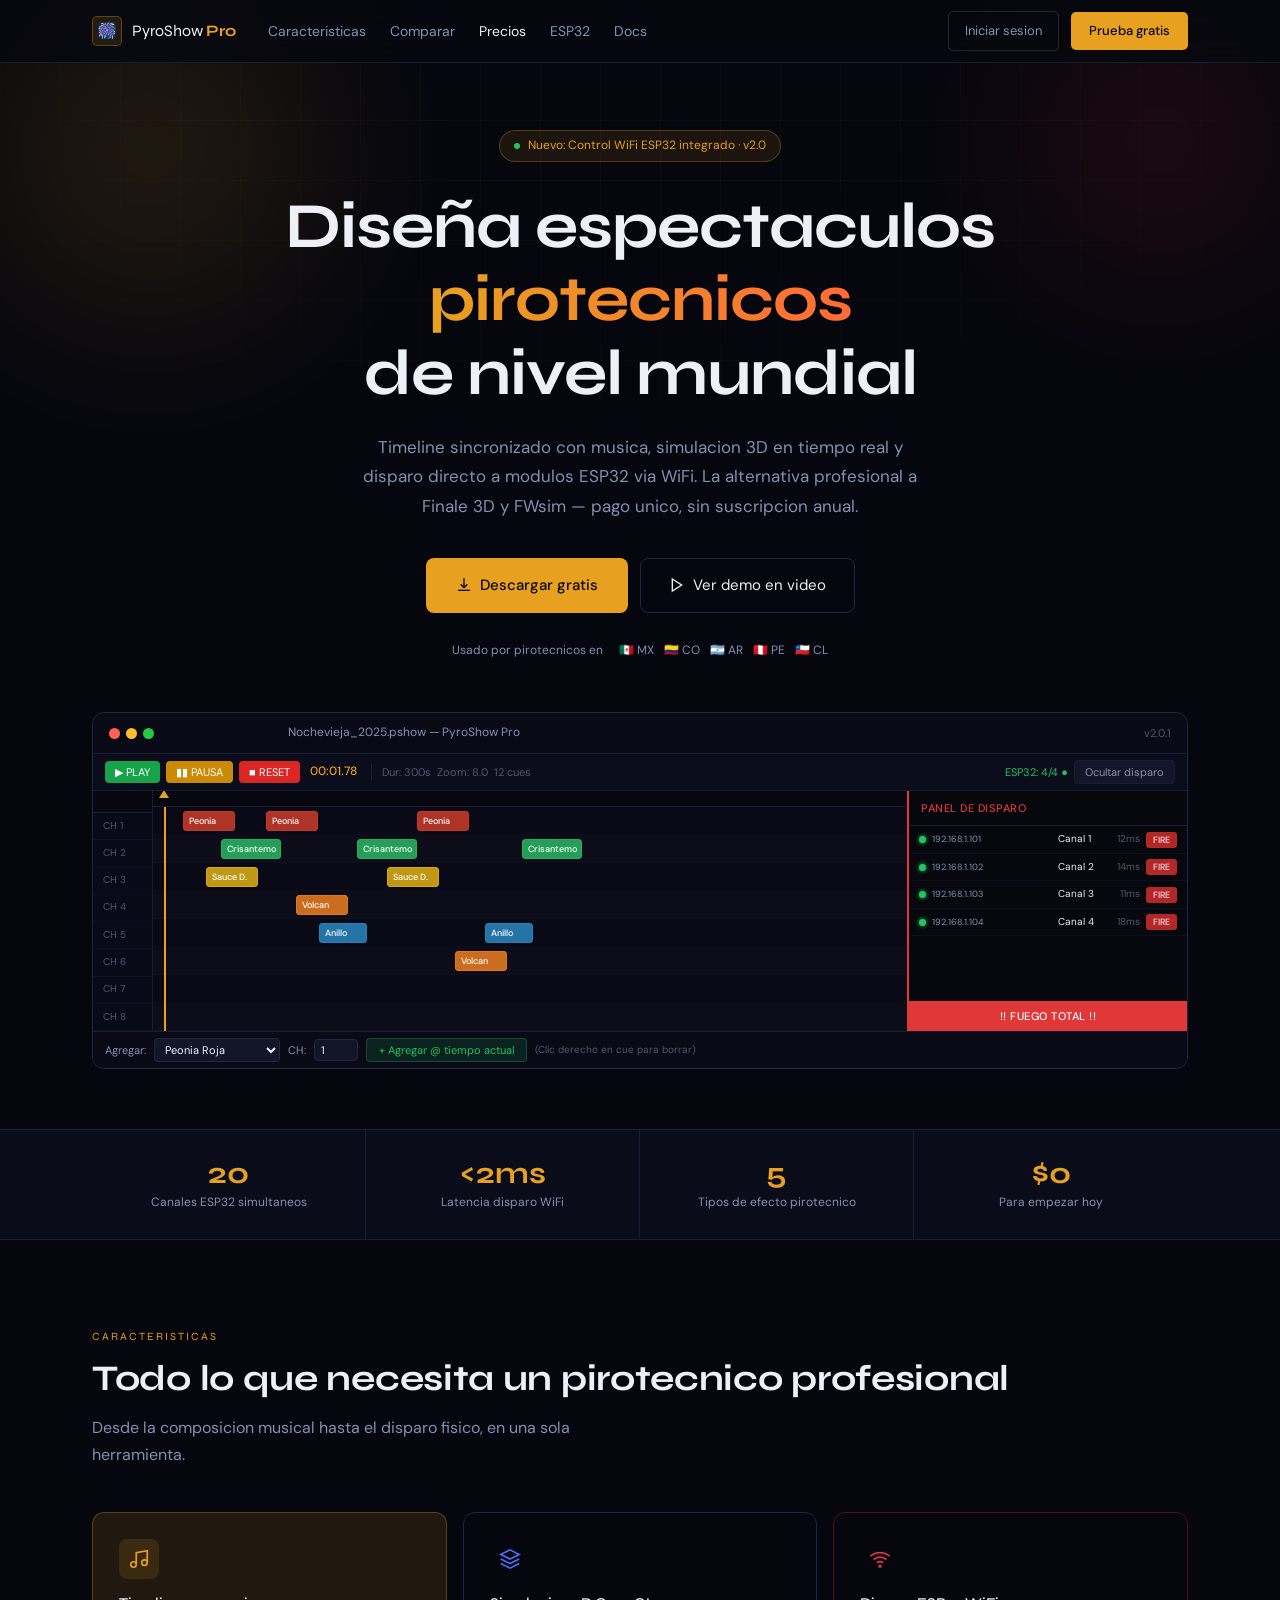
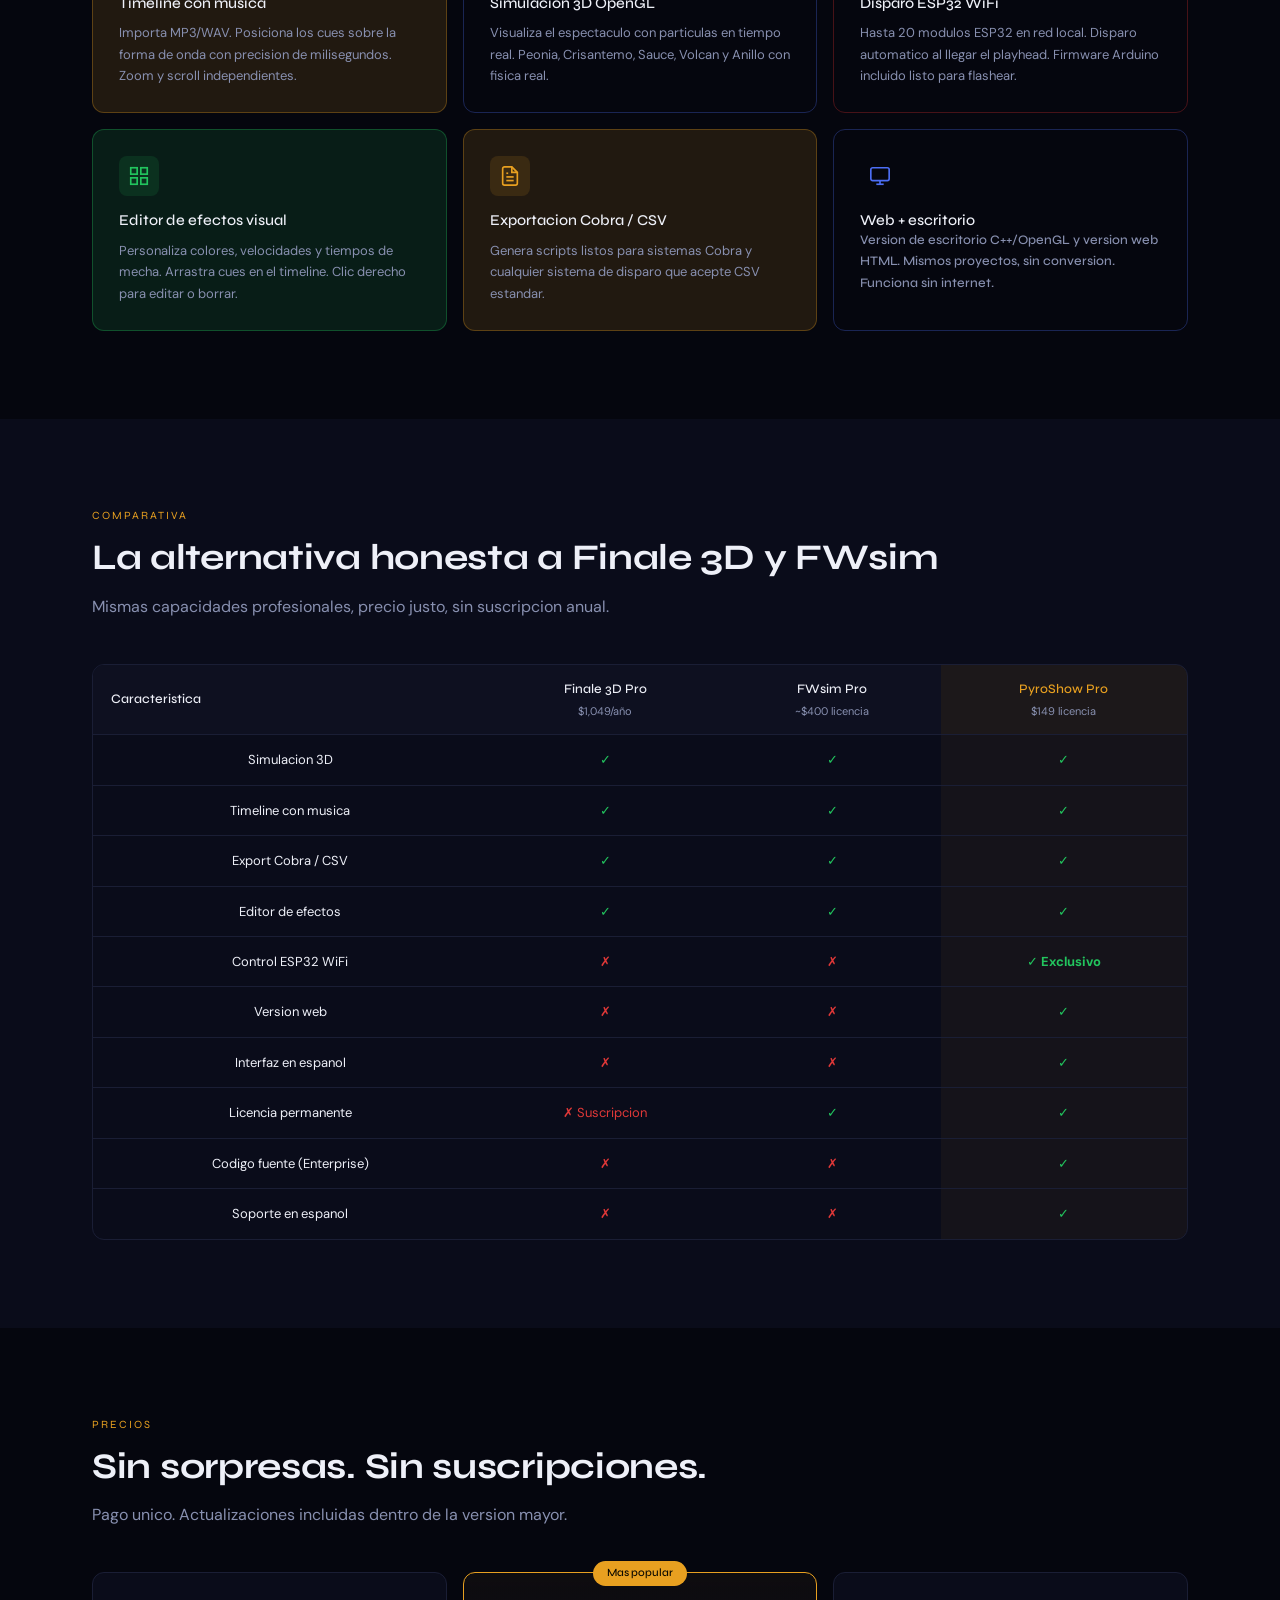
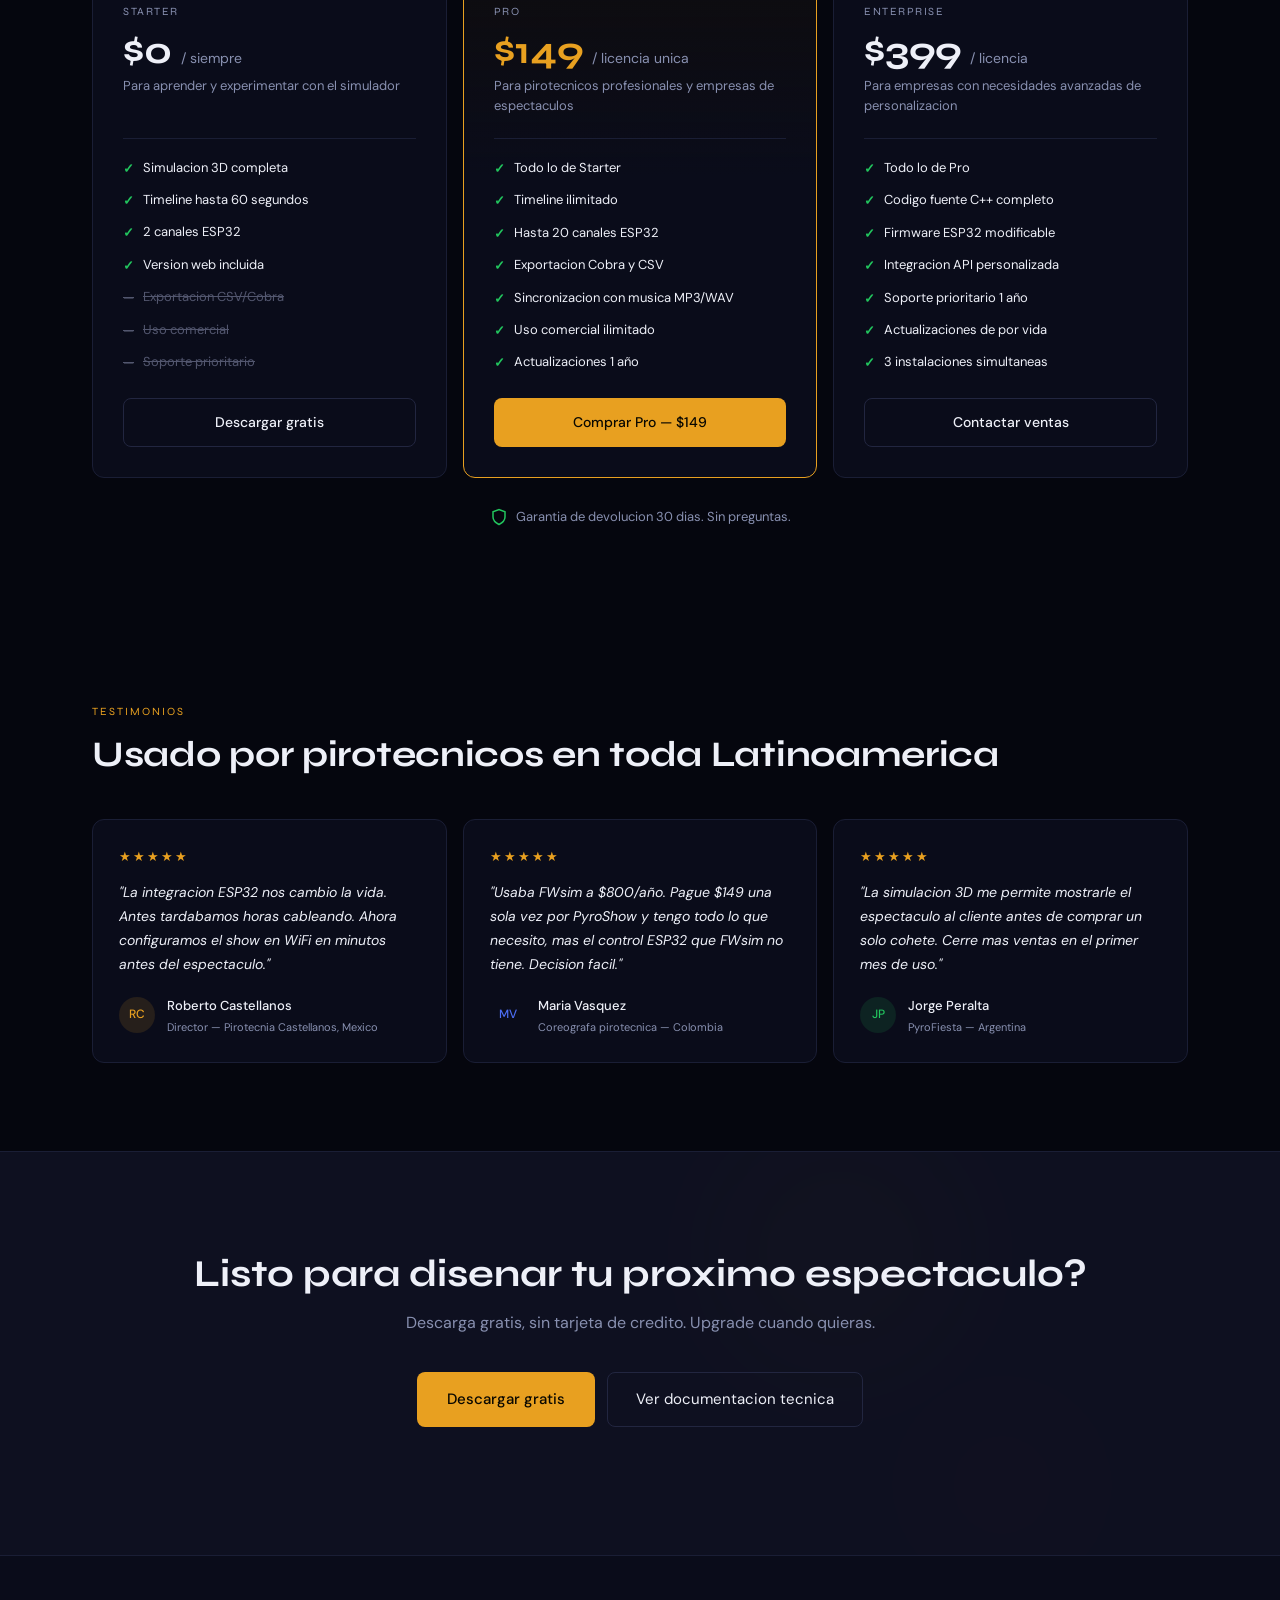
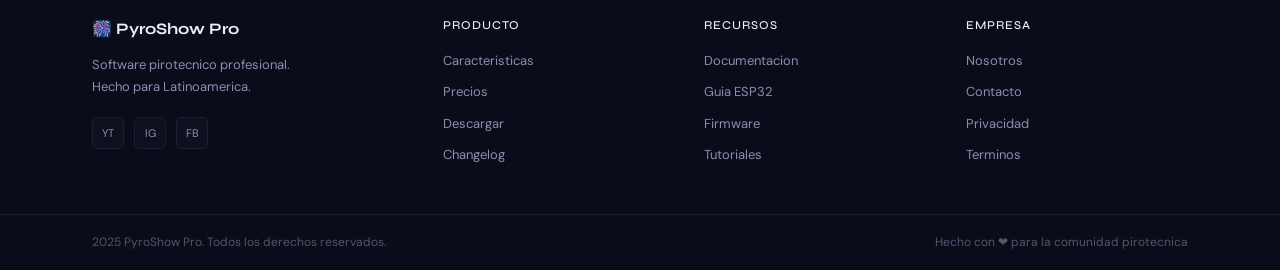
<file: index.html>
<!DOCTYPE html>
<html lang="es">
<head>
  <meta charset="UTF-8" />
  <meta name="viewport" content="width=device-width, initial-scale=1.0" />
  <title>PyroShow Pro — Software Pirotecnico Profesional</title>
  <meta name="description" content="Software para diseño y sincronizacion de espectaculos pirotecnicos. Timeline con musica, simulacion 3D y disparo ESP32 via WiFi." />
  <link rel="stylesheet" href="css/variables.css" />
  <link rel="stylesheet" href="css/base.css" />
  <link rel="stylesheet" href="css/nav.css" />
  <link rel="stylesheet" href="css/hero.css" />
  <link rel="stylesheet" href="css/sections.css" />
  <link rel="stylesheet" href="css/pricing.css" />
  <link rel="stylesheet" href="css/footer.css" />
  <link rel="stylesheet" href="css/animations.css" />
  <link rel="preconnect" href="https://fonts.googleapis.com" />
  <link href="https://fonts.googleapis.com/css2?family=Syne:wght@400;500;700&family=DM+Sans:wght@300;400;500&display=swap" rel="stylesheet" />
</head>
<body>

  <!-- ===================== NAV ===================== -->
  <nav class="nav" id="nav">
    <div class="nav-inner">
      <a href="index.html" class="nav-logo">
        <span class="nav-logo-icon">&#127878;</span>
        <span>PyroShow <strong>Pro</strong></span>
      </a>
      <ul class="nav-links" id="navLinks">
        <li><a href="#features">Caracteristicas</a></li>
        <li><a href="#compare">Comparar</a></li>
        <li><a href="#pricing">Precios</a></li>
        <li><a href="pages/esp32.html">ESP32</a></li>
        <li><a href="pages/download.html">Docs</a></li>
      </ul>
      <div class="nav-actions">
        <a href="pages/auth.html" class="btn-ghost">Iniciar sesion</a>
        <a href="#pricing" class="btn-cta">Prueba gratis</a>
      </div>
      <button class="nav-hamburger" id="hamburger" aria-label="Menu">
        <span></span><span></span><span></span>
      </button>
    </div>
  </nav>

  <!-- ===================== HERO ===================== -->
  <section class="hero">
    <div class="hero-bg">
      <div class="hero-orb hero-orb-1"></div>
      <div class="hero-orb hero-orb-2"></div>
      <div class="hero-grid"></div>
    </div>
    <div class="container">
      <div class="hero-badge fade-up">
        <span class="badge-dot"></span>
        Nuevo: Control WiFi ESP32 integrado · v2.0
      </div>
      <h1 class="hero-title fade-up">
        Diseña espectaculos<br>
        <span class="gradient-text">pirotecnicos</span><br>
        de nivel mundial
      </h1>
      <p class="hero-sub fade-up">
        Timeline sincronizado con musica, simulacion 3D en tiempo real y
        disparo directo a modulos ESP32 via WiFi. La alternativa profesional
        a Finale 3D y FWsim — pago unico, sin suscripcion anual.
      </p>
      <div class="hero-actions fade-up">
        <a href="#pricing" class="btn-primary btn-large">
          <svg width="16" height="16" viewBox="0 0 24 24" fill="none" stroke="currentColor" stroke-width="2"><path d="M12 2L12 16M12 16L7 11M12 16L17 11"/><path d="M3 20h18"/></svg>
          Descargar gratis
        </a>
        <a href="pages/app.html" class="btn-outline btn-large">
          <svg width="16" height="16" viewBox="0 0 24 24" fill="none" stroke="currentColor" stroke-width="2"><polygon points="5,3 19,12 5,21"/></svg>
          Ver demo en video
        </a>
      </div>
      <div class="hero-trust fade-up">
        <span>Usado por pirotecnicos en</span>
        <div class="trust-flags">
          <span>&#127474;&#127485; MX</span>
          <span>&#127464;&#127476; CO</span>
          <span>&#127462;&#127479; AR</span>
          <span>&#127477;&#127466; PE</span>
          <span>&#127464;&#127473; CL</span>
        </div>
      </div>
    </div>

    <!-- Preview del software -->
    <div class="hero-preview fade-up container">
      <div class="app-frame">
        <div class="app-titlebar">
          <div class="app-dots">
            <span class="dot red"></span>
            <span class="dot yellow"></span>
            <span class="dot green"></span>
          </div>
          <span class="app-filename">Nochevieja_2025.pshow — PyroShow Pro</span>
          <div style="flex:1"></div>
          <span class="app-ver">v2.0.1</span>
        </div>
        <div class="app-toolbar">
          <button class="tb-btn tb-play">&#9654; PLAY</button>
          <button class="tb-btn tb-pause">&#9646;&#9646; PAUSA</button>
          <button class="tb-btn tb-reset">&#9632; RESET</button>
          <span class="tb-time" id="demoTime">00:00.00</span>
          <span class="tb-sep"></span>
          <span class="tb-info">Dur: 300s</span>
          <span class="tb-info">Zoom: 8.0</span>
          <span class="tb-info">12 cues</span>
          <div style="flex:1"></div>
          <span class="tb-esp" id="espStatus">ESP32: 4/4 &#9679;</span>
          <button class="tb-btn tb-ocultar">Ocultar disparo</button>
        </div>
        <div class="app-timeline">
          <div class="tl-labels">
            <div class="tl-corner"></div>
            <div class="tl-label" data-ch="1">CH 1</div>
            <div class="tl-label" data-ch="2">CH 2</div>
            <div class="tl-label" data-ch="3">CH 3</div>
            <div class="tl-label" data-ch="4">CH 4</div>
            <div class="tl-label" data-ch="5">CH 5</div>
            <div class="tl-label" data-ch="6">CH 6</div>
            <div class="tl-label" data-ch="7">CH 7</div>
            <div class="tl-label" data-ch="8">CH 8</div>
          </div>
          <div class="tl-content" id="tlContent">
            <div class="tl-ruler" id="tlRuler"></div>
            <div class="tl-tracks" id="tlTracks">
              <!-- 8 tracks -->
              <div class="tl-track" data-ch="1"></div>
              <div class="tl-track" data-ch="2"></div>
              <div class="tl-track" data-ch="3"></div>
              <div class="tl-track" data-ch="4"></div>
              <div class="tl-track" data-ch="5"></div>
              <div class="tl-track" data-ch="6"></div>
              <div class="tl-track" data-ch="7"></div>
              <div class="tl-track" data-ch="8"></div>
              <!-- Cues -->
              <div class="cue cue-red"   style="left:4%;top:4px;width:52px">Peonia</div>
              <div class="cue cue-green" style="left:9%;top:32px;width:60px">Crisantemo</div>
              <div class="cue cue-gold"  style="left:7%;top:60px;width:52px">Sauce D.</div>
              <div class="cue cue-red"   style="left:15%;top:4px;width:52px">Peonia</div>
              <div class="cue cue-orange"style="left:19%;top:88px;width:52px">Volcan</div>
              <div class="cue cue-blue"  style="left:22%;top:116px;width:48px">Anillo</div>
              <div class="cue cue-green" style="left:27%;top:32px;width:60px">Crisantemo</div>
              <div class="cue cue-gold"  style="left:31%;top:60px;width:52px">Sauce D.</div>
              <div class="cue cue-red"   style="left:35%;top:4px;width:52px">Peonia</div>
              <div class="cue cue-orange"style="left:40%;top:144px;width:52px">Volcan</div>
              <div class="cue cue-blue"  style="left:44%;top:116px;width:48px">Anillo</div>
              <div class="cue cue-green" style="left:49%;top:32px;width:60px">Crisantemo</div>
              <!-- Playhead animado -->
              <div class="tl-playhead" id="demoPlayhead"></div>
            </div>
          </div>
          <div class="tl-esp-panel">
            <div class="esp-header">PANEL DE DISPARO</div>
            <div class="esp-list" id="espList">
              <div class="esp-row"><span class="esp-led esp-ok"></span><span class="esp-ip">192.168.1.101</span><span class="esp-name">Canal 1</span><span class="esp-ms">12ms</span><button class="esp-fire" data-ch="0">FIRE</button></div>
              <div class="esp-row"><span class="esp-led esp-ok"></span><span class="esp-ip">192.168.1.102</span><span class="esp-name">Canal 2</span><span class="esp-ms">14ms</span><button class="esp-fire" data-ch="1">FIRE</button></div>
              <div class="esp-row"><span class="esp-led esp-ok"></span><span class="esp-ip">192.168.1.103</span><span class="esp-name">Canal 3</span><span class="esp-ms">11ms</span><button class="esp-fire" data-ch="2">FIRE</button></div>
              <div class="esp-row"><span class="esp-led esp-ok"></span><span class="esp-ip">192.168.1.104</span><span class="esp-name">Canal 4</span><span class="esp-ms">18ms</span><button class="esp-fire" data-ch="3">FIRE</button></div>
            </div>
            <button class="esp-fire-all" id="fireAll">!! FUEGO TOTAL !!</button>
          </div>
        </div>
        <div class="app-addbar">
          <span class="addbar-lbl">Agregar:</span>
          <select class="addbar-select">
            <option>Peonia Roja</option>
            <option>Crisantemo Verde</option>
            <option>Sauce Dorado</option>
            <option>Volcan Dorado</option>
            <option>Anillo Azul</option>
          </select>
          <span class="addbar-lbl">CH:</span>
          <input type="number" class="addbar-ch" value="1" min="1" max="20" />
          <button class="addbar-btn">+ Agregar @ tiempo actual</button>
          <span class="addbar-hint">(Clic derecho en cue para borrar)</span>
        </div>
      </div>
    </div>
  </section>

  <!-- ===================== STATS ===================== -->
  <section class="stats-bar">
    <div class="container stats-grid">
      <div class="stat">
        <div class="stat-num">20</div>
        <div class="stat-lbl">Canales ESP32 simultaneos</div>
      </div>
      <div class="stat">
        <div class="stat-num">&lt;2ms</div>
        <div class="stat-lbl">Latencia disparo WiFi</div>
      </div>
      <div class="stat">
        <div class="stat-num">5</div>
        <div class="stat-lbl">Tipos de efecto pirotecnico</div>
      </div>
      <div class="stat">
        <div class="stat-num">$0</div>
        <div class="stat-lbl">Para empezar hoy</div>
      </div>
    </div>
  </section>

  <!-- ===================== FEATURES ===================== -->
  <section class="section features-section" id="features">
    <div class="container">
      <div class="section-label">Caracteristicas</div>
      <h2 class="section-title">Todo lo que necesita un pirotecnico profesional</h2>
      <p class="section-sub">Desde la composicion musical hasta el disparo fisico, en una sola herramienta.</p>
      <div class="features-grid">

        <div class="feat-card feat-gold">
          <div class="feat-icon">
            <svg width="22" height="22" viewBox="0 0 24 24" fill="none" stroke="currentColor" stroke-width="1.8"><path d="M9 18V5l12-2v13"/><circle cx="6" cy="18" r="3"/><circle cx="18" cy="16" r="3"/></svg>
          </div>
          <h3>Timeline con musica</h3>
          <p>Importa MP3/WAV. Posiciona los cues sobre la forma de onda con precision de milisegundos. Zoom y scroll independientes.</p>
        </div>

        <div class="feat-card feat-blue">
          <div class="feat-icon">
            <svg width="22" height="22" viewBox="0 0 24 24" fill="none" stroke="currentColor" stroke-width="1.8"><path d="M12 2L2 7l10 5 10-5-10-5zM2 17l10 5 10-5M2 12l10 5 10-5"/></svg>
          </div>
          <h3>Simulacion 3D OpenGL</h3>
          <p>Visualiza el espectaculo con particulas en tiempo real. Peonia, Crisantemo, Sauce, Volcan y Anillo con fisica real.</p>
        </div>

        <div class="feat-card feat-red">
          <div class="feat-icon">
            <svg width="22" height="22" viewBox="0 0 24 24" fill="none" stroke="currentColor" stroke-width="1.8"><path d="M5 12.55a11 11 0 0 1 14.08 0"/><path d="M1.42 9a16 16 0 0 1 21.16 0"/><path d="M8.53 16.11a6 6 0 0 1 6.95 0"/><circle cx="12" cy="20" r="1"/></svg>
          </div>
          <h3>Disparo ESP32 WiFi</h3>
          <p>Hasta 20 modulos ESP32 en red local. Disparo automatico al llegar el playhead. Firmware Arduino incluido listo para flashear.</p>
        </div>

        <div class="feat-card feat-green">
          <div class="feat-icon">
            <svg width="22" height="22" viewBox="0 0 24 24" fill="none" stroke="currentColor" stroke-width="1.8"><rect x="3" y="3" width="7" height="7"/><rect x="14" y="3" width="7" height="7"/><rect x="14" y="14" width="7" height="7"/><rect x="3" y="14" width="7" height="7"/></svg>
          </div>
          <h3>Editor de efectos visual</h3>
          <p>Personaliza colores, velocidades y tiempos de mecha. Arrastra cues en el timeline. Clic derecho para editar o borrar.</p>
        </div>

        <div class="feat-card feat-gold">
          <div class="feat-icon">
            <svg width="22" height="22" viewBox="0 0 24 24" fill="none" stroke="currentColor" stroke-width="1.8"><path d="M14 2H6a2 2 0 0 0-2 2v16a2 2 0 0 0 2 2h12a2 2 0 0 0 2-2V8z"/><polyline points="14 2 14 8 20 8"/><line x1="16" y1="13" x2="8" y2="13"/><line x1="16" y1="17" x2="8" y2="17"/><polyline points="10 9 9 9 8 9"/></svg>
          </div>
          <h3>Exportacion Cobra / CSV</h3>
          <p>Genera scripts listos para sistemas Cobra y cualquier sistema de disparo que acepte CSV estandar.</p>
        </div>

        <div class="feat-card feat-blue">
          <div class="feat-icon">
            <svg width="22" height="22" viewBox="0 0 24 24" fill="none" stroke="currentColor" stroke-width="1.8"><rect x="2" y="3" width="20" height="14" rx="2"/><line x1="8" y1="21" x2="16" y2="21"/><line x1="12" y1="17" x2="12" y2="21"/></svg>
          </div>
          <h3>Web + escritorio</html>
          <p>Version de escritorio C++/OpenGL y version web HTML. Mismos proyectos, sin conversion. Funciona sin internet.</p>
        </div>

      </div>
    </div>
  </section>

  <!-- ===================== COMPARE ===================== -->
  <section class="section compare-section" id="compare">
    <div class="container">
      <div class="section-label">Comparativa</div>
      <h2 class="section-title">La alternativa honesta a Finale 3D y FWsim</h2>
      <p class="section-sub">Mismas capacidades profesionales, precio justo, sin suscripcion anual.</p>

      <div class="compare-table-wrap">
        <table class="compare-table">
          <thead>
            <tr>
              <th class="compare-feature-col">Caracteristica</th>
              <th>Finale 3D Pro<br><span class="th-price">$1,049/año</span></th>
              <th>FWsim Pro<br><span class="th-price">~$400 licencia</span></th>
              <th class="th-highlight">PyroShow Pro<br><span class="th-price">$149 licencia</span></th>
            </tr>
          </thead>
          <tbody>
            <tr><td>Simulacion 3D</td><td class="chk">&#10003;</td><td class="chk">&#10003;</td><td class="chk hl">&#10003;</td></tr>
            <tr><td>Timeline con musica</td><td class="chk">&#10003;</td><td class="chk">&#10003;</td><td class="chk hl">&#10003;</td></tr>
            <tr><td>Export Cobra / CSV</td><td class="chk">&#10003;</td><td class="chk">&#10003;</td><td class="chk hl">&#10003;</td></tr>
            <tr><td>Editor de efectos</td><td class="chk">&#10003;</td><td class="chk">&#10003;</td><td class="chk hl">&#10003;</td></tr>
            <tr><td>Control ESP32 WiFi</td><td class="xmark">&#10007;</td><td class="xmark">&#10007;</td><td class="chk hl">&#10003; <strong>Exclusivo</strong></td></tr>
            <tr><td>Version web</td><td class="xmark">&#10007;</td><td class="xmark">&#10007;</td><td class="chk hl">&#10003;</td></tr>
            <tr><td>Interfaz en espanol</td><td class="xmark">&#10007;</td><td class="xmark">&#10007;</td><td class="chk hl">&#10003;</td></tr>
            <tr><td>Licencia permanente</td><td class="xmark">&#10007; Suscripcion</td><td class="chk">&#10003;</td><td class="chk hl">&#10003;</td></tr>
            <tr><td>Codigo fuente (Enterprise)</td><td class="xmark">&#10007;</td><td class="xmark">&#10007;</td><td class="chk hl">&#10003;</td></tr>
            <tr><td>Soporte en espanol</td><td class="xmark">&#10007;</td><td class="xmark">&#10007;</td><td class="chk hl">&#10003;</td></tr>
          </tbody>
        </table>
      </div>
    </div>
  </section>

  <!-- ===================== PRICING ===================== -->
  <section class="section pricing-section" id="pricing">
    <div class="container">
      <div class="section-label">Precios</div>
      <h2 class="section-title">Sin sorpresas. Sin suscripciones.</h2>
      <p class="section-sub">Pago unico. Actualizaciones incluidas dentro de la version mayor.</p>

      <div class="pricing-grid">

        <div class="price-card">
          <div class="price-tier">Starter</div>
          <div class="price-amount">$0 <span>/ siempre</span></div>
          <div class="price-desc">Para aprender y experimentar con el simulador</div>
          <ul class="price-features">
            <li class="chk-feat">Simulacion 3D completa</li>
            <li class="chk-feat">Timeline hasta 60 segundos</li>
            <li class="chk-feat">2 canales ESP32</li>
            <li class="chk-feat">Version web incluida</li>
            <li class="no-feat">Exportacion CSV/Cobra</li>
            <li class="no-feat">Uso comercial</li>
            <li class="no-feat">Soporte prioritario</li>
          </ul>
          <a href="pages/download.html" class="price-btn">Descargar gratis</a>
        </div>

        <div class="price-card popular">
          <div class="popular-badge">Mas popular</div>
          <div class="price-tier">Pro</div>
          <div class="price-amount gold">$149 <span>/ licencia unica</span></div>
          <div class="price-desc">Para pirotecnicos profesionales y empresas de espectaculos</div>
          <ul class="price-features">
            <li class="chk-feat">Todo lo de Starter</li>
            <li class="chk-feat">Timeline ilimitado</li>
            <li class="chk-feat">Hasta 20 canales ESP32</li>
            <li class="chk-feat">Exportacion Cobra y CSV</li>
            <li class="chk-feat">Sincronizacion con musica MP3/WAV</li>
            <li class="chk-feat">Uso comercial ilimitado</li>
            <li class="chk-feat">Actualizaciones 1 año</li>
          </ul>
          <a href="pages/checkout.html?plan=pro" class="price-btn gold-btn">Comprar Pro — $149</a>
        </div>

        <div class="price-card">
          <div class="price-tier">Enterprise</div>
          <div class="price-amount">$399 <span>/ licencia</span></div>
          <div class="price-desc">Para empresas con necesidades avanzadas de personalizacion</div>
          <ul class="price-features">
            <li class="chk-feat">Todo lo de Pro</li>
            <li class="chk-feat">Codigo fuente C++ completo</li>
            <li class="chk-feat">Firmware ESP32 modificable</li>
            <li class="chk-feat">Integracion API personalizada</li>
            <li class="chk-feat">Soporte prioritario 1 año</li>
            <li class="chk-feat">Actualizaciones de por vida</li>
            <li class="chk-feat">3 instalaciones simultaneas</li>
          </ul>
          <a href="pages/contact.html?plan=enterprise" class="price-btn">Contactar ventas</a>
        </div>

      </div>

      <div class="pricing-guarantee">
        <svg width="18" height="18" viewBox="0 0 24 24" fill="none" stroke="currentColor" stroke-width="2"><path d="M12 22s8-4 8-10V5l-8-3-8 3v7c0 6 8 10 8 10z"/></svg>
        Garantia de devolucion 30 dias. Sin preguntas.
      </div>
    </div>
  </section>

  <!-- ===================== TESTIMONIALS ===================== -->
  <section class="section testi-section">
    <div class="container">
      <div class="section-label">Testimonios</div>
      <h2 class="section-title">Usado por pirotecnicos en toda Latinoamerica</h2>
      <div class="testi-grid">
        <div class="testi-card">
          <div class="testi-stars">&#9733;&#9733;&#9733;&#9733;&#9733;</div>
          <blockquote>"La integracion ESP32 nos cambio la vida. Antes tardabamos horas cableando. Ahora configuramos el show en WiFi en minutos antes del espectaculo."</blockquote>
          <div class="testi-author">
            <div class="testi-avatar av-gold">RC</div>
            <div>
              <div class="testi-name">Roberto Castellanos</div>
              <div class="testi-role">Director — Pirotecnia Castellanos, Mexico</div>
            </div>
          </div>
        </div>
        <div class="testi-card">
          <div class="testi-stars">&#9733;&#9733;&#9733;&#9733;&#9733;</div>
          <blockquote>"Usaba FWsim a $800/año. Pague $149 una sola vez por PyroShow y tengo todo lo que necesito, mas el control ESP32 que FWsim no tiene. Decision facil."</blockquote>
          <div class="testi-author">
            <div class="testi-avatar av-blue">MV</div>
            <div>
              <div class="testi-name">Maria Vasquez</div>
              <div class="testi-role">Coreografa pirotecnica — Colombia</div>
            </div>
          </div>
        </div>
        <div class="testi-card">
          <div class="testi-stars">&#9733;&#9733;&#9733;&#9733;&#9733;</div>
          <blockquote>"La simulacion 3D me permite mostrarle el espectaculo al cliente antes de comprar un solo cohete. Cerre mas ventas en el primer mes de uso."</blockquote>
          <div class="testi-author">
            <div class="testi-avatar av-green">JP</div>
            <div>
              <div class="testi-name">Jorge Peralta</div>
              <div class="testi-role">PyroFiesta — Argentina</div>
            </div>
          </div>
        </div>
      </div>
    </div>
  </section>

  <!-- ===================== CTA FINAL ===================== -->
  <section class="cta-section">
    <div class="cta-bg">
      <div class="hero-orb cta-orb-1"></div>
      <div class="hero-orb cta-orb-2"></div>
    </div>
    <div class="container cta-inner">
      <h2>Listo para disenar tu proximo espectaculo?</h2>
      <p>Descarga gratis, sin tarjeta de credito. Upgrade cuando quieras.</p>
      <div class="hero-actions">
        <a href="pages/download.html" class="btn-primary btn-large">Descargar gratis</a>
        <a href="pages/download.html" class="btn-outline btn-large">Ver documentacion tecnica</a>
      </div>
    </div>
  </section>

  <!-- ===================== FOOTER ===================== -->
  <footer class="footer">
    <div class="container footer-inner">
      <div class="footer-brand">
        <div class="footer-logo">&#127878; PyroShow Pro</div>
        <p class="footer-tagline">Software pirotecnico profesional.<br>Hecho para Latinoamerica.</p>
        <div class="footer-social">
          <a href="#" aria-label="YouTube">YT</a>
          <a href="#" aria-label="Instagram">IG</a>
          <a href="#" aria-label="Facebook">FB</a>
        </div>
      </div>
      <div class="footer-col">
        <div class="footer-col-title">Producto</div>
        <a href="#features">Caracteristicas</a>
        <a href="#pricing">Precios</a>
        <a href="pages/download.html">Descargar</a>
        <a href="pages/changelog.html">Changelog</a>
      </div>
      <div class="footer-col">
        <div class="footer-col-title">Recursos</div>
        <a href="pages/download.html">Documentacion</a>
        <a href="pages/esp32.html">Guia ESP32</a>
        <a href="pages/firmware.html">Firmware</a>
        <a href="pages/tutorials.html">Tutoriales</a>
      </div>
      <div class="footer-col">
        <div class="footer-col-title">Empresa</div>
        <a href="pages/about.html">Nosotros</a>
        <a href="pages/contact.html">Contacto</a>
        <a href="pages/privacy.html">Privacidad</a>
        <a href="pages/terms.html">Terminos</a>
      </div>
    </div>
    <div class="footer-bottom">
      <div class="container">
        <span>2025 PyroShow Pro. Todos los derechos reservados.</span>
        <span>Hecho con &#10084; para la comunidad pirotecnica</span>
      </div>
    </div>
  </footer>

  <script src="js/nav.js"></script>
  <script src="js/demo.js"></script>
  <script src="js/animations.js"></script>
</body>
</html>
</file>
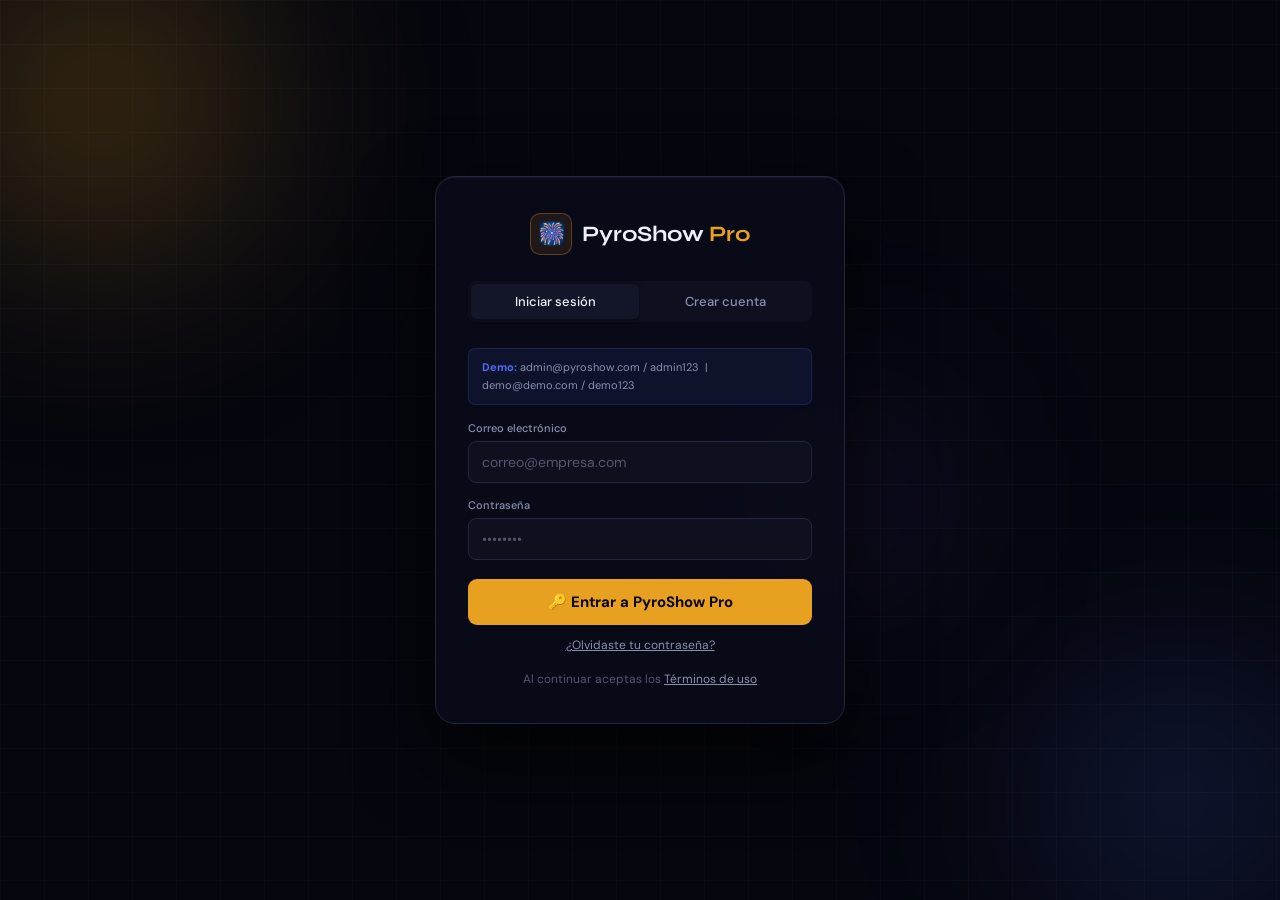
<file: pages/admin.html>
<!DOCTYPE html>
<html lang="es">
<head>
<meta charset="UTF-8"/>
<meta name="viewport" content="width=device-width,initial-scale=1.0"/>
<title>PyroShow Pro — Panel Admin</title>
<link rel="preconnect" href="https://fonts.googleapis.com"/>
<link href="https://fonts.googleapis.com/css2?family=Syne:wght@500;700&family=DM+Sans:wght@300;400;500&family=JetBrains+Mono:wght@400&display=swap" rel="stylesheet"/>
<style>
*,*::before,*::after{box-sizing:border-box;margin:0;padding:0}
:root{
  --bg:#05060e;--s1:#0a0c1a;--s2:#0e1020;--s3:#131628;
  --b1:#1a1e35;--b2:#222640;--b3:#2e3358;
  --gold:#e8a020;--gold2:#f5c842;--golddim:rgba(232,160,32,.10);
  --green:#22c55e;--greendim:rgba(34,197,94,.10);
  --red:#e03838;--reddim:rgba(224,56,56,.10);
  --blue:#4d6ef5;--bluedim:rgba(77,110,245,.10);
  --purple:#8b5cf6;--purpledim:rgba(139,92,246,.10);
  --text:#eef0f8;--m1:#8890b0;--m2:#52566e;
}
body{background:var(--bg);color:var(--text);font-family:'DM Sans',sans-serif;font-size:14px;-webkit-font-smoothing:antialiased}
a{color:inherit;text-decoration:none}
button{font-family:'DM Sans',sans-serif;cursor:pointer}
input,select{font-family:'DM Sans',sans-serif}

/* NAV */
nav{height:54px;background:rgba(5,6,14,.96);border-bottom:1px solid var(--b1);display:flex;align-items:center;padding:0 24px;gap:14px;position:sticky;top:0;z-index:100;backdrop-filter:blur(12px)}
.nl{display:flex;align-items:center;gap:8px;font-family:'Syne',sans-serif;font-size:15px}
.nl-icon{width:28px;height:28px;background:var(--golddim);border:1px solid rgba(232,160,32,.3);border-radius:6px;display:flex;align-items:center;justify-content:center}
.nl strong{color:var(--gold)}
.admin-badge{background:rgba(224,56,56,.15);border:1px solid rgba(224,56,56,.3);color:var(--red);font-size:10px;font-weight:700;padding:2px 8px;border-radius:4px;letter-spacing:.5px}
.nav-r{margin-left:auto;display:flex;align-items:center;gap:10px}
.nav-r span{font-size:12px;color:var(--m1);background:var(--s2);border:1px solid var(--b1);border-radius:5px;padding:4px 10px}
.nbtn{padding:5px 12px;border-radius:6px;font-size:12px;border:1px solid var(--b2);color:var(--m1);background:none;transition:all .14s}
.nbtn:hover{color:var(--text);border-color:var(--b3)}
.nbtn.app{border-color:rgba(232,160,32,.4);color:var(--gold)}
.nbtn.out{border-color:rgba(224,56,56,.3);color:var(--red)}

/* LAYOUT */
.wrap{display:flex;min-height:calc(100vh - 54px)}

/* SIDEBAR */
.sb{width:210px;flex-shrink:0;border-right:1px solid var(--b1);padding:16px 0;position:sticky;top:54px;height:calc(100vh - 54px);overflow-y:auto}
.sb-sect{font-size:9px;color:var(--m2);text-transform:uppercase;letter-spacing:1.2px;padding:12px 16px 5px;margin-top:4px}
.sb-item{display:flex;align-items:center;gap:9px;padding:9px 16px;font-size:13px;color:var(--m1);cursor:pointer;transition:all .14s;border-left:2px solid transparent}
.sb-item:hover{color:var(--text);background:rgba(255,255,255,.03)}
.sb-item.on{color:var(--text);border-left-color:var(--gold);background:rgba(232,160,32,.06)}
.sb-icon{width:15px;text-align:center;font-size:14px}

/* MAIN */
.main{flex:1;padding:26px 30px;min-width:0}

/* STATS */
.stats{display:grid;grid-template-columns:repeat(4,1fr);gap:12px;margin-bottom:26px}
.sc{background:var(--s1);border:1px solid var(--b1);border-radius:12px;padding:16px 18px}
.sc-lbl{font-size:10px;color:var(--m2);text-transform:uppercase;letter-spacing:.8px;margin-bottom:7px}
.sc-val{font-family:'Syne',sans-serif;font-size:26px;font-weight:700}
.sc-sub{font-size:11px;color:var(--m1);margin-top:3px}
.sc.gold .sc-val{color:var(--gold)}
.sc.green .sc-val{color:var(--green)}
.sc.blue .sc-val{color:var(--blue)}
.sc.purple .sc-val{color:var(--purple)}

/* SECTION */
.sec{display:none}.sec.on{display:block}
.sec-hdr{display:flex;align-items:center;justify-content:space-between;margin-bottom:16px;gap:12px;flex-wrap:wrap}
.sec-title{font-family:'Syne',sans-serif;font-size:17px;font-weight:600}
.sec-acts{display:flex;gap:8px}

/* SEARCH */
.search-row{display:flex;gap:8px;margin-bottom:14px;flex-wrap:wrap}
.si{flex:1;min-width:180px;background:var(--s2);border:1px solid var(--b2);color:var(--text);border-radius:7px;padding:8px 12px;font-size:13px;outline:none;transition:border-color .15s}
.si:focus{border-color:rgba(232,160,32,.45)}
.sf{background:var(--s2);border:1px solid var(--b2);color:var(--text);border-radius:7px;padding:8px 10px;font-size:12px;outline:none}

/* TABLA */
.tcard{background:var(--s1);border:1px solid var(--b1);border-radius:12px;overflow:hidden}
.utbl{width:100%;border-collapse:collapse;font-size:13px}
.utbl th{background:var(--s2);color:var(--m2);padding:10px 14px;text-align:left;border-bottom:1px solid var(--b1);font-size:10px;text-transform:uppercase;letter-spacing:.6px;font-weight:500;white-space:nowrap}
.utbl th.sort{cursor:pointer;user-select:none}
.utbl th.sort:hover{color:var(--m1)}
.utbl td{padding:11px 14px;border-bottom:1px solid rgba(26,30,53,.5);vertical-align:middle}
.utbl tr:last-child td{border-bottom:none}
.utbl tbody tr:hover td{background:rgba(255,255,255,.018)}
.uinfo{display:flex;align-items:center;gap:10px}
.uav{width:32px;height:32px;border-radius:50%;display:flex;align-items:center;justify-content:center;font-size:12px;font-weight:700;flex-shrink:0}
.uname{font-weight:500;font-size:13px}
.uemail{font-size:11px;color:var(--m2)}

/* BADGES */
.ptag{display:inline-flex;align-items:center;padding:3px 8px;border-radius:4px;font-size:10px;font-weight:600;letter-spacing:.4px;white-space:nowrap}
.p-free{background:rgba(82,86,110,.15);color:var(--m1);border:1px solid var(--b2)}
.p-hobby{background:var(--bluedim);color:var(--blue);border:1px solid rgba(77,110,245,.25)}
.p-pro{background:var(--golddim);color:var(--gold);border:1px solid rgba(232,160,32,.25)}
.p-enterprise{background:var(--purpledim);color:var(--purple);border:1px solid rgba(139,92,246,.25)}
.p-admin{background:var(--reddim);color:var(--red);border:1px solid rgba(224,56,56,.25)}
.stag{display:inline-flex;align-items:center;gap:5px;font-size:11px}
.sdot{width:7px;height:7px;border-radius:50%}
.s-on{background:var(--green);box-shadow:0 0 5px var(--green)}
.s-off{background:var(--m2)}
.chdot{font-family:'JetBrains Mono',monospace;font-size:11px;background:var(--s3);border:1px solid var(--b2);border-radius:4px;padding:2px 7px;color:var(--m1)}

/* ROW BTNS */
.rbts{display:flex;gap:4px;flex-wrap:nowrap}
.rb{padding:4px 8px;border-radius:4px;font-size:10px;border:1px solid var(--b2);color:var(--m1);background:none;transition:all .12s;white-space:nowrap}
.rb:hover{color:var(--text);border-color:var(--b3);background:var(--s2)}
.rb.edit{border-color:rgba(77,110,245,.3);color:var(--blue)}
.rb.plan{border-color:rgba(232,160,32,.3);color:var(--gold)}
.rb.pass{border-color:rgba(34,197,94,.3);color:var(--green)}
.rb.tog{border-color:rgba(139,92,246,.3);color:var(--purple)}
.rb.del{border-color:rgba(224,56,56,.3);color:var(--red)}
.rb.del:hover{background:var(--reddim)}

/* ACTION BTNS */
.abtn{padding:7px 14px;border-radius:7px;font-size:12px;font-weight:500;cursor:pointer;border:none;transition:all .14s}
.a-green{background:var(--greendim);color:var(--green);border:1px solid rgba(34,197,94,.3)}
.a-green:hover{background:rgba(34,197,94,.18)}
.a-gold{background:var(--golddim);color:var(--gold);border:1px solid rgba(232,160,32,.3)}
.a-gold:hover{background:rgba(232,160,32,.18)}
.a-blue{background:var(--bluedim);color:var(--blue);border:1px solid rgba(77,110,245,.3)}
.a-red{background:var(--reddim);color:var(--red);border:1px solid rgba(224,56,56,.3)}

/* MODAL */
.mov{position:fixed;inset:0;background:rgba(0,0,0,.78);z-index:1000;display:none;align-items:center;justify-content:center;padding:20px}
.mov.open{display:flex}
.mbox{background:var(--s1);border:1px solid var(--b2);border-radius:14px;padding:28px;width:100%;max-width:460px;max-height:90vh;overflow-y:auto}
.mbox::-webkit-scrollbar{width:4px}
.mbox::-webkit-scrollbar-thumb{background:var(--b2);border-radius:2px}
.mtitle{font-family:'Syne',sans-serif;font-size:17px;font-weight:600;margin-bottom:20px;display:flex;align-items:center;gap:10px}
.mfg{margin-bottom:14px}
.mfg label{display:block;font-size:11px;color:var(--m1);margin-bottom:5px}
.mfg input,.mfg select{width:100%;background:var(--s2);border:1px solid var(--b2);color:var(--text);border-radius:7px;padding:10px 12px;font-size:13px;outline:none;transition:border-color .15s}
.mfg input:focus,.mfg select:focus{border-color:rgba(232,160,32,.5)}
.mfg .hint{font-size:10px;color:var(--m2);margin-top:4px}
.mfoot{display:flex;gap:8px;justify-content:flex-end;margin-top:20px;padding-top:16px;border-top:1px solid var(--b1)}
.mcancel{padding:8px 16px;border-radius:7px;border:1px solid var(--b2);color:var(--m1);font-size:13px;background:none;cursor:pointer}
.mcancel:hover{color:var(--text)}
.msave{padding:8px 20px;border-radius:7px;background:var(--gold);color:#08060a;font-size:13px;font-weight:600;border:none;cursor:pointer}
.msave:hover{background:var(--gold2)}
.msave.danger{background:var(--red);color:#fff}
.msave.danger:hover{background:#ff3030}
.msave.green{background:var(--green)}

/* PLAN SELECTOR EN MODAL */
.plan-opts{display:grid;grid-template-columns:repeat(2,1fr);gap:8px;margin-top:6px}
.popt{background:var(--s2);border:1px solid var(--b2);border-radius:8px;padding:12px;cursor:pointer;transition:all .14s;position:relative}
.popt:hover{border-color:var(--b3)}
.popt.sel{border-color:rgba(232,160,32,.5);background:var(--golddim)}
.popt .pn{font-size:12px;font-weight:600;margin-bottom:3px}
.popt .pp{font-size:16px;font-weight:700;color:var(--gold);font-family:'Syne',sans-serif}
.popt .pc{font-size:10px;color:var(--m2);margin-top:2px}
.popt .pck{position:absolute;top:-5px;right:-5px;width:16px;height:16px;border-radius:50%;background:var(--gold);display:none;align-items:center;justify-content:center;font-size:9px;color:#08060a;font-weight:700}
.popt.sel .pck{display:flex}

/* LOGS */
.log-row{display:flex;align-items:center;gap:12px;padding:9px 16px;border-bottom:1px solid var(--b1);font-size:12px}
.log-row:last-child{border-bottom:none}
.log-time{font-family:'JetBrains Mono',monospace;font-size:10px;color:var(--m2);min-width:130px;flex-shrink:0}
.log-email{color:var(--m1);min-width:160px;flex-shrink:0;overflow:hidden;text-overflow:ellipsis}
.log-action{color:var(--text);flex:1}
.log-badge{flex-shrink:0}

/* INLINE ALERT */
.ialert{border-radius:7px;padding:10px 14px;font-size:12px;margin-bottom:14px;display:none;line-height:1.5}
.ialert.err{background:var(--reddim);border:1px solid rgba(224,56,56,.3);color:var(--red)}
.ialert.ok{background:var(--greendim);border:1px solid rgba(34,197,94,.3);color:var(--green)}
.ialert.show{display:block}

/* EMPTY */
.empty{padding:40px;text-align:center;color:var(--m2);font-size:13px}
.empty div{font-size:32px;margin-bottom:10px;opacity:.3}

@media(max-width:900px){.stats{grid-template-columns:1fr 1fr}.sb{display:none}}
@media(max-width:600px){.stats{grid-template-columns:1fr}}
</style>
</head>
<body>

<nav>
  <a href="app.html" class="nl"><div class="nl-icon">🎆</div>PyroShow <strong>Pro</strong></a>
  <span class="admin-badge">ADMIN</span>
  <div class="nav-r">
    <span id="nav-name">Admin</span>
    <button class="nbtn app" onclick="window.location.href='app.html'">🚀 Ir a la App</button>
    <button class="nbtn out" onclick="salir()">Salir</button>
  </div>
</nav>

<div class="wrap">
  <!-- SIDEBAR -->
  <div class="sb">
    <div class="sb-sect">Principal</div>
    <div class="sb-item on" id="si-users" onclick="ver('users')"><span class="sb-icon">👥</span>Usuarios</div>
    <div class="sb-item" id="si-plans" onclick="ver('plans')"><span class="sb-icon">💎</span>Planes y límites</div>
    <div class="sb-sect">Sistema</div>
    <div class="sb-item" id="si-logs" onclick="ver('logs')"><span class="sb-icon">📋</span>Registro accesos</div>
    <div class="sb-item" id="si-me" onclick="ver('me')"><span class="sb-icon">👤</span>Mi cuenta</div>
  </div>

  <div class="main">

    <!-- ESTADÍSTICAS -->
    <div class="stats" id="stats-row">
      <div class="sc gold"><div class="sc-lbl">Total usuarios</div><div class="sc-val" id="st-total">0</div><div class="sc-sub">registrados</div></div>
      <div class="sc green"><div class="sc-lbl">Pro / Enterprise</div><div class="sc-val" id="st-pro">0</div><div class="sc-sub">licencias activas</div></div>
      <div class="sc blue"><div class="sc-lbl">Hobbyist</div><div class="sc-val" id="st-hobby">0</div><div class="sc-sub">usuarios</div></div>
      <div class="sc purple"><div class="sc-lbl">Plan Gratis</div><div class="sc-val" id="st-free">0</div><div class="sc-sub">usuarios</div></div>
    </div>

    <!-- ── SECCIÓN USUARIOS ── -->
    <div class="sec on" id="sec-users">
      <div class="sec-hdr">
        <div class="sec-title">👥 Gestión de usuarios</div>
        <div class="sec-acts">
          <button class="abtn a-green" onclick="abrirNuevo()">+ Nuevo usuario</button>
          <button class="abtn a-gold" onclick="exportar()">⬇ CSV</button>
        </div>
      </div>
      <div class="search-row">
        <input class="si" id="q" placeholder="🔍 Buscar por nombre o correo..." oninput="renderTabla()"/>
        <select class="sf" id="fplan" onchange="renderTabla()">
          <option value="">Todos los planes</option>
          <option value="free">Gratis</option>
          <option value="hobby">Hobbyist</option>
          <option value="pro">Pro</option>
          <option value="enterprise">Enterprise</option>
        </select>
        <select class="sf" id="festado" onchange="renderTabla()">
          <option value="">Todos</option>
          <option value="1">Activos</option>
          <option value="0">Inactivos</option>
        </select>
      </div>
      <div class="tcard">
        <table class="utbl">
          <thead>
            <tr>
              <th class="sort" onclick="sortBy('nombre')">Usuario ↕</th>
              <th>Plan</th>
              <th>Canales</th>
              <th class="sort" onclick="sortBy('estado')">Estado ↕</th>
              <th class="sort" onclick="sortBy('creado')">Registro ↕</th>
              <th>Acciones</th>
            </tr>
          </thead>
          <tbody id="tbody"></tbody>
        </table>
      </div>
      <div id="tabla-info" style="font-size:11px;color:var(--m2);margin-top:8px"></div>
    </div>

    <!-- ── SECCIÓN PLANES ── -->
    <div class="sec" id="sec-plans">
      <div class="sec-title" style="margin-bottom:18px">💎 Configuración de planes y límites</div>
      <div style="display:grid;grid-template-columns:repeat(3,1fr);gap:14px;margin-bottom:24px">
        <div style="background:var(--s1);border:1px solid var(--b1);border-radius:12px;padding:20px">
          <div class="ptag p-free" style="margin-bottom:12px">Plan Gratis</div>
          <div style="font-family:'Syne',sans-serif;font-size:22px;font-weight:700;margin-bottom:14px">$0</div>
          <div style="font-size:12px;color:var(--m1);line-height:2">
            <div>✓ <strong style="color:var(--text)">1 canal</strong> de disparo</div>
            <div>✓ Simulación 3D completa</div>
            <div>✓ Timeline musical</div>
            <div style="color:var(--m2)">✗ Exportación CSV</div>
            <div style="color:var(--m2)">✗ Control ESP32</div>
            <div style="color:var(--m2)">✗ Grabación video</div>
          </div>
        </div>
        <div style="background:var(--s1);border:1px solid rgba(77,110,245,.3);border-radius:12px;padding:20px">
          <div class="ptag p-hobby" style="margin-bottom:12px">Hobbyist</div>
          <div style="font-family:'Syne',sans-serif;font-size:22px;font-weight:700;color:var(--blue);margin-bottom:14px">$49</div>
          <div style="font-size:12px;color:var(--m1);line-height:2">
            <div>✓ <strong style="color:var(--text)">10 canales</strong> de disparo</div>
            <div>✓ Todo lo del plan Gratis</div>
            <div>✓ Exportación CSV / Cobra</div>
            <div>✓ Control ESP32 WiFi</div>
            <div>✓ Grabación video .webm</div>
            <div style="color:var(--m2)">✗ Código fuente</div>
          </div>
        </div>
        <div style="background:var(--s1);border:1px solid rgba(232,160,32,.3);border-radius:12px;padding:20px">
          <div class="ptag p-pro" style="margin-bottom:12px">Pro</div>
          <div style="font-family:'Syne',sans-serif;font-size:22px;font-weight:700;color:var(--gold);margin-bottom:14px">$149</div>
          <div style="font-size:12px;color:var(--m1);line-height:2">
            <div>✓ <strong style="color:var(--text)">Canales ilimitados</strong></div>
            <div>✓ Todo lo del plan Hobbyist</div>
            <div>✓ Voice cues sincronizados</div>
            <div>✓ Código fuente completo</div>
            <div>✓ Firmware ESP32 C++</div>
            <div>✓ Soporte prioritario</div>
          </div>
        </div>
      </div>
      <div style="background:var(--s1);border:1px solid var(--b1);border-radius:10px;padding:16px 20px">
        <div style="font-size:13px;font-weight:500;margin-bottom:10px">Canales por plan (editable)</div>
        <div style="display:grid;grid-template-columns:repeat(4,1fr);gap:10px">
          <div>
            <label style="font-size:11px;color:var(--m2);display:block;margin-bottom:4px">Gratis (CH máx)</label>
            <input type="number" id="lim-free" value="1" min="1" style="width:100%;background:var(--s2);border:1px solid var(--b2);color:var(--text);border-radius:6px;padding:7px 10px;font-size:13px;outline:none"/>
          </div>
          <div>
            <label style="font-size:11px;color:var(--m2);display:block;margin-bottom:4px">Hobbyist (CH máx)</label>
            <input type="number" id="lim-hobby" value="10" min="1" style="width:100%;background:var(--s2);border:1px solid var(--b2);color:var(--text);border-radius:6px;padding:7px 10px;font-size:13px;outline:none"/>
          </div>
          <div>
            <label style="font-size:11px;color:var(--m2);display:block;margin-bottom:4px">Pro (CH máx)</label>
            <input type="number" id="lim-pro" value="9999" min="1" style="width:100%;background:var(--s2);border:1px solid var(--b2);color:var(--text);border-radius:6px;padding:7px 10px;font-size:13px;outline:none"/>
          </div>
          <div style="display:flex;align-items:flex-end">
            <button onclick="guardarLimites()" style="width:100%;background:var(--gold);color:#08060a;border:none;border-radius:6px;padding:8px;font-size:12px;font-weight:600;cursor:pointer">Guardar límites</button>
          </div>
        </div>
      </div>
    </div>

    <!-- ── SECCIÓN LOGS ── -->
    <div class="sec" id="sec-logs">
      <div class="sec-hdr">
        <div class="sec-title">📋 Registro de accesos</div>
        <button class="abtn a-red" onclick="limpiarLogs()">Limpiar registro</button>
      </div>
      <div class="tcard" id="logs-list" style="max-height:500px;overflow-y:auto"></div>
    </div>

    <!-- ── MI CUENTA ── -->
    <div class="sec" id="sec-me">
      <div class="sec-title" style="margin-bottom:18px">👤 Mi cuenta de administrador</div>
      <div style="background:var(--s1);border:1px solid var(--b1);border-radius:12px;padding:24px;max-width:440px">
        <div class="ialert" id="me-alert"></div>
        <div class="mfg"><label>Nombre</label><input type="text" id="me-nombre"/></div>
        <div class="mfg"><label>Correo (no se puede cambiar)</label><input type="text" id="me-email" disabled style="opacity:.5"/></div>
        <div class="mfg"><label>Nueva contraseña</label><input type="password" id="me-pass" placeholder="Dejar vacío para no cambiar"/></div>
        <div class="mfg"><label>Confirmar contraseña</label><input type="password" id="me-pass2" placeholder="Repetir nueva contraseña"/></div>
        <button onclick="guardarMiCuenta()" style="background:var(--gold);color:#08060a;border:none;border-radius:7px;padding:10px 22px;font-size:13px;font-weight:600;cursor:pointer;margin-top:6px">Guardar cambios</button>
      </div>
    </div>

  </div>
</div>

<!-- MODAL CREAR / EDITAR USUARIO -->
<div class="mov" id="m-user">
  <div class="mbox">
    <div class="mtitle" id="m-user-title">👤 Nuevo usuario</div>
    <div class="ialert" id="m-alert"></div>
    <div class="mfg">
      <label>Nombre completo *</label>
      <input type="text" id="m-nombre" placeholder="Nombre del usuario"/>
    </div>
    <div class="mfg">
      <label>Correo electrónico *</label>
      <input type="email" id="m-email" placeholder="correo@empresa.com"/>
      <div class="hint">Será el usuario para iniciar sesión</div>
    </div>
    <div class="mfg">
      <label id="m-pass-lbl">Contraseña *</label>
      <input type="text" id="m-pass" placeholder="Contraseña de acceso"/>
      <div class="hint" id="m-pass-hint"></div>
    </div>
    <div class="mfg">
      <label>Plan de licencia</label>
      <div class="plan-opts">
        <div class="popt sel" id="po-free" onclick="selPlan('free')">
          <div class="pck">✓</div><div class="pn">Gratis</div>
          <div class="pp">$0</div><div class="pc">1 canal</div>
        </div>
        <div class="popt" id="po-hobby" onclick="selPlan('hobby')">
          <div class="pck">✓</div><div class="pn">Hobbyist</div>
          <div class="pp">$49</div><div class="pc">10 canales</div>
        </div>
        <div class="popt" id="po-pro" onclick="selPlan('pro')">
          <div class="pck">✓</div><div class="pn">Pro</div>
          <div class="pp">$149</div><div class="pc">Ilimitado</div>
        </div>
        <div class="popt" id="po-enterprise" onclick="selPlan('enterprise')">
          <div class="pck">✓</div><div class="pn">Enterprise</div>
          <div class="pp">$349</div><div class="pc">Ilimitado + soporte</div>
        </div>
      </div>
    </div>
    <div class="mfg">
      <label>Rol</label>
      <select id="m-role">
        <option value="user">Usuario</option>
        <option value="admin">Administrador</option>
      </select>
    </div>
    <div class="mfg">
      <label>Estado</label>
      <select id="m-activo">
        <option value="1">Activo</option>
        <option value="0">Inactivo (no puede entrar)</option>
      </select>
    </div>
    <div class="mfoot">
      <button class="mcancel" onclick="cerrarModal()">Cancelar</button>
      <button class="msave" onclick="guardarUsuario()">Guardar</button>
    </div>
  </div>
</div>

<!-- MODAL CAMBIAR CONTRASEÑA RÁPIDO -->
<div class="mov" id="m-pass">
  <div class="mbox" style="max-width:380px">
    <div class="mtitle">🔑 Cambiar contraseña</div>
    <div class="ialert" id="mp-alert"></div>
    <div style="font-size:12px;color:var(--m1);margin-bottom:16px">Usuario: <strong id="mp-email-lbl"></strong></div>
    <div class="mfg"><label>Nueva contraseña (mín. 6 caracteres)</label><input type="text" id="mp-pass" placeholder="Nueva contraseña"/></div>
    <div class="mfoot">
      <button class="mcancel" onclick="cerrarModal()">Cancelar</button>
      <button class="msave green" onclick="guardarPass()">Cambiar contraseña</button>
    </div>
  </div>
</div>

<!-- MODAL CAMBIAR PLAN RÁPIDO -->
<div class="mov" id="m-plan">
  <div class="mbox" style="max-width:440px">
    <div class="mtitle">💎 Cambiar plan</div>
    <div style="font-size:12px;color:var(--m1);margin-bottom:16px">Usuario: <strong id="mpl-email-lbl"></strong></div>
    <div class="plan-opts" style="margin-bottom:16px">
      <div class="popt sel" id="mpl-free" onclick="selPlanModal('free')">
        <div class="pck">✓</div><div class="pn">Gratis</div><div class="pp">$0</div><div class="pc">1 canal</div>
      </div>
      <div class="popt" id="mpl-hobby" onclick="selPlanModal('hobby')">
        <div class="pck">✓</div><div class="pn">Hobbyist</div><div class="pp">$49</div><div class="pc">10 canales</div>
      </div>
      <div class="popt" id="mpl-pro" onclick="selPlanModal('pro')">
        <div class="pck">✓</div><div class="pn">Pro</div><div class="pp">$149</div><div class="pc">Ilimitado</div>
      </div>
      <div class="popt" id="mpl-enterprise" onclick="selPlanModal('enterprise')">
        <div class="pck">✓</div><div class="pn">Enterprise</div><div class="pp">$349</div><div class="pc">Ilimitado</div>
      </div>
    </div>
    <div class="mfoot">
      <button class="mcancel" onclick="cerrarModal()">Cancelar</button>
      <button class="msave" onclick="guardarPlan()">Aplicar plan</button>
    </div>
  </div>
</div>

<!-- MODAL CONFIRMAR BORRAR -->
<div class="mov" id="m-del">
  <div class="mbox" style="max-width:360px">
    <div class="mtitle" style="color:var(--red)">⚠️ Eliminar usuario</div>
    <p style="font-size:13px;color:var(--m1);margin-bottom:16px">¿Seguro que quieres eliminar este usuario? No se puede deshacer y perderá acceso inmediatamente.</p>
    <div style="background:var(--reddim);border:1px solid rgba(224,56,56,.25);border-radius:7px;padding:10px 14px;font-size:12px;color:var(--red);margin-bottom:16px" id="del-info"></div>
    <div class="mfoot">
      <button class="mcancel" onclick="cerrarModal()">Cancelar</button>
      <button class="msave danger" onclick="confirmarDel()">Eliminar definitivamente</button>
    </div>
  </div>
</div>

<script>
/* ─── SEGURIDAD: solo admin ─── */
var ME = null;
try{ ME=JSON.parse(sessionStorage.getItem('pyro_session')||'null'); }catch(e){}
if(!ME||!ME.email){ window.location.replace('auth.html'); throw 0; }
if(ME.role!=='admin'){ alert('Solo administradores.'); window.location.replace('app.html'); throw 0; }
document.getElementById('nav-name').textContent=ME.nombre||ME.email;

/* ─── DATOS ─── */
var PLAN_INFO={
  free:      {lbl:'Gratis',     ch:1,    cls:'p-free'},
  hobby:     {lbl:'Hobbyist',   ch:10,   cls:'p-hobby'},
  pro:       {lbl:'Pro',        ch:9999, cls:'p-pro'},
  enterprise:{lbl:'Enterprise', ch:9999, cls:'p-enterprise'},
};

function getU(){ try{return JSON.parse(localStorage.getItem('pyro_users')||'{}');}catch(e){return{};} }
function setU(u){ localStorage.setItem('pyro_users',JSON.stringify(u)); }
function getLogs(){ try{return JSON.parse(localStorage.getItem('pyro_logs')||'[]');}catch(e){return[];} }
function addLog(email,accion,plan){ var l=getLogs();l.push({ts:new Date().toISOString(),email,accion,plan});localStorage.setItem('pyro_logs',JSON.stringify(l.slice(-300))); }

/* ─── STATS ─── */
function actualizarStats(){
  var u=getU(),k=Object.keys(u);
  document.getElementById('st-total').textContent=k.length;
  document.getElementById('st-pro').textContent=k.filter(function(e){return u[e].plan==='pro'||u[e].plan==='enterprise';}).length;
  document.getElementById('st-hobby').textContent=k.filter(function(e){return u[e].plan==='hobby';}).length;
  document.getElementById('st-free').textContent=k.filter(function(e){return u[e].plan==='free';}).length;
}

/* ─── TABLA USUARIOS ─── */
var sortCol='creado', sortAsc=false;
function sortBy(col){ sortAsc=(col===sortCol)?!sortAsc:false; sortCol=col; renderTabla(); }

function renderTabla(){
  var q=document.getElementById('q').value.toLowerCase();
  var fp=document.getElementById('fplan').value;
  var fe=document.getElementById('festado').value;
  var u=getU();
  var rows=Object.entries(u).filter(function(e){
    var match=!q||(e[0].includes(q)||e[1].nombre.toLowerCase().includes(q));
    var pm=!fp||e[1].plan===fp;
    var activo=e[1].activo!==false;
    var em=fe===''||(fe==='1'&&activo)||(fe==='0'&&!activo);
    return match&&pm&&em;
  });
  // Sort
  rows.sort(function(a,b){
    var va=sortCol==='nombre'?a[1].nombre:sortCol==='estado'?(a[1].activo!==false?'1':'0'):a[1].creado||'';
    var vb=sortCol==='nombre'?b[1].nombre:sortCol==='estado'?(b[1].activo!==false?'1':'0'):b[1].creado||'';
    return sortAsc? va.localeCompare(vb) : vb.localeCompare(va);
  });
  var tb=document.getElementById('tbody'); tb.innerHTML='';
  if(!rows.length){ tb.innerHTML='<tr><td colspan="6" class="empty"><div>🔍</div>Sin usuarios que coincidan</td></tr>'; }
  rows.forEach(function(e){
    var email=e[0],ud=e[1];
    var pi=PLAN_INFO[ud.plan]||PLAN_INFO.free;
    var activo=ud.activo!==false;
    var isAdmin=ud.role==='admin';
    var ch=isAdmin?'∞':pi.ch>=9999?'∞':pi.ch;
    var ini=(ud.nombre||'?').split(' ').map(function(p){return p[0]||'';}).join('').substring(0,2).toUpperCase();
    var colors=['#e03838','#4d6ef5','#22c55e','#e8a020','#8b5cf6','#06b6d4','#ec4899'];
    var col=colors[email.split('').reduce(function(a,c){return a+c.charCodeAt(0);},0)%colors.length];
    var fecha=ud.creado?new Date(ud.creado).toLocaleDateString('es-MX',{day:'2-digit',month:'short',year:'numeric'}):'—';
    var tr=document.createElement('tr');
    tr.innerHTML=
      '<td><div class="uinfo">'+
        '<div class="uav" style="background:'+col+'22;color:'+col+';border:1px solid '+col+'44">'+ini+'</div>'+
        '<div><div class="uname">'+h(ud.nombre)+'</div><div class="uemail">'+h(email)+'</div></div>'+
      '</div></td>'+
      '<td><span class="ptag '+(isAdmin?'p-admin':pi.cls)+'">'+( isAdmin?'👑 Admin':pi.lbl)+'</span></td>'+
      '<td><span class="chdot">'+ch+' CH</span></td>'+
      '<td><div class="stag"><div class="sdot '+(activo?'s-on':'s-off')+'"></div><span style="font-size:12px;color:var(--m1)">'+(activo?'Activo':'Inactivo')+'</span></div></td>'+
      '<td style="font-size:11px;color:var(--m2)">'+fecha+'</td>'+
      '<td><div class="rbts">'+
        '<button class="rb edit" onclick="editarU(\''+h(email)+'\')">✏ Editar</button>'+
        '<button class="rb pass" onclick="cambiarPass(\''+h(email)+'\')">🔑 Pass</button>'+
        '<button class="rb plan" onclick="cambiarPlan(\''+h(email)+'\')">💎 Plan</button>'+
        '<button class="rb tog" onclick="toggleActivo(\''+h(email)+'\')">'+(activo?'⏸ Desactivar':'▶ Activar')+'</button>'+
        (email!==ME.email?'<button class="rb del" onclick="pedirDel(\''+h(email)+'\')">✕</button>':'')+
      '</div></td>';
    tb.appendChild(tr);
  });
  document.getElementById('tabla-info').textContent=rows.length+' usuario'+(rows.length===1?'':'s')+' mostrado'+(rows.length===1?'':'s');
}

function h(s){ return String(s).replace(/[<>&"]/g,function(c){return{'<':'&lt;','>':'&gt;','&':'&amp;','"':'&quot;'}[c];}); }

/* ─── CREAR / EDITAR ─── */
var editEmail=null, planSel='free';

function abrirNuevo(){
  editEmail=null; planSel='free';
  document.getElementById('m-user-title').textContent='👤 Nuevo usuario';
  document.getElementById('m-nombre').value='';
  document.getElementById('m-email').value='';
  document.getElementById('m-email').disabled=false;
  document.getElementById('m-pass').value='';
  document.getElementById('m-pass-lbl').textContent='Contraseña *';
  document.getElementById('m-pass-hint').textContent='';
  document.getElementById('m-role').value='user';
  document.getElementById('m-activo').value='1';
  selPlan('free');
  mostrarModal('m-user'); ocultarAlerta('m-alert');
}

function editarU(email){
  var u=getU(),ud=u[email]; if(!ud)return;
  editEmail=email; planSel=ud.plan||'free';
  document.getElementById('m-user-title').textContent='✏ Editar usuario';
  document.getElementById('m-nombre').value=ud.nombre||'';
  document.getElementById('m-email').value=email;
  document.getElementById('m-email').disabled=true;
  document.getElementById('m-pass').value='';
  document.getElementById('m-pass-lbl').textContent='Contraseña (dejar vacío = no cambiar)';
  document.getElementById('m-pass-hint').textContent='Solo escribe si quieres cambiarla';
  document.getElementById('m-role').value=ud.role||'user';
  document.getElementById('m-activo').value=ud.activo!==false?'1':'0';
  selPlan(planSel);
  mostrarModal('m-user'); ocultarAlerta('m-alert');
}

function selPlan(p){
  planSel=p;
  ['free','hobby','pro','enterprise'].forEach(function(id){
    document.getElementById('po-'+id).classList.toggle('sel',id===p);
  });
}

function guardarUsuario(){
  var nombre=document.getElementById('m-nombre').value.trim();
  var email=editEmail||document.getElementById('m-email').value.trim().toLowerCase();
  var pass=document.getElementById('m-pass').value;
  var role=document.getElementById('m-role').value;
  var activo=document.getElementById('m-activo').value==='1';
  ocultarAlerta('m-alert');
  if(!nombre||!email){ mostrarAlerta('m-alert','Nombre y correo son obligatorios.','err'); return; }
  if(!/^[^\s@]+@[^\s@]+\.[^\s@]+$/.test(email)){ mostrarAlerta('m-alert','Correo no válido.','err'); return; }
  var u=getU();
  if(!editEmail&&u[email]){ mostrarAlerta('m-alert','Ya existe un usuario con ese correo.','err'); return; }
  if(!editEmail&&!pass){ mostrarAlerta('m-alert','La contraseña es obligatoria para usuarios nuevos.','err'); return; }
  var prev=u[email]||{};
  u[email]={
    nombre:nombre,
    pass:pass||prev.pass,
    plan:planSel,
    role:role,
    activo:activo,
    creado:prev.creado||new Date().toISOString(),
  };
  setU(u);
  addLog(email,editEmail?'Editado por admin':'Creado por admin',planSel);
  cerrarModal(); renderTabla(); actualizarStats();
  mostrarToast(editEmail?'Usuario actualizado':'Usuario creado correctamente','ok');
}

/* ─── CAMBIAR CONTRASEÑA RÁPIDO ─── */
var passEmail=null;
function cambiarPass(email){
  passEmail=email;
  document.getElementById('mp-email-lbl').textContent=email;
  document.getElementById('mp-pass').value='';
  ocultarAlerta('mp-alert');
  mostrarModal('m-pass');
}
function guardarPass(){
  var np=document.getElementById('mp-pass').value;
  if(!np||np.length<6){ mostrarAlerta('mp-alert','Mínimo 6 caracteres.','err'); return; }
  var u=getU();
  if(!u[passEmail]){ mostrarAlerta('mp-alert','Usuario no encontrado.','err'); return; }
  u[passEmail].pass=np; setU(u);
  addLog(passEmail,'Contraseña cambiada por admin',u[passEmail].plan);
  cerrarModal(); mostrarToast('Contraseña actualizada');
}

/* ─── CAMBIAR PLAN RÁPIDO ─── */
var planEmail=null, planModalSel='free';
function cambiarPlan(email){
  planEmail=email;
  var u=getU();
  planModalSel=(u[email]||{}).plan||'free';
  document.getElementById('mpl-email-lbl').textContent=email;
  selPlanModal(planModalSel);
  mostrarModal('m-plan');
}
function selPlanModal(p){
  planModalSel=p;
  ['free','hobby','pro','enterprise'].forEach(function(id){
    document.getElementById('mpl-'+id).classList.toggle('sel',id===p);
  });
}
function guardarPlan(){
  var u=getU(); if(!u[planEmail])return;
  u[planEmail].plan=planModalSel; setU(u);
  addLog(planEmail,'Plan cambiado a '+planModalSel+' por admin',planModalSel);
  cerrarModal(); renderTabla(); actualizarStats();
  mostrarToast('Plan actualizado a '+PLAN_INFO[planModalSel].lbl);
}

/* ─── TOGGLE ACTIVO ─── */
function toggleActivo(email){
  var u=getU(); if(!u[email])return;
  u[email].activo=!(u[email].activo!==false); setU(u);
  addLog(email,(u[email].activo?'Activado':'Desactivado')+' por admin',u[email].plan);
  renderTabla(); actualizarStats();
  mostrarToast('Usuario '+(u[email].activo?'activado':'desactivado'));
}

/* ─── ELIMINAR ─── */
var delEmail=null;
function pedirDel(email){
  delEmail=email; var u=getU(),ud=u[email]||{};
  document.getElementById('del-info').textContent=ud.nombre+' — '+email+' — Plan: '+(PLAN_INFO[ud.plan]||PLAN_INFO.free).lbl;
  mostrarModal('m-del');
}
function confirmarDel(){
  var u=getU(); delete u[delEmail]; setU(u);
  addLog(delEmail,'Eliminado por admin','—');
  cerrarModal(); renderTabla(); actualizarStats();
  mostrarToast('Usuario eliminado','err');
}

/* ─── EXPORTAR ─── */
function exportar(){
  var u=getU();
  var rows=['Nombre,Email,Plan,Canales,Rol,Estado,Registrado'];
  Object.entries(u).forEach(function(e){
    var ud=e[1],pi=PLAN_INFO[ud.plan]||PLAN_INFO.free;
    rows.push([ud.nombre,e[0],pi.lbl,pi.ch>=9999?'Ilimitado':pi.ch,ud.role||'user',ud.activo!==false?'Activo':'Inactivo',ud.creado||''].join(','));
  });
  var a=document.createElement('a');
  a.href=URL.createObjectURL(new Blob([rows.join('\n')],{type:'text/csv'}));
  a.download='usuarios_pyroshow.csv'; a.click();
}

/* ─── LOGS ─── */
function renderLogs(){
  var l=getLogs(), cont=document.getElementById('logs-list');
  cont.innerHTML='';
  if(!l.length){ cont.innerHTML='<div class="empty"><div>📋</div>Sin registros</div>'; return; }
  l.slice().reverse().slice(0,100).forEach(function(e){
    var pi=PLAN_INFO[e.plan]||PLAN_INFO.free;
    var d=document.createElement('div'); d.className='log-row';
    d.innerHTML=
      '<span class="log-time">'+new Date(e.ts).toLocaleString('es-MX')+'</span>'+
      '<span class="log-email">'+h(e.email||'—')+'</span>'+
      '<span class="log-action">'+h(e.accion||'—')+'</span>'+
      '<span class="log-badge"><span class="ptag '+pi.cls+'">'+pi.lbl+'</span></span>';
    cont.appendChild(d);
  });
}
function limpiarLogs(){ if(confirm('¿Limpiar todo el registro?')){ localStorage.removeItem('pyro_logs'); renderLogs(); } }

/* ─── LÍMITES ─── */
function guardarLimites(){
  var limites={free:+document.getElementById('lim-free').value||1,hobby:+document.getElementById('lim-hobby').value||10,pro:+document.getElementById('lim-pro').value||9999};
  localStorage.setItem('pyro_limites',JSON.stringify(limites));
  PLAN_INFO.free.ch=limites.free; PLAN_INFO.hobby.ch=limites.hobby; PLAN_INFO.pro.ch=limites.pro;
  mostrarToast('Límites guardados');
}
(function(){
  var l=JSON.parse(localStorage.getItem('pyro_limites')||'{}');
  if(l.free){ document.getElementById('lim-free').value=l.free; PLAN_INFO.free.ch=l.free; }
  if(l.hobby){ document.getElementById('lim-hobby').value=l.hobby; PLAN_INFO.hobby.ch=l.hobby; }
  if(l.pro){ document.getElementById('lim-pro').value=l.pro; PLAN_INFO.pro.ch=l.pro; }
})();

/* ─── MI CUENTA ─── */
function cargarMiCuenta(){
  var u=getU(),ud=u[ME.email]||{};
  document.getElementById('me-nombre').value=ud.nombre||ME.nombre||'';
  document.getElementById('me-email').value=ME.email;
}
function guardarMiCuenta(){
  var nombre=document.getElementById('me-nombre').value.trim();
  var pass=document.getElementById('me-pass').value;
  var pass2=document.getElementById('me-pass2').value;
  ocultarAlerta('me-alert');
  if(!nombre){ mostrarAlerta('me-alert','El nombre no puede estar vacío.','err'); return; }
  if(pass&&pass.length<6){ mostrarAlerta('me-alert','La contraseña debe tener al menos 6 caracteres.','err'); return; }
  if(pass&&pass!==pass2){ mostrarAlerta('me-alert','Las contraseñas no coinciden.','err'); return; }
  var u=getU(); if(!u[ME.email])return;
  u[ME.email].nombre=nombre;
  if(pass) u[ME.email].pass=pass;
  setU(u);
  ME.nombre=nombre; sessionStorage.setItem('pyro_session',JSON.stringify(ME));
  document.getElementById('nav-name').textContent=nombre;
  document.getElementById('me-pass').value='';
  document.getElementById('me-pass2').value='';
  mostrarAlerta('me-alert','Cambios guardados correctamente.','ok');
}

/* ─── HELPERS UI ─── */
function mostrarModal(id){ document.getElementById(id).classList.add('open'); }
function cerrarModal(){ document.querySelectorAll('.mov').forEach(function(m){m.classList.remove('open');}); }
document.querySelectorAll('.mov').forEach(function(m){ m.addEventListener('click',function(e){if(e.target===m)cerrarModal();}); });
document.addEventListener('keydown',function(e){if(e.key==='Escape')cerrarModal();});

function mostrarAlerta(id,msg,tipo){
  var el=document.getElementById(id); if(!el)return;
  el.textContent=msg; el.className='ialert '+(tipo||'err')+' show';
}
function ocultarAlerta(id){ var el=document.getElementById(id);if(el){el.className='ialert';el.textContent='';} }

var _toastTimer=null;
function mostrarToast(msg,tipo){
  var t=document.getElementById('toast');
  if(!t){ t=document.createElement('div'); t.id='toast';
    t.style.cssText='position:fixed;bottom:20px;left:50%;transform:translateX(-50%);background:var(--s2);border:1px solid var(--b2);border-radius:7px;padding:10px 20px;font-size:13px;z-index:9999;box-shadow:0 4px 20px rgba(0,0,0,.5);transition:opacity .3s;color:var(--text)';
    document.body.appendChild(t);
  }
  t.textContent=msg;
  t.style.borderColor=tipo==='err'?'rgba(224,56,56,.4)':'rgba(34,197,94,.4)';
  t.style.color=tipo==='err'?'var(--red)':'var(--green)';
  t.style.opacity='1';
  clearTimeout(_toastTimer);
  _toastTimer=setTimeout(function(){t.style.opacity='0';},2800);
}

function ver(s){
  ['users','plans','logs','me'].forEach(function(id){
    document.getElementById('sec-'+id).classList.toggle('on',id===s);
    document.getElementById('si-'+id).classList.toggle('on',id===s);
  });
  if(s==='logs') renderLogs();
  if(s==='me') cargarMiCuenta();
}

function salir(){ sessionStorage.removeItem('pyro_session'); window.location.replace('auth.html'); }

/* ─── INIT ─── */
actualizarStats();
renderTabla();
addLog(ME.email,'Acceso al panel admin',ME.plan||'admin');
</script>
</body>
</html>
</file>
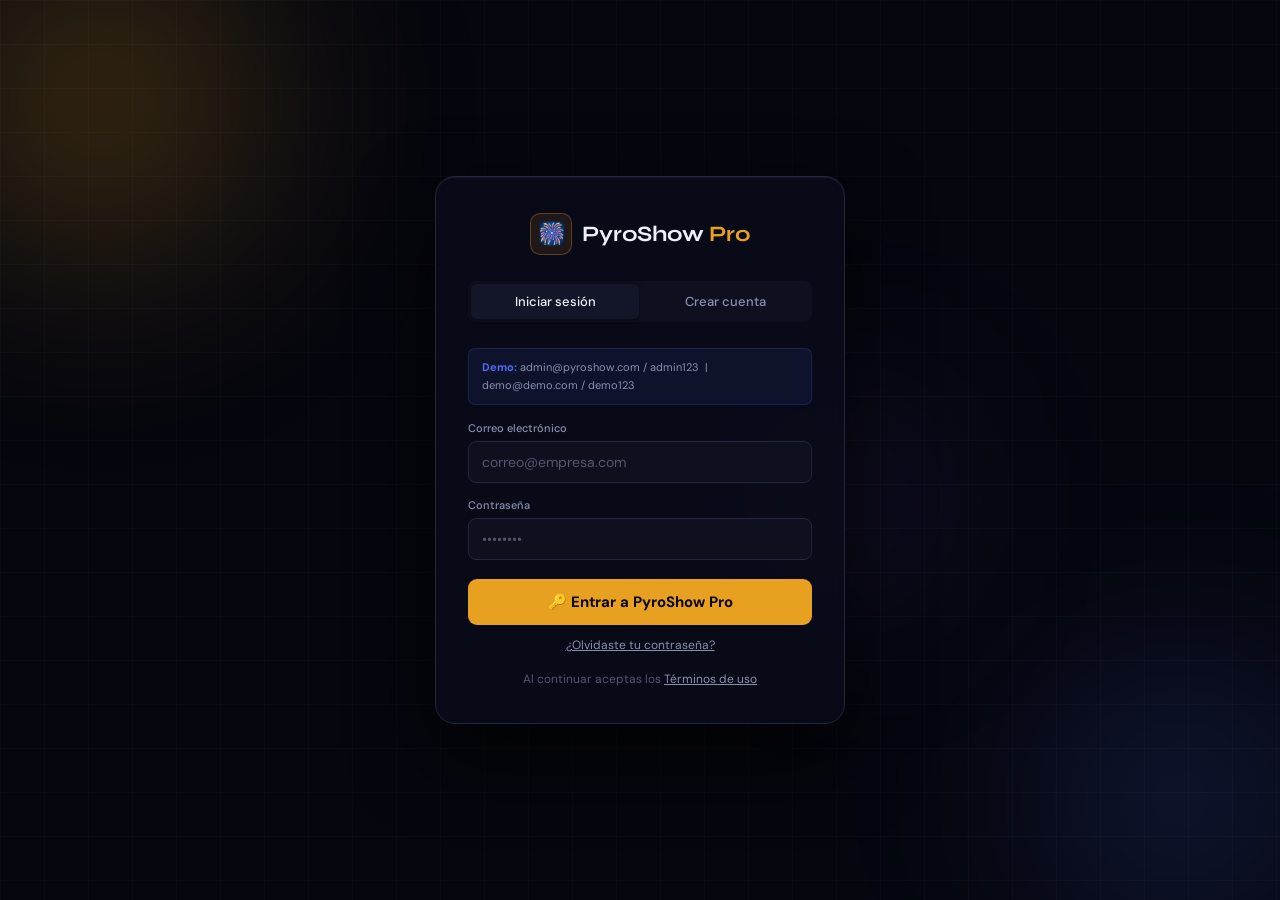
<file: pages/app.html>
<!DOCTYPE html>
<html lang="es">
<head>
<meta charset="UTF-8"/>
<meta name="viewport" content="width=device-width,initial-scale=1.0"/>
<title>PyroShow Pro — Editor</title>
<link href="https://fonts.googleapis.com/css2?family=Syne:wght@500;700&family=DM+Sans:wght@300;400;500&family=JetBrains+Mono:wght@400;500&display=swap" rel="stylesheet"/>
<style>
*,*::before,*::after{box-sizing:border-box;margin:0;padding:0}
html,body{height:100%;overflow:hidden;background:#06070e;color:#eef0f8;font-family:'DM Sans',sans-serif;font-size:13px;-webkit-font-smoothing:antialiased}
:root{
  --bg:#06070e;--s1:#0b0d1a;--s2:#0f1124;--s3:#141628;
  --b1:#191c30;--b2:#222540;--b3:#303560;
  --gold:#e8a020;--gold2:#f5c842;--golddim:rgba(232,160,32,0.13);
  --red:#e03030;--reddim:rgba(224,48,48,0.13);
  --blue:#4d6ef5;--bluedim:rgba(77,110,245,0.13);
  --green:#22c55e;--greendim:rgba(34,197,94,0.13);
  --purple:#8b5cf6;--purpledim:rgba(139,92,246,0.13);
  --text:#eef0f8;--m1:#8890a8;--m2:#555870;
  --tbar:40px;--ruler:26px;--track:28px;--label:68px;--addbar:34px;--sbw:10px;
}
button{font-family:'DM Sans',sans-serif;cursor:pointer;border:none;background:none}
input,select{font-family:'DM Sans',sans-serif;background:var(--s2);color:var(--text);border:1px solid var(--b2);border-radius:4px;padding:3px 7px;font-size:12px}
input:focus,select:focus{outline:none;border-color:var(--gold)}
canvas{display:block}
#app{display:flex;flex-direction:column;height:100vh}
/* TOPBAR */
#topbar{height:48px;background:#06070e;border-bottom:1px solid var(--b1);display:flex;align-items:center;gap:6px;padding:0 10px;flex-shrink:0;z-index:100;overflow-x:auto}
.tl{font-family:'Syne',sans-serif;font-size:14px;display:flex;align-items:center;gap:6px;color:var(--text);margin-right:12px;flex-shrink:0}
.tl-icon{width:20px;height:20px;background:var(--golddim);border:1px solid rgba(232,160,32,.3);border-radius:4px;display:flex;align-items:center;justify-content:center;font-size:11px}
.tl strong{color:var(--gold)}
.tsep{width:1px;height:18px;background:var(--b2);margin:0 6px;flex-shrink:0}
.tfile{font-size:12px;color:var(--m1);flex:1;white-space:nowrap;overflow:hidden;text-overflow:ellipsis;min-width:80px}
.tmenu-group{display:flex;flex-direction:column;gap:2px;flex-shrink:0}
.tmenu-lbl{font-size:8px;color:var(--m2);text-transform:uppercase;letter-spacing:1px;padding-left:1px;line-height:1}
.tmenu-items{display:flex;gap:2px;align-items:center}
.tbtn{padding:3px 9px;border-radius:4px;font-size:11px;border:1px solid var(--b2);color:var(--m1);transition:all .14s;flex-shrink:0;white-space:nowrap;background:none;cursor:pointer}
.tbtn:hover{color:var(--text);border-color:var(--b3);background:var(--s2)}
.tbtn.gold{background:var(--gold);color:#08060a;border-color:transparent;font-weight:500}
.tbtn.gold:hover{background:var(--gold2)}
.tbtn.active{color:var(--purple);border-color:rgba(139,92,246,.5);background:var(--purpledim)}
/* VIEWPORT */
#viewport{flex:1;min-height:0;position:relative;overflow:hidden}
#c3d{width:100%;height:100%;display:block}
#vp-overlay{position:absolute;inset:0;pointer-events:none}
.vp-hud{position:absolute;top:8px;right:10px;display:flex;flex-direction:column;gap:4px;align-items:flex-end}
.hud-pill{background:rgba(6,7,14,.8);border:1px solid var(--b2);border-radius:4px;padding:3px 8px;font-size:10px;color:var(--m1);font-family:'JetBrains Mono',monospace}
.hud-pill.live{color:var(--green)}
.hud-pill.rec{color:var(--red)}
#rec-bar{position:absolute;top:8px;left:10px;display:none;align-items:center;gap:6px;background:rgba(224,48,48,.9);padding:4px 10px;border-radius:4px;font-size:11px;font-weight:500;color:#fff}
#rec-bar span.dot{width:8px;height:8px;border-radius:50%;background:#fff;animation:blink .7s infinite}
/* PANEL */
#resize-handle{height:4px;background:var(--b2);cursor:ns-resize;flex-shrink:0;transition:background .15s}
#resize-handle:hover,#resize-handle.drag{background:var(--gold)}
#panel{display:flex;flex-direction:column;flex-shrink:0;background:var(--s1);border-top:2px solid var(--b2)}
/* TOOLBAR */
#toolbar{height:var(--tbar);display:flex;align-items:center;gap:4px;padding:0 10px;background:#080913;border-bottom:1px solid var(--b1);flex-shrink:0;overflow-x:auto}
.led{width:9px;height:9px;border-radius:50%;background:var(--m2);flex-shrink:0;transition:all .2s}
.led.play{background:var(--green);box-shadow:0 0 6px var(--green)}
.tp{background:#16a34a;color:#fff;padding:4px 11px;border-radius:4px;font-size:11px;font-weight:500;flex-shrink:0}
.tp:hover{background:#22c55e}
.tpa{background:#ca8a04;color:#fff;padding:4px 11px;border-radius:4px;font-size:11px;font-weight:500;flex-shrink:0}
.tpa:hover{background:#eab308}
.tr{background:#dc2626;color:#fff;padding:4px 11px;border-radius:4px;font-size:11px;font-weight:500;flex-shrink:0}
.tr:hover{background:#ef4444}
#ttime{font-family:'JetBrains Mono',monospace;font-size:12px;color:var(--gold);background:#04050b;padding:3px 9px;border-radius:4px;border:1px solid var(--b2);margin:0 4px;min-width:88px;text-align:center;flex-shrink:0}
.tsep2{width:1px;height:16px;background:var(--b2);margin:0 3px;flex-shrink:0}
.tlbl{font-size:10px;color:var(--m2);flex-shrink:0}
#inp-zoom{width:70px;accent-color:var(--gold)}
#zv{font-size:10px;color:var(--m1);min-width:24px;flex-shrink:0}
#cue-count{font-size:10px;color:var(--m2);flex-shrink:0}
.flex1{flex:1}
#esp-st{font-size:10px;color:var(--m2);flex-shrink:0}
#esp-st.on{color:var(--green)}
.btn-tesp{padding:3px 9px;border-radius:4px;font-size:11px;border:1px solid var(--b2);color:var(--m1);transition:all .14s;white-space:nowrap;flex-shrink:0}
.btn-tesp:hover{color:var(--text);border-color:var(--b3)}
.btn-tesp.on{border-color:rgba(224,48,48,.4);color:var(--red)}
/* AUDIO BAR */
#audio-bar{height:28px;display:flex;align-items:center;gap:6px;padding:0 10px;background:#07080f;border-bottom:1px solid var(--b1);flex-shrink:0}
.ab-lbl{font-size:10px;color:var(--m2);flex-shrink:0}
#audio-file-name{font-size:10px;color:var(--m1);flex:1;overflow:hidden;text-overflow:ellipsis;white-space:nowrap;min-width:60px}
#btn-load-audio{padding:2px 8px;border-radius:3px;font-size:10px;border:1px solid var(--b2);color:var(--m1);flex-shrink:0}
#btn-load-audio:hover{color:var(--text);border-color:var(--b3)}
#audio-canvas{flex:1;height:22px;border-radius:3px;background:rgba(77,110,245,.06);border:1px solid var(--b1);cursor:pointer;min-width:0}
#vol-input{width:60px;accent-color:var(--blue);flex-shrink:0}
#inp-audio{display:none}
/* MAIN ROW */
#main-row{display:flex;flex:1;min-height:0;overflow:hidden}
/* TIMELINE */
#tl{display:flex;flex-direction:column;flex:1;min-width:0;overflow:hidden}
#ruler-row{display:flex;height:var(--ruler);flex-shrink:0;border-bottom:1px solid var(--b1)}
#rc{width:var(--label);flex-shrink:0;background:#06070d;border-right:1px solid var(--b1);display:flex;align-items:center;padding-left:6px;font-size:9px;color:var(--m2)}
#ruler-c{flex:1}
#tracks-row{display:flex;flex:1;min-height:0;overflow:hidden}
#lbl-col{width:var(--label);flex-shrink:0;background:#08090f;border-right:1px solid var(--b1);overflow:hidden;position:relative}
#tracks-scroll{flex:1;overflow:hidden;position:relative}
#tracks-c{cursor:crosshair}
#sbv{width:var(--sbw);flex-shrink:0;background:#06070d;border-left:1px solid var(--b1);position:relative;cursor:pointer}
#sbthumb{position:absolute;left:1px;right:1px;background:var(--b2);border-radius:3px;min-height:18px;transition:background .14s}
#sbthumb:hover,#sbthumb.d{background:var(--b3)}
#addbar{height:var(--addbar);display:flex;align-items:center;gap:6px;padding:0 10px;background:#07080f;border-top:1px solid var(--b1);flex-shrink:0;flex-wrap:nowrap;overflow-x:auto}
.albl{font-size:10px;color:var(--m2);flex-shrink:0}
#sel-eff{width:140px;font-size:11px}
#inp-ch{width:40px;font-size:11px}
#btn-add{background:var(--greendim);color:var(--green);border:1px solid rgba(34,197,94,.3);border-radius:4px;padding:3px 10px;font-size:11px;transition:background .14s;white-space:nowrap;flex-shrink:0}
#btn-add:hover{background:rgba(34,197,94,.22)}
#btn-chain{background:var(--purpledim);color:var(--purple);border:1px solid rgba(139,92,246,.3);border-radius:4px;padding:3px 10px;font-size:11px;white-space:nowrap;flex-shrink:0}
#btn-chain:hover{background:rgba(139,92,246,.2)}
#btn-chain.on{background:rgba(139,92,246,.25);font-weight:500}
.ahint{font-size:10px;color:var(--m2);white-space:nowrap;flex-shrink:0}
/* ESP32 PANEL */
#ep{width:0;flex-shrink:0;display:flex;flex-direction:column;background:#060710;border-left:2px solid transparent;transition:width .2s ease,opacity .2s,border-color .2s;overflow:hidden;opacity:0}
#ep.open{width:310px;border-left-color:var(--red);opacity:1}
.ep-hdr{height:30px;display:flex;align-items:center;justify-content:space-between;padding:0 10px;border-bottom:1px solid var(--b1);flex-shrink:0}
.ep-title{font-size:11px;color:var(--red);font-weight:500;letter-spacing:.5px}
.ep-badge{font-size:9px;}
.ep-badge.all-ok{color:var(--green)}
.ep-badge.some-err{color:var(--red)}
.ep-badge.none{color:var(--m2)}
/* Barra de diagnóstico */
.ep-diag{padding:6px 8px;border-bottom:1px solid var(--b1);flex-shrink:0;display:flex;flex-direction:column;gap:4px}
.ep-diag-row{display:flex;align-items:center;gap:6px;font-size:10px}
.ep-net-indicator{display:flex;align-items:center;gap:5px;flex:1}
.ep-net-dot{width:8px;height:8px;border-radius:50%;flex-shrink:0}
.ep-net-dot.ok{background:var(--green);box-shadow:0 0 5px var(--green)}
.ep-net-dot.err{background:var(--red)}
.ep-net-dot.unknown{background:var(--m2)}
.ep-net-dot.checking{background:var(--gold);animation:blink .4s infinite}
.ep-net-label{font-size:10px}
.ep-net-label.ok{color:var(--green)}
.ep-net-label.err{color:var(--red)}
.ep-net-label.unknown{color:var(--m2)}
.btn-diag{padding:2px 8px;border-radius:3px;font-size:10px;border:1px solid var(--b2);color:var(--m1);white-space:nowrap}
.btn-diag:hover{color:var(--text);border-color:var(--b3)}
.btn-diag.checking{border-color:rgba(232,160,32,.4);color:var(--gold)}
/* Agregar módulo */
.ep-add{display:flex;gap:4px;padding:6px 8px;border-bottom:1px solid var(--b1);flex-shrink:0;flex-wrap:wrap}
.ep-add input{font-size:10px;padding:3px 5px}
.btn-eadd{background:var(--bluedim);color:var(--blue);border:1px solid rgba(77,110,245,.3);border-radius:3px;padding:3px 7px;font-size:10px;white-space:nowrap}
.btn-ping{background:var(--s2);color:var(--m1);border:1px solid var(--b2);border-radius:3px;padding:3px 7px;font-size:10px}
/* Lista módulos */
#ep-list{flex:1;overflow-y:auto;min-height:0}
.erow{display:flex;flex-direction:column;gap:0;border-bottom:1px solid #0c0d1c}
.erow-main{display:flex;align-items:center;gap:4px;padding:6px 8px;font-size:10px}
.erow-detail{padding:3px 8px 5px 22px;font-size:9px;color:var(--m2);display:none}
.erow-detail.show{display:block}
.eled{width:8px;height:8px;border-radius:50%;flex-shrink:0;background:var(--m2);transition:all .2s}
.eled.ok{background:var(--green);box-shadow:0 0 5px var(--green)}
.eled.err{background:var(--red);box-shadow:0 0 4px var(--red)}
.eled.ld{background:var(--gold);animation:blink .4s infinite}
.eled.warn{background:#f59e0b}
@keyframes blink{0%,100%{opacity:1}50%{opacity:.3}}
.eip{color:var(--m1);min-width:86px;font-size:9px;font-family:'JetBrains Mono',monospace}
.ename{flex:1;color:var(--text);overflow:hidden;text-overflow:ellipsis;font-size:10px}
.ems{min-width:32px;text-align:right;font-size:9px;font-family:'JetBrains Mono',monospace}
.ems.fast{color:var(--green)}
.ems.slow{color:var(--gold)}
.ems.err{color:var(--red)}
.btn-ef{background:rgba(224,48,48,.7);color:#fff;border:none;border-radius:3px;padding:2px 7px;font-size:9px;white-space:nowrap;flex-shrink:0}
.btn-ef:hover{background:var(--red)}
.btn-ef.ok{background:var(--green)!important}
.btn-ef.err{background:rgba(100,30,30,.8)!important;cursor:not-allowed}
.btn-reping{background:var(--s2);color:var(--m2);border:1px solid var(--b2);border-radius:3px;padding:2px 5px;font-size:9px;flex-shrink:0}
.btn-reping:hover{color:var(--text)}
.ep-ft{background:var(--red);color:#fff;font-size:11px;font-weight:600;padding:9px;border:none;width:100%;flex-shrink:0;transition:background .14s;letter-spacing:.5px}
.ep-ft:hover{background:#ff2020}
.ep-ft:disabled{background:#441010;cursor:not-allowed;color:#888}
/* Barra de estado de la red WiFi propia */
.ep-wifi-warn{padding:5px 10px;background:rgba(224,48,48,.1);border-bottom:1px solid rgba(224,48,48,.2);font-size:9px;color:var(--red);display:none;align-items:center;gap:5px;flex-shrink:0}
.ep-wifi-warn.show{display:flex}
/* EDITOR DRAWER */
#editor-drawer{position:fixed;top:36px;right:0;bottom:0;z-index:500;width:0;overflow:hidden;background:var(--s1);border-left:2px solid var(--purple);display:flex;flex-direction:column;transition:width .2s ease;box-shadow:-6px 0 24px rgba(0,0,0,.6)}
#editor-drawer.open{width:420px}
.ed-hdr{height:36px;display:flex;align-items:center;justify-content:space-between;padding:0 14px;border-bottom:1px solid var(--b1);flex-shrink:0;background:#070918}
.ed-title{font-size:12px;color:var(--purple);font-weight:500;letter-spacing:.8px}
.btn-ed-close{font-size:15px;color:var(--m2);padding:3px 8px;border-radius:3px;line-height:1}
.btn-ed-close:hover{color:var(--text);background:var(--s2)}
.ed-body{display:flex;flex:1;min-height:0;overflow:hidden}
.ed-lib{width:120px;flex-shrink:0;border-right:1px solid var(--b1);overflow-y:auto;background:#07080e;display:flex;flex-direction:column}
.ed-lib-title{font-size:9px;color:var(--m2);text-transform:uppercase;letter-spacing:1.2px;padding:8px 8px 4px}
.ed-lib-item{display:flex;align-items:center;gap:6px;padding:7px 8px;font-size:11px;color:var(--m1);cursor:pointer;border-bottom:1px solid #0d0e1e;transition:all .14s;white-space:nowrap;overflow:hidden;text-overflow:ellipsis}
.ed-lib-item:hover{background:var(--s2);color:var(--text)}
.ed-lib-item.sel{background:rgba(139,92,246,.18);color:#c4b5fd;border-left:2px solid var(--purple)}
.ed-lib-dot{width:8px;height:8px;border-radius:50%;flex-shrink:0}
.btn-ed-new{display:block;width:100%;padding:7px 8px;font-size:10px;font-weight:500;color:var(--green);background:var(--greendim);border:none;border-bottom:1px solid var(--b1);text-align:left;cursor:pointer}
.btn-ed-new:hover{background:rgba(34,197,94,.22)}
.ed-props{flex:1;overflow-y:auto;padding:12px 14px;min-width:0}
.ed-props::-webkit-scrollbar{width:4px}
.ed-props::-webkit-scrollbar-thumb{background:var(--b2);border-radius:2px}
.ed-section{font-size:10px;color:var(--purple);text-transform:uppercase;letter-spacing:1.2px;margin:14px 0 8px;font-weight:600;border-bottom:1px solid var(--b1);padding-bottom:4px}
.ed-section:first-child{margin-top:0}
.ed-row{display:grid;grid-template-columns:102px 1fr 38px;align-items:center;gap:8px;margin-bottom:8px}
.ed-row label{font-size:10px;color:var(--m2);text-align:right;line-height:1.3}
.ed-row input[type=text],.ed-row input[type=number]{font-size:11px;padding:4px 7px;grid-column:2/-1;width:100%}
.ed-row select{font-size:11px;padding:4px 7px;grid-column:2/-1;width:100%}
.ed-row input[type=range]{accent-color:var(--purple);width:100%}
.ed-row .rv{font-size:10px;color:var(--gold);text-align:right;font-family:'JetBrains Mono',monospace;white-space:nowrap}
.ed-color-row{display:grid;grid-template-columns:102px 32px 1fr;align-items:center;gap:8px;margin-bottom:8px}
.ed-color-row label{font-size:10px;color:var(--m2);text-align:right}
.ed-color-picker{width:32px;height:24px;padding:0 1px;border:1px solid var(--b2);border-radius:4px;cursor:pointer;background:none}
.ed-color-hex{font-size:10px;font-family:'JetBrains Mono',monospace;color:var(--m1)}
.ed-actions{padding:10px 14px;border-top:1px solid var(--b1);display:flex;gap:8px;flex-shrink:0;background:#070918}
.btn-ed-save{flex:1;padding:8px;border-radius:6px;background:var(--purple);color:#fff;font-size:12px;font-weight:500;border:none;transition:background .14s}
.btn-ed-save:hover{background:#a78bfa}
.btn-ed-del{padding:8px 12px;border-radius:6px;border:1px solid rgba(224,48,48,.35);color:var(--red);font-size:12px;background:var(--reddim)}
.btn-ed-del:hover{background:rgba(224,48,48,.22)}
.btn-ed-preview{padding:8px 12px;border-radius:6px;border:1px solid rgba(232,160,32,.35);color:var(--gold);font-size:12px;background:var(--golddim)}
.btn-ed-preview:hover{background:rgba(232,160,32,.22)}
/* BEAT MODAL */
#beat-modal{position:fixed;inset:0;background:rgba(0,0,0,.75);z-index:8000;display:none;align-items:center;justify-content:center}
#beat-modal.open{display:flex}
.beat-box{background:var(--s2);border:1px solid var(--b2);border-radius:12px;padding:26px;width:420px;max-width:95vw}
.beat-title{font-family:'Syne',sans-serif;font-size:16px;margin-bottom:6px}
.beat-sub{font-size:12px;color:var(--m1);margin-bottom:18px;line-height:1.5}
.beat-progress{height:6px;background:var(--b1);border-radius:3px;margin-bottom:16px;overflow:hidden}
#beat-bar{height:100%;background:var(--gold);border-radius:3px;width:0;transition:width .15s}
#beat-result{font-size:12px;color:var(--m1);margin-bottom:16px}
.beat-opts{display:grid;grid-template-columns:1fr 1fr;gap:10px;margin-bottom:16px}
.beat-opt{background:var(--s1);border:1px solid var(--b2);border-radius:7px;padding:10px 12px}
.beat-opt label{font-size:11px;color:var(--m2);display:block;margin-bottom:4px}
.beat-opt input,.beat-opt select{width:100%;font-size:12px}
.beat-acts{display:flex;gap:8px;justify-content:flex-end}
.btn-beat-cancel{padding:7px 14px;border-radius:6px;border:1px solid var(--b2);color:var(--m1);font-size:12px;background:none}
.btn-beat-apply{padding:7px 18px;border-radius:6px;background:var(--gold);color:#08060a;font-size:12px;font-weight:500;border:none}
/* CONTEXT MENU */
#ctx{position:fixed;z-index:9999;background:var(--s2);border:1px solid var(--b2);border-radius:6px;padding:4px 0;min-width:160px;box-shadow:0 8px 24px rgba(0,0,0,.65);display:none}
.ci{padding:6px 13px;font-size:12px;color:var(--text);cursor:pointer;display:flex;align-items:center;gap:7px}
.ci:hover{background:rgba(255,255,255,.055)}
.ci.d{color:var(--red)}
.csep{height:1px;background:var(--b1);margin:3px 0}
.clbl{padding:3px 13px;font-size:9px;color:var(--m2);font-weight:500}
/* MODAL CUE EDIT */
#ov{position:fixed;inset:0;background:rgba(0,0,0,.72);z-index:8888;display:none;align-items:center;justify-content:center}
#ov.open{display:flex}
.mbox{background:var(--s2);border:1px solid var(--b2);border-radius:10px;padding:24px;min-width:300px;max-width:400px;width:90%}
.mtitle{font-family:'Syne',sans-serif;font-size:16px;margin-bottom:16px}
.mrow{display:flex;flex-direction:column;gap:4px;margin-bottom:12px}
.mrow label{font-size:11px;color:var(--m1)}
.mrow input,.mrow select{font-size:13px;padding:7px 9px;border-radius:5px;width:100%}
.mact{display:flex;gap:7px;justify-content:flex-end;margin-top:16px}
.btn-mc{padding:7px 14px;border-radius:5px;border:1px solid var(--b2);color:var(--m1);font-size:12px;background:none}
.btn-mc:hover{border-color:var(--b3);color:var(--text)}
.btn-mo{padding:7px 18px;border-radius:5px;background:var(--gold);color:#08060a;font-size:12px;font-weight:500;border:none}
/* NOTIFICATIONS */
#notif{position:fixed;bottom:16px;right:16px;z-index:9999;display:flex;flex-direction:column;gap:6px;pointer-events:none}
.notif-pill{background:var(--s2);border:1px solid var(--b2);border-radius:6px;padding:8px 14px;font-size:12px;color:var(--text);opacity:0;transform:translateY(10px);transition:all .3s;pointer-events:none}
.notif-pill.show{opacity:1;transform:translateY(0)}
.notif-pill.success{border-color:rgba(34,197,94,.4);color:var(--green)}
.notif-pill.error{border-color:rgba(224,48,48,.4);color:var(--red)}
.notif-pill.info{border-color:rgba(77,110,245,.4);color:var(--blue)}
/* SCROLLBAR */
#ep-list::-webkit-scrollbar{width:4px}
#ep-list::-webkit-scrollbar-thumb{background:var(--b2);border-radius:2px}
/* EDITOR DE POSICIONES */
#pos-overlay{position:absolute;inset:0;z-index:200;display:none;cursor:crosshair}
#pos-overlay.active{display:block}
#pos-canvas{position:absolute;inset:0;width:100%;height:100%;pointer-events:none}
#pos-toolbar{position:absolute;top:10px;left:50%;transform:translateX(-50%);display:flex;align-items:center;gap:8px;background:rgba(6,7,14,.88);border:1px solid var(--b2);border-radius:8px;padding:7px 14px;backdrop-filter:blur(8px);white-space:nowrap;z-index:10}
#pos-toolbar span{font-size:11px;color:var(--m1)}
#pos-toolbar strong{color:#38bdf8;font-size:11px}
.btn-pos{padding:4px 10px;border-radius:5px;font-size:11px;border:1px solid var(--b2);color:var(--m1);cursor:pointer;background:none;transition:all .14s}
.btn-pos:hover{color:var(--text);border-color:var(--b3);background:var(--s2)}
.btn-pos.active{color:#38bdf8;border-color:rgba(56,189,248,.5);background:rgba(56,189,248,.1)}
.btn-pos.danger{color:var(--red);border-color:rgba(224,48,48,.4)}
.btn-pos.danger:hover{background:var(--reddim)}
.pos-sel-info{position:absolute;bottom:10px;left:50%;transform:translateX(-50%);background:rgba(6,7,14,.88);border:1px solid var(--b2);border-radius:6px;padding:6px 14px;font-size:11px;color:var(--m1);backdrop-filter:blur(8px);display:none}
.pos-sel-info.show{display:block}
/* PATRONES / INVENTARIO / VOICE / CAMERA / UNDO */
.modal-gen{position:fixed;inset:0;background:rgba(0,0,0,.78);z-index:8500;display:none;align-items:center;justify-content:center;padding:20px}
.modal-gen.open{display:flex}
.mgen-box{background:var(--s1);border:1px solid var(--b2);border-radius:12px;width:100%;max-width:620px;display:flex;flex-direction:column;overflow:hidden;max-height:90vh}
.mgen-hdr{display:flex;align-items:center;justify-content:space-between;padding:13px 18px;background:#07080f;border-bottom:1px solid var(--b2);flex-shrink:0}
.mgen-hdr h3{font-family:'Syne',sans-serif;font-size:15px;font-weight:500;color:var(--text)}
.btn-mgen-close{padding:3px 9px;border-radius:5px;border:1px solid var(--b2);color:var(--m1);font-size:12px;background:none;cursor:pointer}
.btn-mgen-close:hover{color:var(--text);background:var(--s2)}
.mgen-body{padding:20px;overflow-y:auto;flex:1}
.mgen-body::-webkit-scrollbar{width:4px}
.mgen-body::-webkit-scrollbar-thumb{background:var(--b2);border-radius:2px}
.mgen-row{display:grid;grid-template-columns:repeat(3,1fr);gap:10px;margin-bottom:16px}
.pat-card{background:var(--s2);border:1px solid var(--b2);border-radius:8px;padding:14px;cursor:pointer;transition:all .14s;text-align:center}
.pat-card:hover{border-color:var(--b3);background:var(--s3)}
.pat-card.sel{border-color:#e879f9;background:rgba(232,121,249,.1)}
.pat-icon{font-size:26px;margin-bottom:6px}
.pat-name{font-size:12px;font-weight:500;color:var(--text)}
.pat-desc{font-size:10px;color:var(--m2);margin-top:3px;line-height:1.4}
.mgen-opt{display:grid;grid-template-columns:1fr 1fr;gap:10px;margin-bottom:16px}
.mgen-field{display:flex;flex-direction:column;gap:4px}
.mgen-field label{font-size:10px;color:var(--m2)}
.mgen-field input,.mgen-field select{font-size:12px;padding:6px 8px}
.mgen-footer{display:flex;gap:8px;justify-content:flex-end;padding:12px 20px;border-top:1px solid var(--b2);flex-shrink:0;background:#07080f}
.btn-mgen-ok{padding:8px 20px;border-radius:6px;background:#e879f9;color:#0a0812;font-size:13px;font-weight:500;border:none;cursor:pointer}
.btn-mgen-ok:hover{background:#f0a0ff}
.btn-mgen-cancel{padding:8px 14px;border-radius:6px;border:1px solid var(--b2);color:var(--m1);font-size:13px;background:none;cursor:pointer}
.inv-table{width:100%;border-collapse:collapse;font-size:12px}
.inv-table th{background:var(--s3);color:var(--m1);padding:7px 10px;text-align:left;border-bottom:1px solid var(--b2);font-size:10px;text-transform:uppercase;letter-spacing:.5px}
.inv-table td{padding:7px 10px;border-bottom:1px solid var(--b1);color:var(--text)}
.inv-table tr:last-child td{border-bottom:none}
.inv-table tr:hover td{background:rgba(255,255,255,.03)}
.inv-btn{background:none;border:1px solid var(--b2);color:var(--m1);border-radius:3px;padding:2px 7px;font-size:10px;cursor:pointer}
.inv-btn:hover{color:var(--text);border-color:var(--b3)}
.inv-low{color:var(--red)!important;font-weight:500}
.inv-add-row{display:flex;gap:6px;margin-bottom:12px;flex-wrap:wrap;align-items:center}
.inv-add-row input,.inv-add-row select{font-size:11px;padding:4px 7px}
#undo-bar{position:fixed;bottom:52px;left:50%;transform:translateX(-50%);background:var(--s2);border:1px solid var(--b2);border-radius:6px;padding:6px 14px;font-size:11px;color:var(--m1);display:none;gap:10px;align-items:center;z-index:8000;box-shadow:0 4px 16px rgba(0,0,0,.5);white-space:nowrap}
#undo-bar.show{display:flex}
.btn-undo{padding:3px 10px;border-radius:4px;border:1px solid var(--b2);color:var(--text);font-size:11px;background:none;cursor:pointer;transition:all .14s}
.btn-undo:hover{background:var(--s3)}
#cam-selector{position:absolute;bottom:10px;left:10px;display:flex;gap:5px;z-index:100}
.cam-btn{background:rgba(6,7,14,.8);border:1px solid var(--b2);border-radius:5px;padding:4px 9px;font-size:10px;color:var(--m1);cursor:pointer;backdrop-filter:blur(4px);transition:all .14s}
.cam-btn:hover,.cam-btn.active{border-color:rgba(56,189,248,.5);color:#38bdf8;background:rgba(56,189,248,.08)}
/* VIDEO DEMO MODAL */
#video-overlay.open{display:flex}
#video-box{width:min(92vw,960px);background:var(--s1);border:1px solid var(--b2);border-radius:14px;overflow:hidden}
.video-hdr{display:flex;align-items:center;justify-content:space-between;padding:12px 18px;background:#07080f;border-bottom:1px solid var(--b2)}
.video-hdr-title{display:flex;align-items:center;gap:8px;font-family:'Syne',sans-serif;font-size:14px;color:var(--text)}
.video-hdr-title span{font-size:16px}
.btn-video-close{padding:4px 10px;border-radius:5px;border:1px solid var(--b2);color:var(--m1);font-size:13px;background:none;cursor:pointer}
.btn-video-close:hover{color:var(--text);background:var(--s2)}
#video-player-wrap{position:relative;width:100%;background:#000;aspect-ratio:16/9;display:flex;align-items:center;justify-content:center}
#video-player{width:100%;height:100%;display:block;outline:none}
#video-no-file{display:none;flex-direction:column;align-items:center;justify-content:center;gap:14px;padding:40px 20px;text-align:center;width:100%;height:100%;position:absolute;inset:0;background:#07080f}
#video-no-file .icon{font-size:40px;opacity:.4}
#video-no-file p{font-size:13px;color:var(--m1);line-height:1.7;max-width:480px}
#video-no-file code{font-family:'JetBrains Mono',monospace;background:var(--s2);border:1px solid var(--b2);border-radius:5px;padding:6px 12px;font-size:12px;color:var(--text);display:block;margin:4px auto;width:fit-content}
#video-no-file .btn-pick{background:var(--gold);color:#08060a;border:none;border-radius:6px;padding:9px 20px;font-size:13px;font-weight:500;cursor:pointer;margin-top:6px}
#video-no-file .btn-pick:hover{background:var(--gold2)}
#inp-video-file{display:none}
.video-footer{display:flex;align-items:center;justify-content:space-between;padding:10px 18px;border-top:1px solid var(--b2);font-size:11px;color:var(--m2)}
.video-footer a{color:var(--gold);text-decoration:none;font-size:11px}
.video-footer a:hover{color:var(--gold2)}
#manual-overlay{position:fixed;inset:0;background:rgba(0,0,0,.80);z-index:9000;display:none;align-items:flex-start;justify-content:center;padding:20px;overflow-y:auto}
#manual-overlay.open{display:flex}
#manual-box{background:var(--s1);border:1px solid var(--b2);border-radius:14px;width:100%;max-width:860px;display:flex;flex-direction:column;overflow:hidden;margin:auto}
.manual-hdr{display:flex;align-items:center;justify-content:space-between;padding:16px 22px;background:#08090f;border-bottom:1px solid var(--b2);flex-shrink:0}
.manual-hdr-left{display:flex;align-items:center;gap:10px}
.manual-logo{width:28px;height:28px;background:var(--golddim);border:1px solid rgba(232,160,32,.3);border-radius:6px;display:flex;align-items:center;justify-content:center;font-size:14px;flex-shrink:0}
.manual-hdr h2{font-family:'Syne',sans-serif;font-size:16px;font-weight:500;color:var(--text)}
.manual-hdr p{font-size:11px;color:var(--m2);margin-top:1px}
.btn-manual-close{padding:4px 10px;border-radius:5px;border:1px solid var(--b2);color:var(--m1);font-size:13px;background:none}
.btn-manual-close:hover{color:var(--text);background:var(--s2)}
.manual-tabs{display:flex;gap:0;border-bottom:1px solid var(--b2);background:#07080f;overflow-x:auto;flex-shrink:0}
.manual-tab{padding:9px 18px;font-size:12px;color:var(--m2);cursor:pointer;border-bottom:2px solid transparent;transition:all .14s;white-space:nowrap;flex-shrink:0}
.manual-tab:hover{color:var(--text)}
.manual-tab.active{color:var(--text);border-bottom-color:var(--gold)}
.manual-body{padding:24px 28px;overflow-y:auto;max-height:72vh;line-height:1.7}
.manual-body::-webkit-scrollbar{width:5px}
.manual-body::-webkit-scrollbar-thumb{background:var(--b2);border-radius:3px}
.manual-section{display:none}
.manual-section.active{display:block}
.msec-title{font-family:'Syne',sans-serif;font-size:18px;font-weight:500;color:var(--text);margin-bottom:6px}
.msec-sub{font-size:13px;color:var(--m1);margin-bottom:22px;line-height:1.6}
.mcard{background:var(--s2);border:1px solid var(--b2);border-radius:10px;padding:18px 20px;margin-bottom:14px}
.mcard-title{font-size:13px;font-weight:500;color:var(--text);margin-bottom:8px;display:flex;align-items:center;gap:8px}
.mcard-num{width:22px;height:22px;border-radius:50%;background:var(--golddim);border:1px solid rgba(232,160,32,.3);display:flex;align-items:center;justify-content:center;font-size:11px;font-weight:500;color:var(--gold);flex-shrink:0}
.mcard p{font-size:12px;color:var(--m1);line-height:1.7;margin-bottom:8px}
.mcard p:last-child{margin-bottom:0}
.mcard code{font-family:'JetBrains Mono',monospace;background:rgba(255,255,255,.07);padding:1px 6px;border-radius:3px;font-size:11px;color:var(--text)}
.mcard ul{margin:6px 0 0 16px;display:flex;flex-direction:column;gap:4px}
.mcard ul li{font-size:12px;color:var(--m1);line-height:1.6}
.mcard ul li strong{color:var(--text)}
.mtag{display:inline-block;padding:2px 8px;border-radius:4px;font-size:10px;font-weight:500;margin-right:4px;margin-bottom:2px}
.mtag-green{background:var(--greendim);color:var(--green);border:1px solid rgba(34,197,94,.3)}
.mtag-gold{background:var(--golddim);color:var(--gold);border:1px solid rgba(232,160,32,.3)}
.mtag-blue{background:var(--bluedim);color:var(--blue);border:1px solid rgba(77,110,245,.3)}
.mtag-red{background:var(--reddim);color:var(--red);border:1px solid rgba(224,48,48,.3)}
.mtag-purple{background:var(--purpledim);color:var(--purple);border:1px solid rgba(139,92,246,.3)}
.mkb{display:inline-block;background:var(--s3);border:1px solid var(--b3);border-radius:4px;padding:1px 6px;font-size:10px;font-family:'JetBrains Mono',monospace;color:var(--text)}
.mwarn{background:rgba(232,160,32,.08);border:1px solid rgba(232,160,32,.25);border-radius:8px;padding:12px 14px;margin:14px 0;font-size:12px;color:var(--gold);display:flex;gap:8px;line-height:1.6}
.mdanger{background:var(--reddim);border:1px solid rgba(224,48,48,.25);border-radius:8px;padding:12px 14px;margin:14px 0;font-size:12px;color:var(--red);display:flex;gap:8px;line-height:1.6}
.mtable{width:100%;border-collapse:collapse;margin:10px 0;font-size:12px}
.mtable th{background:var(--s3);color:var(--m1);padding:7px 10px;text-align:left;border-bottom:1px solid var(--b2);font-weight:500}
.mtable td{padding:7px 10px;border-bottom:1px solid var(--b1);color:var(--m1);vertical-align:top}
.mtable td:first-child{color:var(--text);white-space:nowrap}
.mtable tr:last-child td{border-bottom:none}
.mcolumns{display:grid;grid-template-columns:1fr 1fr;gap:12px;margin-bottom:14px}
@media(max-width:600px){.mcolumns{grid-template-columns:1fr}}
</style>
</head>
<body>
<!-- Info si se abre como file:// -->
<div id="file-warning" style="display:none;position:fixed;top:0;left:0;right:0;z-index:9999;background:#92400e;color:#fef3c7;font-size:11px;padding:5px 14px;display:flex;align-items:center;gap:10px;flex-wrap:wrap">
  <span>ℹ️ Abierto como archivo local — conectando al ESP32 via método alternativo (img tag). Si no conecta, usa <code style="background:rgba(0,0,0,.3);padding:1px 6px;border-radius:3px">python servidor.py</code></span>
  <button onclick="this.parentElement.style.display='none'" style="margin-left:auto;background:rgba(0,0,0,.25);color:#fef3c7;border:none;border-radius:3px;padding:2px 8px;cursor:pointer;font-size:11px">✕</button>
</div>

<div id="app">

<!-- TOPBAR PROFESIONAL -->
<div id="topbar">
  <!-- Logo -->
  <div class="tl">
    <div class="tl-icon">&#127878;</div>
    PyroShow <strong>Pro</strong>
  </div>
  <div class="tsep"></div>

  <!-- Grupo: Archivo -->
  <div class="tmenu-group">
    <span class="tmenu-lbl">Archivo</span>
    <div class="tmenu-items">
      <button class="tbtn" onclick="nuevoProyecto()">&#128196; Nuevo</button>
      <button class="tbtn" onclick="guardarProyecto()">&#128190; Guardar</button>
      <button class="tbtn" onclick="cargarProyecto()">&#128193; Abrir</button>
    </div>
  </div>
  <div class="tsep"></div>

  <!-- Nombre proyecto -->
  <span class="tfile" id="proj-name">Sin titulo.pshow</span>
  <div class="tsep"></div>

  <!-- Grupo: Herramientas creativas -->
  <div class="tmenu-group">
    <span class="tmenu-lbl">Diseño</span>
    <div class="tmenu-items">
      <button class="tbtn" id="btn-editor" onclick="toggleEditor()" title="Editor de efectos">&#9881; Efectos</button>
      <button class="tbtn" id="btn-beat" onclick="abrirBeatDetect()" title="Beat detection automático" style="color:var(--gold);border-color:rgba(232,160,32,.35)">&#9836; Beats</button>
      <button class="tbtn" id="btn-patrones" onclick="abrirPatrones()" title="Patrones de disparo" style="color:#e879f9;border-color:rgba(232,121,249,.35)">&#9889; Patrones</button>
      <button class="tbtn" id="btn-posiciones" onclick="togglePosiciones()" title="Editor de posiciones de lanzamiento" style="color:#38bdf8;border-color:rgba(56,189,248,.35)">&#127757; Posiciones</button>
    </div>
  </div>
  <div class="tsep"></div>

  <!-- Grupo: Show / Disparo -->
  <div class="tmenu-group">
    <span class="tmenu-lbl">Show</span>
    <div class="tmenu-items">
      <button class="tbtn" onclick="abrirVoiceCues()" title="Voice cues sincronizados" style="color:#a78bfa;border-color:rgba(167,139,250,.35)">&#127908; Voice</button>
      <button class="tbtn" id="btn-video" onclick="toggleVideo()" title="Grabar video del show" style="color:var(--blue);border-color:rgba(77,110,245,.35)">&#9711; Video</button>
      <button class="tbtn" onclick="abrirInventario()" title="Inventario de productos" style="color:#fb923c;border-color:rgba(251,146,60,.35)">&#128230; Stock</button>
    </div>
  </div>
  <div class="tsep"></div>

  <!-- Grupo: Exportar -->
  <div class="tmenu-group">
    <span class="tmenu-lbl">Exportar</span>
    <div class="tmenu-items">
      <button class="tbtn" onclick="exportCSV()" title="Exportar lista de cues como CSV">CSV</button>
      <button class="tbtn" onclick="exportarCobra()" title="Exportar para Cobra Firing Systems">Cobra</button>
      <button class="tbtn" onclick="generarInformePDF()" title="Informe del show en texto" style="color:#fb923c;border-color:rgba(251,146,60,.3)">&#128196; Informe</button>
    </div>
  </div>

  <div class="flex1"></div>

  <!-- Derecha: ayuda y licencia -->
  <button class="tbtn" onclick="abrirVideoDemo()" title="Video demostración" style="color:var(--m2)">&#9654; Demo</button>
  <button class="tbtn" onclick="abrirManual()" title="Manual de instrucciones" style="color:var(--green);border-color:rgba(34,197,94,.35)">&#63; Ayuda</button>
  <button class="tbtn gold" onclick="open('checkout.html?plan=pro','_blank')" title="Comprar licencia completa">&#11088; Pro $149</button>
  <div class="tsep"></div>
  <!-- Usuario y sesión -->
  <div class="tmenu-group" style="flex-shrink:0">
    <span class="tmenu-lbl">Cuenta</span>
    <div class="tmenu-items">
      <span id="user-plan-badge" style="display:none;font-size:10px;padding:3px 8px;border-radius:4px;border:1px solid;color:var(--m2)"></span>
      <button class="tbtn" id="btn-admin-panel" onclick="window.open('admin.html','_blank')" style="display:none;color:var(--red);border-color:rgba(224,56,56,.3)" title="Panel de administración">&#9881; Admin</button>
      <button class="tbtn" onclick="cerrarSesionApp()" title="Cerrar sesión" style="color:var(--m2)">&#10148; Salir</button>
    </div>
  </div>
</div>

<!-- MODAL UPGRADE DE PLAN -->
<div id="upgrade-overlay" style="position:fixed;inset:0;background:rgba(0,0,0,.82);z-index:9500;display:none;align-items:center;justify-content:center">
  <div style="background:var(--s1);border:1px solid var(--b2);border-radius:16px;padding:32px;max-width:440px;width:90%;text-align:center">
    <div style="font-size:36px;margin-bottom:12px">🔒</div>
    <div style="font-family:'Syne',sans-serif;font-size:18px;font-weight:700;margin-bottom:10px">Límite de plan alcanzado</div>
    <div id="upgrade-msg" style="font-size:13px;color:var(--m1);line-height:1.65;margin-bottom:20px"></div>
    <div style="background:var(--s2);border:1px solid var(--b2);border-radius:10px;padding:16px;margin-bottom:20px;text-align:left">
      <div style="font-size:11px;color:var(--m2);margin-bottom:10px;text-transform:uppercase;letter-spacing:.8px">Planes disponibles</div>
      <div style="font-size:12px;color:var(--m1);line-height:2">
        <span style="color:var(--blue)">◆ Hobbyist $49</span> — hasta 10 canales<br>
        <span style="color:var(--gold)">◆ Pro $149</span> — canales ilimitados + código fuente<br>
        <span style="color:var(--purple)">◆ Enterprise $349</span> — todo incluido + soporte
      </div>
    </div>
    <div style="display:flex;gap:10px;justify-content:center">
      <button onclick="cerrarUpgradeModal()" style="padding:9px 18px;border-radius:7px;border:1px solid var(--b2);color:var(--m1);background:none;cursor:pointer;font-size:13px">Cancelar</button>
      <button onclick="window.open('checkout.html?plan=pro','_blank')" style="padding:9px 20px;border-radius:7px;background:var(--gold);color:#08060a;border:none;cursor:pointer;font-size:13px;font-weight:700">&#11088; Actualizar plan</button>
    </div>
  </div>
</div>

<!-- VIEWPORT 3D -->
<div id="viewport">
  <canvas id="c3d"></canvas>
  <!-- Editor de posiciones de lanzamiento -->
  <div id="pos-overlay">
    <canvas id="pos-canvas"></canvas>
    <div id="pos-toolbar">
      <strong>&#127757; Editor de posiciones</strong>
      <div class="btn-pos active" id="btn-pos-add" onclick="setPosMode('add')">&#10011; Agregar punto</div>
      <div class="btn-pos" id="btn-pos-move" onclick="setPosMode('move')">&#8689; Mover</div>
      <div class="btn-pos danger" id="btn-pos-del" onclick="setPosMode('del')">&#10005; Eliminar</div>
      <div style="width:1px;height:16px;background:var(--b2)"></div>
      <div class="btn-pos" onclick="limpiarPosiciones()">&#128465; Limpiar todo</div>
      <div class="btn-pos" onclick="distribuirPosiciones()">&#8801; Distribuir equidistante</div>
      <div style="width:1px;height:16px;background:var(--b2)"></div>
      <div class="btn-pos" style="color:var(--green);border-color:rgba(34,197,94,.4)" onclick="togglePosiciones()">&#10003; Cerrar</div>
    </div>
    <div class="pos-sel-info" id="pos-sel-info"></div>
  </div>
  <div id="cam-selector">
    <div class="cam-btn active" id="cam-0" onclick="setCamera(0)">&#128065; Frontal</div>
    <div class="cam-btn" id="cam-1" onclick="setCamera(1)">&#128249; Público</div>
    <div class="cam-btn" id="cam-2" onclick="setCamera(2)">&#9992; Aérea</div>
    <div class="cam-btn" id="cam-3" onclick="setCamera(3)">&#8596; Lateral</div>
    <div class="cam-btn" id="cam-longexp" onclick="toggleLongExposure()" title="Modo larga exposición — como foto de fuegos reales">&#9760; Exposición</div>
  <div class="cam-btn" onclick="document.getElementById('inp-bg-img').click()" title="Cargar imagen de fondo (Google Maps, foto, etc.)">&#127968; Fondo</div>
    <div class="cam-btn" id="cam-reset-bg" onclick="resetFondo()" style="display:none;color:var(--red)" title="Quitar imagen de fondo">&#10005; Fondo</div>
    <input type="file" id="inp-bg-img" accept="image/*" style="display:none" onchange="cargarFondo(this)"/>
  </div>
  <div class="vp-hud">
    <div class="hud-pill live" id="hud-parts">0 part.</div>
    <div class="hud-pill" id="hud-fps">-- fps</div>
    <div class="hud-pill" id="hud-zoom">zoom 8.0x</div>
    <div class="hud-pill" id="hud-plan" style="display:none;color:var(--gold)"></div>
    <div class="hud-pill" id="hud-pos" style="display:none;color:#38bdf8">0 posiciones</div>
    <div class="hud-pill rec" id="hud-rec" style="display:none">&#9679; REC <span id="rec-time">0:00</span> <button onclick="pararVideo()" style="margin-left:6px;background:rgba(255,255,255,.2);border:none;color:#fff;padding:1px 5px;border-radius:3px;font-size:9px;cursor:pointer">Detener</button></div>
  </div>
</div>

<!-- PANEL -->
<div id="resize-handle" title="Arrastra para redimensionar"></div>
<div id="panel">
  <!-- TOOLBAR -->
  <div id="toolbar">
    <div class="led" id="led"></div>
    <button class="tp" onclick="tlPlay()">&#9654; PLAY</button>
    <button class="tpa" onclick="tlPause()">&#9646;&#9646; PAUSA</button>
    <button class="tr" onclick="tlReset()">&#9632; RESET</button>
    <span id="ttime">00:00.00</span>
    <div class="tsep2"></div>
    <span class="tlbl">Dur:</span>
    <input type="number" id="inp-dur" value="120" min="10" max="600" step="5" style="width:50px"/>
    <span class="tlbl">s</span>
    <div class="tsep2"></div>
    <span class="tlbl">Zoom:</span>
    <input type="range" id="inp-zoom" min="1" max="80" value="8" step="0.5" style="width:70px"/>
    <span id="zv">8.0</span>
    <div class="tsep2"></div>
    <span class="tlbl">H:</span>
    <input type="range" id="inp-scrollx" min="0" max="100" value="0" step="0.5" style="width:70px;accent-color:var(--m1)"/>
    <div class="tsep2"></div>
    <span id="cue-count">0 cues</span>
    <div class="flex1"></div>
    <span id="esp-st">ESP32: 0/0</span>
    <button class="btn-tesp" id="btn-tesp" onclick="toggleEsp()">&#128268; Disparo</button>
  </div>
  <!-- AUDIO BAR -->
  <div id="audio-bar">
    <span class="ab-lbl">&#9834;</span>
    <button id="btn-load-audio" onclick="document.getElementById('inp-audio').click()">Cargar Audio</button>
    <input type="file" id="inp-audio" accept=".mp3,.wav,.ogg,.aac,.flac" onchange="cargarAudio(this)"/>
    <span id="audio-file-name">Sin audio — arrastra MP3/WAV/FLAC aqui</span>
    <canvas id="audio-canvas" title="Clic para scrubbing / Waveform"></canvas>
    <span class="ab-lbl">Vol:</span>
    <input type="range" id="vol-input" min="0" max="1" value="0.8" step="0.05" onchange="setVolumen(this.value)"/>
  </div>
  <!-- MAIN ROW -->
  <div id="main-row">
    <div id="tl">
      <div id="ruler-row">
        <div id="rc"><span>POS</span></div>
        <canvas id="ruler-c"></canvas>
      </div>
      <div id="tracks-row">
        <div id="lbl-col"></div>
        <div id="tracks-scroll"><canvas id="tracks-c"></canvas></div>
        <div id="sbv"><div id="sbthumb"></div></div>
      </div>
      <div id="addbar">
        <span class="albl">Agregar:</span>
        <select id="sel-eff"></select>
        <span class="albl">CH:</span>
        <input type="number" id="inp-ch" value="1" min="1" max="32"/>
        <button id="btn-add" onclick="addCue()">+ Agregar @ t</button>
        <button id="btn-chain" onclick="toggleModoChain()">&#128279; Cadena</button>
        <span class="ahint">Clic der=opciones | Drag=mover | DblClic=agregar | Shift+Rueda=scroll V</span>
      </div>
    </div>
    <!-- ESP32 -->
    <div id="ep">
      <div class="ep-hdr">
        <span class="ep-title">DISPARO ESP32</span>
        <span class="ep-badge none" id="ep-badge">0/0 online</span>
      </div>
      <!-- Advertencia si no está en la red correcta -->
      <div class="ep-wifi-warn" id="ep-wifi-warn">
        &#9888; No conectado a PyroShow_Master — conecta tu PC a esa red WiFi
      </div>
      <!-- Diagnóstico de red -->
      <div class="ep-diag">
        <div class="ep-diag-row">
          <div class="ep-net-indicator">
            <div class="ep-net-dot unknown" id="diag-dot"></div>
            <span class="ep-net-label unknown" id="diag-label">Sin verificar</span>
          </div>
          <button class="btn-diag" id="btn-full-diag" onclick="diagnosticoCompleto()">&#128270; Diagnóstico</button>
        </div>
        <div id="diag-detail" style="font-size:9px;color:var(--m2);display:none;line-height:1.6;padding-top:2px"></div>
      </div>
      <!-- Agregar módulo -->
      <div class="ep-add">
        <input type="text" id="en" placeholder="Nombre" style="width:68px"/>
        <input type="text" id="eip" placeholder="192.168.4.1" style="width:100px"/>
        <button class="btn-eadd" onclick="espAdd()">+Add</button>
        <button class="btn-ping" onclick="espPingAll()">Ping All</button>
      </div>
      <div id="ep-list"></div>
      <button class="ep-ft" id="btn-fuego-total" onclick="espFireAll()">!! FUEGO TOTAL !!</button>
    </div>
  </div>
</div>
</div>

<!-- EDITOR DRAWER -->
<div id="editor-drawer">
  <div class="ed-hdr">
    <span class="ed-title">&#9881; EDITOR DE FUEGOS</span>
    <button class="btn-ed-close" onclick="toggleEditor()">&#10005;</button>
  </div>
  <div class="ed-body">
    <div class="ed-lib">
      <button class="btn-ed-new" onclick="edNuevoEfecto()">+ Nuevo tipo</button>
      <div class="ed-lib-title">Biblioteca</div>
      <div id="ed-lib-list"></div>
    </div>
    <div class="ed-props" id="ed-props">
      <div style="font-size:12px;color:var(--m2);padding:20px 0;text-align:center">Selecciona un efecto</div>
    </div>
  </div>
  <div class="ed-actions">
    <button class="btn-ed-preview" onclick="edPreview()">&#9654; Preview</button>
    <button class="btn-ed-save" onclick="edGuardar()">Guardar</button>
    <button class="btn-ed-del" onclick="edEliminar()">&#10007;</button>
  </div>
</div>

<!-- BEAT DETECTION MODAL -->
<div id="beat-modal">
  <div class="beat-box">
    <div class="beat-title">&#9836; Deteccion de beats automatica</div>
    <div class="beat-sub" id="beat-sub">Analizara el audio cargado y generara cues en cada beat de la musica. Ajusta la sensibilidad y el efecto a usar.</div>
    <div class="beat-progress"><div id="beat-bar"></div></div>
    <div id="beat-result" style="display:none"></div>
    <div class="beat-opts">
      <div class="beat-opt">
        <label>Efecto a colocar</label>
        <select id="beat-eff-sel"></select>
      </div>
      <div class="beat-opt">
        <label>Canal CH</label>
        <input type="number" id="beat-ch" value="1" min="1" max="32"/>
      </div>
      <div class="beat-opt">
        <label>Sensibilidad (1-3)</label>
        <input type="range" id="beat-sens" min="1" max="3" value="1.5" step="0.1" style="width:100%;accent-color:var(--gold)"/>
      </div>
      <div class="beat-opt">
        <label>Espaciado min (s)</label>
        <input type="number" id="beat-gap" value="0.3" min="0.1" max="2" step="0.05"/>
      </div>
    </div>
    <div class="beat-acts">
      <button class="btn-beat-cancel" onclick="cerrarBeatModal()">Cancelar</button>
      <button class="btn-beat-apply" id="btn-beat-run" onclick="ejecutarBeatDetect()">Analizar y generar cues</button>
    </div>
  </div>
</div>

<!-- CONTEXT MENU -->
<div id="ctx">
  <div class="clbl" id="ctx-lbl">Cue</div>
  <div class="csep"></div>
  <div class="ci" onclick="ctxEdit()">&#9998; Editar</div>
  <div class="ci" onclick="ctxDup()">&#10063; Duplicar</div>
  <div class="ci" onclick="ctxChain()">&#128279; Encadenar con siguiente</div>
  <div class="ci" onclick="ctxMoveLeft()">&#8592; -0.5s</div>
  <div class="ci" onclick="ctxMoveRight()">&#8594; +0.5s</div>
  <div class="csep"></div>
  <div class="ci d" onclick="ctxDel()">&#10007; Borrar</div>
</div>

<!-- MODAL EDITAR CUE -->
<div id="ov">
  <div class="mbox">
    <div class="mtitle">Editar cue</div>
    <div class="mrow"><label>Tipo de efecto</label><select id="m-eff"></select></div>
    <div class="mrow"><label>Tiempo (s)</label><input type="number" id="m-t" step="0.01" min="0"/></div>
    <div class="mrow"><label>Canal CH</label><input type="number" id="m-ch" min="1" max="32"/></div>
    <div class="mact">
      <button class="btn-mc" onclick="closeModal()">Cancelar</button>
      <button class="btn-mo" onclick="saveModal()">Guardar</button>
    </div>
  </div>
</div>

<div id="notif"></div>
<input type="file" id="inp-load-proj" accept=".pshow,.json" style="display:none" onchange="leerProyecto(this)"/>

<!-- ===== BARRA UNDO ===== -->
<div id="undo-bar">
  <span id="undo-msg">Accion deshecha</span>
  <button class="btn-undo" onclick="undo()">&#8630; Deshacer</button>
  <button class="btn-undo" onclick="redo()">&#8631; Rehacer</button>
  <button onclick="document.getElementById('undo-bar').classList.remove('show')" style="background:none;border:none;color:var(--m2);font-size:14px;cursor:pointer;padding:0 2px">&#10005;</button>
</div>

<!-- ===== PATRONES DE DISPARO ===== -->
<div class="modal-gen" id="pat-modal">
  <div class="mgen-box">
    <div class="mgen-hdr">
      <h3>&#9889; Patrones de disparo automático</h3>
      <button class="btn-mgen-close" onclick="cerrarPatrones()">&#10005;</button>
    </div>
    <div class="mgen-body">
      <div style="font-size:12px;color:var(--m1);margin-bottom:14px">Selecciona un patrón y PyroShow genera los cues automáticamente sobre los canales y el tiempo configurados.</div>
      <div class="mgen-row">
        <div class="pat-card sel" id="pc-0" onclick="selPat(0)"><div class="pat-icon">&#8594;</div><div class="pat-name">Cascada</div><div class="pat-desc">Izq → Der secuencial</div></div>
        <div class="pat-card" id="pc-1" onclick="selPat(1)"><div class="pat-icon">&#8596;</div><div class="pat-name">Abanico</div><div class="pat-desc">Centro → afuera</div></div>
        <div class="pat-card" id="pc-2" onclick="selPat(2)"><div class="pat-icon">&#9651;</div><div class="pat-name">Ola sinusoidal</div><div class="pat-desc">Patrón ondulado</div></div>
        <div class="pat-card" id="pc-3" onclick="selPat(3)"><div class="pat-icon">&#128165;</div><div class="pat-name">Final explosivo</div><div class="pat-desc">Todos simultáneos</div></div>
        <div class="pat-card" id="pc-4" onclick="selPat(4)"><div class="pat-icon">&#9711;</div><div class="pat-name">Círculo</div><div class="pat-desc">Rotación continua</div></div>
        <div class="pat-card" id="pc-5" onclick="selPat(5)"><div class="pat-icon">&#8679;</div><div class="pat-name">Alternado</div><div class="pat-desc">Par/impar intercalado</div></div>
      </div>
      <div class="mgen-opt">
        <div class="mgen-field"><label>Efecto</label><select id="pat-eff"></select></div>
        <div class="mgen-field"><label>Inicio en tiempo (s)</label><input type="number" id="pat-t0" value="0" min="0" step="0.5"/></div>
        <div class="mgen-field"><label>Canales (ej: 1-8)</label><input type="text" id="pat-ch" value="1-8" placeholder="1-8 o 1,3,5"/></div>
        <div class="mgen-field"><label>Intervalo entre cues (s)</label><input type="number" id="pat-int" value="0.3" min="0.05" step="0.05"/></div>
        <div class="mgen-field"><label>Repetir N veces</label><input type="number" id="pat-rep" value="1" min="1" max="10"/></div>
        <div class="mgen-field"><label>Vista previa</label><div id="pat-preview" style="font-size:10px;color:var(--m1);padding:6px 0;line-height:1.6"></div></div>
      </div>
    </div>
    <div class="mgen-footer">
      <button class="btn-mgen-cancel" onclick="cerrarPatrones()">Cancelar</button>
      <button class="btn-mgen-ok" onclick="aplicarPatron()">&#9889; Generar cues</button>
    </div>
  </div>
</div>

<!-- ===== INVENTARIO ===== -->
<div class="modal-gen" id="inv-modal">
  <div class="mgen-box" style="max-width:700px">
    <div class="mgen-hdr">
      <h3>&#128230; Inventario de productos</h3>
      <button class="btn-mgen-close" onclick="cerrarInventario()">&#10005;</button>
    </div>
    <div class="mgen-body">
      <div class="inv-add-row">
        <input type="text"   id="inv-nombre" placeholder="Nombre producto" style="width:150px"/>
        <select id="inv-calibre" style="width:80px">
          <option>1.5"</option><option>2"</option><option>3"</option>
          <option>4"</option><option>6"</option><option>Cake</option><option>Otro</option>
        </select>
        <input type="number" id="inv-qty"    placeholder="Qty" style="width:60px" min="0"/>
        <input type="number" id="inv-precio" placeholder="Precio $" style="width:80px" min="0" step="0.5"/>
        <button class="btn-mgen-ok" style="padding:5px 12px;font-size:11px" onclick="invAgregar()">+ Agregar</button>
      </div>
      <table class="inv-table">
        <thead><tr><th>Producto</th><th>Calibre</th><th>Stock</th><th>En show</th><th>Precio</th><th>Total</th><th></th></tr></thead>
        <tbody id="inv-tbody"></tbody>
      </table>
      <div id="inv-resumen" style="margin-top:12px;font-size:11px;color:var(--m1)"></div>
    </div>
    <div class="mgen-footer">
      <button class="btn-mgen-cancel" onclick="cerrarInventario()">Cerrar</button>
      <button class="btn-mgen-ok" onclick="exportarInventario()">&#128229; Exportar CSV</button>
    </div>
  </div>
</div>

<!-- ===== VOICE CUES ===== -->
<div class="modal-gen" id="voice-modal">
  <div class="mgen-box" style="max-width:480px">
    <div class="mgen-hdr">
      <h3>&#127908; Voice Cues — pista de disparo</h3>
      <button class="btn-mgen-close" onclick="cerrarVoiceCues()">&#10005;</button>
    </div>
    <div class="mgen-body">
      <div style="font-size:12px;color:var(--m1);margin-bottom:16px;line-height:1.7">
        Genera una pista de audio donde una voz anuncia cada disparo con anticipación. El operador escucha el audio por auricular y dispara manualmente en sincronía con la música.
      </div>
      <div class="mgen-opt">
        <div class="mgen-field"><label>Anticipación (s antes del cue)</label><input type="number" id="vc-anticip" value="1.5" min="0.5" max="5" step="0.5"/></div>
        <div class="mgen-field"><label>Voz</label><select id="vc-voz"><option value="es-ES-Standard-A">Español mujer</option><option value="es-ES-Standard-B">Español hombre</option><option value="es-MX-Standard-A">Mexicano mujer</option></select></div>
        <div class="mgen-field"><label>Texto de anuncio</label><input type="text" id="vc-texto" value="FUEGO" placeholder="FUEGO"/></div>
        <div class="mgen-field"><label>Incluir número de canal</label><select id="vc-ch"><option value="1">Sí — "Canal 3, FUEGO"</option><option value="0">No — solo "FUEGO"</option></select></div>
      </div>
      <div id="vc-preview" style="background:var(--s2);border:1px solid var(--b2);border-radius:6px;padding:12px;font-size:11px;color:var(--m1);max-height:120px;overflow-y:auto;margin-bottom:4px"></div>
      <div style="font-size:10px;color:var(--m2);margin-top:6px">Vista previa de los primeros 5 anuncios. Se generan todos al exportar.</div>
    </div>
    <div class="mgen-footer">
      <button class="btn-mgen-cancel" onclick="cerrarVoiceCues()">Cancelar</button>
      <button class="btn-mgen-ok" style="background:var(--s2);color:var(--m1);border:1px solid var(--b2)" onclick="probarVozAhora()">&#128266; Probar voz</button>
      <button class="btn-mgen-ok" style="background:var(--purple)" onclick="generarVoiceCues()">&#127908; Activar y descargar</button>
    </div>
  </div>
</div>

<!-- ===== FIN MODALES NUEVOS ===== -->
<!-- ===================== VIDEO DEMO MODAL ===================== -->
<div id="video-overlay">
  <div id="video-box">
    <div class="video-hdr">
      <div class="video-hdr-title">
        <span>&#127909;</span>
        PyroShow Pro — Video de demostración
      </div>
      <button class="btn-video-close" onclick="cerrarVideoDemo()">&#10005; Cerrar</button>
    </div>
    <div id="video-player-wrap">
      <video id="video-player" controls preload="metadata">
        Tu navegador no soporta el elemento video.
      </video>
      <!-- Pantalla si no hay archivo cargado -->
      <div id="video-no-file">
        <div class="icon">&#127916;</div>
        <p>El video de demostración está en tu disco.<br>
        Haz clic en <strong>Seleccionar video</strong> y busca el archivo:</p>
        <code>D:\Externos\Noe\Imagen\PyroShow Pro.mp4</code>
        <p style="font-size:11px;color:var(--m2)">Solo se carga localmente — no se sube a ningún servidor.</p>
        <button class="btn-pick" onclick="document.getElementById('inp-video-file').click()">
          &#128193; Seleccionar video
        </button>
        <input type="file" id="inp-video-file" accept="video/*,.mp4,.webm,.avi,.mov" onchange="cargarVideoDemo(this)"/>
      </div>
    </div>
    <div class="video-footer">
      <span>PyroShow Pro v2.0 — Software pirotécnico profesional</span>
      <button onclick="document.getElementById('inp-video-file').click()" style="background:none;border:1px solid var(--b2);color:var(--m1);border-radius:4px;padding:3px 10px;font-size:11px;cursor:pointer">&#128196; Cambiar video</button>
    </div>
  </div>
</div>
<!-- ===================== FIN VIDEO MODAL ===================== -->

<!-- ===================== MANUAL DE INSTRUCCIONES ===================== -->
<div id="manual-overlay">
<div id="manual-box">
  <div class="manual-hdr">
    <div class="manual-hdr-left">
      <div class="manual-logo">&#127878;</div>
      <div>
        <h2>Manual de instrucciones — PyroShow Pro</h2>
        <p>Version 2.0 &nbsp;|&nbsp; Software pirotecnico profesional</p>
      </div>
    </div>
    <button class="btn-manual-close" onclick="cerrarManual()">&#10005; Cerrar</button>
  </div>
  <div class="manual-tabs">
    <div class="manual-tab active" onclick="manualTab(0)">&#128640; Inicio rapido</div>
    <div class="manual-tab" onclick="manualTab(1)">&#127926; Timeline</div>
    <div class="manual-tab" onclick="manualTab(2)">&#9836; Audio y Beats</div>
    <div class="manual-tab" onclick="manualTab(3)">&#127744; Simulacion 3D</div>
    <div class="manual-tab" onclick="manualTab(4)">&#9881; Editor efectos</div>
    <div class="manual-tab" onclick="manualTab(5)">&#128268; ESP32 WiFi</div>
    <div class="manual-tab" onclick="manualTab(6)">&#128190; Proyectos</div>
    <div class="manual-tab" onclick="manualTab(7)">&#9889; Atajos</div>
  </div>
  <div class="manual-body">

    <!-- ── TAB 0: INICIO RAPIDO ── -->
    <div class="manual-section active" id="mtab-0">
      <div class="msec-title">Inicio rapido</div>
      <div class="msec-sub">Crea tu primer espectaculo pirotecnico en 5 pasos.</div>

      <div class="mcard">
        <div class="mcard-title"><div class="mcard-num">1</div>Cargar musica</div>
        <p>Haz clic en <strong>Cargar Audio</strong> en la barra de audio, o <strong>arrastra un archivo MP3/WAV</strong> directamente sobre el viewport 3D. La forma de onda aparecera en la barra superior y tambien dentro de la timeline.</p>
      </div>

      <div class="mcard">
        <div class="mcard-title"><div class="mcard-num">2</div>Detectar beats automaticamente</div>
        <p>Haz clic en <span class="mtag mtag-gold">♬ Beats</span> en la barra superior. Ajusta la sensibilidad y presiona <strong>Analizar y generar cues</strong>. PyroShow detectara los beats del audio y colocara cues automaticamente sobre ellos.</p>
      </div>

      <div class="mcard">
        <div class="mcard-title"><div class="mcard-num">3</div>Agregar cues manualmente</div>
        <p>Selecciona el tipo de efecto y el canal en la barra inferior, luego presiona <strong>+ Agregar @ t actual</strong>. O simplemente <strong>haz doble clic</strong> en cualquier carril de la timeline para agregar un cue en ese punto.</p>
      </div>

      <div class="mcard">
        <div class="mcard-title"><div class="mcard-num">4</div>Previsualizar el show</div>
        <p>Presiona <span class="mtag mtag-green">PLAY</span> para reproducir el show. Los cohetes subiran y explotaran sincronizados con la musica. El audio y la simulacion 3D van en perfecta sincronizacion.</p>
      </div>

      <div class="mcard">
        <div class="mcard-title"><div class="mcard-num">5</div>Conectar ESP32 y disparar</div>
        <p>Abre el <strong>Panel Disparo</strong>, agrega la IP del maestro ESP32 (default: <code>192.168.4.1</code>), haz clic en <strong>Ping All</strong> para verificar conexion, y presiona <span class="mtag mtag-red">PLAY</span> — los modulos fisicos dispararan en sincronizacion.</p>
      </div>

      <div class="mwarn">
        <span>&#128276;</span>
        <span>El auto-guardado funciona cada 30 segundos. Si cierras la ventana accidentalmente, al reabrir la app se ofrecera recuperar el ultimo estado.</span>
      </div>
    </div>

    <!-- ── TAB 1: TIMELINE ── -->
    <div class="manual-section" id="mtab-1">
      <div class="msec-title">Timeline — Editor de cues</div>
      <div class="msec-sub">La timeline es el corazon del software. Aqui posicionas y gestionas todos los efectos del show.</div>

      <div class="mcolumns">
        <div class="mcard">
          <div class="mcard-title">Agregar cues</div>
          <ul>
            <li><strong>Doble clic</strong> en carril vacio → agrega cue en ese tiempo y canal</li>
            <li><strong>Boton + Agregar</strong> → agrega en el tiempo actual del playhead</li>
            <li><strong>Beats automaticos</strong> → desde el boton ♬ Beats</li>
          </ul>
        </div>
        <div class="mcard">
          <div class="mcard-title">Mover y editar</div>
          <ul>
            <li><strong>Arrastrar</strong> un cue → cambia su tiempo de disparo</li>
            <li><strong>Clic derecho</strong> → menu: editar, duplicar, mover, borrar</li>
            <li><strong>Editar</strong> → cambia efecto, tiempo exacto y canal</li>
          </ul>
        </div>
      </div>

      <div class="mcard">
        <div class="mcard-title">Cadenas de cues <span class="mtag mtag-purple">FWsim style</span></div>
        <p>Una cadena conecta dos cues para que disparen con un solo canal ESP32. Util para <strong>cascadas</strong>, <strong>finales multiples</strong> y para ahorrar canales de disparo.</p>
        <ul>
          <li>Haz clic en <span class="mtag mtag-purple">🔗 Cadena</span> → activa el modo cadena</li>
          <li>Haz clic en el primer cue, luego en el segundo → quedan encadenados</li>
          <li>O usa clic derecho → "Encadenar con siguiente"</li>
          <li>Los cues encadenados se muestran con una <strong>flecha morada</strong> entre ellos</li>
        </ul>
      </div>

      <div class="mcard">
        <div class="mcard-title">Navegacion en la timeline</div>
        <table class="mtable">
          <tr><th>Accion</th><th>Como hacerlo</th></tr>
          <tr><td>Zoom horizontal</td><td>Rueda del mouse sobre la timeline</td></tr>
          <tr><td>Scroll horizontal</td><td><span class="mkb">Ctrl</span> + rueda &nbsp; o &nbsp; Slider H en toolbar</td></tr>
          <tr><td>Scroll vertical</td><td><span class="mkb">Shift</span> + rueda &nbsp; o &nbsp; Scrollbar lateral</td></tr>
          <tr><td>Scrubbing</td><td>Clic en el ruler (regla de tiempo)</td></tr>
          <tr><td>Pan horizontal</td><td>Boton medio del mouse &nbsp; o &nbsp; <span class="mkb">Alt</span> + arrastrar</td></tr>
        </table>
      </div>

      <div class="mcard">
        <div class="mcard-title">Canales (CH)</div>
        <p>Cada carril horizontal corresponde a un canal de disparo. <strong>CH 1-8</strong> son del maestro ESP32. <strong>CH 9-16</strong> del esclavo 1, <strong>CH 17-24</strong> del esclavo 2, y asi sucesivamente hasta 72 canales con 8 esclavos.</p>
        <p>Un punto verde en la etiqueta del carril indica que hay al menos un cue en ese canal.</p>
      </div>
    </div>

    <!-- ── TAB 2: AUDIO Y BEATS ── -->
    <div class="manual-section" id="mtab-2">
      <div class="msec-title">Audio y deteccion de beats</div>
      <div class="msec-sub">PyroShow Pro sincroniza perfectamente el show con la musica usando analisis de audio en tiempo real.</div>

      <div class="mcard">
        <div class="mcard-title">Cargar audio</div>
        <ul>
          <li>Clic en <strong>Cargar Audio</strong> → seleccionar MP3, WAV, OGG, AAC o FLAC</li>
          <li>Arrastrar el archivo directamente sobre el <strong>viewport 3D</strong></li>
          <li>La forma de onda aparece en la barra de audio y como overlay en la timeline</li>
          <li>Clic en la forma de onda → <strong>scrubbing</strong> directo al tiempo</li>
        </ul>
      </div>

      <div class="mcard">
        <div class="mcard-title">Deteccion de beats automatica <span class="mtag mtag-gold">FWsim style</span></div>
        <p>Algoritmo de deteccion de energia: analiza ventanas de 50ms y detecta picos de energia respecto al promedio local, exactamente como FWsim Pro.</p>
        <ul>
          <li><strong>Sensibilidad 1-3:</strong> valor bajo = detecta mas beats, valor alto = solo beats fuertes</li>
          <li><strong>Espaciado minimo:</strong> tiempo minimo entre dos beats detectados (evita duplicados)</li>
          <li><strong>Efecto a colocar:</strong> tipo de efecto que se asigna a todos los cues generados</li>
          <li><strong>Canal CH:</strong> canal de disparo para todos los cues generados</li>
        </ul>
        <p>Los beats detectados se marcan como <strong>lineas doradas</strong> en la forma de onda y en la regla de tiempo.</p>
      </div>

      <div class="mcard">
        <div class="mcard-title">Sincronizacion durante PLAY</div>
        <p>Cuando hay audio cargado, el playhead se sincroniza con el <strong>AudioContext del navegador</strong> para maxima precision. Sin audio, usa un contador de tiempo interno a 60fps.</p>
        <p>El volumen se controla con el slider <strong>Vol:</strong> en la barra de audio.</p>
      </div>
    </div>

    <!-- ── TAB 3: SIMULACION 3D ── -->
    <div class="manual-section" id="mtab-3">
      <div class="msec-title">Simulacion 3D</div>
      <div class="msec-sub">Motor de particulas portado directamente del codigo C++ del FireShow original. Fisica real, no decoracion.</div>

      <div class="mcard">
        <div class="mcard-title">Tipos de efecto y su fisica</div>
        <table class="mtable">
          <tr><th>Familia</th><th>Comportamiento fisico</th></tr>
          <tr><td>Peonia</td><td>Distribucion gaussiana esfera completa, velocidades aleatorias naturales</td></tr>
          <tr><td>Crisantemo</td><td>Igual que Peonia + sub-emisores de chispas doradas cada 0.02s</td></tr>
          <tr><td>Sauce</td><td>Solo hemisferio superior, gravedad 2.2x, colas largas (subLife 2.0s)</td></tr>
          <tr><td>Volcan</td><td>Abanico de 8 estrellas en 180 grados, desde el suelo hacia arriba</td></tr>
          <tr><td>Anillo</td><td>Distribucion perfectamente circular, particulas equidistantes en 360°</td></tr>
        </table>
      </div>

      <div class="mcard">
        <div class="mcard-title">Cohete ascendente</div>
        <p>Cada disparo genera primero un <strong>cohete que sube</strong> desde el suelo con scia de particulas doradas, y al llegar a la altura configurada <strong>explota</strong> en el efecto correspondiente.</p>
        <ul>
          <li><strong>Tiempo de mecha:</strong> controla cuanto sube (configurable en Editor de Efectos)</li>
          <li><strong>Posicion X:</strong> desde donde sube (-50=izquierda, 0=centro, 50=derecha)</li>
          <li><strong>Velocidad Y:</strong> altura de la explosion (5=bajo, 50=muy alto)</li>
        </ul>
      </div>

      <div class="mcard">
        <div class="mcard-title">Calidad visual y bloom</div>
        <p>Las particulas usan <strong>globalCompositeOperation = lighter</strong> (equivalente al shader OpenGL GL_SRC_ALPHA, GL_ONE del original). Las particulas cercanas se suman y crean <strong>bloom natural</strong> sin filtros adicionales.</p>
        <p>Cada particula tiene: nucleo blanco brillante + cuerpo de color + halo suave de 2.2x el radio.</p>
      </div>

      <div class="mcard">
        <div class="mcard-title">Grabacion de video</div>
        <p>Clic en <span class="mtag mtag-blue">⬤ Video</span> → inicia grabacion del viewport en tiempo real. Al detener, se descarga automaticamente el archivo <code>.webm</code> de alta calidad (6 Mbps, 30fps). Muestra el tiempo de grabacion en el HUD.</p>
      </div>

      <div class="mcard">
        <div class="mcard-title">Sonidos de explosion</div>
        <p>Cada disparo genera audio sintetizado con Web Audio API — sin archivos externos. Cada familia tiene su propio perfil de sonido:</p>
        <ul>
          <li><strong>Todas:</strong> BOOM (ruido de bajo) + CRACK (impulso de alta frecuencia)</li>
          <li><strong>Crisantemo/Sauce:</strong> + crepitar de chispas (decay 1.2s)</li>
          <li><strong>Anillo:</strong> + tono metalico descendente 800→200 Hz</li>
          <li><strong>Volcan:</strong> + 6 disparos individuales con delay entre ellos</li>
        </ul>
      </div>
    </div>

    <!-- ── TAB 4: EDITOR DE EFECTOS ── -->
    <div class="manual-section" id="mtab-4">
      <div class="msec-title">Editor de efectos</div>
      <div class="msec-sub">Crea y personaliza tipos de fuegos artificiales con control total sobre la fisica de particulas.</div>

      <div class="mcard">
        <div class="mcard-title">Abrir el editor</div>
        <p>Clic en <span class="mtag mtag-purple">⚙ Efectos</span> en la barra superior. Se abre un panel lateral derecho con la biblioteca de efectos a la izquierda y las propiedades a la derecha.</p>
      </div>

      <div class="mcolumns">
        <div class="mcard">
          <div class="mcard-title">Propiedades de particulas</div>
          <ul>
            <li><strong>Familia:</strong> Peonia, Crisantemo, Sauce, Volcan o Anillo</li>
            <li><strong>Cantidad:</strong> numero de particulas (5-500)</li>
            <li><strong>Vida min/max:</strong> duracion en segundos</li>
            <li><strong>Vel. min/max:</strong> velocidad de dispersion</li>
            <li><strong>Gravedad:</strong> 0=sin caida, 5=cae muy rapido</li>
          </ul>
        </div>
        <div class="mcard">
          <div class="mcard-title">Propiedades de lanzamiento</div>
          <ul>
            <li><strong>Color inicial:</strong> color al explotar</li>
            <li><strong>Color final:</strong> color al apagarse</li>
            <li><strong>Posicion X:</strong> -50 a 50 (izq → der)</li>
            <li><strong>Vel. Y:</strong> altura de explosion</li>
            <li><strong>Tiempo mecha:</strong> duracion del cohete (s)</li>
          </ul>
        </div>
      </div>

      <div class="mcard">
        <div class="mcard-title">Botones del editor</div>
        <ul>
          <li><span class="mtag mtag-gold">▶ Preview</span> Guarda y dispara el efecto inmediatamente para verlo</li>
          <li><span class="mtag mtag-purple">Guardar</span> Aplica todos los cambios a la biblioteca</li>
          <li><span class="mtag mtag-red">✕</span> Elimina el efecto de la biblioteca (minimo 1 debe quedar)</li>
          <li><strong>+ Nuevo tipo</strong> Crea un efecto en blanco para personalizar</li>
        </ul>
        <p>Los efectos personalizados se guardan en el archivo <code>.pshow</code> del proyecto.</p>
      </div>
    </div>

    <!-- ── TAB 5: ESP32 WIFI ── -->
    <div class="manual-section" id="mtab-5">
      <div class="msec-title">Sistema de disparo ESP32 WiFi</div>
      <div class="msec-sub">Control inalambrico de hasta 72 canales de disparo fisico con latencia menor a 100ms.</div>

      <div class="mcard">
        <div class="mcard-title">Arquitectura maestro / esclavo</div>
        <p>El <strong>ESP32 Maestro</strong> crea su propia red WiFi (<code>PyroShow_Master</code>). Tu PC se conecta a esa red. Los <strong>ESP32 Esclavos</strong> tambien se conectan a esa red automaticamente al encenderse.</p>
        <ul>
          <li>Maestro: <code>192.168.4.1</code> — CH 1-8 locales</li>
          <li>Esclavo 1: <code>192.168.4.2</code> — CH 9-16</li>
          <li>Esclavo 2: <code>192.168.4.3</code> — CH 17-24</li>
          <li>Hasta 8 esclavos = 72 canales totales</li>
        </ul>
      </div>

      <div class="mcard">
        <div class="mcard-title">Conectar modulos en la app</div>
        <ul>
          <li>Abre el <strong>Panel Disparo</strong> con el boton en la toolbar</li>
          <li>Escribe el nombre y la IP del modulo (default: <code>192.168.4.1</code>)</li>
          <li>Clic <strong>+Add</strong> → el modulo aparece en la lista</li>
          <li>Clic <strong>Ping All</strong> → verifica todos los modulos a la vez</li>
          <li>LED verde = online / LED rojo = sin respuesta</li>
        </ul>
      </div>

      <div class="mcard">
        <div class="mcard-title">Diagnostico de conexion</div>
        <p>Si un modulo no responde, clic en <strong>Diagnostico</strong> para ver el detalle:</p>
        <ul>
          <li>Intenta XHR y si falla usa img tag (bypass CORS)</li>
          <li>Timeout 3s = IP incorrecta o ESP32 apagado</li>
          <li>Error CORS = firma de respuesta invalida</li>
        </ul>
      </div>

      <div class="mdanger">
        <span>&#9888;</span>
        <div><strong>Seguridad en campo:</strong> conecta los iniciadores electricos SOLO despues de verificar todos los modulos con Ping All. El boton STOP fisico (GPIO 0 del ESP32) pone todos los canales en LOW inmediatamente.</div>
      </div>

      <div class="mcard">
        <div class="mcard-title">Protocolo de seguridad</div>
        <ol style="margin-left:16px;display:flex;flex-direction:column;gap:5px;font-size:12px;color:var(--m1)">
          <li>Encender maestro → esperar LED parpadeo (5 veces)</li>
          <li>Encender esclavos → esperar LED fijo (conectado)</li>
          <li>Conectar PC a red <code>PyroShow_Master</code></li>
          <li>Abrir Panel Disparo → Ping All → todos en verde</li>
          <li>Conectar iniciadores SOLO despues de confirmar</li>
          <li>Presionar PLAY para iniciar el show</li>
          <li>Emergencia: boton fisico GPIO 0 o llamar <code>/stop</code></li>
        </ol>
      </div>
    </div>

    <!-- ── TAB 6: PROYECTOS ── -->
    <div class="manual-section" id="mtab-6">
      <div class="msec-title">Gestion de proyectos</div>
      <div class="msec-sub">Guarda, carga y exporta tus espectaculos pirotecnicos.</div>

      <div class="mcard">
        <div class="mcard-title">Guardar y abrir proyectos</div>
        <p>Los proyectos se guardan como archivos <code>.pshow</code> (formato JSON). Incluyen: todos los cues con tiempos y canales, configuracion de zoom, duracion del show, modulos ESP32 registrados y efectos personalizados.</p>
        <ul>
          <li><strong>Guardar:</strong> descarga el archivo <code>NombreProyecto.pshow</code></li>
          <li><strong>Abrir:</strong> carga un archivo <code>.pshow</code> existente</li>
          <li><strong>Auto-guardado:</strong> cada 30 segundos en localStorage del navegador</li>
          <li><strong>Recuperacion:</strong> al reabrir la app se ofrece restaurar el auto-guardado</li>
        </ul>
      </div>

      <div class="mcard">
        <div class="mcard-title">Exportacion</div>
        <table class="mtable">
          <tr><th>Formato</th><th>Uso</th></tr>
          <tr><td><code>CSV</code></td><td>Tiempo, canal, ID y descripcion de cada cue — compatible con cualquier sistema</td></tr>
          <tr><td><code>Cobra .csv</code></td><td>Formato especifico para sistemas de disparo Cobra Firing Systems</td></tr>
          <tr><td><code>.webm</code></td><td>Video de la simulacion 3D para mostrar al cliente antes del evento</td></tr>
        </table>
      </div>

      <div class="mcard">
        <div class="mcard-title">Nuevo proyecto</div>
        <p>Clic en <strong>Nuevo</strong> limpia todos los cues, resetea la posicion y el tiempo. Se pide confirmacion si hay cues sin guardar. El audio no se elimina — debes cargarlo de nuevo si es necesario.</p>
      </div>
    </div>

    <!-- ── TAB 7: ATAJOS ── -->
    <div class="manual-section" id="mtab-7">
      <div class="msec-title">Atajos de teclado y ratón</div>
      <div class="msec-sub">Domina PyroShow Pro con estos atajos para flujo de trabajo rapido.</div>

      <div class="mcolumns">
        <div class="mcard">
          <div class="mcard-title">Timeline — Navegacion</div>
          <table class="mtable">
            <tr><td><span class="mkb">Rueda</span></td><td>Zoom horizontal</td></tr>
            <tr><td><span class="mkb">Shift</span>+<span class="mkb">Rueda</span></td><td>Scroll vertical carriles</td></tr>
            <tr><td><span class="mkb">Ctrl</span>+<span class="mkb">Rueda</span></td><td>Scroll horizontal (pan)</td></tr>
            <tr><td><span class="mkb">Alt</span>+Arrastrar</td><td>Pan horizontal libre</td></tr>
            <tr><td>Clic en Ruler</td><td>Mover playhead (scrub)</td></tr>
          </table>
        </div>
        <div class="mcard">
          <div class="mcard-title">Timeline — Cues</div>
          <table class="mtable">
            <tr><td>Doble clic</td><td>Agregar cue en ese punto</td></tr>
            <tr><td>Arrastrar cue</td><td>Mover en el tiempo</td></tr>
            <tr><td>Clic derecho</td><td>Menu contextual</td></tr>
            <tr><td>Menu → Duplicar</td><td>Copiar cue +0.5s</td></tr>
            <tr><td>Menu → ±0.5s</td><td>Mover con precision</td></tr>
          </table>
        </div>
      </div>

      <div class="mcard">
        <div class="mcard-title">Controles de reproduccion</div>
        <table class="mtable">
          <tr><td><span class="mtag mtag-green">PLAY</span></td><td>Iniciar reproduccion + audio + disparo ESP32</td></tr>
          <tr><td><span class="mtag mtag-gold">PAUSA</span></td><td>Pausar manteniendo la posicion</td></tr>
          <tr><td><span class="mtag mtag-red">RESET</span></td><td>Volver al inicio, resetear cues disparados</td></tr>
        </table>
      </div>

      <div class="mcard">
        <div class="mcard-title">Interfaz general</div>
        <table class="mtable">
          <tr><td>Arrastrar borde del panel</td><td>Redimensionar panel inferior / viewport 3D</td></tr>
          <tr><td>Clic en waveform</td><td>Scrubbing directo en el audio</td></tr>
          <tr><td>Boton ↺ en ESP32</td><td>Re-ping individual del modulo</td></tr>
          <tr><td>Clic en <code>⚙ Efectos</code></td><td>Abrir/cerrar editor de efectos</td></tr>
          <tr><td>Boton ▶ Preview</td><td>Probar efecto inmediatamente</td></tr>
        </table>
      </div>

      <div class="mcard">
        <div class="mcard-title">Modo cadena de cues</div>
        <table class="mtable">
          <tr><td>Clic en <span class="mkb">🔗 Cadena</span></td><td>Activar modo encadenado</td></tr>
          <tr><td>Clic en cue 1 → cue 2</td><td>Encadenar dos cues</td></tr>
          <tr><td>Clic derecho → Encadenar</td><td>Encadenar desde el menu</td></tr>
          <tr><td>Clic en <span class="mkb">🔗 Cadena</span> de nuevo</td><td>Desactivar modo cadena</td></tr>
        </table>
      </div>
    </div>

  </div><!-- end manual-body -->
</div>
</div>
<!-- ===================== FIN MANUAL ===================== -->

<script>
/* ─── GUARDIA DE AUTENTICACIÓN — se ejecuta ANTES que todo ─── */
(function(){
  var s=null;
  try{ s=JSON.parse(sessionStorage.getItem('pyro_session')||'null'); }catch(e){}
  if(!s||!s.email){
    window.location.replace('auth.html');
    document.addEventListener('DOMContentLoaded',function(){ document.body.innerHTML=''; });
    throw new Error('AUTH_REQUIRED'); // detiene el resto del script
  }
})();

var PLANES = {
  free:       { canales:1,    nombre:'Gratis',     label:'1 canal' },
  hobby:      { canales:10,   nombre:'Hobbyist',   label:'10 canales' },
  pro:        { canales:9999, nombre:'Pro',         label:'Ilimitado' },
  enterprise: { canales:9999, nombre:'Enterprise',  label:'Ilimitado' },
};

/* =================================================================
   ESTADO GLOBAL
   ================================================================= */
var S = {
  playing:false, t:0, dur:120, zoom:8, scrollX:0, scrollY:0,
  cues:[], nextId:0,
  effects:[
    {id:0,n:'Peonia Roja',      fam:'Peonia',     c:'#c0392b',ci:[192,57,43],  cf:[80,0,0],    pCount:50,minLife:1.0,maxLife:1.5,minSpd:18,maxSpd:28,gravMod:1.0,fuseSeg:2.0,posX:0,  velY:20,angulo:90},
    {id:1,n:'Crisantemo Verde', fam:'Crisantemo', c:'#27ae60',ci:[39,174,96],  cf:[0,60,20],   pCount:50,minLife:1.0,maxLife:1.5,minSpd:18,maxSpd:28,gravMod:1.0,fuseSeg:2.0,posX:10, velY:22,angulo:90},
    {id:2,n:'Sauce Dorado',     fam:'Sauce',      c:'#d4a017',ci:[212,160,23], cf:[100,70,0],  pCount:80,minLife:2.0,maxLife:2.0,minSpd:10,maxSpd:12,gravMod:2.2,fuseSeg:2.0,posX:-30,velY:20,angulo:90},
    {id:3,n:'Volcan Dorado',    fam:'Volcan',     c:'#e07820',ci:[224,120,32], cf:[100,40,0],  pCount:6, minLife:2.0,maxLife:2.0,minSpd:20,maxSpd:20,gravMod:1.0,fuseSeg:0,  posX:0,  velY:0, angulo:90},
    {id:4,n:'Anillo Azul',      fam:'Anillo',     c:'#2980b9',ci:[41,128,185], cf:[0,40,100],  pCount:55,minLife:2.0,maxLife:2.0,minSpd:20,maxSpd:20,gravMod:1.0,fuseSeg:2.0,posX:-30,velY:20,angulo:90},
    {id:5,n:'Peonia Azul',      fam:'Peonia',     c:'#3b5bdb',ci:[59,91,219],  cf:[0,20,100],  pCount:50,minLife:1.0,maxLife:1.5,minSpd:18,maxSpd:28,gravMod:1.0,fuseSeg:2.0,posX:5,  velY:20,angulo:90},
    {id:6,n:'Crisantemo Blanco',fam:'Crisantemo', c:'#b0b8d0',ci:[176,184,208],cf:[80,80,100], pCount:55,minLife:1.2,maxLife:1.8,minSpd:16,maxSpd:26,gravMod:1.0,fuseSeg:2.0,posX:0,  velY:22,angulo:90},
    {id:7,n:'Sauce Plateado',   fam:'Sauce',      c:'#8899aa',ci:[136,153,170],cf:[40,50,60],  pCount:70,minLife:2.0,maxLife:2.0,minSpd:10,maxSpd:12,gravMod:2.0,fuseSeg:2.0,posX:20, velY:20,angulo:90},
    {id:8,n:'Volcan Rojo',      fam:'Volcan',     c:'#c92a2a',ci:[201,42,42],  cf:[80,0,0],    pCount:8, minLife:2.0,maxLife:2.0,minSpd:20,maxSpd:20,gravMod:1.0,fuseSeg:0,  posX:0,  velY:0, angulo:90},
    {id:9,n:'Anillo Dorado',    fam:'Anillo',     c:'#ca8a04',ci:[202,138,4],  cf:[100,60,0],  pCount:55,minLife:2.0,maxLife:2.0,minSpd:20,maxSpd:20,gravMod:1.0,fuseSeg:2.0,posX:15, velY:20,angulo:90},
    {id:10,n:'Peonia Magenta',  fam:'Peonia',     c:'#d4538e',ci:[212,83,142], cf:[80,0,50],   pCount:55,minLife:1.1,maxLife:1.6,minSpd:18,maxSpd:30,gravMod:1.0,fuseSeg:2.0,posX:-10,velY:24,angulo:90},
    {id:11,n:'Crisantemo Rojo', fam:'Crisantemo', c:'#c0392b',ci:[192,57,43],  cf:[80,0,0],    pCount:50,minLife:1.0,maxLife:1.5,minSpd:18,maxSpd:28,gravMod:1.0,fuseSeg:2.0,posX:20, velY:20,angulo:90},
    {id:12,n:'Sauce Azul',      fam:'Sauce',      c:'#2471a3',ci:[36,113,163], cf:[0,30,80],   pCount:75,minLife:2.0,maxLife:2.0,minSpd:10,maxSpd:12,gravMod:2.2,fuseSeg:2.0,posX:30, velY:22,angulo:90},
    {id:13,n:'Anillo Verde',    fam:'Anillo',    c:'#1a9e4a',ci:[26,158,74],  cf:[0,60,20],   pCount:55,minLife:2.0,maxLife:2.0,minSpd:20,maxSpd:20,gravMod:1.0,fuseSeg:2.0,posX:-20,velY:20,angulo:90},
    {id:14,n:'Cometa Dorada',   fam:'Cometa',    c:'#f0c030',ci:[240,192,48], cf:[100,60,0],  pCount:30,minLife:1.8,maxLife:2.0,minSpd:15,maxSpd:22,gravMod:1.8,fuseSeg:2.5,posX:0,  velY:28,angulo:75},
    {id:15,n:'Mina Plateada',   fam:'Mina',      c:'#c0c8e0',ci:[192,200,224],cf:[60,60,80],  pCount:40,minLife:1.2,maxLife:1.8,minSpd:18,maxSpd:32,gravMod:1.2,fuseSeg:0,  posX:0,  velY:0, angulo:90},
    {id:16,n:'Crossette Roja',  fam:'Crossette', c:'#e03030',ci:[224,48,48],  cf:[80,0,0],    pCount:60,minLife:1.0,maxLife:1.4,minSpd:16,maxSpd:24,gravMod:1.0,fuseSeg:2.2,posX:5,  velY:22,angulo:90},
    {id:17,n:'Palmera Dorada',  fam:'Palmera',   c:'#d4a820',ci:[212,168,32], cf:[90,60,0],   pCount:56,minLife:2.2,maxLife:2.2,minSpd:12,maxSpd:14,gravMod:2.4,fuseSeg:2.5,posX:-15,velY:24,angulo:90},
    {id:18,n:'Sparkler Blanco', fam:'Sparkler',  c:'#e8e8f8',ci:[232,232,248],cf:[80,80,100], pCount:60,minLife:0.5,maxLife:0.8,minSpd:10,maxSpd:20,gravMod:0.8,fuseSeg:0,  posX:0,  velY:0, angulo:90},
  ],
  nextEffId:19,
  esp32:[], nextEspId:1,
  espOpen:false,
  particles:[], rockets:[],
  dragging:null, ctxId:null, editId:null,
  chainMode:false, chainFirst:null,
  sbDrag:false, sbDragY:0,
  rDrag:false, rDragY:0, panelH:300,
  audioCtx:null, audioBuffer:null, audioNode:null, audioGain:null,
  audioStarted:0, waveform:null,
  lastTs:null, fps:0, fpsF:0, fpsLast:0,
  stars:null,
  projName:'Sin titulo',
  editorOpen:false, edSelId:0,
  recMediaRec:null, recChunks:[], recActive:false, recStart:0,
  beatBeats:[], beatApplied:false,
  camera:{mode:0},
  bgCanvases:{},
  smokeParticles:[],
};

/* =================================================================
   CANVASES
   ================================================================= */
var RC=document.getElementById('ruler-c'), TC=document.getElementById('tracks-c');
var C3=document.getElementById('c3d'), AC=document.getElementById('audio-canvas');
var rX=RC.getContext('2d'), tX=TC.getContext('2d'), x3=C3.getContext('2d'), aX=AC.getContext('2d');
var TH=28, RULER=26, LABELW=68;

/* =================================================================
   INIT
   ================================================================= */
function init(){
  // Verificar sesión — redirigir a login si no hay
  if(!initAuth()) return;

  // Info: si está en file:// mostrar aviso
  if(window.location.protocol==='file:'){
    document.getElementById('file-warning').style.display='flex';
  }
  poblarEfectos(); poblarModalEfectos(); poblarBeatEffSel();
  resizeAll();
  window.addEventListener('resize', resizeAll);

  document.getElementById('inp-zoom').addEventListener('input',function(){
    S.zoom=+this.value;
    document.getElementById('zv').textContent=S.zoom.toFixed(1);
    document.getElementById('hud-zoom').textContent='zoom '+S.zoom.toFixed(1)+'x';
    renderRuler(); renderTracks();
  });
  document.getElementById('inp-dur').addEventListener('change',function(){S.dur=+this.value;renderRuler();});
  document.getElementById('inp-scrollx').addEventListener('input',function(){S.scrollX=+this.value;renderRuler();renderTracks();});

  // Scrollbar V
  var th=document.getElementById('sbthumb');
  th.addEventListener('mousedown',function(e){S.sbDrag=true;S.sbDragY=e.clientY-th.getBoundingClientRect().top;e.preventDefault();});
  window.addEventListener('mousemove',function(e){
    if(!S.sbDrag)return;
    var sb=document.getElementById('sbv'),r=sb.getBoundingClientRect(),tH=th.offsetHeight,trk=r.height-tH;
    var top=Math.max(0,Math.min(e.clientY-r.top-S.sbDragY,trk));
    S.scrollY=(trk>0?top/trk:0)*maxScrollY(); updateSB(); renderTracks();
  });
  window.addEventListener('mouseup',function(){S.sbDrag=false;});

  // Resize handle
  var rh=document.getElementById('resize-handle');
  rh.addEventListener('mousedown',function(e){S.rDrag=true;S.rDragY=e.clientY;rh.classList.add('drag');e.preventDefault();});
  window.addEventListener('mousemove',function(e){
    if(!S.rDrag)return;
    var avail=document.getElementById('app').offsetHeight-36-4;
    var vpH=e.clientY-36-4;
    vpH=Math.max(100,Math.min(vpH,avail-140));
    S.panelH=avail-vpH;
    document.getElementById('panel').style.height=S.panelH+'px';
    resizeAll();
  });
  window.addEventListener('mouseup',function(){S.rDrag=false;document.getElementById('resize-handle').classList.remove('drag');});

  // Tracks wheel
  TC.addEventListener('wheel',function(e){
    e.preventDefault();
    if(e.shiftKey){S.scrollY=Math.max(0,Math.min(S.scrollY+e.deltaY*.5,maxScrollY()));updateSB();renderTracks();}
    else if(e.ctrlKey){S.scrollX=Math.max(0,S.scrollX-e.deltaY*2/S.zoom);syncScrollSlider();renderRuler();renderTracks();}
    else{S.zoom=Math.max(1,Math.min(80,S.zoom+(e.deltaY<0?1.5:-1.5)));document.getElementById('inp-zoom').value=S.zoom;document.getElementById('zv').textContent=S.zoom.toFixed(1);document.getElementById('hud-zoom').textContent='zoom '+S.zoom.toFixed(1)+'x';renderRuler();renderTracks();}
  },{passive:false});

  TC.addEventListener('mousedown',function(e){
    hideCtx();
    var c=cueAt(e.offsetX,e.offsetY);
    if(c&&e.button===0){
      if(S.chainMode){
        if(!S.chainFirst){S.chainFirst=c.id;notify('Clic en el segundo cue para encadenar','info');}
        else{encadenar(S.chainFirst,c.id);S.chainFirst=null;}
      } else {
        S.dragging={id:c.id,x0:e.offsetX,t0:c.t};
      }
    }
  });
  TC.addEventListener('mousemove',function(e){
    if(!S.dragging)return;
    var dt=(e.offsetX-S.dragging.x0)/S.zoom;
    var c=S.cues.find(function(x){return x.id===S.dragging.id;});
    if(c){c.t=Math.max(0,Math.min(S.dragging.t0+dt,S.dur));renderTracks();}
  });
  TC.addEventListener('mouseup',function(){S.dragging=null;});
  TC.addEventListener('contextmenu',function(e){
    e.preventDefault();
    var c=cueAt(e.offsetX,e.offsetY);
    if(c)showCtx(c,e.clientX,e.clientY);
  });
  TC.addEventListener('dblclick',function(e){
    if(!cueAt(e.offsetX,e.offsetY)){
      var t=px2t(e.offsetX),ch=Math.max(1,Math.floor((e.offsetY+S.scrollY)/TH)+1);
      if(!puedeAgregarCanal(ch)) return;
      var eid=+document.getElementById('sel-eff').value;
      guardarEstado('Agregar cue doble clic');
      S.cues.push({id:S.nextId++,eid:eid,t:Math.max(0,Math.min(t,S.dur)),ch:ch,fired:false,chain:null});
      updateCueCount();renderTracks();updateSB();
      notify('Cue @ '+t.toFixed(2)+'s CH'+ch,'success');
    }
  });

  // Ruler scrub
  RC.addEventListener('mousedown',function(e){
    S.t=Math.max(0,Math.min(px2t(e.offsetX),S.dur));
    scrubAudio();renderRuler();renderTracks();
  });

  // Audio canvas scrub + waveform click
  AC.addEventListener('click',function(e){
    if(!S.audioBuffer)return;
    S.t=(e.offsetX/AC.offsetWidth)*S.dur;
    scrubAudio();renderRuler();renderTracks();
  });

  // Drag & drop audio en viewport
  document.getElementById('viewport').addEventListener('dragover',function(e){e.preventDefault();});
  document.getElementById('viewport').addEventListener('drop',function(e){
    e.preventDefault();
    var f=e.dataTransfer.files[0];
    if(f&&/audio/.test(f.type))procesarArchivoAudio(f);
  });

  document.addEventListener('click',function(){hideCtx();});

  setInterval(function(){if(S.cues.length>0)autoSave();},30000);
  cargarAutoSave();

  requestAnimationFrame(loop);
}

/* =================================================================
   HELPERS
   ================================================================= */
function eff(id){return S.effects.find(function(e){return e.id===id;})||S.effects[0];}
function t2px(t){return(t-S.scrollX)*S.zoom;}
function px2t(px){return S.scrollX+px/S.zoom;}
function numTracks(){var n=8;S.cues.forEach(function(c){n=Math.max(n,c.ch);});return Math.max(n,8);}
function maxScrollY(){return Math.max(0,numTracks()*TH-TC.height);}
function cueAt(px,py){
  var ch=Math.floor((py+S.scrollY)/TH);
  for(var i=S.cues.length-1;i>=0;i--){
    var c=S.cues[i],cx=t2px(c.t),bw=Math.max(S.zoom*1.2,20);
    if(c.ch-1===ch&&px>=cx-3&&px<=cx-3+bw)return c;
  }
  return null;
}
function fmtT(t){var m=Math.floor(t/60),s=t%60;return(m<10?'0':'')+m+':'+(s<10?'0':'')+s.toFixed(2);}
function syncScrollSlider(){var el=document.getElementById('inp-scrollx');el.max=Math.max(0,S.dur-TC.width/S.zoom).toFixed(1);el.value=S.scrollX.toFixed(2);}
function poblarEfectos(){var sel=document.getElementById('sel-eff');sel.innerHTML='';S.effects.forEach(function(e){var o=document.createElement('option');o.value=e.id;o.textContent=e.n;sel.appendChild(o);});}
function poblarModalEfectos(){var sel=document.getElementById('m-eff');sel.innerHTML='';S.effects.forEach(function(e){var o=document.createElement('option');o.value=e.id;o.textContent=e.n;sel.appendChild(o);});}
function poblarBeatEffSel(){var sel=document.getElementById('beat-eff-sel');sel.innerHTML='';S.effects.forEach(function(e){var o=document.createElement('option');o.value=e.id;o.textContent=e.n;sel.appendChild(o);});}
function updateCueCount(){document.getElementById('cue-count').textContent=S.cues.length+' cue'+(S.cues.length===1?'':'s');}
function led(on){document.getElementById('led').className='led'+(on?' play':'');}
function notify(msg,type){
  var c=document.getElementById('notif'),p=document.createElement('div');
  p.className='notif-pill'+(type?' '+type:'');p.textContent=msg;c.appendChild(p);
  requestAnimationFrame(function(){p.classList.add('show');});
  setTimeout(function(){p.classList.remove('show');setTimeout(function(){if(p.parentNode)c.removeChild(p);},400);},2800);
}

/* =================================================================
   TIMELINE CONTROLS
   ================================================================= */
function tlPlay(){ensureAudio();S.playing=true;led(true);if(S.audioBuffer)iniciarAudio();iniciarVoiceCuesConShow();}
function tlPause(){S.playing=false;led(false);pararAudio(true);detenerVoiceCues();}
function tlReset(){
  S.playing=false;led(false);S.t=0;
  S.cues.forEach(function(c){c.fired=false;});
  pararAudio(false);detenerVoiceCues();
  // Volver la vista al inicio
  S.scrollX=0; syncScrollSlider();
  renderRuler();renderTracks();
}
function addCue(){
  var eid=+document.getElementById('sel-eff').value;
  var ch=Math.max(1,Math.min(32,+document.getElementById('inp-ch').value||1));
  if(!puedeAgregarCanal(ch)) return;
  guardarEstado('Agregar cue');
  S.cues.push({id:S.nextId++,eid:eid,t:S.t,ch:ch,fired:false,chain:null});
  updateCueCount();renderTracks();updateSB();
  notify(eff(eid).n+' @ '+S.t.toFixed(2)+'s CH'+ch,'success');
}

/* =================================================================
   CADENAS DE CUES (Chain — igual que FWsim CTRL+D)
   ================================================================= */
function toggleModoChain(){
  S.chainMode=!S.chainMode;S.chainFirst=null;
  document.getElementById('btn-chain').classList.toggle('on',S.chainMode);
  notify(S.chainMode?'Modo cadena: clic en primer cue, luego en segundo':'Modo cadena desactivado',S.chainMode?'info':'');
}
function encadenar(id1,id2){
  var c1=S.cues.find(function(c){return c.id===id1;}),c2=S.cues.find(function(c){return c.id===id2;});
  if(!c1||!c2||id1===id2){notify('Selecciona dos cues diferentes','error');return;}
  c1.chain=id2;
  notify('Cues encadenados — disparan con un canal','success');
  renderTracks();
}
function ctxChain(){
  S.chainFirst=S.ctxId;S.chainMode=true;
  document.getElementById('btn-chain').classList.add('on');
  notify('Clic en el cue destino para encadenar','info');
  hideCtx();
}

/* =================================================================
   AUDIO
   ================================================================= */
function ensureAudio(){
  if(!S.audioCtx){
    S.audioCtx=new(window.AudioContext||window.webkitAudioContext)();
    S.masterComp=S.audioCtx.createDynamicsCompressor();
    S.masterComp.threshold.value=-18;S.masterComp.ratio.value=6;
    S.masterComp.connect(S.audioCtx.destination);
  }
  if(S.audioCtx.state==='suspended')S.audioCtx.resume();
}
function cargarAudio(inp){if(inp.files[0])procesarArchivoAudio(inp.files[0]);}
function procesarArchivoAudio(file){
  document.getElementById('audio-file-name').textContent='Cargando '+file.name+'...';
  var reader=new FileReader();
  reader.onload=function(e){
    ensureAudio();
    S.audioCtx.decodeAudioData(e.target.result.slice(0),function(buf){
      S.audioBuffer=buf;S.dur=Math.ceil(buf.duration);
      document.getElementById('inp-dur').value=S.dur;
      document.getElementById('audio-file-name').textContent=file.name+' ('+fmtT(buf.duration)+')';
      generarWaveform(buf);renderWaveform();
      notify('Audio: '+file.name,'success');
    },function(){notify('Error al decodificar audio','error');});
  };
  reader.readAsArrayBuffer(file);
}
function generarWaveform(buf){
  var data=buf.getChannelData(0),W=1200,pts=[];
  for(var i=0;i<W;i++){
    var s=Math.floor(i/W*data.length),e2=Math.floor((i+1)/W*data.length),max=0;
    for(var j=s;j<e2;j++)max=Math.max(max,Math.abs(data[j]));
    pts.push(max);
  }
  S.waveform=pts;
}
function renderWaveform(){
  if(!S.waveform)return;
  var W=AC.width||400,H=AC.height||22;
  aX.clearRect(0,0,W,H);
  aX.fillStyle='rgba(77,110,245,0.07)';aX.fillRect(0,0,W,H);
  aX.fillStyle='rgba(77,110,245,0.55)';
  var pts=S.waveform;
  for(var i=0;i<W;i++){var idx=Math.floor(i/W*pts.length),h=pts[idx]*(H-2);aX.fillRect(i,(H-h)/2,1,h);}
  if(S.dur>0){var xp=(S.t/S.dur)*W;aX.fillStyle='rgba(232,160,32,.85)';aX.fillRect(xp-1,0,2,H);}
  // Marcar beats detectados
  if(S.beatBeats&&S.beatBeats.length>0){
    aX.fillStyle='rgba(232,160,32,0.4)';
    S.beatBeats.forEach(function(b){var xb=(b/S.dur)*W;aX.fillRect(xb,0,1,H);});
  }
}
function iniciarAudio(){
  if(!S.audioBuffer||!S.audioCtx)return;
  pararAudio(false);
  var node=S.audioCtx.createBufferSource();
  node.buffer=S.audioBuffer;
  var gain=S.audioCtx.createGain();
  gain.gain.value=+document.getElementById('vol-input').value;
  node.connect(gain);gain.connect(S.masterComp||S.audioCtx.destination);
  node.start(0,S.t);
  S.audioNode=node;S.audioGain=gain;
  S.audioStarted=S.audioCtx.currentTime-S.t;
}
function pararAudio(save){
  if(S.audioNode){try{S.audioNode.stop();}catch(e){}S.audioNode=null;}
  if(save&&S.audioCtx)S.t=S.audioCtx.currentTime-S.audioStarted;
}
function scrubAudio(){if(!S.audioBuffer)return;if(S.playing)iniciarAudio();}
function setVolumen(v){if(S.audioGain)S.audioGain.gain.value=+v;}

/* =================================================================
   BEAT DETECTION (energy-based onset — como FWsim)
   ================================================================= */
function abrirBeatDetect(){
  if(!S.audioBuffer){notify('Carga un archivo de audio primero','error');return;}
  document.getElementById('beat-modal').classList.add('open');
  document.getElementById('beat-bar').style.width='0%';
  document.getElementById('beat-result').style.display='none';
  document.getElementById('beat-sub').style.display='block';
  document.getElementById('btn-beat-run').textContent='Analizar y generar cues';
  document.getElementById('btn-beat-run').disabled=false;
  poblarBeatEffSel();
}
function cerrarBeatModal(){document.getElementById('beat-modal').classList.remove('open');}

function ejecutarBeatDetect(){
  var btn=document.getElementById('btn-beat-run');
  btn.disabled=true;btn.textContent='Analizando...';
  document.getElementById('beat-sub').style.display='none';

  setTimeout(function(){
    try{
      var buf=S.audioBuffer;
      var sr=buf.sampleRate;
      var data=buf.getChannelData(0);
      var ventana=Math.floor(sr*0.05); // 50ms
      var sens=+document.getElementById('beat-sens').value;
      var gapMin=+document.getElementById('beat-gap').value;

      // Calcular energia en ventanas
      var energias=[];
      for(var i=0;i<data.length-ventana;i+=ventana){
        var e2=0;
        for(var j=0;j<ventana;j++)e2+=data[i+j]*data[i+j];
        energias.push(e2/ventana);
      }

      // Progreso animado
      var step=0;
      var interval=setInterval(function(){
        step=Math.min(step+5,90);
        document.getElementById('beat-bar').style.width=step+'%';
      },30);

      setTimeout(function(){
        clearInterval(interval);
        document.getElementById('beat-bar').style.width='100%';

        // Historial local para promedio local (como FWsim)
        var histSize=43; // ~2 segundos a 50ms
        var beats=[];
        var ultimoBeat=-999;

        for(var k=histSize;k<energias.length;k++){
          var suma=0;
          for(var h=k-histSize;h<k;h++)suma+=energias[h];
          var prom=suma/histSize;
          var t=k*(ventana/sr);

          if(energias[k]>prom*sens*1.5&&(t-ultimoBeat)>=gapMin){
            beats.push(t);
            ultimoBeat=t;
          }
        }

        S.beatBeats=beats;
        var res=document.getElementById('beat-result');
        res.style.display='block';
        res.textContent=beats.length+' beats detectados. Se crearan '+beats.length+' cues.';
        btn.textContent='Aplicar '+beats.length+' cues';
        btn.disabled=false;
        btn.onclick=function(){aplicarBeats();};
        renderWaveform();
      },600);

    }catch(err){
      notify('Error en beat detection','error');
      btn.disabled=false;btn.textContent='Analizar y generar cues';
    }
  },50);
}

function aplicarBeats(){
  var eid=+document.getElementById('beat-eff-sel').value;
  var ch=Math.max(1,+document.getElementById('beat-ch').value||1);
  var added=0;
  S.beatBeats.forEach(function(t){
    if(t>=0&&t<=S.dur){
      S.cues.push({id:S.nextId++,eid:eid,t:t,ch:ch,fired:false,chain:null});
      added++;
    }
  });
  updateCueCount();renderTracks();updateSB();renderWaveform();
  cerrarBeatModal();
  notify(added+' cues generados desde beats','success');
}

/* =================================================================
   SONIDO COHETE
   ================================================================= */
function sonarCohete(dur){
  ensureAudio();
  try{
    var ac=S.audioCtx,dest=S.masterComp||ac.destination,t=ac.currentTime;
    var osc=ac.createOscillator(),gain=ac.createGain(),flt=ac.createBiquadFilter();
    osc.type='sawtooth';osc.frequency.setValueAtTime(280,t);osc.frequency.exponentialRampToValueAtTime(2200,t+dur*.9);
    gain.gain.setValueAtTime(0,t);gain.gain.linearRampToValueAtTime(0.07,t+.05);gain.gain.linearRampToValueAtTime(0.05,t+dur*.8);gain.gain.exponentialRampToValueAtTime(0.0001,t+dur);
    flt.type='highpass';flt.frequency.value=800;
    osc.connect(flt);flt.connect(gain);gain.connect(dest);
    osc.start(t);osc.stop(t+dur+.05);
  }catch(e){}
}

function sintetizarExplosion(fam){
  ensureAudio();
  try{
    var ac=S.audioCtx,dest=S.masterComp||ac.destination,t=ac.currentTime,sr=ac.sampleRate;
    // BOOM
    var bBoom=ac.createBuffer(1,sr*.5,sr),dBoom=bBoom.getChannelData(0);
    for(var i=0;i<dBoom.length;i++)dBoom[i]=(Math.random()*2-1)*Math.exp(-i/sr*8);
    var boom=ac.createBufferSource();boom.buffer=bBoom;
    var gBoom=ac.createGain(),fBoom=ac.createBiquadFilter();
    fBoom.type='lowpass';fBoom.frequency.value=fam==='Volcan'?300:fam==='Anillo'?600:400;fBoom.Q.value=2;
    gBoom.gain.setValueAtTime(fam==='Volcan'?.6:.8,t);gBoom.gain.exponentialRampToValueAtTime(.001,t+.45);
    boom.connect(fBoom);fBoom.connect(gBoom);gBoom.connect(dest);boom.start(t);boom.stop(t+.5);
    // CRACK
    var bCrack=ac.createBuffer(1,sr*.08,sr),dCrack=bCrack.getChannelData(0);
    for(var j=0;j<dCrack.length;j++)dCrack[j]=(Math.random()*2-1)*Math.exp(-j/sr*40);
    var crack=ac.createBufferSource();crack.buffer=bCrack;
    var gCrack=ac.createGain();gCrack.gain.value=.5;
    var fCrack=ac.createBiquadFilter();fCrack.type='bandpass';fCrack.frequency.value=fam==='Anillo'?3000:2000;fCrack.Q.value=.5;
    crack.connect(fCrack);fCrack.connect(gCrack);gCrack.connect(dest);crack.start(t);crack.stop(t+.1);
    // CHISPAS (Crisantemo/Sauce)
    if(fam==='Crisantemo'||fam==='Sauce'){
      var bCh=ac.createBuffer(1,sr*1.2,sr),dCh=bCh.getChannelData(0);
      for(var k=0;k<dCh.length;k++)dCh[k]=(Math.random()*2-1)*Math.exp(-k/sr*2.5);
      var ch2=ac.createBufferSource();ch2.buffer=bCh;
      var gCh=ac.createGain();gCh.gain.value=.18;
      var fCh=ac.createBiquadFilter();fCh.type='highpass';fCh.frequency.value=4000;
      ch2.connect(fCh);fCh.connect(gCh);gCh.connect(dest);ch2.start(t+.05);ch2.stop(t+1.3);
    }
    // ANILLO metalico
    if(fam==='Anillo'){
      var oR=ac.createOscillator(),gR=ac.createGain();
      oR.type='sine';oR.frequency.setValueAtTime(800,t);oR.frequency.exponentialRampToValueAtTime(200,t+.6);
      gR.gain.setValueAtTime(.15,t);gR.gain.exponentialRampToValueAtTime(.001,t+.6);
      oR.connect(gR);gR.connect(dest);oR.start(t);oR.stop(t+.65);
    }
    // VOLCAN traqueteo
    if(fam==='Volcan'){
      for(var v=0;v<6;v++){
        var d2=v*.12+Math.random()*.06,bV=ac.createBuffer(1,sr*.06,sr),dV=bV.getChannelData(0);
        for(var vi=0;vi<dV.length;vi++)dV[vi]=(Math.random()*2-1)*Math.exp(-vi/sr*25);
        var sV=ac.createBufferSource();sV.buffer=bV;var gV=ac.createGain();gV.gain.value=.3;
        sV.connect(gV);gV.connect(dest);sV.start(t+d2);sV.stop(t+d2+.08);
      }
    }
  }catch(e){}
}

/* =================================================================
   FISICA DE PARTICULAS (FireShow exact port)
   ================================================================= */
function sampleGaussian(m,s){if(s<=0)return m;var u=0,v=0;while(!u)u=Math.random();while(!v)v=Math.random();return m+s*Math.sqrt(-2*Math.log(u))*Math.cos(2*Math.PI*v);}
function ballRand(r){var th=Math.random()*Math.PI*2,ph=Math.acos(2*Math.random()-1),s=Math.sin(ph);return[r*s*Math.cos(th),r*s*Math.sin(th),r*Math.cos(ph)];}
function sceneScale(W,H){return Math.min(W,H)/55;}
function mkP(x,y,vx,vy,life,size,ci,cf,grav,emit,eInt,sLife){
  return{x,y,vx,vy,life,initialLife:life,decay:1/life/60,size,grav,ci,cf,isEmitter:!!emit,emitInterval:eInt||0,emitTimer:0,subLife:sLife||0};
}
function spawnPeonia(ef,cx,cy,sc){
  var n=50+Math.floor(Math.random()*20);
  for(var i=0;i<n;i++){
    var spd=sampleGaussian(3.8,.6)*sc*.06,dir=ballRand(1);
    S.particles.push(mkP(cx,cy,dir[0]*spd,dir[1]*spd-Math.abs(dir[1])*.3,sampleGaussian(1.2,.15),2+Math.random()*2.5,ef.ci.slice(),ef.cf.slice(),1,false,0,0));
  }
}
function spawnCrisantemo(ef,cx,cy,sc){
  var n=50+Math.floor(Math.random()*20);
  for(var i=0;i<n;i++){
    var spd=sampleGaussian(3.5,.5)*sc*.06,dir=ballRand(1);
    S.particles.push(mkP(cx,cy,dir[0]*spd,dir[1]*spd-Math.abs(dir[1])*.2,sampleGaussian(1.3,.18),1.8+Math.random()*2,ef.ci.slice(),ef.cf.slice(),1,true,.02,.4));
  }
}
function spawnSauce(ef,cx,cy,sc){
  var n=0,intentos=0;
  while(n<80&&intentos<400){
    intentos++;var dir=ballRand(1);if(dir[1]>-0.1)continue;
    var spd=sampleGaussian(2.8,.4)*sc*.06;
    S.particles.push(mkP(cx,cy,dir[0]*spd,dir[1]*spd,sampleGaussian(2,.1),1.5+Math.random()*1.5,ef.ci.slice(),ef.cf.slice(),2.2,true,.02,2.0));
    n++;
  }
}
function spawnVolcan(ef,cx,cy,sc){
  var ns=8;
  for(var i=0;i<ns;i++){
    var ang=i/(ns-1)*Math.PI,spd=2.8*sc*.06;
    S.particles.push(mkP(cx,cy,Math.cos(ang)*spd,-Math.abs(Math.sin(ang))*spd,sampleGaussian(2,.1),2.5+Math.random()*1.5,ef.ci.slice(),ef.cf.slice(),.8,true,.02,.8));
  }
}
function spawnAnillo(ef,cx,cy,sc){
  var ns=55,radio=18*sc*.06;
  for(var i=0;i<ns;i++){
    var theta=2*Math.PI*i/ns,px2=cx+radio*Math.cos(theta),py2=cy+radio*Math.sin(theta),spd=2*sc*.06;
    S.particles.push(mkP(px2,py2,Math.cos(theta)*spd,Math.sin(theta)*spd,2,2+Math.random()*1.5,ef.ci.slice(),ef.cf.slice(),.6,false,0,0));
  }
}
function spawnBurst(ef,W,H,ch){
  var ang  = ef.angulo||90;                        // grados: 90=vertical, 45=izq, 135=der
  var rad  = ang * Math.PI / 180;                  // en radianes para canvas (Y invertido)
  var dur  = Math.max(.4,(ef.fuseSeg||2)*.38+Math.random()*.12);

  // ── Punto de explosión (destino)
  var cx, cy;
  if(ch && POS.puntos.length>0){
    var pos=POS.puntos.find(function(p){return p.ch===ch;});
    if(pos){
      cx=pos.x*(W/(posCanvas?posCanvas.width:W));
      cy=pos.y*(H/(posCanvas?posCanvas.height:H));
      cx=Math.max(W*.04,Math.min(W*.96,cx));
      cy=Math.max(H*.04,Math.min(H*.72,cy));
    }
  }
  if(cx===undefined){
    cx=W*.5+(ef.posX||0)/50*W*.42;
    cx=Math.max(W*.05,Math.min(W*.95,cx));
    var vn=((ef.velY||20)-5)/45;
    cy=H*(.55-vn*.45);
    cy=Math.max(H*.04,Math.min(H*.65,cy));
  }

  // ── Punto de salida en el suelo según el ángulo
  // El cohete sale desde el suelo (H*.82) y llega a (cx,cy)
  // La trayectoria es una LÍNEA RECTA en la dirección del ángulo
  // 90° = vertical → sale justo debajo de cx
  // 45° = inclinado izq → sale más a la derecha del suelo
  // 135° = inclinado der → sale más a la izquierda
  var groundY = H * .82;
  var alturaVuelo = groundY - cy;                  // distancia vertical recorrida
  // desplazamiento horizontal = altura / tan(ángulo_desde_horizontal)
  // ángulo desde horizontal = (180-ang) para <90, ang para >90
  var angDesdeHoriz = ang <= 90 ? ang : (180 - ang);
  var tanAng = Math.tan(angDesdeHoriz * Math.PI / 180);
  var despX  = tanAng > 0.1 ? alturaVuelo / tanAng : 0;
  // <90 = cohete va hacia la izquierda → sale a la derecha del destino
  var groundX = ang < 90  ? cx + despX :
                ang > 90  ? cx - despX : cx;

  groundX = Math.max(W*.02, Math.min(W*.98, groundX));

  S.rockets.push({
    x:  groundX + (Math.random()-.5)*4,
    y:  groundY,
    tx: cx, ty: cy,
    t:0, dur:dur, ef:ef, trailTimer:0,
    angulo: ang,
  });
}
function explodeBurst(ef,cx,cy,W,H){
  var sc=sceneScale(W,H);
  switch(ef.fam){
    case'Peonia':     spawnPeonia(ef,cx,cy,sc);     break;
    case'Crisantemo': spawnCrisantemo(ef,cx,cy,sc); break;
    case'Sauce':      spawnSauce(ef,cx,cy,sc);      break;
    case'Volcan':     spawnVolcan(ef,cx,cy,sc);     break;
    case'Anillo':     spawnAnillo(ef,cx,cy,sc);     break;
    case'Cometa':     spawnCometaVertical(ef,cx,cy,sc); break;
    case'Mina':       spawnMina(ef,cx,cy,sc);       break;
    case'Crossette':  spawnCrossette(ef,cx,cy,sc);  break;
    case'Palmera':    spawnPalm(ef,cx,cy,sc);       break;
    case'Sparkler':   spawnSparkler(ef,cx,cy,sc);   break;
    default:          spawnPeonia(ef,cx,cy,sc);
  }
  // Humo residual — como PyroDirector environment simulation
  agregarHumo(cx,cy);
  sintetizarExplosion(ef.fam||'Peonia');
}

/* =================================================================
   RENDER 3D — motor mejorado con smoke, viento, reflejo, minas
   Inspirado en: Pyro Simulator (58 efectos), PyroDirector (HDR/viento),
   Pyromaniax (efectos reales), Finale 3D (simulacion HD)
   ================================================================= */

// ── VIENTO global (cambia lentamente — como PyroDirector Environment)
var VIENTO = { x: 0, y: 0, timer: 0 };
function actualizarViento(dt){
  VIENTO.timer += dt;
  // Viento sinusoidal suave que cambia con el tiempo
  VIENTO.x = Math.sin(VIENTO.timer * 0.3) * 0.04;
  VIENTO.y = Math.cos(VIENTO.timer * 0.2) * 0.008;
}

// ── EFECTOS EXTRA (nuevos tipos)
function spawnCometaVertical(ef,cx,cy,sc){
  // Cometa: linea de particulas en caida diagonal
  for(var i=0;i<30;i++){
    var ang=-Math.PI/2+sampleGaussian(0,.15);
    var spd=sampleGaussian(3.5,.4)*sc*.06;
    S.particles.push(mkP(cx,cy,Math.cos(ang)*spd,Math.sin(ang)*spd,
      sampleGaussian(1.8,.2),1.5+Math.random()*2,ef.ci.slice(),ef.cf.slice(),1.8,true,.015,1.2));
  }
}
function spawnMina(ef,cx,cy,sc){
  // Mine (candelabro): particulas hacia arriba en cono con destellos
  var n=ef.pCount||40;
  for(var i=0;i<n;i++){
    var ang=-Math.PI/2+sampleGaussian(0,.45);
    var spd=sampleGaussian(3,.5)*sc*.06;
    S.particles.push(mkP(cx,cy,Math.cos(ang)*spd,Math.sin(ang)*spd,
      sampleGaussian(1.4,.2),2+Math.random()*2,ef.ci.slice(),ef.cf.slice(),1.2,
      Math.random()>.5,Math.random()>.5?.03:0,.35));
  }
}
function spawnCrossette(ef,cx,cy,sc){
  // Crossette: 4 grupos que se separan en X
  var dirs=[[-1,-1],[1,-1],[-1,1],[1,1]];
  dirs.forEach(function(d){
    var bx=cx+d[0]*12*sc*.06, by=cy+d[1]*8*sc*.06;
    for(var i=0;i<15;i++){
      var spd=sampleGaussian(2.5,.4)*sc*.06;
      var ang=Math.random()*Math.PI*2;
      S.particles.push(mkP(bx,by,Math.cos(ang)*spd,Math.sin(ang)*spd,
        sampleGaussian(1,.15),1.8+Math.random()*1.5,ef.ci.slice(),ef.cf.slice(),1.1,false,0,0));
    }
  });
}
function spawnPalm(ef,cx,cy,sc){
  // Palm: como sauce pero con brazos separados (palmera)
  var nBrazos=7;
  for(var b=0;b<nBrazos;b++){
    var ang=-Math.PI/2+((b/(nBrazos-1))-.5)*Math.PI*.9;
    var spd=sampleGaussian(3.2,.3)*sc*.06;
    var vx=Math.cos(ang)*spd, vy=Math.sin(ang)*spd;
    for(var i=0;i<8;i++){
      S.particles.push(mkP(cx,cy,
        vx+sampleGaussian(0,.05)*sc*.06,
        vy+sampleGaussian(0,.05)*sc*.06,
        sampleGaussian(2,.1),2+Math.random(),
        ef.ci.slice(),ef.cf.slice(),2.5,true,.025,1.8));
    }
  }
}
function spawnSparkler(ef,cx,cy,sc){
  // Chispas aleatorias en tierra (ground sparkler)
  for(var i=0;i<60;i++){
    var ang=Math.random()*Math.PI*2;
    var spd=(.5+Math.random()*2)*sc*.06;
    S.particles.push(mkP(cx+(Math.random()-.5)*30*sc*.06,cy,
      Math.cos(ang)*spd,Math.sin(ang)*spd-Math.random()*spd,
      .4+Math.random()*.8,.8+Math.random(),
      [255,240,100],[255,80,0],.8,false,0,0));
  }
}

// ── REGISTRO de explotion para reflejo en suelo
var REFLEJOS = [];

// ── FONDO CIUDAD mejorado con reflejo en suelo y profundidad
function dibujarFondoCiudad(W,H){
  if(!S.cityCanvas||S.cityCanvas.width!==W||S.cityCanvas.height!==H){
    var cv=document.createElement('canvas'); cv.width=W; cv.height=H;
    var cx=cv.getContext('2d');
    // Cielo — degradado más profundo y azul
    var grd=cx.createLinearGradient(0,0,0,H);
    grd.addColorStop(0,'#010207');
    grd.addColorStop(.4,'#020510');
    grd.addColorStop(.75,'#040a18');
    grd.addColorStop(1,'#060d1f');
    cx.fillStyle=grd; cx.fillRect(0,0,W,H);

    // Nube de Vía Láctea sutil
    var gVL=cx.createRadialGradient(W*.45,H*.25,0,W*.45,H*.25,W*.4);
    gVL.addColorStop(0,'rgba(80,100,180,.06)');
    gVL.addColorStop(1,'transparent');
    cx.fillStyle=gVL; cx.fillRect(0,0,W,H);

    // Luna crescent
    cx.save();
    cx.beginPath(); cx.arc(W*.84,H*.11,H*.042,0,Math.PI*2);
    cx.fillStyle='rgba(255,252,220,.90)'; cx.fill();
    cx.beginPath(); cx.arc(W*.855,H*.10,H*.038,0,Math.PI*2);
    cx.fillStyle='#020408'; cx.fill();
    cx.restore();

    // Estrellas con parpadeo (tamaños variados)
    for(var s=0;s<280;s++){
      var sx=Math.random()*W, sy=Math.random()*H*.65;
      var sr2=Math.random()<.08 ? Math.random()*1.8+.8 : Math.random()*1.0+.2;
      var sa=Math.random()*.7+.15;
      cx.beginPath(); cx.arc(sx,sy,sr2,0,Math.PI*2);
      cx.fillStyle='rgba(210,225,255,'+sa+')'; cx.fill();
      // Halo en estrellas grandes
      if(sr2>1.2){
        cx.beginPath(); cx.arc(sx,sy,sr2*3,0,Math.PI*2);
        cx.fillStyle='rgba(180,200,255,.04)'; cx.fill();
      }
    }

    // Montañas / horizonte lejano
    cx.fillStyle='rgba(6,10,22,.85)';
    cx.beginPath(); cx.moveTo(0,H*.72);
    for(var mx=0;mx<=W;mx+=W/12){
      cx.lineTo(mx, H*.72-Math.sin(mx/W*Math.PI*3+1)*H*.06-Math.random()*H*.03);
    }
    cx.lineTo(W,H); cx.lineTo(0,H); cx.closePath(); cx.fill();

    // Edificios — 3 capas de profundidad
    var capas=[
      {n:Math.floor(W/22)+2, wMin:12, wMax:20, hMin:.12, hMax:.28, color:'rgba(8,14,28,.98)', wSize:5, wGap:6},
      {n:Math.floor(W/32)+2, wMin:18, wMax:32, hMin:.18, hMax:.38, color:'rgba(6,10,20,.98)', wSize:4, wGap:7},
      {n:Math.floor(W/50)+1, wMin:28, wMax:55, hMin:.22, hMax:.45, color:'rgba(4,7,15,.98)', wSize:6, wGap:9},
    ];
    capas.forEach(function(capa,ci){
      for(var b=0;b<capa.n;b++){
        var bx=b*W/capa.n+(Math.random()-.5)*W/capa.n*.6;
        var bw=capa.wMin+Math.random()*(capa.wMax-capa.wMin);
        var bh=(capa.hMin+Math.random()*(capa.hMax-capa.hMin))*H;
        var by=H-bh;
        cx.fillStyle=capa.color; cx.fillRect(bx,by,bw,bh);
        // Antena en algunos
        if(Math.random()>.7){
          cx.fillStyle='rgba(6,9,18,.99)';
          cx.fillRect(bx+bw/2-1,by-H*.02,2,H*.02);
          // Luz roja de antena
          if(Math.random()>.5){
            cx.beginPath(); cx.arc(bx+bw/2,by-H*.02,1.5,0,Math.PI*2);
            cx.fillStyle='rgba(255,60,60,.7)'; cx.fill();
          }
        }
        // Ventanas
        var cols=Math.max(1,Math.floor(bw/capa.wGap));
        var rows=Math.max(1,Math.floor(bh/10));
        for(var row=0;row<rows;row++){
          for(var col=0;col<cols;col++){
            if(Math.random()>.42){
              var wx=bx+col*capa.wGap+2, wy=by+row*10+3;
              var warmth=Math.random();
              var wa=.35+Math.random()*.6;
              if(warmth>.6) cx.fillStyle='rgba(255,240,170,'+wa+')';
              else if(warmth>.3) cx.fillStyle='rgba(200,220,255,'+wa*.7+')';
              else cx.fillStyle='rgba(15,25,50,.5)';
              cx.fillRect(wx,wy,capa.wSize-1,Math.floor(8-ci));
            }
          }
        }
      }
    });

    // Suelo y agua con reflejo
    var grd3=cx.createLinearGradient(0,H*.80,0,H);
    grd3.addColorStop(0,'rgba(4,8,18,0)');
    grd3.addColorStop(.3,'rgba(4,8,20,.9)');
    grd3.addColorStop(1,'rgba(2,5,12,1)');
    cx.fillStyle=grd3; cx.fillRect(0,H*.78,W,H*.22);

    // Línea de suelo / horizonte urbano
    cx.strokeStyle='rgba(20,35,70,.4)'; cx.lineWidth=1;
    cx.beginPath(); cx.moveTo(0,H*.80); cx.lineTo(W,H*.80); cx.stroke();

    S.cityCanvas=cv;
  }
  x3.drawImage(S.cityCanvas,0,0);
}

// ── REFLEJO de explosión en suelo (efecto agua/suelo húmedo)
function agregarReflejo(cx,cy,r,color,W,H){
  var groundY=H*.80;
  if(cy>groundY) return;
  var dist=groundY-cy;
  var ry=groundY+dist*.15; // reflejo más comprimido
  REFLEJOS.push({x:cx,y:ry,r:r,color:color,life:1,W:W,H:H});
}

/* ─── CÁMARA: parámetros por modo ─────────────────────────────── */
var CAMS = [
  // Frontal: visión clásica pirotécnica
  { ox:0, oy:0, scaleX:1,   scaleY:1,    pivotX:.5, pivotY:.85,
    groundRatio:.80, skyTint:'#010207', fogAlpha:.18 },
  // Público: punto de fuga bajo, perspectiva de espectador
  { ox:0, oy:.08, scaleX:.88, scaleY:.70, pivotX:.5, pivotY:1.0,
    groundRatio:.88, skyTint:'#010409', fogAlpha:.22 },
  // Aérea: vista desde arriba — todo aplastado y más ancho
  { ox:0, oy:-.18, scaleX:1.20, scaleY:.40, pivotX:.5, pivotY:.5,
    groundRatio:.65, skyTint:'#000306', fogAlpha:.28 },
  // Lateral: desplazada, ángulo oblicuo
  { ox:.15, oy:0, scaleX:.75, scaleY:.90, pivotX:.2, pivotY:.85,
    groundRatio:.82, skyTint:'#010309', fogAlpha:.20 },
];

/* ─── Fondos por cámara (se regeneran al cambiar modo) ─────────── */
function getBgCanvas(W, H, camMode){
  var key = camMode+'_'+W+'_'+H+(S.bgImagen?'_custom':'');
  if(S.bgCanvases[key]) return S.bgCanvases[key];

  var cv = document.createElement('canvas'); cv.width=W; cv.height=H;
  var cx = cv.getContext('2d');

  // ── IMAGEN PERSONALIZADA (Google Maps, foto, etc.)
  if(S.bgImagen){
    // Dibujar la imagen cubriendo todo el fondo
    cx.drawImage(S.bgImagen, 0, 0, W, H);
    // Oscurecer levemente para que las explosiones resalten
    cx.fillStyle='rgba(0,0,8,0.45)'; cx.fillRect(0,0,W,H);
    // Indicador de la ubicación
    cx.fillStyle='rgba(255,255,255,.12)';
    cx.font='10px DM Sans,sans-serif';
    cx.textBaseline='bottom';
    cx.fillText('📍 Ubicación personalizada',8,H-4);
    S.bgCanvases[key]=cv;
    return cv;
  }

  var cv = document.createElement('canvas'); cv.width=W; cv.height=H;
  var cx = cv.getContext('2d');
  var cam = CAMS[camMode];
  var gH  = H * cam.groundRatio; // Y del suelo para esta cámara

  // ── Cielo
  var grd = cx.createLinearGradient(0,0,0,H);
  if(camMode===2){ // Aérea: más oscuro, casi negro
    grd.addColorStop(0,'#000204'); grd.addColorStop(.6,'#010510'); grd.addColorStop(1,'#020816');
  } else if(camMode===1){ // Público: más cálido abajo (brillo de la ciudad)
    grd.addColorStop(0,'#010206'); grd.addColorStop(.5,'#02060f'); grd.addColorStop(1,'#0a1530');
  } else {
    grd.addColorStop(0,'#010207'); grd.addColorStop(.4,'#020510'); grd.addColorStop(.75,'#040a18'); grd.addColorStop(1,'#060d1f');
  }
  cx.fillStyle=grd; cx.fillRect(0,0,W,H);

  // ── Vía Láctea
  var vl=cx.createRadialGradient(W*.45,H*.2,0,W*.45,H*.2,W*.45);
  vl.addColorStop(0,'rgba(70,90,180,.07)'); vl.addColorStop(1,'transparent');
  cx.fillStyle=vl; cx.fillRect(0,0,W,H);

  // ── Estrellas (más en vista aérea, menos en público)
  var nStars = camMode===2 ? 400 : camMode===1 ? 150 : 280;
  var maxY   = camMode===2 ? H*.5 : H*.68;
  for(var s=0;s<nStars;s++){
    var sx=Math.random()*W, sy=Math.random()*maxY;
    var sr=Math.random()<.07 ? Math.random()*1.8+.8 : Math.random()*.9+.2;
    var sa=Math.random()*.65+.15;
    cx.beginPath(); cx.arc(sx,sy,sr,0,Math.PI*2);
    cx.fillStyle='rgba(210,225,255,'+sa+')'; cx.fill();
    if(sr>1.2){ cx.beginPath(); cx.arc(sx,sy,sr*3,0,Math.PI*2); cx.fillStyle='rgba(180,200,255,.04)'; cx.fill(); }
  }

  // ── Luna (posición diferente por cámara)
  var lx = [.84,.78,.60,.30][camMode], ly=[.11,.09,.18,.13][camMode], lr=[.042,.038,.035,.040][camMode];
  cx.beginPath(); cx.arc(W*lx,H*ly,H*lr,0,Math.PI*2);
  cx.fillStyle='rgba(255,252,215,.88)'; cx.fill();
  cx.beginPath(); cx.arc(W*(lx+.02),H*(ly-.015),H*(lr-.004),0,Math.PI*2);
  cx.fillStyle=cam.skyTint; cx.fill();

  // ── Montañas / horizonte lejano
  if(camMode!==2){
    cx.fillStyle='rgba(5,9,22,.82)';
    cx.beginPath(); cx.moveTo(0,gH*.9);
    for(var mx=0;mx<=W;mx+=W*.08){
      cx.lineTo(mx, gH*.9-Math.sin(mx/W*Math.PI*2.5+1.2)*gH*.07-Math.random()*gH*.03);
    }
    cx.lineTo(W,H); cx.lineTo(0,H); cx.closePath(); cx.fill();
  }

  // ── Edificios (3 capas — distinto densidad/escala por cámara)
  var escala = [1, 1.1, 0.5, 0.85][camMode];
  var capas=[
    {n:Math.floor(W/22*escala)+2, wMin:10, wMax:18, hMin:.10, hMax:.25, col:'rgba(8,14,30,.98)', wS:5, wG:6},
    {n:Math.floor(W/32*escala)+2, wMin:16, wMax:30, hMin:.16, hMax:.35, col:'rgba(5,9,19,.98)', wS:4, wG:7},
    {n:Math.floor(W/50*escala)+1, wMin:24, wMax:50, hMin:.20, hMax:.42, col:'rgba(3,6,14,.98)', wS:5, wG:8},
  ];
  // Vista aérea: solo tejados pequeños
  if(camMode===2){
    capas=[{n:Math.floor(W/12)+3, wMin:20, wMax:60, hMin:.06, hMax:.12, col:'rgba(6,10,22,.98)', wS:4, wG:6}];
  }
  capas.forEach(function(capa,ci){
    for(var b=0;b<capa.n;b++){
      var bx=b*W/capa.n+(Math.random()-.5)*W/capa.n*.5;
      var bw=capa.wMin+Math.random()*(capa.wMax-capa.wMin);
      var bh=(capa.hMin+Math.random()*(capa.hMax-capa.hMin))*H;
      var by=gH-bh;
      cx.fillStyle=capa.col; cx.fillRect(bx,by,bw,bh);
      if(camMode!==2&&Math.random()>.65){ // antena
        cx.fillStyle='rgba(5,8,17,.99)'; cx.fillRect(bx+bw*.5-1,by-H*.018,2,H*.018);
        if(Math.random()>.5){ cx.beginPath(); cx.arc(bx+bw*.5,by-H*.018,1.5,0,Math.PI*2); cx.fillStyle='rgba(255,50,50,.7)'; cx.fill(); }
      }
      var cols=Math.max(1,Math.floor(bw/capa.wG));
      var rows=Math.max(1,Math.floor(bh/10));
      for(var row=0;row<rows;row++){
        for(var col=0;col<cols;col++){
          if(Math.random()>.44){
            var wx=bx+col*capa.wG+2, wy=by+row*10+3;
            var warm=Math.random(), wa=.3+Math.random()*.55;
            cx.fillStyle=warm>.6?'rgba(255,238,165,'+wa+')':warm>.3?'rgba(190,215,255,'+(wa*.7)+')':'rgba(12,22,48,.55)';
            cx.fillRect(wx,wy,capa.wS-1,Math.floor(8-ci*.5));
          }
        }
      }
    }
  });

  // ── Suelo / plataforma de lanzamiento
  var grd2=cx.createLinearGradient(0,gH*.78,0,H);
  grd2.addColorStop(0,'rgba(3,6,16,0)');
  grd2.addColorStop(.25,'rgba(3,7,18,.88)');
  grd2.addColorStop(1,'rgba(1,4,10,1)');
  cx.fillStyle=grd2; cx.fillRect(0,gH*.78,W,H-gH*.78);

  // Línea de horizonte
  cx.strokeStyle='rgba(18,32,68,.5)'; cx.lineWidth=1;
  cx.beginPath(); cx.moveTo(0,gH); cx.lineTo(W,gH); cx.stroke();

  // Reflejo del suelo — agua / pavimento húmedo (solo frontal y público)
  if(camMode===0||camMode===1){
    var wr=cx.createLinearGradient(0,gH,0,gH+H*.08);
    wr.addColorStop(0,'rgba(8,18,45,.35)'); wr.addColorStop(1,'rgba(3,8,18,0)');
    cx.fillStyle=wr; cx.fillRect(0,gH,W,H*.08);
    // Ondas de agua
    cx.strokeStyle='rgba(30,60,120,.15)'; cx.lineWidth=.5;
    for(var wi=0;wi<6;wi++){
      cx.beginPath(); cx.moveTo(0,gH+wi*6+3); cx.lineTo(W,gH+wi*6+3); cx.stroke();
    }
  }

  // Vista aérea: cuadrícula de calles
  if(camMode===2){
    cx.strokeStyle='rgba(10,18,40,.4)'; cx.lineWidth=1;
    for(var gi=0;gi<8;gi++){
      cx.beginPath(); cx.moveTo(gi*W/7,0); cx.lineTo(gi*W/7,H); cx.stroke();
      cx.beginPath(); cx.moveTo(0,gi*H/7); cx.lineTo(W,gi*H/7); cx.stroke();
    }
  }

  // Vista lateral: perspectiva con vanishing point izquierda
  if(camMode===3){
    cx.strokeStyle='rgba(15,28,65,.25)'; cx.lineWidth=.8;
    for(var li=0;li<12;li++){
      var yy=gH*.3+li*(H-gH*.3)/12;
      cx.beginPath(); cx.moveTo(0,yy); cx.lineTo(W,gH+li*3); cx.stroke();
    }
  }

  // Niebla de distancia (gradiente horizontal)
  if(camMode===3){
    var fog=cx.createLinearGradient(W*.6,0,W,0);
    fog.addColorStop(0,'rgba(2,6,18,0)'); fog.addColorStop(1,'rgba(2,6,18,.45)');
    cx.fillStyle=fog; cx.fillRect(W*.6,0,W*.4,H);
  }

  S.bgCanvases[key]=cv;
  return cv;
}

function draw3D(dt){
  var W=C3.width, H=C3.height;
  var cm=Math.min(S.camera.mode||0, CAMS.length-1);
  var cam=CAMS[cm];
  actualizarViento(dt);
  initBloomCanvases(W,H);
  initPartCanvas(W,H);

  // PASO 1: Fondo
  var bg=getBgCanvas(W,H,cm);
  x3.drawImage(bg,0,0);

  // PASO 2: Transformación cámara
  x3.save();
  var px=W*cam.pivotX, py=H*cam.pivotY;
  x3.translate(px+cam.ox*W, py+cam.oy*H);
  x3.scale(cam.scaleX, cam.scaleY);
  x3.translate(-px,-py);

  // PASO 3: Trail fade
  x3.globalCompositeOperation='source-over';
  x3.fillStyle='rgba(1,2,6,'+(S.longExposure?0.04:cam.fogAlpha)+')';
  x3.fillRect(0,0,W,H);

  var groundY=H*cam.groundRatio;

  // PASO 4: Iluminación del suelo (FWsim ground lighting)
  x3.globalCompositeOperation='lighter';
  for(var li=GROUND_LIGHTS.length-1;li>=0;li--){
    var gl=GROUND_LIGHTS[li];
    gl.life-=dt*0.9; gl.r+=dt*80;
    if(gl.life<=0){GROUND_LIGHTS.splice(li,1);continue;}
    x3.save(); x3.scale(1,0.08);
    x3.beginPath(); x3.arc(gl.x,groundY/0.08,gl.r*2.5,0,Math.PI*2);
    var grd2=x3.createRadialGradient(gl.x,groundY/0.08,0,gl.x,groundY/0.08,gl.r*2.5);
    grd2.addColorStop(0,'rgba('+gl.color+','+(gl.intensity*gl.life*0.4)+')');
    grd2.addColorStop(1,'rgba('+gl.color+',0)');
    x3.fillStyle=grd2; x3.fill(); x3.restore();
  }
  x3.globalCompositeOperation='source-over';

  // PASO 5: Reflejos en agua/suelo
  x3.globalCompositeOperation='lighter';
  for(var ri2=REFLEJOS.length-1;ri2>=0;ri2--){
    var ref=REFLEJOS[ri2]; ref.life-=dt*1.6;
    if(ref.life<=0){REFLEJOS.splice(ri2,1);continue;}
    x3.save(); x3.scale(1,.18);
    var refY=groundY/0.18+(groundY-ref.y)*0.1/0.18;
    x3.beginPath(); x3.arc(ref.x,refY,ref.r*(2-ref.life*.5),0,Math.PI*2);
    var rg=x3.createRadialGradient(ref.x,refY,0,ref.x,refY,ref.r*(2-ref.life*.5));
    rg.addColorStop(0,'rgba('+ref.color+','+ref.life*.25+')');
    rg.addColorStop(1,'rgba('+ref.color+',0)');
    x3.fillStyle=rg; x3.fill(); x3.restore();
  }
  x3.globalCompositeOperation='source-over';

  // PASO 6: Cohetes
  var aliveR=[];
  for(var ri=0;ri<S.rockets.length;ri++){
    var rk=S.rockets[ri]; rk.t+=dt;
    var prog=Math.min(rk.t/rk.dur,1);
    if(prog>=1){
      explodeBurst(rk.ef,rk.tx,rk.ty,W,H);
      agregarReflejo(rk.tx,rk.ty,45,rk.ef.ci[0]+','+rk.ef.ci[1]+','+rk.ef.ci[2],W,H);
      agregarGroundLight(rk.tx,rk.ty,rk.ef.ci[0]+','+rk.ef.ci[1]+','+rk.ef.ci[2],0.9);
      continue;
    }
    aliveR.push(rk);
    var rx2=rk.x+(rk.tx-rk.x)*prog+VIENTO.x*rk.t*20;
    var ry2=rk.y+(rk.ty-rk.y)*prog;
    rk.trailTimer+=dt;
    if(rk.trailTimer>.012){
      rk.trailTimer=0;
      var dvx=-(rk.tx-rk.x)/rk.dur*.012;
      var dvy=-(rk.ty-rk.y)/rk.dur*.012;
      S.particles.push(mkP(rx2+(Math.random()-.5)*2,ry2+(Math.random()-.5)*2,
        dvx+VIENTO.x*12+(Math.random()-.5)*.4,dvy+Math.random()*.5+.2,
        .22+Math.random()*.12,1.5+Math.random()*1.8,[255,210,90],[60,30,5],.28,false,0,0));
      if(Math.random()>.5) S.particles.push(mkP(rx2+(Math.random()-.5)*3,ry2+(Math.random()-.5)*3,
        dvx+(Math.random()-.5)*1.2,dvy+(Math.random()-.5)*.8,
        .15+Math.random()*.1,.8+Math.random()*.8,[255,180,60],[40,20,5],.15,false,0,0));
    }
    if(prog<.08){
      x3.globalCompositeOperation='lighter';
      x3.beginPath(); x3.arc(rx2,ry2,10*(1-prog/.08),0,Math.PI*2);
      x3.fillStyle='rgba(255,200,50,.15)'; x3.fill();
      x3.globalCompositeOperation='source-over';
    }
    x3.beginPath(); x3.arc(rx2,ry2,2.5,0,Math.PI*2);
    x3.fillStyle='rgba(255,245,120,.97)'; x3.fill();
    x3.globalCompositeOperation='lighter';
    x3.beginPath(); x3.arc(rx2,ry2,6,0,Math.PI*2);
    var grd3=x3.createRadialGradient(rx2,ry2,0,rx2,ry2,6);
    grd3.addColorStop(0,'rgba(255,220,80,.22)'); grd3.addColorStop(1,'rgba(255,120,20,0)');
    x3.fillStyle=grd3; x3.fill();
    x3.globalCompositeOperation='source-over';
  }
  S.rockets=aliveR;

  // PASO 7: Partículas en canvas offscreen
  PART_CTX.clearRect(0,0,W,H);
  PART_CTX.globalCompositeOperation='lighter';
  var toAdd=[]; var alive=0;
  for(var i=S.particles.length-1;i>=0;i--){
    var p=S.particles[i];
    p.vx+=VIENTO.x*dt*60*.4; p.vy+=VIENTO.y*dt*60*.4;
    p.x+=p.vx*dt*60; p.y+=p.vy*dt*60;
    p.vy+=.09*p.grav*dt*60;
    p.life-=p.decay*dt*60;
    if(p.life<=0){S.particles.splice(i,1);continue;}
    alive++;
    var lp=p.life/p.initialLife;
    var alpha=Math.min(p.life*2.2,1);
    var pr=1-lp;
    var r2=Math.round(p.ci[0]+(p.cf[0]-p.ci[0])*pr);
    var g2=Math.round(p.ci[1]+(p.cf[1]-p.ci[1])*pr);
    var b2=Math.round(p.ci[2]+(p.cf[2]-p.ci[2])*pr);
    var sz=p.size*Math.max(.10,lp);
    var ctx=PART_CTX;
    ctx.beginPath(); ctx.arc(p.x,p.y,sz*.28,0,Math.PI*2);
    ctx.fillStyle='rgba(255,255,255,'+alpha*.75+')'; ctx.fill();
    var grad=ctx.createRadialGradient(p.x,p.y,0,p.x,p.y,sz);
    grad.addColorStop(0,'rgba('+Math.min(255,r2+60)+','+Math.min(255,g2+40)+','+Math.min(255,b2+20)+','+alpha+')');
    grad.addColorStop(0.5,'rgba('+r2+','+g2+','+b2+','+alpha*.85+')');
    grad.addColorStop(1,'rgba('+r2+','+g2+','+b2+',0)');
    ctx.beginPath(); ctx.arc(p.x,p.y,sz,0,Math.PI*2);
    ctx.fillStyle=grad; ctx.fill();
    if(sz>1.0&&lp>.15){
      ctx.beginPath(); ctx.arc(p.x,p.y,sz*3.2,0,Math.PI*2);
      ctx.fillStyle='rgba('+r2+','+g2+','+b2+','+(alpha*.035)+')'; ctx.fill();
    }
    if(lp<.28&&p.grav>.4){
      PART_CTX.globalCompositeOperation='source-over';
      ctx.beginPath(); ctx.arc(p.x,p.y,sz*3,0,Math.PI*2);
      ctx.fillStyle='rgba(30,32,42,'+(lp*.055)+')'; ctx.fill();
      PART_CTX.globalCompositeOperation='lighter';
    }
    if(p.isEmitter&&p.emitInterval>0){
      p.emitTimer+=dt;
      if(p.emitTimer>=p.emitInterval){
        p.emitTimer=0;
        toAdd.push(mkP(p.x+(Math.random()-.5)*2,p.y+(Math.random()-.5)*2,
          p.vx*.07+(Math.random()-.5)*.22,p.vy*.07+(Math.random()-.5)*.22,
          p.subLife,.7+Math.random()*.7,[255,248,200],[55,50,45],.16,false,0,0));
      }
    }
  }
  PART_CTX.globalCompositeOperation='source-over';
  for(var ai=0;ai<toAdd.length;ai++) S.particles.push(toAdd[ai]);

  // PASO 8: Bloom multi-pass (HDR additive glow — Finale 3D/FWsim technique)
  x3.drawImage(PART_CV,0,0);
  var bW=BLOOM.cv1.width, bH=BLOOM.cv1.height;
  BLOOM.ctx1.clearRect(0,0,bW,bH);
  BLOOM.ctx1.drawImage(PART_CV,0,0,bW,bH);
  BLOOM.ctx2.clearRect(0,0,bW,bH);
  BLOOM.ctx2.globalAlpha=0.22;
  var offsets=[[-3,0],[3,0],[0,-3],[0,3],[-2,-2],[2,-2],[-2,2],[2,2],[-4,0],[4,0],[0,-4],[0,4]];
  for(var oi=0;oi<offsets.length;oi++) BLOOM.ctx2.drawImage(BLOOM.cv1,offsets[oi][0],offsets[oi][1]);
  BLOOM.ctx2.globalAlpha=1;
  x3.globalCompositeOperation='lighter';
  x3.globalAlpha=0.45;
  x3.drawImage(BLOOM.cv2,0,0,W,H);
  x3.globalAlpha=1;
  x3.globalCompositeOperation='source-over';

  // PASO 9: Humo volumétrico
  if(S.smokeParticles){
    for(var si2=S.smokeParticles.length-1;si2>=0;si2--){
      var sm=S.smokeParticles[si2];
      sm.x+=sm.vx*dt*60+VIENTO.x*dt*25; sm.y+=sm.vy*dt*60;
      sm.r+=dt*16; sm.life-=dt*.35;
      if(sm.life<=0){S.smokeParticles.splice(si2,1);continue;}
      var sg=x3.createRadialGradient(sm.x,sm.y,0,sm.x,sm.y,sm.r);
      sg.addColorStop(0,'rgba(18,20,28,'+sm.life*.09+')');
      sg.addColorStop(0.5,'rgba(22,24,36,'+sm.life*.05+')');
      sg.addColorStop(1,'rgba(18,20,28,0)');
      x3.beginPath(); x3.arc(sm.x,sm.y,sm.r,0,Math.PI*2);
      x3.fillStyle=sg; x3.fill();
    }
  }

  x3.restore();

  // HUD
  if(cm>0){
    var camNames=['','PERSPECTIVA PÚBLICO','VISTA AÉREA','VISTA LATERAL'];
    x3.fillStyle='rgba(180,200,255,.25)';
    x3.font='10px JetBrains Mono,monospace';
    x3.textBaseline='top'; x3.textAlign='left';
    x3.fillText(camNames[cm],8,8);
  }
  if(S.longExposure){
    x3.fillStyle='rgba(232,160,32,.5)';
    x3.font='10px JetBrains Mono,monospace';
    x3.textBaseline='top'; x3.textAlign='right';
    x3.fillText('LARGA EXPOSICIÓN',W-8,8); x3.textAlign='left';
  }
  document.getElementById('hud-parts').textContent=alive+' part.';
}

var BLOOM={cv1:null,cv2:null,ctx1:null,ctx2:null};
var PART_CV=null, PART_CTX=null;
var GROUND_LIGHTS=[];

function initBloomCanvases(W,H){
  if(BLOOM.cv1&&BLOOM.cv1.width===Math.floor(W/2))return;
  var bW=Math.floor(W/2),bH=Math.floor(H/2);
  BLOOM.cv1=document.createElement('canvas');BLOOM.cv1.width=bW;BLOOM.cv1.height=bH;
  BLOOM.ctx1=BLOOM.cv1.getContext('2d');
  BLOOM.cv2=document.createElement('canvas');BLOOM.cv2.width=bW;BLOOM.cv2.height=bH;
  BLOOM.ctx2=BLOOM.cv2.getContext('2d');
}
function initPartCanvas(W,H){
  if(PART_CV&&PART_CV.width===W)return;
  PART_CV=document.createElement('canvas');PART_CV.width=W;PART_CV.height=H;
  PART_CTX=PART_CV.getContext('2d');
}
function agregarGroundLight(cx2,cy2,color,intensity){
  GROUND_LIGHTS.push({x:cx2,r:0,color:color,intensity:intensity,life:1.5});
}

// Agregar humo volumétrico al explotar
function agregarHumo(cx2,cy2){
  if(!S.smokeParticles)S.smokeParticles=[];
  for(var i=0;i<12;i++){
    S.smokeParticles.push({
      x:cx2+(Math.random()-.5)*28,y:cy2+(Math.random()-.5)*15,
      vx:(Math.random()-.5)*1.2+VIENTO.x*18,
      vy:-Math.random()*.7-.15,
      r:6+Math.random()*14,life:1+Math.random()*.4
    });
  }
}
/* =================================================================
   RENDER RULER
   ================================================================= */
function renderRuler(){
  var W=RC.width,H=RULER;
  rX.clearRect(0,0,W,H);rX.fillStyle='#06070d';rX.fillRect(0,0,W,H);
  var paso=10;
  if(S.zoom>=15)paso=5;if(S.zoom>=40)paso=1;if(S.zoom<=3)paso=30;if(S.zoom<=1.5)paso=60;
  rX.font='9px JetBrains Mono,monospace';rX.textBaseline='top';
  for(var t=0;t<=S.dur+paso;t+=paso/5){
    var x=t2px(t);if(x<0||x>W)continue;
    var big=(t%paso)<.02;
    rX.strokeStyle=big?'#3a3f5c':'#1c1e35';rX.lineWidth=1;
    rX.beginPath();rX.moveTo(x,big?2:H-5);rX.lineTo(x,H);rX.stroke();
    if(big){
      rX.fillStyle='#8090b0';
      rX.fillText(t>=60?Math.floor(t/60)+'m'+(t%60?(t%60)+'s':''):t+'s',x+2,3);
    }
  }
  // Beats en ruler
  if(S.beatBeats){
    rX.fillStyle='rgba(232,160,32,.5)';
    S.beatBeats.forEach(function(bt){var xb=t2px(bt);if(xb>=0&&xb<=W)rX.fillRect(xb,H-4,1,4);});
  }
  var xph=t2px(S.t);
  if(xph>=0&&xph<=W){
    rX.fillStyle='#e8a020';rX.beginPath();rX.moveTo(xph-5,0);rX.lineTo(xph+5,0);rX.lineTo(xph,10);rX.fill();
    rX.strokeStyle='rgba(232,160,32,.45)';rX.beginPath();rX.moveTo(xph,0);rX.lineTo(xph,H);rX.stroke();
  }
}

/* =================================================================
   RENDER TRACKS — con waveform overlay y cadenas
   ================================================================= */
function renderTracks(){
  var W=TC.width,H=TC.height,n=numTracks();
  tX.clearRect(0,0,W,H);
  // Tracks
  for(var c=0;c<n;c++){
    var y=c*TH-S.scrollY;if(y+TH<0||y>H)continue;
    tX.fillStyle=c%2===0?'#0a0b18':'#08091400';tX.fillRect(0,y,W,TH);
    tX.strokeStyle='#0f1022';tX.lineWidth=1;tX.beginPath();tX.moveTo(0,y+TH);tX.lineTo(W,y+TH);tX.stroke();
  }
  // WAVEFORM OVERLAY — forma de onda visible en la zona de carriles (como FWsim/PMFC)
  if(S.waveform&&S.dur>0){
    var pts=S.waveform;
    tX.globalAlpha=0.18;
    tX.fillStyle='rgba(77,110,245,1)';
    for(var wi=0;wi<W;wi++){
      var wt=px2t(wi);if(wt<0||wt>S.dur)continue;
      var widx=Math.floor(wt/S.dur*pts.length);
      var wh=pts[widx]*(H*.9);
      tX.fillRect(wi,(H-wh)/2,1,wh);
    }
    tX.globalAlpha=1;
  }
  // Grid vertical (beats)
  if(S.beatBeats&&S.beatBeats.length>0){
    tX.strokeStyle='rgba(232,160,32,.2)';tX.lineWidth=1;
    S.beatBeats.forEach(function(bt){
      var xb=t2px(bt);if(xb<0||xb>W)return;
      tX.beginPath();tX.moveTo(xb,0);tX.lineTo(xb,H);tX.stroke();
    });
  }
  // Labels
  var lc=document.getElementById('lbl-col');lc.innerHTML='';lc.style.position='relative';
  for(var ci=0;ci<n;ci++){
    var yd=ci*TH-S.scrollY;if(yd+TH<0||yd>lc.offsetHeight)continue;
    var dd=document.createElement('div');
    var hasCue=S.cues.some(function(x){return x.ch-1===ci;});
    dd.style.cssText='position:absolute;top:'+yd+'px;height:'+TH+'px;display:flex;align-items:center;padding:0 6px;font-size:10px;color:var(--m2);width:100%;border-bottom:1px solid #0e0f20;gap:4px;';
    if(hasCue){var dot=document.createElement('span');dot.style.cssText='width:5px;height:5px;border-radius:50%;background:var(--green);flex-shrink:0';dd.appendChild(dot);}
    var lbl=document.createElement('span');lbl.textContent='CH '+(ci+1);dd.appendChild(lbl);
    lc.appendChild(dd);
  }
  // CUES
  tX.save();tX.beginPath();tX.rect(0,0,W,H);tX.clip();
  // Primero dibujar flechas de cadena
  tX.strokeStyle='rgba(139,92,246,.7)';tX.lineWidth=1.5;tX.setLineDash([4,3]);
  S.cues.forEach(function(cue){
    if(!cue.chain)return;
    var c2=S.cues.find(function(x){return x.id===cue.chain;});if(!c2)return;
    var x1=t2px(cue.t),y1=(cue.ch-.5)*TH-S.scrollY;
    var x2=t2px(c2.t),y2=(c2.ch-.5)*TH-S.scrollY;
    tX.beginPath();tX.moveTo(x1,y1);tX.lineTo(x2,y2);tX.stroke();
    // Punta de flecha
    var ang=Math.atan2(y2-y1,x2-x1);
    tX.setLineDash([]);
    tX.beginPath();tX.moveTo(x2,y2);
    tX.lineTo(x2-8*Math.cos(ang-.4),y2-8*Math.sin(ang-.4));
    tX.lineTo(x2-8*Math.cos(ang+.4),y2-8*Math.sin(ang+.4));
    tX.closePath();tX.fillStyle='rgba(139,92,246,.8)';tX.fill();
    tX.setLineDash([4,3]);
  });
  tX.setLineDash([]);
  // Dibujar cues
  S.cues.forEach(function(cue){
    var e=eff(cue.eid),cx2=t2px(cue.t),cy2=(cue.ch-1)*TH-S.scrollY;
    if(cy2+TH<0||cy2>H||cx2+60<0||cx2>W)return;
    var bw=Math.max(S.zoom*1.2,20),bh=TH-5,x0=cx2-3,y0=cy2+2;
    // Sombra
    tX.fillStyle='rgba(0,0,0,.3)';tX.fillRect(x0+2,y0+2,bw,bh);
    // Cuerpo
    var g=tX.createLinearGradient(x0,y0,x0,y0+bh);
    g.addColorStop(0,e.c+'ee');g.addColorStop(1,e.c+'77');
    tX.fillStyle=g;
    if(tX.roundRect){tX.beginPath();tX.roundRect(x0,y0,bw,bh,3);tX.fill();}
    else tX.fillRect(x0,y0,bw,bh);
    // Borde
    tX.strokeStyle=e.c;tX.lineWidth=1.5;
    if(tX.roundRect){tX.beginPath();tX.roundRect(x0,y0,bw,bh,3);tX.stroke();}
    else tX.strokeRect(x0,y0,bw,bh);tX.lineWidth=1;
    // Linea vertical (posicion de disparo)
    tX.strokeStyle=e.c+'33';tX.setLineDash([2,4]);
    tX.beginPath();tX.moveTo(cx2,0);tX.lineTo(cx2,H);tX.stroke();
    tX.setLineDash([]);
    // Texto
    if(bw>=22){tX.fillStyle='rgba(255,255,255,.9)';tX.font='bold 9px DM Sans,sans-serif';tX.textBaseline='middle';tX.fillText(e.n.substring(0,10),x0+4,y0+bh/2);}
    // Indicador de cadena
    if(cue.chain){tX.fillStyle='rgba(139,92,246,.8)';tX.fillRect(x0+bw-6,y0,6,6);}
    // Highlight fired
    if(cue.fired){tX.fillStyle='rgba(34,197,94,.2)';if(tX.roundRect){tX.beginPath();tX.roundRect(x0,y0,bw,bh,3);tX.fill();}else tX.fillRect(x0,y0,bw,bh);}
  });
  tX.restore();
  // Playhead
  var xph=t2px(S.t);
  if(xph>=0&&xph<=W){
    tX.strokeStyle='rgba(0,0,0,.35)';tX.lineWidth=3;tX.beginPath();tX.moveTo(xph+1,0);tX.lineTo(xph+1,H);tX.stroke();
    tX.strokeStyle='#e8a020';tX.lineWidth=2;tX.beginPath();tX.moveTo(xph,0);tX.lineTo(xph,H);tX.stroke();
    tX.lineWidth=1;
  }
}

/* =================================================================
   MAIN LOOP
   ================================================================= */
function loop(ts){
  var dt=S.lastTs?(ts-S.lastTs)/1000:.016;
  S.lastTs=ts;dt=Math.min(dt,.1);
  S.fpsF++;
  if(ts-S.fpsLast>1000){S.fps=S.fpsF;S.fpsF=0;S.fpsLast=ts;document.getElementById('hud-fps').textContent=S.fps+' fps';}
  if(S.playing){
    var prev=S.t;
    if(S.audioNode&&S.audioCtx){S.t=S.audioCtx.currentTime-S.audioStarted;}
    else{S.t=Math.min(S.t+dt,S.dur);}

    // ── AUTO-SCROLL: mantener el playhead visible en el centro de la timeline
    if(!S.dragging){
      var W_tl = TC.width;
      var xph  = t2px(S.t);
      var margenD = W_tl * 0.75; // activar scroll cuando el playhead pasa el 75% de la pantalla
      var margenI = W_tl * 0.15; // margen izquierdo mínimo
      if(xph > margenD){
        // Adelantar el scroll para que el playhead quede al 25% desde la izquierda
        S.scrollX = S.t - W_tl * 0.25 / S.zoom;
        S.scrollX = Math.max(0, S.scrollX);
        syncScrollSlider();
      } else if(xph < margenI && S.scrollX > 0){
        // Retroceder si el usuario fue para atrás
        S.scrollX = Math.max(0, S.t - W_tl * 0.25 / S.zoom);
        syncScrollSlider();
      }
    }

    S.cues.forEach(function(c){
      if(!c.fired&&c.t>prev&&c.t<=S.t){
        c.fired=true;ensureAudio();
        var ef=eff(c.eid);
        sonarCohete(Math.max(.3,(ef.fuseSeg||2)*.35));
        spawnBurst(ef,C3.width,C3.height,c.ch);
        var idx=c.ch-1;
        if(idx>=0&&idx<S.esp32.length&&S.esp32[idx].enabled)espFireIdx(idx,false);
        if(c.chain){
          var c2=S.cues.find(function(x){return x.id===c.chain;});
          if(c2&&!c2.fired){c2.fired=true;spawnBurst(eff(c2.eid),C3.width,C3.height,c2.ch);}
        }
      }
    });
    document.getElementById('ttime').textContent=fmtT(S.t);
    renderRuler();renderTracks();renderWaveform();
    if(S.t>=S.dur){S.playing=false;led(false);pararAudio(false);detenerVoiceCues();}
  }
  draw3D(dt);
  requestAnimationFrame(loop);
}

/* =================================================================
   SCROLLBAR
   ================================================================= */
function updateSB(){
  var n=numTracks(),tot=n*TH,vis=TC.height,max=Math.max(0,tot-vis);
  var th=document.getElementById('sbthumb'),sb=document.getElementById('sbv');
  if(max<=0){th.style.display='none';return;}
  th.style.display='block';
  var ratio=vis/tot,tH=Math.max(18,sb.offsetHeight*ratio),trk=sb.offsetHeight-tH;
  th.style.height=tH+'px';th.style.top=(trk>0?S.scrollY/max*trk:0)+'px';
}

/* =================================================================
   RESIZE
   ================================================================= */
function resizeAll(){
  var panel=document.getElementById('panel');
  panel.style.height=S.panelH+'px';
  var rw=document.getElementById('ruler-row'),rc2=document.getElementById('rc');
  var ts=document.getElementById('tracks-scroll'),vp=document.getElementById('viewport');
  RC.width=Math.max(1,(rw.offsetWidth||400)-rc2.offsetWidth);RC.height=RULER;
  TC.width=Math.max(1,ts.offsetWidth||400);TC.height=Math.max(1,ts.offsetHeight||200);
  C3.width=Math.max(1,vp.offsetWidth||800);C3.height=Math.max(1,vp.offsetHeight||200);
  AC.width=Math.max(1,document.getElementById('audio-bar').offsetWidth-220);AC.height=22;
  S.cityCanvas=null;S.stars=null;S.bgCanvases={};
  BLOOM.cv1=null; PART_CV=null; // forzar reinit de canvases de bloom
  GROUND_LIGHTS.length=0;
  if(posCanvas){posCanvas.width=C3.width;posCanvas.height=C3.height;dibujarPosiciones();}
  renderRuler();renderTracks();updateSB();
  if(S.waveform)renderWaveform();syncScrollSlider();
}

/* =================================================================
   CONTEXT MENU
   ================================================================= */
function showCtx(c,mx,my){
  S.ctxId=c.id;
  var e=eff(c.eid);
  document.getElementById('ctx-lbl').textContent=e.n+' @ '+c.t.toFixed(2)+'s  CH'+c.ch;
  var m=document.getElementById('ctx');m.style.display='block';m.style.left=mx+'px';m.style.top=my+'px';
  setTimeout(function(){var r=m.getBoundingClientRect();if(r.right>window.innerWidth)m.style.left=(mx-r.width)+'px';if(r.bottom>window.innerHeight)m.style.top=(my-r.height)+'px';},0);
}
function hideCtx(){document.getElementById('ctx').style.display='none';}
function ctxCue(){return S.cues.find(function(c){return c.id===S.ctxId;});}
function ctxDel(){S.cues=S.cues.filter(function(c){return c.id!==S.ctxId;});updateCueCount();renderTracks();updateSB();hideCtx();notify('Cue eliminado');}
function ctxDup(){var c=ctxCue();if(!c)return;S.cues.push({id:S.nextId++,eid:c.eid,t:Math.min(c.t+.5,S.dur),ch:c.ch,fired:false,chain:null});updateCueCount();renderTracks();updateSB();hideCtx();notify('Cue duplicado','success');}
function ctxMoveLeft(){var c=ctxCue();if(!c)return;c.t=Math.max(0,c.t-.5);renderTracks();hideCtx();}
function ctxMoveRight(){var c=ctxCue();if(!c)return;c.t=Math.min(S.dur,c.t+.5);renderTracks();hideCtx();}
function ctxEdit(){
  var c=ctxCue();if(!c)return;S.editId=c.id;
  document.getElementById('m-eff').value=c.eid;document.getElementById('m-t').value=c.t.toFixed(2);document.getElementById('m-ch').value=c.ch;
  document.getElementById('ov').classList.add('open');hideCtx();
}
function closeModal(){document.getElementById('ov').classList.remove('open');}
function saveModal(){
  var c=S.cues.find(function(x){return x.id===S.editId;});if(!c)return;
  c.eid=+document.getElementById('m-eff').value;c.t=Math.max(0,Math.min(+document.getElementById('m-t').value,S.dur));c.ch=Math.max(1,Math.min(32,+document.getElementById('m-ch').value));
  renderTracks();closeModal();notify('Cue actualizado','success');
}

/* =================================================================
   ESP32
   ================================================================= */
/* =================================================================
   ESP32 — HTTP REAL + DIAGNÓSTICO COMPLETO
   ================================================================= */
function toggleEsp(){
  S.espOpen=!S.espOpen;
  var ep=document.getElementById('ep'),btn=document.getElementById('btn-tesp');
  ep.classList.toggle('open',S.espOpen);
  btn.classList.toggle('on',S.espOpen);
  if(S.espOpen){ espPingAll(); verificarRedWifi(); }
  setTimeout(resizeAll,220);
}

// Verificar si el PC está en la red correcta
function verificarRedWifi(){
  if(S.esp32.length===0){
    setDiagState('unknown','Agrega una IP de ESP32 para verificar');
    return;
  }
  var maestroIP=S.esp32[0].ip;
  setDiagState('checking','Verificando '+maestroIP+'...');
  var xhr=new XMLHttpRequest();
  xhr.timeout=2000;
  xhr.open('GET','http://'+maestroIP+'/ping',true);
  xhr.onload=function(){
    if(xhr.status===200&&xhr.responseText.indexOf('OK')>=0){
      setDiagState('ok','Red OK — '+maestroIP+' responde');
      document.getElementById('ep-wifi-warn').classList.remove('show');
    } else {
      setDiagState('err','Respuesta inesperada de '+maestroIP);
    }
  };
  xhr.onerror=function(){
    setDiagState('err','Sin respuesta — ¿PC conectado a PyroShow_Master?');
    document.getElementById('ep-wifi-warn').classList.add('show');
  };
  xhr.ontimeout=function(){
    setDiagState('err','Timeout — ESP32 no responde en 2s');
    document.getElementById('ep-wifi-warn').classList.add('show');
  };
  try{ xhr.send(); }
  catch(e){ setDiagState('err','Error: '+e.message); }
}

function updateDiagBadge(){
  var on=S.esp32.filter(function(m){return m.st==='ok';}).length;
  var tot=S.esp32.length;
  if(tot===0) return;
  if(on===tot) setDiagState('ok','Todos online — '+on+'/'+tot);
  else if(on>0) setDiagState('warn',on+'/'+tot+' online');
  else setDiagState('err','Ninguno responde — verifica WiFi');
  if(on===0) document.getElementById('ep-wifi-warn').classList.add('show');
  else document.getElementById('ep-wifi-warn').classList.remove('show');
}

// Diagnóstico completo con XHR
function diagnosticoCompleto(){
  var btn=document.getElementById('btn-full-diag');
  btn.classList.add('checking'); btn.textContent='Verificando...'; btn.disabled=true;
  var detail=document.getElementById('diag-detail');
  detail.style.display='block'; detail.innerHTML='';

  var log=function(msg,color){
    var div=document.createElement('div');
    div.textContent=msg; div.style.color=color||'var(--m1)';
    detail.appendChild(div);
  };

  log('── Diagnóstico '+new Date().toLocaleTimeString()+' ──','var(--m2)');

  // Verificar IPs: primero las registradas, si no hay usar default
  var ips=S.esp32.length>0 ? S.esp32.map(function(m){return m.ip;}) : ['192.168.4.1'];
  var pendiente=ips.length;

  ips.forEach(function(ip,i){
    var t0=performance.now();
    var xhr=new XMLHttpRequest();
    xhr.timeout=2500;
    xhr.open('GET','http://'+ip+'/ping',true);
    xhr.onload=function(){
      var lat=Math.round(performance.now()-t0);
      if(xhr.status===200&&xhr.responseText.indexOf('OK')>=0){
        log('✓ '+ip+' → '+xhr.responseText.trim().substring(0,25)+' ('+lat+'ms)','var(--green)');
        var idx=S.esp32.findIndex(function(m){return m.ip===ip;});
        if(idx>=0){S.esp32[idx].st='ok';S.esp32[idx].ms=lat;S.esp32[idx].lastErr='';}
      } else {
        log('✗ '+ip+' → HTTP '+xhr.status,'var(--red)');
        var idx=S.esp32.findIndex(function(m){return m.ip===ip;});
        if(idx>=0){S.esp32[idx].st='err';S.esp32[idx].lastErr='HTTP '+xhr.status;}
      }
      if(--pendiente===0) finalizarDiag();
    };
    xhr.onerror=function(){
      log('✗ '+ip+' → Sin respuesta (red no alcanzable)','var(--red)');
      var idx=S.esp32.findIndex(function(m){return m.ip===ip;});
      if(idx>=0){S.esp32[idx].st='err';S.esp32[idx].ms=0;S.esp32[idx].lastErr='Sin conexión';}
      if(--pendiente===0) finalizarDiag();
    };
    xhr.ontimeout=function(){
      log('✗ '+ip+' → Timeout (2.5s)','var(--red)');
      var idx=S.esp32.findIndex(function(m){return m.ip===ip;});
      if(idx>=0){S.esp32[idx].st='err';S.esp32[idx].ms=0;S.esp32[idx].lastErr='Timeout';}
      if(--pendiente===0) finalizarDiag();
    };
    try{ xhr.send(); }
    catch(e){
      log('✗ '+ip+' → Error: '+e.message,'var(--red)');
      if(--pendiente===0) finalizarDiag();
    }
  });

  function finalizarDiag(){
    renderEspList(); updateEspSt(); updateDiagBadge();
    var on=S.esp32.filter(function(m){return m.st==='ok';}).length;
    if(on===0){
      log('',''); 
      log('¿Qué verificar?','var(--m2)');
      log('1. PC conectado a WiFi "PyroShow_Master"','var(--m1)');
      log('2. ESP32 encendido (LED parpadea)','var(--m1)');
      log('3. IP correcta — abre en navegador:','var(--m1)');
      log('   http://'+ips[0]+'/ping','var(--gold)');
    }
    btn.classList.remove('checking'); btn.textContent='🔍 Diagnóstico'; btn.disabled=false;
  }
}

function espAdd(){
  var n2=document.getElementById('en').value.trim()||'Módulo '+(S.esp32.length+1);
  var ip=document.getElementById('eip').value.trim()||'192.168.4.1';
  // Evitar duplicados
  if(S.esp32.find(function(m){return m.ip===ip;})){
    notify('Ya existe un módulo con esa IP','error'); return;
  }
  S.esp32.push({id:S.nextEspId++,n:n2,ip:ip,st:'off',ms:0,enabled:true,lastErr:'',failCount:0});
  // Auto-incrementar IP sugerida
  var parts=ip.split('.');
  parts[3]=(+parts[3]+1)+'';
  document.getElementById('eip').value=parts.join('.');
  document.getElementById('en').value='Módulo '+(S.esp32.length+1);
  renderEspList(); updateEspSt();
  // Hacer ping inmediato al nuevo módulo
  espPingIdx(S.esp32.length-1);
}

function renderEspList(){
  var list=document.getElementById('ep-list'); list.innerHTML='';
  if(S.esp32.length===0){
    var empty=document.createElement('div');
    empty.style.cssText='padding:14px 10px;font-size:10px;color:var(--m2);text-align:center;line-height:1.7';
    empty.innerHTML='Sin módulos.<br>Agrega la IP del maestro ESP32.<br><span style="color:var(--m2);font-size:9px">Default: 192.168.4.1</span>';
    list.appendChild(empty); return;
  }
  S.esp32.forEach(function(m,i){
    var row=document.createElement('div'); row.className='erow';

    var lc=m.st==='ok'?'ok':m.st==='err'?'err':m.st==='ld'?'ld':'';
    var msColor=m.ms>0?(m.ms<100?'fast':m.ms<400?'slow':'err'):'err';
    var msText=m.ms>0?m.ms+'ms':'--';
    var fireDisabled=m.st!=='ok'?' err':'';
    var fireTitle=m.st!=='ok'?'Sin conexión':'Disparar canal';

    var main=document.createElement('div'); main.className='erow-main';
    main.innerHTML=
      '<span class="eled '+lc+'"></span>'+
      '<span class="eip">'+m.ip+'</span>'+
      '<span class="ename">'+m.n+'</span>'+
      '<span class="ems '+msColor+'">'+msText+'</span>'+
      '<button class="btn-reping" title="Re-ping" onclick="espPingIdx('+i+')" style="margin-right:2px">↺</button>'+
      '<button class="btn-ef'+fireDisabled+'" title="'+fireTitle+'" onclick="espFireIdx('+i+',true)" '+(m.st!=='ok'?'disabled':'')+'>FIRE</button>';
    row.appendChild(main);

    // Detalle expandible con info de diagnóstico
    var detail=document.createElement('div');
    detail.className='erow-detail'+(m.lastErr?' show':'');
    if(m.st==='err'||m.lastErr){
      detail.innerHTML='<span style="color:var(--red)">Error: '+escapeHtml(m.lastErr||'Sin respuesta HTTP')+'</span>';
    } else if(m.st==='ok'){
      detail.innerHTML='<span style="color:var(--green)">Online — '+msText+' latencia</span>';
    }
    row.appendChild(detail);
    list.appendChild(row);
  });
}

function escapeHtml(s){ return String(s).replace(/[<>&"]/g,function(c){return{'<':'&lt;','>':'&gt;','&':'&amp;','"':'&quot;'}[c];}); }

function updateEspSt(){
  var on=S.esp32.filter(function(m){return m.st==='ok';}).length, tot=S.esp32.length;
  var badge=document.getElementById('ep-badge');
  badge.textContent=on+'/'+tot+' online';
  badge.className='ep-badge '+(tot===0?'none':on===tot&&tot>0?'all-ok':'some-err');
  var el=document.getElementById('esp-st');
  el.textContent='ESP32: '+on+'/'+tot;
  el.className=on>0&&on===tot?'on':on>0?'warn':'';
  // Deshabilitar FUEGO TOTAL si no hay módulos online
  var ft=document.getElementById('btn-fuego-total');
  if(ft) ft.disabled=(on===0);
}

function espPingAll(){
  S.esp32.forEach(function(m,i){ espPingIdx(i); });
}

// PING REAL — intenta XHR, acepta cualquier respuesta HTTP como "online"
function espPingIdx(i){
  var m=S.esp32[i]; if(!m) return;
  m.st='ld'; m.ms=0; renderEspList();
  var t0=performance.now();
  var xhr=new XMLHttpRequest();
  xhr.timeout=3000;
  xhr.open('GET','http://'+m.ip+'/ping',true);
  xhr.onload=function(){
    // Acepta cualquier respuesta HTTP — el ESP32 respondió = está online
    m.st='ok';
    m.ms=Math.round(performance.now()-t0);
    m.lastErr='';
    m.failCount=0;
    // Guardar lo que respondió el ESP32
    m.respuesta=xhr.responseText.trim().substring(0,40)||'HTTP '+xhr.status;
    renderEspList(); updateEspSt(); updateDiagBadge();
  };
  xhr.onerror=function(){
    // XHR puede fallar por CORS aunque el ESP32 responda
    // Intentar método alternativo con img tag (bypass CORS total)
    pingConImg(i, t0);
  };
  xhr.ontimeout=function(){
    m.st='err'; m.ms=0; m.failCount=(m.failCount||0)+1;
    m.lastErr='Sin respuesta en 3s — verifica IP: '+m.ip;
    renderEspList(); updateEspSt(); updateDiagBadge();
  };
  try{ xhr.send(); }
  catch(e){ pingConImg(i, t0); }
}

// Método alternativo: usa <img> que ignora CORS completamente
// Si el ESP32 responde (aunque sea con error), el onerror del img se activa
// Si no hay ESP32, no hay respuesta en el timeout
function pingConImg(i, t0){
  var m=S.esp32[i]; if(!m) return;
  var t=t0||performance.now();
  var timedOut=false;
  var timer=setTimeout(function(){
    timedOut=true;
    m.st='err'; m.ms=0; m.failCount=(m.failCount||0)+1;
    m.lastErr='No alcanzable — verifica WiFi y IP '+m.ip;
    renderEspList(); updateEspSt(); updateDiagBadge();
  }, 3000);

  var img=new Image();
  // El ESP32 no sirve imágenes, pero si responde CUALQUIER cosa
  // (incluso error 404) el onerror se llama = está ONLINE
  img.onload=function(){
    if(timedOut) return;
    clearTimeout(timer);
    m.st='ok'; m.ms=Math.round(performance.now()-t);
    m.lastErr=''; m.failCount=0; m.respuesta='online (img)';
    renderEspList(); updateEspSt(); updateDiagBadge();
  };
  img.onerror=function(){
    if(timedOut) return;
    clearTimeout(timer);
    // onerror = el servidor respondió (aunque sea con error HTTP)
    // Distinguir: si tardó poco = ESP32 respondió; si tardó mucho = timeout de red
    var lat=Math.round(performance.now()-t);
    if(lat < 2800){
      m.st='ok'; m.ms=lat; m.lastErr=''; m.failCount=0;
      m.respuesta='online ('+lat+'ms)';
    } else {
      m.st='err'; m.ms=0; m.failCount=(m.failCount||0)+1;
      m.lastErr='Timeout de red';
    }
    renderEspList(); updateEspSt(); updateDiagBadge();
  };
  // Añadir timestamp para evitar caché del navegador
  img.src='http://'+m.ip+'/ping?_t='+Date.now();
}

// FIRE REAL — usa img tag como fallback también para CORS
function espFireIdx(i, fromUI){
  var m=S.esp32[i];
  if(!m){ if(fromUI) notify('Módulo no encontrado','error'); return; }
  if(m.st!=='ok'&&fromUI){
    notify('Módulo '+m.ip+' sin conexión — haz ping primero','error'); return;
  }
  m.st='ld'; renderEspList();
  var t0=performance.now();

  // Intentar XHR primero
  var xhr=new XMLHttpRequest();
  xhr.timeout=2000;
  xhr.open('GET','http://'+m.ip+'/fire',true);
  xhr.onload=function(){
    m.st='ok'; m.ms=Math.round(performance.now()-t0); m.lastErr='';
    renderEspList();
    flashFireBtn(i);
    sintetizarExplosion('Peonia'); // feedback auditivo
  };
  xhr.onerror=function(){
    // Intentar con img tag (el fire igual se ejecuta en el ESP32)
    fireConImg(i, t0);
  };
  xhr.ontimeout=function(){
    m.st='err'; m.lastErr='Fire timeout';
    renderEspList(); updateEspSt();
    notify('Sin respuesta al disparar '+m.ip,'error');
  };
  try{ xhr.send(); }
  catch(e){ fireConImg(i, t0); }
}

function fireConImg(i, t0){
  var m=S.esp32[i]; if(!m) return;
  var timer=setTimeout(function(){
    m.st='err'; m.lastErr='Fire timeout';
    renderEspList(); updateEspSt();
  },2500);
  var img=new Image();
  img.onload=img.onerror=function(){
    clearTimeout(timer);
    var lat=Math.round(performance.now()-t0);
    if(lat<2400){
      m.st='ok'; m.ms=lat; m.lastErr='';
      renderEspList(); flashFireBtn(i);
      sintetizarExplosion('Peonia');
    } else {
      m.st='err'; m.lastErr='Timeout';
      renderEspList(); updateEspSt();
    }
  };
  img.src='http://'+m.ip+'/fire?_t='+Date.now();
}

function flashFireBtn(i){
  var btns=document.querySelectorAll('.btn-ef');
  if(btns[i]){
    btns[i].textContent='FIRED!'; btns[i].classList.add('ok');
    setTimeout(function(){if(btns[i]){btns[i].textContent='FIRE';btns[i].classList.remove('ok');}},700);
  }
}

function espFireAll(){
  var online=S.esp32.filter(function(m){return m.st==='ok';});
  if(online.length===0){notify('Sin módulos online','error');return;}
  var btn=document.getElementById('btn-fuego-total');
  btn.textContent='*** DISPARANDO ***'; btn.style.background='#ff3030';
  online.forEach(function(m,i){
    var idx=S.esp32.indexOf(m);
    espFireIdx(idx,false);
  });
  S.cues.forEach(function(c,i){
    setTimeout(function(){c.fired=true;spawnBurst(eff(c.eid),C3.width,C3.height);renderTracks();},i*50);
  });
  setTimeout(function(){btn.textContent='!! FUEGO TOTAL !!';btn.style.background='';},1500);
}

// Auto-ping cada 15 segundos cuando el panel está abierto
setInterval(function(){
  if(S.espOpen&&S.esp32.length>0){
    S.esp32.forEach(function(m,i){
      if(m.st==='ok'||m.st==='off') espPingIdx(i);
    });
  }
},15000);

/* =================================================================
   VIDEO EXPORT (MediaRecorder)
   ================================================================= */
function toggleVideo(){
  if(S.recActive){pararVideo();}
  else{grabarVideo();}
}
function grabarVideo(){
  if(!window.MediaRecorder){notify('Tu navegador no soporta grabacion de video','error');return;}
  try{
    S.recChunks=[];
    var stream=C3.captureStream(30);
    S.recMediaRec=new MediaRecorder(stream,{mimeType:'video/webm;codecs=vp9',videoBitsPerSecond:6000000});
    S.recMediaRec.ondataavailable=function(e){if(e.data.size>0)S.recChunks.push(e.data);};
    S.recMediaRec.onstop=function(){
      var blob=new Blob(S.recChunks,{type:'video/webm'});
      var a=document.createElement('a');a.href=URL.createObjectURL(blob);a.download='pyroshow_'+S.projName+'.webm';a.click();
      notify('Video exportado!','success');
    };
    S.recMediaRec.start(100);
    S.recActive=true;S.recStart=Date.now();
    document.getElementById('hud-rec').style.display='flex';
    document.getElementById('btn-video').style.color='var(--red)';
    document.getElementById('btn-video').textContent='&#9632; Detener';
    // Actualizar contador
    S.recInterval=setInterval(function(){
      var secs=Math.floor((Date.now()-S.recStart)/1000);
      var mm=Math.floor(secs/60),ss=secs%60;
      document.getElementById('rec-time').textContent=(mm<10?'0':'')+mm+':'+(ss<10?'0':'')+ss;
    },500);
    if(!S.playing)tlPlay();
    notify('Grabando video — presiona Detener cuando termine','info');
  }catch(e){notify('Error al iniciar grabacion','error');}
}
function pararVideo(){
  if(S.recMediaRec&&S.recMediaRec.state!=='inactive')S.recMediaRec.stop();
  S.recActive=false;clearInterval(S.recInterval);
  document.getElementById('hud-rec').style.display='none';
  document.getElementById('btn-video').style.color='var(--blue)';
  document.getElementById('btn-video').textContent='&#9711; Video';
  tlPause();
}

/* =================================================================
   GUARDAR / CARGAR PROYECTO
   ================================================================= */
function proyectoJSON(){
  return JSON.stringify({
    version:3,name:S.projName,dur:S.dur,zoom:S.zoom,
    cues:S.cues.map(function(c){return{id:c.id,eid:c.eid,t:c.t,ch:c.ch,chain:c.chain||null};}),
    nextId:S.nextId,
    esp32:S.esp32.map(function(m){return{n:m.n,ip:m.ip};}),
    nextEspId:S.nextEspId,
    effects:S.effects,nextEffId:S.nextEffId,
  });
}
function guardarProyecto(){
  var blob=new Blob([proyectoJSON()],{type:'application/json'});
  var a=document.createElement('a');a.href=URL.createObjectURL(blob);a.download=(S.projName||'show')+'.pshow';a.click();
  notify('Proyecto guardado','success');
}
function cargarProyecto(){document.getElementById('inp-load-proj').click();}
function leerProyecto(inp){
  var f=inp.files[0];if(!f)return;
  var r=new FileReader();
  r.onload=function(e){
    try{
      var d=JSON.parse(e.target.result);
      S.projName=d.name||'Proyecto';S.dur=d.dur||120;S.zoom=d.zoom||8;
      document.getElementById('inp-dur').value=S.dur;document.getElementById('inp-zoom').value=S.zoom;document.getElementById('zv').textContent=S.zoom.toFixed(1);
      S.cues=(d.cues||[]).map(function(c){return Object.assign({fired:false,chain:c.chain||null},c);});
      S.nextId=d.nextId||S.cues.length;
      S.esp32=(d.esp32||[]).map(function(m,i){return{id:i+1,n:m.n,ip:m.ip,st:'off',ms:0,enabled:true};});
      S.nextEspId=d.nextEspId||S.esp32.length+1;
      if(d.effects&&d.effects.length>0){S.effects=d.effects;S.nextEffId=d.nextEffId||S.effects.length;}
      document.getElementById('proj-name').textContent=S.projName+'.pshow';
      poblarEfectos();poblarModalEfectos();poblarBeatEffSel();
      updateCueCount();renderEspList();updateEspSt();renderRuler();renderTracks();updateSB();
      notify('Proyecto cargado: '+S.projName,'success');
    }catch(err){notify('Error al cargar proyecto','error');}
  };r.readAsText(f);
}
function autoSave(){try{localStorage.setItem('pyroshow_autosave',proyectoJSON());}catch(e){}}
function cargarAutoSave(){
  try{
    var s=localStorage.getItem('pyroshow_autosave');if(!s)return;
    var d=JSON.parse(s);if(!d.cues||d.cues.length===0)return;
    if(!confirm('Auto-guardado: '+d.cues.length+' cues. Recuperar?'))return;
    S.dur=d.dur||120;S.zoom=d.zoom||8;
    S.cues=(d.cues||[]).map(function(c){return Object.assign({fired:false,chain:c.chain||null},c);});
    S.nextId=d.nextId||S.cues.length;S.projName=d.name||'Recuperado';
    if(d.effects&&d.effects.length>0){S.effects=d.effects;S.nextEffId=d.nextEffId||S.effects.length;}
    document.getElementById('proj-name').textContent=S.projName+'.pshow';
    document.getElementById('inp-dur').value=S.dur;document.getElementById('inp-zoom').value=S.zoom;
    poblarEfectos();poblarModalEfectos();poblarBeatEffSel();
    updateCueCount();renderRuler();renderTracks();updateSB();
    notify('Auto-guardado recuperado','success');
  }catch(e){}
}
function nuevoProyecto(){
  if(S.cues.length>0&&!confirm('Descartar cambios y crear proyecto nuevo?'))return;
  S.cues=[];S.t=0;S.playing=false;S.projName='Sin titulo';S.particles=[];S.rockets=[];S.scrollX=0;S.scrollY=0;S.beatBeats=[];
  document.getElementById('proj-name').textContent='Sin titulo.pshow';
  led(false);updateCueCount();renderRuler();renderTracks();updateSB();
}
function exportCSV(){
  var rows=['#Event Time,#Channel,#Cue,#Description,#Family'];
  S.cues.slice().sort(function(a,b){return a.t-b.t;}).forEach(function(c){var e=eff(c.eid);rows.push(c.t.toFixed(3)+','+c.ch+','+c.id+','+e.n+','+e.fam);});
  download(rows.join('\n'),'show_'+S.projName+'.csv','text/csv');notify('CSV exportado','success');
}
function exportarCobra(){
  var rows=['#Trigger Channel,#Trigger Button,#Confirmation Button,#Return Channel','1,1,,1','#Event Time,#Channel,#Cue,#Description'];
  S.cues.slice().sort(function(a,b){return a.t-b.t;}).forEach(function(c){rows.push(c.t.toFixed(2)+','+c.ch+','+c.id+','+eff(c.eid).n);});
  download(rows.join('\n'),'cobra_'+S.projName+'.csv','text/csv');notify('Cobra CSV exportado','success');
}
function download(content,filename,type){var blob=new Blob([content],{type:type});var a=document.createElement('a');a.href=URL.createObjectURL(blob);a.download=filename;a.click();}

/* =================================================================
   EDITOR DE EFECTOS
   ================================================================= */
var FAM_LIST=['Peonia','Crisantemo','Sauce','Volcan','Anillo','Cometa','Mina','Crossette','Palmera','Sparkler'];
function toggleEditor(){
  S.editorOpen=!S.editorOpen;
  var dr=document.getElementById('editor-drawer'),btn=document.getElementById('btn-editor');
  dr.classList.toggle('open',S.editorOpen);btn.classList.toggle('active',S.editorOpen);
  if(S.editorOpen){edRenderLib();edSeleccionar(S.edSelId);}
}
function edRenderLib(){
  var list=document.getElementById('ed-lib-list');list.innerHTML='';
  S.effects.forEach(function(e){
    var d=document.createElement('div');d.className='ed-lib-item'+(e.id===S.edSelId?' sel':'');d.onclick=function(){edSeleccionar(e.id);};
    var dot=document.createElement('span');dot.className='ed-lib-dot';dot.style.background=e.c||'#888';d.appendChild(dot);
    var lbl=document.createElement('span');lbl.textContent=e.n;lbl.style.cssText='overflow:hidden;text-overflow:ellipsis;white-space:nowrap';d.appendChild(lbl);
    list.appendChild(d);
  });
}
function edSeleccionar(id){
  S.edSelId=id;var ef=S.effects.find(function(e){return e.id===id;});
  if(!ef){document.getElementById('ed-props').innerHTML='<div style="padding:20px;font-size:12px;color:var(--m2)">Selecciona un efecto</div>';return;}
  edRenderLib();
  function rgb2hex(arr){return'#'+arr.map(function(v){return('0'+Math.max(0,Math.min(255,v)).toString(16)).slice(-2);}).join('');}
  var p=document.getElementById('ed-props');
  p.innerHTML=
    '<div class="ed-section">General</div>'+
    '<div class="ed-row"><label>Nombre</label><input type="text" id="ed-nombre" value="'+ef.n+'" style="grid-column:2/-1"/></div>'+
    '<div class="ed-row"><label>Familia</label><select id="ed-fam" style="grid-column:2/-1">'+FAM_LIST.map(function(f){return'<option'+(f===ef.fam?' selected':'')+'>'+f+'</option>';}).join('')+'</select></div>'+
    '<div class="ed-section">Particulas</div>'+
    '<div class="ed-row"><label>Cantidad</label><input type="range" id="ed-pcount" min="5" max="500" step="5" value="'+(ef.pCount||50)+'"/><span class="rv" id="rv-pcount">'+(ef.pCount||50)+'</span></div>'+
    '<div class="ed-row"><label>Vida min (s)</label><input type="range" id="ed-minlife" min="0.2" max="5" step="0.1" value="'+(ef.minLife||1)+'"/><span class="rv" id="rv-minlife">'+(ef.minLife||1).toFixed(1)+'s</span></div>'+
    '<div class="ed-row"><label>Vida max (s)</label><input type="range" id="ed-maxlife" min="0.2" max="5" step="0.1" value="'+(ef.maxLife||1.5)+'"/><span class="rv" id="rv-maxlife">'+(ef.maxLife||1.5).toFixed(1)+'s</span></div>'+
    '<div class="ed-row"><label>Vel. minima</label><input type="range" id="ed-minspd" min="1" max="60" step="1" value="'+(ef.minSpd||18)+'"/><span class="rv" id="rv-minspd">'+(ef.minSpd||18)+'</span></div>'+
    '<div class="ed-row"><label>Vel. maxima</label><input type="range" id="ed-maxspd" min="1" max="60" step="1" value="'+(ef.maxSpd||28)+'"/><span class="rv" id="rv-maxspd">'+(ef.maxSpd||28)+'</span></div>'+
    '<div class="ed-row"><label>Gravedad</label><input type="range" id="ed-grav" min="0" max="5" step="0.1" value="'+(ef.gravMod||1)+'"/><span class="rv" id="rv-grav">'+(ef.gravMod||1).toFixed(1)+'</span></div>'+
    '<div class="ed-section">Colores</div>'+
    '<div class="ed-color-row"><label>Color inicial</label><input type="color" class="ed-color-picker" id="ed-ci" value="'+rgb2hex(ef.ci)+'"/><span class="ed-color-hex" id="rv-ci">'+rgb2hex(ef.ci)+'</span></div>'+
    '<div class="ed-color-row"><label>Color final</label><input type="color" class="ed-color-picker" id="ed-cf" value="'+rgb2hex(ef.cf)+'"/><span class="ed-color-hex" id="rv-cf">'+rgb2hex(ef.cf)+'</span></div>'+
    '<div class="ed-section">Lanzamiento</div>'+
    '<div class="ed-row"><label>Posicion X</label><input type="range" id="ed-posx" min="-50" max="50" step="1" value="'+(ef.posX||0)+'"/><span class="rv" id="rv-posx">'+(ef.posX||0)+'</span></div>'+
    '<div class="ed-row"><label>Vel. Y (altura)</label><input type="range" id="ed-vely" min="5" max="50" step="1" value="'+(ef.velY||20)+'"/><span class="rv" id="rv-vely">'+(ef.velY||20)+'</span></div>'+
    '<div class="ed-row"><label>Tiempo mecha (s)</label><input type="range" id="ed-fuse" min="0.2" max="5" step="0.1" value="'+(ef.fuseSeg||2)+'"/><span class="rv" id="rv-fuse">'+(ef.fuseSeg||2).toFixed(1)+'s</span></div>'+
    '<div class="ed-row"><label>Angulo disparo (°)</label><input type="range" id="ed-ang" min="10" max="170" step="1" value="'+(ef.angulo||90)+'"/><span class="rv" id="rv-ang">'+(ef.angulo||90)+'°</span></div>'+
    '<div style="display:flex;gap:10px;align-items:center;margin:4px 0 8px">'+
      '<canvas id="ed-ang-canvas" width="100" height="70" style="border-radius:6px;background:#07080f;border:1px solid var(--b2);flex-shrink:0"></canvas>'+
      '<div style="font-size:10px;color:var(--m2);line-height:1.65">'+
        '<strong style="color:var(--m1)">Ángulo de disparo</strong><br>'+
        '90° = vertical (normal)<br>'+
        '45° = inclinado izq<br>'+
        '135° = inclinado der<br>'+
        '&lt;45° o &gt;135° = muy oblicuo'+
      '</div>'+
    '</div>';
  // Live sliders
  // Live sliders — actualización en tiempo real
  [['ed-pcount','rv-pcount','',true],['ed-minlife','rv-minlife','s'],['ed-maxlife','rv-maxlife','s'],
   ['ed-minspd','rv-minspd',''],['ed-maxspd','rv-maxspd',''],['ed-grav','rv-grav',''],
   ['ed-posx','rv-posx',''],['ed-vely','rv-vely',''],['ed-fuse','rv-fuse','s'],
   ['ed-ang','rv-ang','°',true]].forEach(function(sl){
    var inp=document.getElementById(sl[0]),rv=document.getElementById(sl[1]);if(!inp||!rv)return;
    inp.addEventListener('input',function(){
      var val=sl[3]?Math.round(+this.value):parseFloat(this.value).toFixed(1);
      rv.textContent=val+(sl[2]||'');
      if(sl[0]==='ed-ang') dibujarAnguloCanvas(+this.value);
    });
  });
  // Dibujar ángulo inicial
  setTimeout(function(){ dibujarAnguloCanvas(ef.angulo||90); },50);
  ['ed-ci','ed-cf'].forEach(function(id2){var inp=document.getElementById(id2);if(!inp)return;inp.addEventListener('input',function(){var rv=document.getElementById('rv-'+id2.replace('ed-',''));if(rv)rv.textContent=this.value;});});
}
function edNuevoEfecto(){
  var ef={id:S.nextEffId++,n:'Nuevo '+(S.nextEffId-1),fam:'Peonia',c:'#e83030',ci:[232,48,48],cf:[80,0,0],pCount:50,minLife:1,maxLife:1.5,minSpd:18,maxSpd:28,gravMod:1,fuseSeg:2,posX:0,velY:20,angulo:90};
  S.effects.push(ef);S.edSelId=ef.id;
  poblarEfectos();poblarModalEfectos();poblarBeatEffSel();edRenderLib();edSeleccionar(ef.id);
  notify('Nuevo efecto creado','success');
}
function edGuardar(){
  var ef=S.effects.find(function(e){return e.id===S.edSelId;});if(!ef)return;
  var g=function(id2){var el=document.getElementById(id2);return el?el.value:null;};
  ef.n=g('ed-nombre')||ef.n;ef.fam=g('ed-fam')||ef.fam;
  ef.pCount=parseInt(g('ed-pcount')||ef.pCount);ef.minLife=parseFloat(g('ed-minlife')||ef.minLife);ef.maxLife=parseFloat(g('ed-maxlife')||ef.maxLife);
  ef.minSpd=parseFloat(g('ed-minspd')||ef.minSpd);ef.maxSpd=parseFloat(g('ed-maxspd')||ef.maxSpd);ef.gravMod=parseFloat(g('ed-grav')||ef.gravMod);
  ef.posX=parseFloat(g('ed-posx')||ef.posX);ef.velY=parseFloat(g('ed-vely')||ef.velY);ef.fuseSeg=parseFloat(g('ed-fuse')||ef.fuseSeg);
  ef.angulo=parseInt(g('ed-ang')||ef.angulo||90);
  function hex2rgb(h){return[parseInt(h.slice(1,3),16),parseInt(h.slice(3,5),16),parseInt(h.slice(5,7),16)];}
  var ci=g('ed-ci');if(ci){ef.ci=hex2rgb(ci);ef.c=ci;}
  var cf=g('ed-cf');if(cf)ef.cf=hex2rgb(cf);
  poblarEfectos();poblarModalEfectos();poblarBeatEffSel();edRenderLib();renderTracks();
  notify('Efecto guardado','success');
}
function edEliminar(){
  if(S.effects.length<=1){notify('Debe quedar al menos un efecto','error');return;}
  if(!confirm('Eliminar este efecto?'))return;
  S.effects=S.effects.filter(function(e){return e.id!==S.edSelId;});
  S.edSelId=S.effects[0].id;poblarEfectos();poblarModalEfectos();poblarBeatEffSel();edRenderLib();edSeleccionar(S.edSelId);notify('Efecto eliminado');
}
function edPreview(){
  // Leer valores actuales de los sliders ANTES de guardar
  // para que el preview refleje lo que se ve en el editor
  edGuardar();
  var ef=S.effects.find(function(e){return e.id===S.edSelId;});
  if(!ef)return;
  // Asegurar que el ángulo del slider esté aplicado
  var angSlider=document.getElementById('ed-ang');
  if(angSlider) ef.angulo=parseInt(angSlider.value)||90;
  var fuseSlider=document.getElementById('ed-fuse');
  if(fuseSlider) ef.fuseSeg=parseFloat(fuseSlider.value)||2;
  var posxSlider=document.getElementById('ed-posx');
  if(posxSlider) ef.posX=parseFloat(posxSlider.value)||0;
  var velySlider=document.getElementById('ed-vely');
  if(velySlider) ef.velY=parseFloat(velySlider.value)||20;
  ensureAudio();
  spawnBurst(ef,C3.width,C3.height,null);
  sonarCohete(Math.max(.3,(ef.fuseSeg||2)*.35));
  notify('Preview: '+ef.n+' ('+ef.angulo+'°)','success');
}

/* =================================================================
   EDITOR DE POSICIONES DE LANZAMIENTO
   Sistema visual drag-and-drop en el viewport
   ================================================================= */
var POS = {
  activo: false,
  modo: 'add',          // 'add' | 'move' | 'del'
  puntos: [],           // [{id, x, y, nombre, color, ch}]
  nextId: 1,
  selIdx: -1,           // índice del punto seleccionado/moviéndose
  dragOffset: {x:0,y:0},
  isDragging: false,
};

var posCanvas = null;
var pCtx = null;

function togglePosiciones(){
  POS.activo = !POS.activo;
  var overlay = document.getElementById('pos-overlay');
  var btn     = document.getElementById('btn-posiciones');
  var hudPos  = document.getElementById('hud-pos');

  overlay.classList.toggle('active', POS.activo);
  btn.classList.toggle('active', POS.activo);
  hudPos.style.display = POS.activo ? 'block' : 'none';

  if(POS.activo){
    // Inicializar canvas de posiciones
    posCanvas = document.getElementById('pos-canvas');
    pCtx      = posCanvas.getContext('2d');
    posCanvas.width  = C3.width;
    posCanvas.height = C3.height;
    posCanvas.style.pointerEvents = 'none'; // el overlay maneja los eventos
    setPosMode('add');
    dibujarPosiciones();
    notify('Clic en el viewport para agregar puntos de lanzamiento','info');
  } else {
    // Aplicar posiciones a los efectos de la biblioteca
    aplicarPosicionesAEfectos();
  }
}

function setPosMode(m){
  POS.modo = m;
  POS.selIdx = -1;
  ['add','move','del'].forEach(function(mode){
    var el = document.getElementById('btn-pos-'+mode);
    if(el) el.classList.toggle('active', mode===m);
  });
  var overlay = document.getElementById('pos-overlay');
  overlay.style.cursor = m==='add'?'crosshair': m==='del'?'no-drop':'grab';
}

// ── Eventos del overlay
document.addEventListener('DOMContentLoaded', function(){
  var overlay = document.getElementById('pos-overlay');

  overlay.addEventListener('mousedown', function(e){
    if(!POS.activo) return;
    var rect = overlay.getBoundingClientRect();
    var mx = e.clientX - rect.left;
    var my = e.clientY - rect.top;

    if(POS.modo === 'add'){
      // Agregar punto donde se hizo clic
      var colores = ['#38bdf8','#e8a020','#22c55e','#e03030','#8b5cf6','#f0c030','#ec4899','#06b6d4'];
      var col = colores[(POS.puntos.length) % colores.length];
      POS.puntos.push({
        id: POS.nextId++,
        x: mx, y: my,
        nombre: 'Pos '+POS.puntos.length,
        color: col,
        ch: POS.puntos.length + 1,
      });
      notify('Punto '+POS.puntos.length+' agregado','success');
      actualizarHudPos();
      dibujarPosiciones();

    } else if(POS.modo === 'del'){
      var idx = puntoEnPosicion(mx, my);
      if(idx >= 0){
        POS.puntos.splice(idx, 1);
        // Renumerar
        POS.puntos.forEach(function(p,i){ p.ch=i+1; p.nombre='Pos '+(i+1); });
        actualizarHudPos();
        dibujarPosiciones();
        notify('Punto eliminado');
      }

    } else if(POS.modo === 'move'){
      var idx2 = puntoEnPosicion(mx, my);
      if(idx2 >= 0){
        POS.selIdx = idx2;
        POS.isDragging = true;
        POS.dragOffset.x = mx - POS.puntos[idx2].x;
        POS.dragOffset.y = my - POS.puntos[idx2].y;
        overlay.style.cursor = 'grabbing';
      }
    }
  });

  overlay.addEventListener('mousemove', function(e){
    if(!POS.activo || !POS.isDragging || POS.selIdx < 0) return;
    var rect = overlay.getBoundingClientRect();
    var mx = e.clientX - rect.left;
    var my = e.clientY - rect.top;
    POS.puntos[POS.selIdx].x = mx - POS.dragOffset.x;
    POS.puntos[POS.selIdx].y = my - POS.dragOffset.y;
    // Mantener dentro del viewport
    POS.puntos[POS.selIdx].x = Math.max(20, Math.min(posCanvas.width-20,  POS.puntos[POS.selIdx].x));
    POS.puntos[POS.selIdx].y = Math.max(20, Math.min(posCanvas.height-20, POS.puntos[POS.selIdx].y));
    dibujarPosiciones();
  });

  overlay.addEventListener('mouseup', function(){
    if(POS.isDragging){
      POS.isDragging = false;
      POS.selIdx = -1;
      overlay.style.cursor = 'grab';
    }
  });

  // Hover: mostrar info del punto
  overlay.addEventListener('mousemove', function(e){
    if(!POS.activo) return;
    var rect = overlay.getBoundingClientRect();
    var mx = e.clientX - rect.left;
    var my = e.clientY - rect.top;
    var idx = puntoEnPosicion(mx, my);
    var info = document.getElementById('pos-sel-info');
    if(idx >= 0 && !POS.isDragging){
      var p = POS.puntos[idx];
      info.textContent = p.nombre + ' — CH ' + p.ch + ' — X:' + Math.round(p.x) + ' Y:' + Math.round(p.y);
      info.classList.add('show');
    } else if(!POS.isDragging){
      info.classList.remove('show');
    }
  });
});

function puntoEnPosicion(mx, my){
  var RADIO = 16;
  for(var i = POS.puntos.length-1; i >= 0; i--){
    var p = POS.puntos[i];
    var dx = mx - p.x, dy = my - p.y;
    if(Math.sqrt(dx*dx+dy*dy) <= RADIO) return i;
  }
  return -1;
}

function actualizarHudPos(){
  var el = document.getElementById('hud-pos');
  if(el) el.textContent = POS.puntos.length + ' posicion' + (POS.puntos.length===1?'':'es');
}

// ── Dibujar posiciones en el canvas overlay
function dibujarPosiciones(){
  if(!pCtx || !posCanvas) return;
  pCtx.clearRect(0, 0, posCanvas.width, posCanvas.height);
  if(!POS.activo) return;

  // Línea de suelo (referencia visual)
  var groundY = posCanvas.height * 0.80;
  pCtx.strokeStyle = 'rgba(56,189,248,0.2)';
  pCtx.lineWidth = 1;
  pCtx.setLineDash([6,4]);
  pCtx.beginPath(); pCtx.moveTo(0, groundY); pCtx.lineTo(posCanvas.width, groundY);
  pCtx.stroke();
  pCtx.fillStyle = 'rgba(56,189,248,0.25)';
  pCtx.font = '9px JetBrains Mono,monospace';
  pCtx.textBaseline = 'bottom';
  pCtx.fillText('SUELO / POSICION DE LANZAMIENTO', 8, groundY - 2);
  pCtx.setLineDash([]);

  POS.puntos.forEach(function(p, i){
    var isSelected = (i === POS.selIdx);

    // Línea vertical desde el punto hasta el suelo
    pCtx.strokeStyle = p.color + '55';
    pCtx.lineWidth   = 1;
    pCtx.setLineDash([3, 4]);
    pCtx.beginPath();
    pCtx.moveTo(p.x, p.y);
    pCtx.lineTo(p.x, groundY);
    pCtx.stroke();
    pCtx.setLineDash([]);

    // Punto en el suelo (base de lanzamiento)
    pCtx.beginPath();
    pCtx.arc(p.x, groundY, 5, 0, Math.PI*2);
    pCtx.fillStyle = p.color;
    pCtx.fill();

    // Flecha de dirección (cohete sube)
    pCtx.strokeStyle = p.color + 'aa';
    pCtx.lineWidth   = 1.5;
    pCtx.beginPath();
    pCtx.moveTo(p.x, groundY);
    pCtx.lineTo(p.x, p.y + 12);
    pCtx.stroke();

    // Punto de explosión
    var grd = pCtx.createRadialGradient(p.x, p.y, 0, p.x, p.y, isSelected ? 18 : 14);
    grd.addColorStop(0, p.color + 'cc');
    grd.addColorStop(1, p.color + '00');
    pCtx.beginPath();
    pCtx.arc(p.x, p.y, isSelected ? 18 : 14, 0, Math.PI*2);
    pCtx.fillStyle = grd;
    pCtx.fill();

    // Círculo principal
    pCtx.beginPath();
    pCtx.arc(p.x, p.y, isSelected ? 12 : 9, 0, Math.PI*2);
    pCtx.fillStyle = p.color + (isSelected ? 'ee' : 'cc');
    pCtx.fill();
    pCtx.strokeStyle = '#ffffff44';
    pCtx.lineWidth   = 1.5;
    pCtx.stroke();

    // Número del canal
    pCtx.fillStyle   = '#0a0c14';
    pCtx.font        = 'bold 9px DM Sans,sans-serif';
    pCtx.textAlign   = 'center';
    pCtx.textBaseline= 'middle';
    pCtx.fillText(p.ch, p.x, p.y);

    // Etiqueta nombre
    pCtx.fillStyle   = p.color;
    pCtx.font        = '10px DM Sans,sans-serif';
    pCtx.textAlign   = 'center';
    pCtx.textBaseline= 'bottom';
    pCtx.fillText(p.nombre, p.x, p.y - 13);
    pCtx.textAlign   = 'left';
  });
}

function limpiarPosiciones(){
  if(POS.puntos.length > 0 && !confirm('¿Eliminar todos los puntos de lanzamiento?')) return;
  POS.puntos = [];
  POS.nextId = 1;
  actualizarHudPos();
  dibujarPosiciones();
}

// Distribuir N puntos equidistantes en la línea de suelo
function distribuirPosiciones(){
  var n = POS.puntos.length;
  if(n < 2){ notify('Necesitas al menos 2 puntos para distribuir','error'); return; }
  var W2 = posCanvas.width;
  var groundY = posCanvas.height * 0.80;
  var margen = W2 * 0.08;
  var espacioY = posCanvas.height * 0.35; // altura promedio de explosión
  POS.puntos.forEach(function(p, i){
    p.x = margen + i/(n-1) * (W2 - 2*margen);
    p.y = groundY - espacioY + (Math.random()-.5)*espacioY*.3;
  });
  dibujarPosiciones();
  notify('Posiciones distribuidas equidistantes','success');
}

// Aplicar las posiciones definidas a los cues de la timeline
function aplicarPosicionesAEfectos(){
  if(POS.puntos.length === 0) return;
  var W2 = C3.width, H2 = C3.height;
  var groundY = H2 * 0.80;

  // Convertir coordenadas pixel a los rangos que usa spawnBurst
  // posX: -50..50 según la posición horizontal
  // velY: 5..50 según la altura de explosión
  POS.puntos.forEach(function(p){
    var posXnorm = (p.x / W2 - 0.5) / 0.42 * 50; // invertir la fórmula de spawnBurst
    posXnorm = Math.max(-50, Math.min(50, posXnorm));
    var alturaRel = (groundY - p.y) / (groundY - H2*0.04); // 0..1
    var velYval   = 5 + alturaRel * 45;
    velYval = Math.max(5, Math.min(50, velYval));

    // Asignar a los cues del canal correspondiente
    S.cues.forEach(function(c){
      if(c.ch === p.ch){
        var ef = eff(c.eid);
        if(ef){ ef.posX = Math.round(posXnorm); ef.velY = Math.round(velYval); }
      }
    });
  });
  notify('Posiciones aplicadas a '+POS.puntos.length+' canales','success');
  renderTracks();
}
/* =================================================================
   FONDO PERSONALIZADO — Google Maps / foto propia
   ================================================================= */
S.bgImagen = null; // Image object cuando hay imagen cargada
S.bgImagenURL = null;

function cargarFondo(inp){
  if(!inp.files||!inp.files[0])return;
  var file=inp.files[0];
  var url=URL.createObjectURL(file);
  var img=new Image();
  img.onload=function(){
    S.bgImagen=img;
    S.bgImagenURL=url;
    S.bgCanvases={}; // forzar regeneración
    S.cityCanvas=null;
    document.getElementById('cam-reset-bg').style.display='flex';
    notify('Fondo cargado: '+file.name,'success');
  };
  img.onerror=function(){ notify('Error al cargar imagen','error'); };
  img.src=url;
}

function resetFondo(){
  if(S.bgImagenURL) URL.revokeObjectURL(S.bgImagenURL);
  S.bgImagen=null; S.bgImagenURL=null;
  S.bgCanvases={}; S.cityCanvas=null;
  document.getElementById('cam-reset-bg').style.display='none';
  notify('Fondo restaurado a ciudad nocturna');
}

/* Instrucciones para Google Maps:
   1. Abre maps.google.com
   2. Busca la ubicacion del espectaculo
   3. Activa Vista Satelital (icono abajo izquierda)
   4. Ajusta el zoom para ver el area completa
   5. Captura pantalla (Windows: Win+Shift+S)
   6. Usa el boton "🏠 Fondo" para cargarla
*/
function dibujarAnguloCanvas(deg){
  var cv=document.getElementById('ed-ang-canvas'); if(!cv)return;
  var ctx=cv.getContext('2d');
  var W=cv.width, H=cv.height;
  ctx.clearRect(0,0,W,H);
  ctx.strokeStyle='rgba(56,189,248,.3)'; ctx.lineWidth=1;
  ctx.beginPath(); ctx.moveTo(0,H*.85); ctx.lineTo(W,H*.85); ctx.stroke();
  var ox=W/2, oy=H*.85;
  var rad=(deg-90)*Math.PI/180;
  var len=H*.62;
  var tx=ox+Math.sin(rad)*len, ty=oy-Math.cos(rad)*len;
  // Arco
  var a1=Math.PI*1.5, a2=a1+rad;
  if(a1>a2){var tmp=a1;a1=a2;a2=tmp;}
  ctx.strokeStyle='rgba(232,160,32,.3)'; ctx.lineWidth=1;
  ctx.beginPath(); ctx.arc(ox,oy,16,a1,a2); ctx.stroke();
  // Línea cohete
  ctx.strokeStyle='rgba(255,160,50,.85)'; ctx.lineWidth=2;
  ctx.setLineDash([4,3]);
  ctx.beginPath(); ctx.moveTo(ox,oy); ctx.lineTo(tx,ty); ctx.stroke();
  ctx.setLineDash([]);
  // Punta
  ctx.beginPath(); ctx.arc(tx,ty,3,0,Math.PI*2);
  ctx.fillStyle='rgba(255,200,80,.95)'; ctx.fill();
  // Base
  ctx.beginPath(); ctx.arc(ox,oy,4,0,Math.PI*2);
  ctx.fillStyle='rgba(56,189,248,.9)'; ctx.fill();
  // Texto
  ctx.fillStyle='rgba(232,160,32,.85)';
  ctx.font='bold 10px DM Sans,sans-serif';
  ctx.textAlign='center'; ctx.textBaseline='top';
  ctx.fillText(deg+'°',W/2,2); ctx.textAlign='left';
}

function abrirVideoDemo(){
  var overlay=document.getElementById('video-overlay');
  overlay.classList.add('open');
  // Intentar cargar el video automáticamente desde la ruta conocida
  // (Solo funciona si la app se abre desde servidor local con el video en la misma carpeta)
  var player=document.getElementById('video-player');
  var noFile=document.getElementById('video-no-file');
  // Intentar ruta relativa (si el video está junto a la app)
  var rutasIntento=[
    '../PyroShow Pro.mp4',
    'PyroShow Pro.mp4',
    '../video/PyroShow Pro.mp4',
  ];
  var intentado=0;
  function intentarRuta(idx){
    if(idx>=rutasIntento.length){
      // Ninguna ruta funcionó — mostrar selector
      player.style.display='none';
      noFile.style.display='flex';
      return;
    }
    player.src=rutasIntento[idx];
    player.onloadedmetadata=function(){
      noFile.style.display='none';
      player.style.display='block';
    };
    player.onerror=function(){
      intentarRuta(idx+1);
    };
    player.load();
  }
  // Si ya tiene src cargado no reintentar
  if(!player.src||player.error) intentarRuta(0);
  else if(player.readyState>=1){ noFile.style.display='none'; player.style.display='block'; }
}

function cerrarVideoDemo(){
  var overlay=document.getElementById('video-overlay');
  overlay.classList.remove('open');
  var player=document.getElementById('video-player');
  player.pause();
}

function cargarVideoDemo(inp){
  if(!inp.files||!inp.files[0]) return;
  var file=inp.files[0];
  var url=URL.createObjectURL(file);
  var player=document.getElementById('video-player');
  var noFile=document.getElementById('video-no-file');
  player.src=url;
  player.style.display='block';
  noFile.style.display='none';
  player.load();
  player.play();
  // Guardar referencia para no perderla
  S._videoBlob=url;
}

// Cerrar video con Escape (ya manejado en el listener global)

/* =================================================================
   SISTEMA UNDO / REDO
   ================================================================= */
var HISTORIA = { stack:[], ptr:-1, MAX:50 };
function guardarEstado(desc){
  var est={desc:desc,cues:JSON.parse(JSON.stringify(S.cues)),nextId:S.nextId};
  HISTORIA.stack=HISTORIA.stack.slice(0,HISTORIA.ptr+1);
  HISTORIA.stack.push(est);
  if(HISTORIA.stack.length>HISTORIA.MAX) HISTORIA.stack.shift();
  HISTORIA.ptr=HISTORIA.stack.length-1;
}
function undo(){
  if(HISTORIA.ptr<=0){notify('Sin más acciones para deshacer','error');return;}
  HISTORIA.ptr--;
  var est=HISTORIA.stack[HISTORIA.ptr];
  S.cues=JSON.parse(JSON.stringify(est.cues));S.nextId=est.nextId;
  updateCueCount();renderTracks();updateSB();mostrarUndoBar('Deshecho: '+est.desc);
}
function redo(){
  if(HISTORIA.ptr>=HISTORIA.stack.length-1){notify('Sin más acciones para rehacer','error');return;}
  HISTORIA.ptr++;
  var est=HISTORIA.stack[HISTORIA.ptr];
  S.cues=JSON.parse(JSON.stringify(est.cues));S.nextId=est.nextId;
  updateCueCount();renderTracks();updateSB();mostrarUndoBar('Rehecho: '+est.desc);
}
function mostrarUndoBar(msg){
  var bar=document.getElementById('undo-bar');
  document.getElementById('undo-msg').textContent=msg;
  bar.classList.add('show');
  clearTimeout(HISTORIA._timer);
  HISTORIA._timer=setTimeout(function(){bar.classList.remove('show');},3000);
}
document.addEventListener('keydown',function(e){
  if(document.getElementById('manual-overlay').classList.contains('open')) return;
  if((e.ctrlKey||e.metaKey)&&e.key==='z'&&!e.shiftKey){e.preventDefault();undo();}
  if((e.ctrlKey||e.metaKey)&&(e.key==='y'||(e.key==='z'&&e.shiftKey))){e.preventDefault();redo();}
});

/* =================================================================
   PATRONES DE DISPARO AUTOMÁTICO
   ================================================================= */
var PAT_SEL=0;
function abrirPatrones(){
  document.getElementById('pat-modal').classList.add('open');
  var sel=document.getElementById('pat-eff');sel.innerHTML='';
  S.effects.forEach(function(e){var o=document.createElement('option');o.value=e.id;o.textContent=e.n;sel.appendChild(o);});
  actualizarPreviewPatron();
  ['pat-t0','pat-ch','pat-int','pat-rep'].forEach(function(id){
    var el=document.getElementById(id);if(el)el.oninput=actualizarPreviewPatron;
  });
}
function cerrarPatrones(){document.getElementById('pat-modal').classList.remove('open');}
function selPat(n){
  PAT_SEL=n;
  document.querySelectorAll('.pat-card').forEach(function(c,i){c.classList.toggle('sel',i===n);});
  actualizarPreviewPatron();
}
function parsearCanales(str){
  var chs=[];
  str.split(',').forEach(function(part){
    part=part.trim();
    if(part.indexOf('-')>=0){var r=part.split('-');for(var i=+r[0];i<=+r[1];i++)chs.push(i);}
    else if(+part)chs.push(+part);
  });
  return chs;
}
function generarCuesPatron(pat,chs,t0,intv,reps,eid){
  var cues=[];
  for(var rep=0;rep<reps;rep++){
    var base=t0+rep*(chs.length*intv+intv);
    var orden=[];
    switch(pat){
      case 0:orden=chs.slice();break;
      case 1:var mid=Math.floor(chs.length/2);for(var i=0;i<chs.length;i++)orden.push(i%2===0?chs[mid+Math.floor(i/2)]||chs[i]:chs[mid-Math.ceil(i/2)]||chs[i]);break;
      case 2:orden=chs.slice().sort(function(a,b){return Math.sin(a*1.3)-Math.sin(b*1.3);});break;
      case 3:chs.forEach(function(ch){cues.push({eid:eid,t:base,ch:ch});});continue;
      case 4:orden=chs.slice();break;
      case 5:var par=chs.filter(function(c){return c%2===0;}),imp=chs.filter(function(c){return c%2!==0;});
        par.forEach(function(c,i){cues.push({eid:eid,t:base+i*intv,ch:c});});
        imp.forEach(function(c,i){cues.push({eid:eid,t:base+i*intv+intv*.5,ch:c});});continue;
    }
    orden.forEach(function(ch,i){if(ch)cues.push({eid:eid,t:base+i*intv,ch:ch});});
  }
  return cues;
}
function actualizarPreviewPatron(){
  var chs=parsearCanales(document.getElementById('pat-ch').value||'1-8');
  var t0=+(document.getElementById('pat-t0').value)||0;
  var intv=+(document.getElementById('pat-int').value)||.3;
  var reps=+(document.getElementById('pat-rep').value)||1;
  var eid=+(document.getElementById('pat-eff').value)||0;
  var todos=generarCuesPatron(PAT_SEL,chs,t0,intv,reps,eid);
  var prev=todos.slice(0,6).map(function(c){return 't='+c.t.toFixed(2)+'s CH'+c.ch;}).join('\n');
  if(todos.length>6)prev+=' (+'+( todos.length-6)+' más)';
  var el=document.getElementById('pat-preview');if(el)el.textContent=prev||'—';
}
function aplicarPatron(){
  var chs=parsearCanales(document.getElementById('pat-ch').value||'1-8');
  var t0=+(document.getElementById('pat-t0').value)||0;
  var intv=+(document.getElementById('pat-int').value)||.3;
  var reps=+(document.getElementById('pat-rep').value)||1;
  var eid=+(document.getElementById('pat-eff').value)||0;
  guardarEstado('Patrón aplicado');
  var nuevos=generarCuesPatron(PAT_SEL,chs,t0,intv,reps,eid);
  nuevos.forEach(function(c){S.cues.push({id:S.nextId++,eid:c.eid,t:Math.min(c.t,S.dur),ch:c.ch,fired:false,chain:null});});
  updateCueCount();renderTracks();updateSB();cerrarPatrones();
  notify(nuevos.length+' cues generados','success');
}

/* =================================================================
   INVENTARIO DE PRODUCTOS
   ================================================================= */
S.inventario=S.inventario||[];
function abrirInventario(){document.getElementById('inv-modal').classList.add('open');renderInventario();}
function cerrarInventario(){document.getElementById('inv-modal').classList.remove('open');}
function invAgregar(){
  var n=document.getElementById('inv-nombre').value.trim();if(!n){notify('Escribe un nombre','error');return;}
  S.inventario.push({id:Date.now(),nombre:n,calibre:document.getElementById('inv-calibre').value,stock:+(document.getElementById('inv-qty').value)||0,precio:+(document.getElementById('inv-precio').value)||0});
  document.getElementById('inv-nombre').value='';document.getElementById('inv-qty').value='';document.getElementById('inv-precio').value='';
  renderInventario();notify('Producto agregado','success');
}
function renderInventario(){
  var tbody=document.getElementById('inv-tbody');tbody.innerHTML='';
  var totalC=0;
  S.inventario.forEach(function(item,i){
    var usado=S.cues.filter(function(c){return eff(c.eid).n.toLowerCase().indexOf(item.nombre.toLowerCase())>=0;}).length;
    var falta=usado>item.stock;
    var tot=item.stock*item.precio;totalC+=tot;
    var tr=document.createElement('tr');
    tr.innerHTML='<td>'+escapeHtml(item.nombre)+'</td><td>'+item.calibre+'</td>'+
      '<td class="'+(falta?'inv-low':'')+'">'+item.stock+'</td>'+
      '<td class="'+(falta?'inv-low':'')+'">'+usado+(falta?' ⚠':'')+'</td>'+
      '<td>$'+item.precio.toFixed(2)+'</td><td>$'+tot.toFixed(2)+'</td>'+
      '<td><button class="inv-btn" onclick="invEliminar('+i+')">&#10005;</button></td>';
    tbody.appendChild(tr);
  });
  var res=document.getElementById('inv-resumen');
  if(res)res.innerHTML='<strong>Total: $'+totalC.toFixed(2)+'</strong> &nbsp;|&nbsp; '+S.inventario.length+' productos &nbsp;|&nbsp; '+S.cues.length+' cues en show';
}
function invEliminar(i){S.inventario.splice(i,1);renderInventario();}
function exportarInventario(){
  var rows=['Producto,Calibre,Stock,En show,Precio,Total'];
  S.inventario.forEach(function(item){
    var usado=S.cues.filter(function(c){return eff(c.eid).n.toLowerCase().indexOf(item.nombre.toLowerCase())>=0;}).length;
    rows.push([item.nombre,item.calibre,item.stock,usado,'$'+item.precio,'$'+(item.stock*item.precio).toFixed(2)].join(','));
  });
  download(rows.join('\n'),'inventario_'+S.projName+'.csv','text/csv');notify('Inventario exportado','success');
}

/* =================================================================
   VOICE CUES — sincronizado con el show
   ================================================================= */
S.vc={on:false,anticip:1.5,texto:'FUEGO',conCH:true,timers:[]};

function abrirVoiceCues(){
  document.getElementById('voice-modal').classList.add('open');
  if(window.speechSynthesis){
    var cargar=function(){
      var sel=document.getElementById('vc-voz');if(!sel)return;
      var voces=window.speechSynthesis.getVoices();
      var esp=voces.filter(function(v){return /es/i.test(v.lang);});
      var lista=esp.length?esp:voces;
      sel.innerHTML='';
      lista.forEach(function(v){
        var o=document.createElement('option');
        o.value=v.name;o.textContent=v.name+' ('+v.lang+')';
        if(/MX|419/i.test(v.lang))o.selected=true;
        sel.appendChild(o);
      });
      if(!lista.length)sel.innerHTML='<option value="">Voz del sistema</option>';
    };
    window.speechSynthesis.onvoiceschanged=cargar;cargar();
    window.speechSynthesis.getVoices();
  }
  actualizarPreviewVoice();
  ['vc-anticip','vc-texto','vc-ch'].forEach(function(id){
    var el=document.getElementById(id);
    if(el){el.oninput=actualizarPreviewVoice;el.onchange=actualizarPreviewVoice;}
  });
}
function cerrarVoiceCues(){document.getElementById('voice-modal').classList.remove('open');}

function actualizarPreviewVoice(){
  var anticip=+(document.getElementById('vc-anticip').value)||1.5;
  var texto=document.getElementById('vc-texto').value||'FUEGO';
  var conCH=document.getElementById('vc-ch').value==='1';
  var sorted=S.cues.slice().sort(function(a,b){return a.t-b.t;}).slice(0,6);
  var lines=sorted.map(function(c){
    var t=Math.max(0,c.t-anticip);
    var msg=conCH?'Canal '+c.ch+' '+texto:texto;
    return 't='+t.toFixed(1)+'s  →  "'+msg+'"';
  });
  var el=document.getElementById('vc-preview');
  if(el)el.textContent=lines.length?lines.join('\n'):'Sin cues en el proyecto';
}

function getVozSeleccionada(){
  if(!window.speechSynthesis)return null;
  var sel=document.getElementById('vc-voz');
  if(!sel||!sel.value)return null;
  return window.speechSynthesis.getVoices().find(function(v){return v.name===sel.value;})||null;
}

function hablar(msg){
  if(!window.speechSynthesis)return;
  var u=new SpeechSynthesisUtterance(msg);
  var voz=getVozSeleccionada();if(voz)u.voice=voz;
  u.lang='es-MX';u.rate=1.15;u.pitch=1.0;u.volume=1.0;
  window.speechSynthesis.speak(u);
}

function probarVozAhora(){
  ensureAudio();
  var texto=document.getElementById('vc-texto').value||'FUEGO';
  var conCH=document.getElementById('vc-ch').value==='1';
  hablar(conCH?'Canal 1 '+texto:texto);
  notify('Probando voz','info');
}

function generarVoiceCues(){
  if(!window.speechSynthesis){notify('Navegador sin soporte de voz','error');return;}
  if(!S.cues.length){notify('Sin cues en el proyecto','error');return;}
  ensureAudio();
  S.vc.on=true;
  S.vc.anticip=+(document.getElementById('vc-anticip').value)||1.5;
  S.vc.texto=document.getElementById('vc-texto').value||'FUEGO';
  S.vc.conCH=document.getElementById('vc-ch').value==='1';
  var rows=['# Voice Cues PyroShow Pro','# Tiempo(s),Canal,Mensaje'];
  S.cues.slice().sort(function(a,b){return a.t-b.t;}).forEach(function(c){
    var t=Math.max(0,c.t-S.vc.anticip);
    rows.push(t.toFixed(2)+','+c.ch+',"'+(S.vc.conCH?'Canal '+c.ch+' ':'')+S.vc.texto+'"');
  });
  download(rows.join('\n'),'voice_cues_'+S.projName+'.csv','text/csv');
  hablar('Listo. '+S.cues.length+' disparos programados. Presiona play.');
  cerrarVoiceCues();
  notify('Voice cues activados — presiona PLAY','success');
}

function iniciarVoiceCuesConShow(){
  if(!S.vc.on||!window.speechSynthesis)return;
  S.vc.timers.forEach(function(t){clearTimeout(t);});S.vc.timers=[];
  var ahora=S.t;
  S.cues.slice().sort(function(a,b){return a.t-b.t;}).forEach(function(c){
    var delay=(c.t-S.vc.anticip-ahora)*1000;
    if(delay<-200)return;
    delay=Math.max(0,delay);
    var cue=c;
    S.vc.timers.push(setTimeout(function(){
      if(!S.playing||!S.vc.on)return;
      var msg=(S.vc.conCH?'Canal '+cue.ch+' ':'')+S.vc.texto;
      var u=new SpeechSynthesisUtterance(msg);
      var voz=getVozSeleccionada();if(voz)u.voice=voz;
      u.lang='es-MX';u.rate=1.2;u.pitch=1.0;u.volume=1.0;
      window.speechSynthesis.speak(u);
    },delay));
  });
}

function toggleLongExposure(){
  S.longExposure=!S.longExposure;
  var btn=document.getElementById('cam-longexp');
  if(btn) btn.classList.toggle('active',S.longExposure);
  // Limpiar el canvas para empezar la exposición desde negro
  if(S.longExposure){ x3.fillStyle='#010204';x3.fillRect(0,0,C3.width,C3.height); }
  notify(S.longExposure?'Larga exposición activada — la luz se acumula':'Modo normal','info');
}

function detenerVoiceCues(){
  S.vc.timers.forEach(function(t){clearTimeout(t);});S.vc.timers=[];
  if(window.speechSynthesis)window.speechSynthesis.cancel();
}
/* =================================================================
   CÁMARA DEL VIEWPORT
   ================================================================= */
function setCamera(n){
  S.camera.mode=n;
  S.bgCanvases={};
  S.cityCanvas=null;
  document.querySelectorAll('.cam-btn').forEach(function(b,i){b.classList.toggle('active',i===n);});
  // Limpiar partículas al cambiar cámara para evitar posiciones incorrectas
  S.particles=[]; S.rockets=[]; REFLEJOS.length=0;
  notify(['Vista frontal','Vista público','Vista aérea','Vista lateral'][n],'info');
}

/* =================================================================
   INFORME SHOW
   ================================================================= */
function generarInformePDF(){
  var lineas=['INFORME DE SHOW — '+S.projName,'Fecha: '+new Date().toLocaleDateString(),'Duracion: '+S.dur+'s | Cues: '+S.cues.length,'','LISTA DE CUES:','Tiempo,Canal,Efecto,Familia'];
  S.cues.slice().sort(function(a,b){return a.t-b.t;}).forEach(function(c){var e=eff(c.eid);lineas.push(c.t.toFixed(3)+',CH'+c.ch+','+e.n+','+e.fam);});
  lineas.push('','RESUMEN POR CANAL:');
  var pch={};S.cues.forEach(function(c){pch[c.ch]=(pch[c.ch]||0)+1;});
  Object.keys(pch).sort(function(a,b){return a-b;}).forEach(function(ch){lineas.push('CH'+ch+': '+pch[ch]+' cues');});
  download(lineas.join('\n'),'informe_'+S.projName+'.txt','text/plain');
  notify('Informe generado','success');
}

function abrirManual(){
  document.getElementById('manual-overlay').classList.add('open');
}
function cerrarManual(){
  document.getElementById('manual-overlay').classList.remove('open');
}
function manualTab(n){
  document.querySelectorAll('.manual-tab').forEach(function(t,i){
    t.classList.toggle('active',i===n);
  });
  document.querySelectorAll('.manual-section').forEach(function(s,i){
    s.classList.toggle('active',i===n);
  });
}
// Cerrar con Escape
document.addEventListener('keydown',function(e){
  if(e.key==='Escape'){
    cerrarManual(); cerrarVideoDemo(); closeModal(); cerrarBeatModal();
    cerrarPatrones(); cerrarInventario(); cerrarVoiceCues();
    document.getElementById('pat-modal').classList.remove('open');
    document.getElementById('inv-modal').classList.remove('open');
    document.getElementById('voice-modal').classList.remove('open');
  }
});
document.getElementById('manual-overlay').addEventListener('click',function(e){
  if(e.target===this) cerrarManual();
});
document.getElementById('video-overlay').addEventListener('click',function(e){
  if(e.target===this) cerrarVideoDemo();
});

/* =================================================================
   START — llamar al final después de definir todo
   ================================================================= */
init();ES = {
  free:       { canales:1,    nombre:'Gratis',     label:'1 canal' },
  hobby:      { canales:10,   nombre:'Hobbyist',   label:'10 canales' },
  pro:        { canales:9999, nombre:'Pro',         label:'Ilimitado' },
  enterprise: { canales:9999, nombre:'Enterprise',  label:'Ilimitado' },
};

/* =================================================================
   AUTENTICACIÓN Y LICENCIAS
   ================================================================= */
var SESSION = (function(){
  try{ return JSON.parse(sessionStorage.getItem('pyro_session')||'null'); }
  catch(e){ return null; }
})();

function initAuth(){
  if(!SESSION||!SESSION.email){ return true; } // guardia ya redirigió
  var plan = PLANES[SESSION.plan]||PLANES.free;
  S.maxCanales = (SESSION.role==='admin') ? 9999 : plan.canales;

  // Badge topbar
  var badge=document.getElementById('user-plan-badge');
  if(badge){
    var colores={free:'var(--m2)',hobby:'var(--blue)',pro:'var(--gold)',enterprise:'var(--purple)'};
    var col=SESSION.role==='admin'?'var(--red)':(colores[SESSION.plan]||'var(--m2)');
    badge.textContent=SESSION.nombre.split(' ')[0]+' · '+(SESSION.role==='admin'?'Admin':plan.nombre);
    badge.style.cssText='display:flex;font-size:10px;padding:3px 8px;border-radius:4px;border:1px solid '+col+';color:'+col;
  }

  // HUD plan
  var hud=document.getElementById('hud-plan');
  if(hud){
    hud.textContent=S.maxCanales>=9999?'∞ CH':S.maxCanales+' CH max';
    hud.style.display='block';
  }

  // Botón admin
  if(SESSION.role==='admin'){
    var ab=document.getElementById('btn-admin-panel');
    if(ab) ab.style.display='flex';
  }
  return true;
}

function puedeAgregarCanal(ch){
  // Sin sesión o sin límite = permitir (modo demo)
  if(!SESSION || !S.maxCanales) return true;
  // Admin siempre puede
  if(SESSION.role === 'admin') return true;
  // Canal dentro del límite = OK
  if(ch <= S.maxCanales) return true;
  // Fuera del límite
  var plan = PLANES[SESSION.plan] || PLANES.free;
  var limite = S.maxCanales >= 9999 ? 'ilimitados' : 'máximo ' + S.maxCanales;
  notify('Canal CH' + ch + ' bloqueado — tu plan ' + plan.nombre +
         ' permite ' + limite + '. Actualiza tu licencia.', 'error');
  mostrarUpgradeModal(ch);
  return false;
}

function mostrarUpgradeModal(ch){
  var ov=document.getElementById('upgrade-overlay'); if(!ov)return;
  var plan=PLANES[SESSION.plan]||PLANES.free;
  document.getElementById('upgrade-msg').innerHTML=
    'Intentas usar <strong>CH '+ch+'</strong> pero tu plan <strong>'+plan.nombre+
    '</strong> permite máximo <strong>'+S.maxCanales+' canal'+(S.maxCanales===1?'':'es')+'</strong>.';
  ov.classList.add('open');
}
function cerrarUpgradeModal(){ var ov=document.getElementById('upgrade-overlay');if(ov)ov.classList.remove('open'); }
function cerrarSesionApp(){ sessionStorage.removeItem('pyro_session'); window.location.replace('auth.html'); }

/* =================================================================
   START
   ================================================================= */
init();
</script>
</body>
</html>
</file>
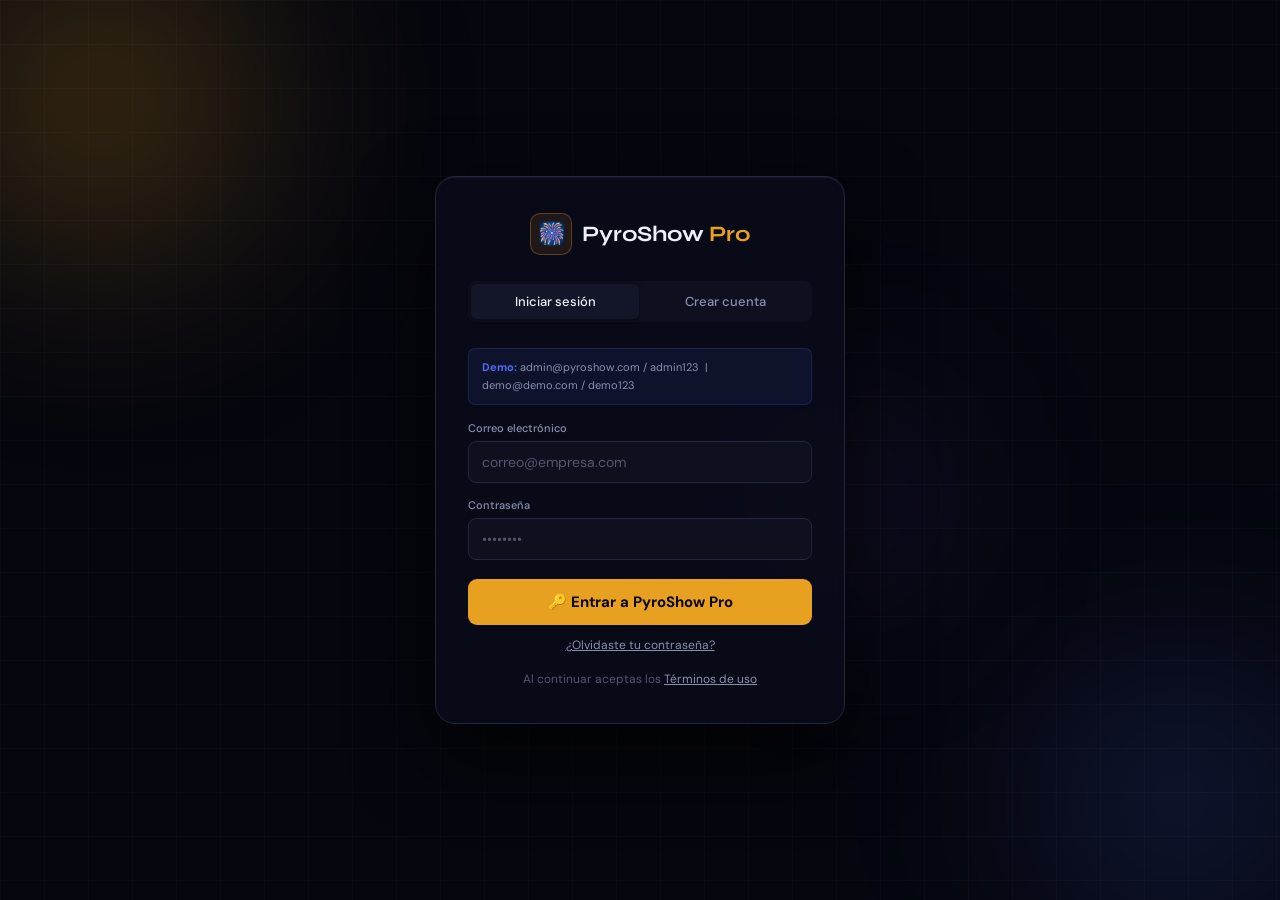
<file: pages/auth.html>
<!DOCTYPE html>
<html lang="es">
<head>
<meta charset="UTF-8"/>
<meta name="viewport" content="width=device-width,initial-scale=1.0"/>
<title>PyroShow Pro — Acceso</title>
<link rel="preconnect" href="https://fonts.googleapis.com"/>
<link href="https://fonts.googleapis.com/css2?family=Syne:wght@500;700&family=DM+Sans:wght@300;400;500&family=JetBrains+Mono:wght@400&display=swap" rel="stylesheet"/>
<style>
*{box-sizing:border-box;margin:0;padding:0}
html,body{height:100%;overflow:hidden;font-family:'DM Sans',sans-serif;-webkit-font-smoothing:antialiased}
body{background:#05060e;color:#eef0f8;display:flex;align-items:center;justify-content:center}

/* Fondo */
.bg{position:fixed;inset:0;overflow:hidden;pointer-events:none}
.orb{position:absolute;border-radius:50%;filter:blur(90px)}
.o1{width:500px;height:500px;background:radial-gradient(circle,rgba(232,160,32,.3),transparent 70%);top:-150px;left:-150px;animation:fl 9s ease-in-out infinite}
.o2{width:400px;height:400px;background:radial-gradient(circle,rgba(77,110,245,.25),transparent 70%);bottom:-100px;right:-100px;animation:fl 7s ease-in-out infinite 2s}
.o3{width:280px;height:280px;background:radial-gradient(circle,rgba(139,92,246,.2),transparent 70%);top:40%;left:55%;animation:fl 11s ease-in-out infinite 4s}
@keyframes fl{0%,100%{transform:translateY(0) scale(1)}50%{transform:translateY(-25px) scale(1.04)}}
.grid{position:fixed;inset:0;background-image:linear-gradient(rgba(255,255,255,.018) 1px,transparent 1px),linear-gradient(90deg,rgba(255,255,255,.018) 1px,transparent 1px);background-size:44px 44px;pointer-events:none}

/* CARD */
.card{position:relative;z-index:10;width:100%;max-width:410px;margin:16px;background:rgba(10,12,26,.9);border:1px solid #222640;border-radius:20px;padding:36px 32px;backdrop-filter:blur(20px);box-shadow:0 32px 80px rgba(0,0,0,.65),inset 0 1px 0 rgba(255,255,255,.05)}

/* LOGO */
.logo{display:flex;align-items:center;gap:10px;justify-content:center;margin-bottom:26px}
.logo-icon{width:42px;height:42px;background:rgba(232,160,32,.1);border:1px solid rgba(232,160,32,.3);border-radius:10px;display:flex;align-items:center;justify-content:center;font-size:22px}
.logo-text{font-family:'Syne',sans-serif;font-size:22px;font-weight:700}
.logo-text b{color:#e8a020}

/* TABS */
.tabs{display:flex;background:#0e1020;border-radius:8px;padding:3px;margin-bottom:26px;gap:2px}
.tab{flex:1;padding:9px;text-align:center;font-size:13px;font-weight:500;border-radius:6px;cursor:pointer;color:#8890b0;transition:all .15s;border:none;background:none;font-family:'DM Sans',sans-serif}
.tab.on{background:#131628;color:#eef0f8;box-shadow:0 1px 4px rgba(0,0,0,.5)}

/* FORM */
.fg{margin-bottom:15px}
.fg label{display:block;font-size:11px;color:#8890b0;margin-bottom:6px;font-weight:500}
.fg input,.fg select{width:100%;background:#0e1020;border:1px solid #222640;color:#eef0f8;border-radius:8px;padding:11px 13px;font-size:14px;font-family:'DM Sans',sans-serif;outline:none;transition:border-color .15s}
.fg input:focus,.fg select:focus{border-color:rgba(232,160,32,.55)}
.fg input::placeholder{color:#52566e}

/* PLAN GRID */
.plans{display:grid;grid-template-columns:repeat(3,1fr);gap:8px;margin:4px 0 15px}
.pl{background:#0e1020;border:1px solid #222640;border-radius:8px;padding:11px 8px;text-align:center;cursor:pointer;transition:all .15s;position:relative}
.pl:hover{border-color:#2e3358}
.pl.on{border-color:rgba(232,160,32,.5);background:rgba(232,160,32,.07)}
.pl-ck{position:absolute;top:-5px;right:-5px;width:15px;height:15px;border-radius:50%;background:#e8a020;display:none;align-items:center;justify-content:center;font-size:8px;color:#08060a;font-weight:700}
.pl.on .pl-ck{display:flex}
.pl-name{font-size:12px;font-weight:600;color:#eef0f8;margin-bottom:2px}
.pl-price{font-size:15px;font-weight:700;color:#e8a020;font-family:'Syne',sans-serif}
.pl-ch{font-size:9px;color:#52566e;margin-top:2px}
.pl.free .pl-price{color:#22c55e}

/* HINT DE PLAN */
.plan-hint{font-size:11px;color:#8890b0;background:#0e1020;border:1px solid #1a1e35;border-radius:6px;padding:8px 12px;margin-bottom:14px;line-height:1.6;display:none}

/* BTN SUBMIT */
.submit{width:100%;background:#e8a020;color:#08060a;font-size:15px;font-weight:700;padding:13px;border-radius:9px;border:none;cursor:pointer;transition:all .2s;font-family:'DM Sans',sans-serif;margin-top:4px}
.submit:hover{background:#f5c842;transform:translateY(-1px)}
.submit:active{transform:none}
.submit:disabled{opacity:.6;cursor:not-allowed;transform:none}

/* MENSAJES */
.msg{border-radius:7px;padding:10px 13px;font-size:12px;margin-bottom:14px;line-height:1.5;display:none}
.msg.err{background:rgba(224,56,56,.1);border:1px solid rgba(224,56,56,.3);color:#e03838}
.msg.ok{background:rgba(34,197,94,.1);border:1px solid rgba(34,197,94,.3);color:#22c55e}
.msg.show{display:block}

/* FOOT */
.foot{margin-top:18px;text-align:center;font-size:12px;color:#52566e}
.foot a{color:#8890b0;transition:color .15s}
.foot a:hover{color:#eef0f8}

/* DEMO HINT */
.demo-hint{background:rgba(77,110,245,.08);border:1px solid rgba(77,110,245,.2);border-radius:7px;padding:10px 13px;font-size:11px;color:#8890b0;margin-bottom:16px;line-height:1.6}
.demo-hint b{color:#4d6ef5}
</style>
</head>
<body>
<div class="bg">
  <div class="orb o1"></div>
  <div class="orb o2"></div>
  <div class="orb o3"></div>
</div>
<div class="grid"></div>

<div class="card">
  <div class="logo">
    <div class="logo-icon">🎆</div>
    <div class="logo-text">PyroShow <b>Pro</b></div>
  </div>

  <div class="tabs">
    <button class="tab on" id="t-login"    onclick="tab('login')">Iniciar sesión</button>
    <button class="tab"    id="t-register" onclick="tab('register')">Crear cuenta</button>
  </div>

  <!-- LOGIN -->
  <div id="f-login">
    <div class="demo-hint">
      <b>Demo:</b> admin@pyroshow.com / admin123 &nbsp;|&nbsp; demo@demo.com / demo123
    </div>
    <div class="msg" id="err-login"></div>
    <div class="fg">
      <label>Correo electrónico</label>
      <input type="email" id="l-email" placeholder="correo@empresa.com" autocomplete="email"/>
    </div>
    <div class="fg">
      <label>Contraseña</label>
      <input type="password" id="l-pass" placeholder="••••••••" autocomplete="current-password"
             onkeydown="if(event.key==='Enter')login()"/>
    </div>
    <button class="submit" id="btn-login" onclick="login()">🔑 Entrar a PyroShow Pro</button>
    <div class="foot" style="margin-top:12px">
      <a href="#" onclick="alert('Escríbenos: hola@pyroshowpro.com');return false">¿Olvidaste tu contraseña?</a>
    </div>
  </div>

  <!-- REGISTRO -->
  <div id="f-register" style="display:none">
    <div class="msg" id="err-reg"></div>
    <div class="msg" id="ok-reg"></div>
    <div class="fg">
      <label>Nombre completo</label>
      <input type="text" id="r-nombre" placeholder="Tu nombre"/>
    </div>
    <div class="fg">
      <label>Correo electrónico</label>
      <input type="email" id="r-email" placeholder="correo@empresa.com"/>
    </div>
    <div class="fg">
      <label>Contraseña (mínimo 8 caracteres)</label>
      <input type="password" id="r-pass" placeholder="••••••••"/>
    </div>
    <div class="fg">
      <label>Selecciona tu plan</label>
      <div class="plans">
        <div class="pl free on" id="pl-free" onclick="selPlan('free')">
          <div class="pl-ck">✓</div>
          <div class="pl-name">Gratis</div>
          <div class="pl-price">$0</div>
          <div class="pl-ch">1 canal</div>
        </div>
        <div class="pl" id="pl-hobby" onclick="selPlan('hobby')">
          <div class="pl-ck">✓</div>
          <div class="pl-name">Hobbyist</div>
          <div class="pl-price">$49</div>
          <div class="pl-ch">10 canales</div>
        </div>
        <div class="pl" id="pl-pro" onclick="selPlan('pro')">
          <div class="pl-ck">✓</div>
          <div class="pl-name">Pro</div>
          <div class="pl-price">$149</div>
          <div class="pl-ch">Ilimitado</div>
        </div>
      </div>
      <div class="plan-hint" id="plan-hint"></div>
    </div>
    <button class="submit" id="btn-reg" onclick="register()">🚀 Crear cuenta gratis</button>
  </div>

  <div class="foot">
    Al continuar aceptas los <a href="#">Términos de uso</a>
  </div>
</div>

<script>
// ── DATOS BASE ──────────────────────────────────────────────────────
var PLANES = {
  free:       {nombre:'Gratis',    canales:1},
  hobby:      {nombre:'Hobbyist',  canales:10},
  pro:        {nombre:'Pro',       canales:9999},
  enterprise: {nombre:'Enterprise',canales:9999},
};

var HINTS = {
  free:  '✓ 1 canal de disparo · Simulación 3D · Timeline musical · Gratis para siempre',
  hobby: '✓ Hasta 10 canales · Exportación CSV · Control ESP32 WiFi · Pago único $49',
  pro:   '✓ Canales ilimitados · Código fuente · Voice cues · Soporte prioritario · $149',
};

// Crear cuentas demo si no existen
(function(){
  var u = {};
  try{ u = JSON.parse(localStorage.getItem('pyro_users') || '{}'); }catch(e){}
  if(!u['admin@pyroshow.com']){
    u['admin@pyroshow.com'] = {nombre:'Administrador', pass:'admin123', plan:'pro', role:'admin', activo:true, creado:new Date().toISOString()};
  }
  if(!u['demo@demo.com']){
    u['demo@demo.com'] = {nombre:'Usuario Demo', pass:'demo123', plan:'free', role:'user', activo:true, creado:new Date().toISOString()};
  }
  localStorage.setItem('pyro_users', JSON.stringify(u));
})();

// Si ya hay sesión activa, ir directo a la app
(function(){
  try{
    var s = JSON.parse(sessionStorage.getItem('pyro_session') || 'null');
    if(s && s.email){ window.location.replace('app.html'); }
  }catch(e){}
})();

// ── TABS ──────────────────────────────────────────────────────
function tab(t){
  document.getElementById('f-login').style.display    = t==='login'    ? 'block' : 'none';
  document.getElementById('f-register').style.display = t==='register' ? 'block' : 'none';
  document.getElementById('t-login').classList.toggle('on',    t==='login');
  document.getElementById('t-register').classList.toggle('on', t==='register');
  limpiarMsgs();
}

// ── PLAN ─────────────────────────────────────────────────────
var planSel = 'free';
function selPlan(p){
  planSel = p;
  ['free','hobby','pro'].forEach(function(id){
    document.getElementById('pl-'+id).classList.toggle('on', id===p);
  });
  var h = document.getElementById('plan-hint');
  h.textContent = HINTS[p] || '';
  h.style.display = 'block';
  document.getElementById('btn-reg').textContent = p==='free' ? '🚀 Crear cuenta gratis' : '🚀 Crear cuenta — '+PLANES[p].nombre;
}

// ── LOGIN ─────────────────────────────────────────────────────
function login(){
  var email = (document.getElementById('l-email').value || '').trim().toLowerCase();
  var pass  = document.getElementById('l-pass').value || '';
  var btn   = document.getElementById('btn-login');
  limpiarMsgs();

  if(!email){ mostrarMsg('err-login','Escribe tu correo electrónico'); return; }
  if(!pass){  mostrarMsg('err-login','Escribe tu contraseña'); return; }

  btn.disabled = true;
  btn.textContent = 'Verificando...';

  setTimeout(function(){
    var users = {};
    try{ users = JSON.parse(localStorage.getItem('pyro_users') || '{}'); }catch(e){}

    var u = users[email];

    if(!u){
      mostrarMsg('err-login','No existe ninguna cuenta con ese correo. ¿Quieres crear una?');
      btn.disabled = false; btn.textContent = '🔑 Entrar a PyroShow Pro';
      return;
    }
    if(u.pass !== pass){
      mostrarMsg('err-login','Contraseña incorrecta. Inténtalo de nuevo.');
      btn.disabled = false; btn.textContent = '🔑 Entrar a PyroShow Pro';
      return;
    }
    if(u.activo === false){
      mostrarMsg('err-login','Esta cuenta está desactivada. Contacta al administrador.');
      btn.disabled = false; btn.textContent = '🔑 Entrar a PyroShow Pro';
      return;
    }

    // Éxito — guardar sesión
    var sesion = {email:email, nombre:u.nombre, plan:u.plan||'free', role:u.role||'user'};
    sessionStorage.setItem('pyro_session', JSON.stringify(sesion));

    btn.textContent = '✓ Bienvenido, ' + u.nombre.split(' ')[0] + '!';
    btn.style.background = '#22c55e';
    btn.style.color = '#fff';

    setTimeout(function(){ window.location.replace('app.html'); }, 600);

  }, 500);
}

// ── REGISTRO ─────────────────────────────────────────────────
function register(){
  var nombre = (document.getElementById('r-nombre').value || '').trim();
  var email  = (document.getElementById('r-email').value  || '').trim().toLowerCase();
  var pass   = document.getElementById('r-pass').value || '';
  var btn    = document.getElementById('btn-reg');
  limpiarMsgs();

  if(!nombre){ mostrarMsg('err-reg','Escribe tu nombre'); return; }
  if(!email || !/^[^\s@]+@[^\s@]+\.[^\s@]+$/.test(email)){ mostrarMsg('err-reg','Escribe un correo válido'); return; }
  if(pass.length < 8){ mostrarMsg('err-reg','La contraseña debe tener al menos 8 caracteres'); return; }

  var users = {};
  try{ users = JSON.parse(localStorage.getItem('pyro_users') || '{}'); }catch(e){}

  if(users[email]){ mostrarMsg('err-reg','Ya existe una cuenta con ese correo. Inicia sesión.'); return; }

  btn.disabled = true; btn.textContent = 'Creando cuenta...';

  setTimeout(function(){
    users[email] = {nombre:nombre, pass:pass, plan:planSel, role:'user', activo:true, creado:new Date().toISOString()};
    localStorage.setItem('pyro_users', JSON.stringify(users));

    var sesion = {email:email, nombre:nombre, plan:planSel, role:'user'};
    sessionStorage.setItem('pyro_session', JSON.stringify(sesion));

    if(planSel === 'free'){
      btn.textContent = '✓ Cuenta creada';
      btn.style.background = '#22c55e';
      setTimeout(function(){ window.location.replace('app.html'); }, 700);
    } else {
      btn.disabled = false; btn.textContent = '🚀 Crear cuenta — ' + PLANES[planSel].nombre;
      mostrarMsg('ok-reg',
        '✓ Cuenta creada. Para activar el plan ' + PLANES[planSel].nombre +
        ', completa el pago en la sección de precios.');
    }
  }, 600);
}

// ── HELPERS ───────────────────────────────────────────────────
function mostrarMsg(id, txt, tipo){
  var el = document.getElementById(id);
  if(!el) return;
  el.textContent = txt;
  el.className = 'msg ' + (tipo||'err') + ' show';
}

function limpiarMsgs(){
  ['err-login','err-reg','ok-reg'].forEach(function(id){
    var el = document.getElementById(id);
    if(el){ el.className = 'msg'; el.textContent = ''; }
  });
}
</script>
</body>
</html>
</file>
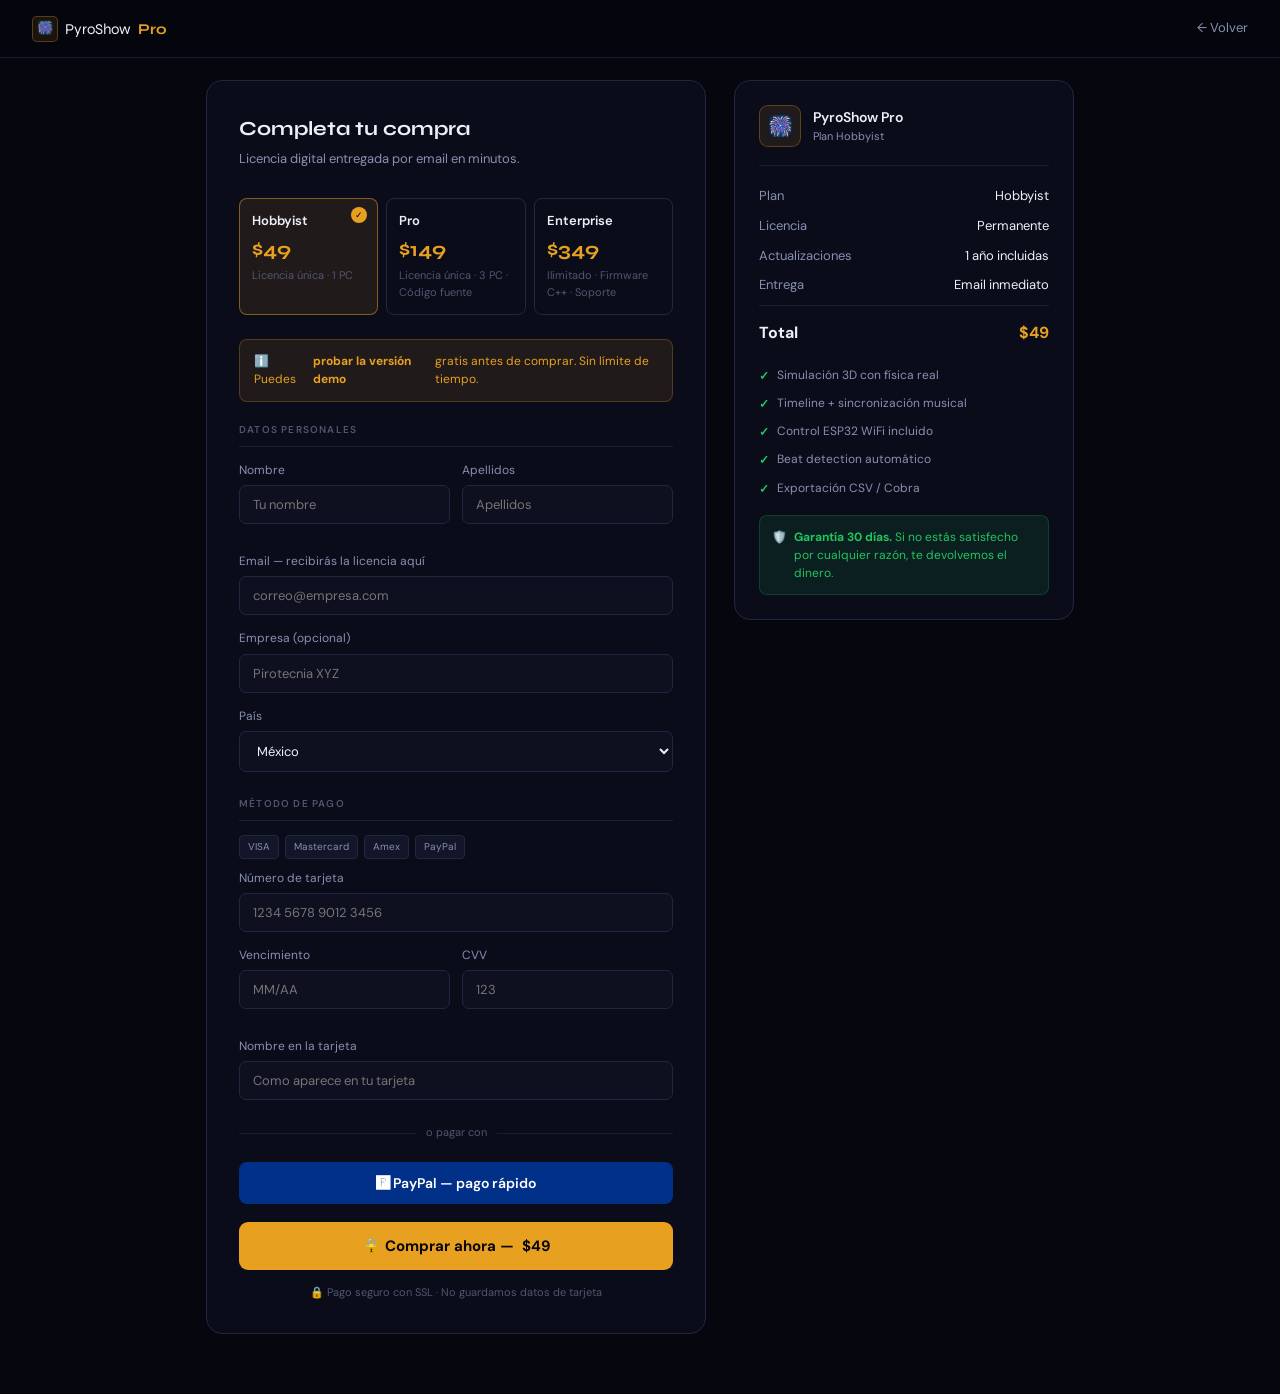
<file: pages/checkout.html>
<!DOCTYPE html>
<html lang="es">
<head>
<meta charset="UTF-8"/>
<meta name="viewport" content="width=device-width,initial-scale=1.0"/>
<title>Comprar PyroShow Pro — $149</title>
<link rel="preconnect" href="https://fonts.googleapis.com"/>
<link href="https://fonts.googleapis.com/css2?family=Syne:wght@500;700&family=DM+Sans:wght@300;400;500&family=JetBrains+Mono:wght@400&display=swap" rel="stylesheet"/>
<style>
*,*::before,*::after{box-sizing:border-box;margin:0;padding:0}
:root{
  --bg:#05060e;--s1:#0a0c1a;--s2:#0e1020;--s3:#131628;
  --b1:#1a1e35;--b2:#222640;--b3:#2e3358;
  --gold:#e8a020;--gold2:#f5c842;--golddim:rgba(232,160,32,.10);
  --green:#22c55e;--greendim:rgba(34,197,94,.10);
  --text:#eef0f8;--m1:#8890b0;--m2:#52566e;
}
body{background:var(--bg);color:var(--text);font-family:'DM Sans',sans-serif;font-size:14px;line-height:1.6;-webkit-font-smoothing:antialiased;min-height:100vh}
a{color:inherit;text-decoration:none}

/* NAV */
nav{height:58px;background:rgba(5,6,14,.9);border-bottom:1px solid var(--b1);backdrop-filter:blur(12px);display:flex;align-items:center;padding:0 32px;gap:24px;position:fixed;top:0;left:0;right:0;z-index:100}
.nav-logo{display:flex;align-items:center;gap:7px;font-family:'Syne',sans-serif;font-size:15px}
.nav-logo-icon{width:26px;height:26px;background:var(--golddim);border:1px solid rgba(232,160,32,.3);border-radius:5px;display:flex;align-items:center;justify-content:center;font-size:13px}
.nav-logo strong{color:var(--gold)}
.back-link{margin-left:auto;font-size:13px;color:var(--m1);display:flex;align-items:center;gap:5px;transition:color .15s}
.back-link:hover{color:var(--text)}

/* LAYOUT */
.checkout-wrap{min-height:100vh;display:flex;align-items:flex-start;justify-content:center;padding:80px 20px 60px;gap:28px;flex-wrap:wrap}
.checkout-form-col{width:100%;max-width:500px}
.checkout-summary-col{width:100%;max-width:340px}

/* FORM CARD */
.form-card{background:var(--s1);border:1px solid var(--b2);border-radius:16px;padding:32px}
.form-card-title{font-family:'Syne',sans-serif;font-size:20px;font-weight:700;margin-bottom:4px}
.form-card-sub{font-size:13px;color:var(--m1);margin-bottom:28px}
.form-section-lbl{font-size:10px;color:var(--m2);text-transform:uppercase;letter-spacing:1.2px;font-weight:600;margin-bottom:14px;padding-bottom:8px;border-bottom:1px solid var(--b1)}
.form-row{display:grid;grid-template-columns:1fr 1fr;gap:12px;margin-bottom:14px}
.form-group{display:flex;flex-direction:column;gap:5px;margin-bottom:14px}
.form-group label{font-size:12px;color:var(--m1)}
.form-group input,.form-group select{background:var(--s2);border:1px solid var(--b2);color:var(--text);border-radius:7px;padding:10px 13px;font-size:13px;font-family:'DM Sans',sans-serif;transition:border-color .15s;width:100%}
.form-group input:focus,.form-group select:focus{outline:none;border-color:rgba(232,160,32,.6)}
.form-section{margin-bottom:24px}
.card-icons{display:flex;gap:6px;margin-bottom:10px;flex-wrap:wrap}
.card-icon{background:var(--s3);border:1px solid var(--b2);border-radius:4px;padding:3px 8px;font-size:10px;color:var(--m1)}
.submit-btn{width:100%;background:var(--gold);color:#08060a;font-size:15px;font-weight:700;padding:14px;border-radius:9px;border:none;cursor:pointer;transition:all .15s;font-family:'DM Sans',sans-serif;display:flex;align-items:center;justify-content:center;gap:8px;margin-top:8px}
.submit-btn:hover{background:var(--gold2);transform:translateY(-1px)}
.secure-row{display:flex;align-items:center;justify-content:center;gap:6px;margin-top:14px;font-size:11px;color:var(--m2)}
.plans-switch{display:flex;gap:8px;margin-bottom:24px}
.plan-opt{flex:1;border:1px solid var(--b2);border-radius:8px;padding:12px;cursor:pointer;transition:all .15s;position:relative}
.plan-opt:hover{border-color:var(--b3)}
.plan-opt.active{border-color:rgba(232,160,32,.5);background:var(--golddim)}
.plan-opt .plan-name{font-size:13px;font-weight:600;margin-bottom:2px}
.plan-opt .plan-price{font-size:20px;font-weight:700;color:var(--gold);font-family:'Syne',sans-serif}
.plan-opt .plan-sub{font-size:11px;color:var(--m2);margin-top:1px}
.plan-opt .plan-check{position:absolute;top:8px;right:10px;width:16px;height:16px;border-radius:50%;background:var(--gold);display:none;align-items:center;justify-content:center;font-size:9px;color:#08060a}
.plan-opt.active .plan-check{display:flex}

/* SUMMARY */
.summary-card{background:var(--s1);border:1px solid var(--b2);border-radius:16px;padding:24px;position:sticky;top:80px}
.summary-product{display:flex;align-items:center;gap:12px;margin-bottom:20px;padding-bottom:18px;border-bottom:1px solid var(--b1)}
.summary-icon{width:42px;height:42px;background:var(--golddim);border:1px solid rgba(232,160,32,.3);border-radius:9px;display:flex;align-items:center;justify-content:center;font-size:20px;flex-shrink:0}
.summary-name{font-size:14px;font-weight:600}
.summary-tier{font-size:11px;color:var(--m1)}
.summary-line{display:flex;justify-content:space-between;align-items:center;font-size:13px;margin-bottom:9px}
.summary-line .lbl{color:var(--m1)}
.summary-total{display:flex;justify-content:space-between;align-items:center;font-size:16px;font-weight:700;padding-top:14px;border-top:1px solid var(--b1);margin-top:6px}
.summary-total .amt{color:var(--gold)}
.summary-feats{margin-top:20px;display:flex;flex-direction:column;gap:8px}
.sfeat{display:flex;align-items:flex-start;gap:8px;font-size:12px;color:var(--m1)}
.sfeat::before{content:'✓';color:var(--green);flex-shrink:0;font-weight:700;margin-top:1px}
.guarantee{background:var(--greendim);border:1px solid rgba(34,197,94,.2);border-radius:8px;padding:12px;margin-top:16px;font-size:12px;color:var(--green);display:flex;gap:7px;align-items:flex-start;line-height:1.5}

/* DIVIDER */
.or-div{display:flex;align-items:center;gap:10px;margin:20px 0}
.or-div span{font-size:11px;color:var(--m2);white-space:nowrap}
.or-div::before,.or-div::after{content:'';flex:1;height:1px;background:var(--b1)}

/* ALERT */
.demo-alert{background:var(--golddim);border:1px solid rgba(232,160,32,.25);border-radius:8px;padding:12px 14px;font-size:12px;color:var(--gold);margin-bottom:20px;display:flex;gap:7px;line-height:1.55}

@media(max-width:600px){
  .form-row{grid-template-columns:1fr}
  .checkout-wrap{padding:70px 16px 40px}
}
</style>
</head>
<body>
<nav>
  <a href="../index.html" class="nav-logo">
    <div class="nav-logo-icon">🎆</div>
    PyroShow <strong>Pro</strong>
  </a>
  <a href="../index.html" class="back-link">← Volver</a>
</nav>

<div class="checkout-wrap">
  <!-- COLUMNA FORMULARIO -->
  <div class="checkout-form-col">
    <div class="form-card">
      <div class="form-card-title">Completa tu compra</div>
      <div class="form-card-sub">Licencia digital entregada por email en minutos.</div>

      <!-- PLANES -->
      <div class="plans-switch">
        <div class="plan-opt active" id="plan-hobby" onclick="selPlan('hobby')">
          <div class="plan-check">✓</div>
          <div class="plan-name">Hobbyist</div>
          <div class="plan-price">$49</div>
          <div class="plan-sub">Licencia única · 1 PC</div>
        </div>
        <div class="plan-opt" id="plan-pro" onclick="selPlan('pro')">
          <div class="plan-check">✓</div>
          <div class="plan-name">Pro</div>
          <div class="plan-price">$149</div>
          <div class="plan-sub">Licencia única · 3 PC · Código fuente</div>
        </div>
        <div class="plan-opt" id="plan-ent" onclick="selPlan('ent')">
          <div class="plan-check">✓</div>
          <div class="plan-name">Enterprise</div>
          <div class="plan-price">$349</div>
          <div class="plan-sub">Ilimitado · Firmware C++ · Soporte</div>
        </div>
      </div>

      <div class="demo-alert">
        ℹ️ Puedes <strong><a href="app.html" style="color:var(--gold)">probar la versión demo</a></strong> gratis antes de comprar. Sin límite de tiempo.
      </div>

      <!-- DATOS PERSONALES -->
      <div class="form-section">
        <div class="form-section-lbl">Datos personales</div>
        <div class="form-row">
          <div class="form-group"><label>Nombre</label><input type="text" placeholder="Tu nombre"/></div>
          <div class="form-group"><label>Apellidos</label><input type="text" placeholder="Apellidos"/></div>
        </div>
        <div class="form-group"><label>Email — recibirás la licencia aquí</label><input type="email" placeholder="correo@empresa.com"/></div>
        <div class="form-group"><label>Empresa (opcional)</label><input type="text" placeholder="Pirotecnia XYZ"/></div>
        <div class="form-group"><label>País</label>
          <select>
            <option>México</option><option>Colombia</option><option>España</option>
            <option>Argentina</option><option>Chile</option><option>Perú</option>
            <option>Venezuela</option><option>Ecuador</option><option>Otro</option>
          </select>
        </div>
      </div>

      <!-- PAGO -->
      <div class="form-section">
        <div class="form-section-lbl">Método de pago</div>
        <div class="card-icons">
          <span class="card-icon">VISA</span>
          <span class="card-icon">Mastercard</span>
          <span class="card-icon">Amex</span>
          <span class="card-icon">PayPal</span>
        </div>
        <div class="form-group"><label>Número de tarjeta</label><input type="text" placeholder="1234 5678 9012 3456" maxlength="19"/></div>
        <div class="form-row">
          <div class="form-group"><label>Vencimiento</label><input type="text" placeholder="MM/AA" maxlength="5"/></div>
          <div class="form-group"><label>CVV</label><input type="text" placeholder="123" maxlength="4"/></div>
        </div>
        <div class="form-group"><label>Nombre en la tarjeta</label><input type="text" placeholder="Como aparece en tu tarjeta"/></div>
      </div>

      <div class="or-div"><span>o pagar con</span></div>
      <button style="width:100%;background:#003087;color:#fff;border:none;border-radius:8px;padding:12px;font-size:14px;font-weight:600;cursor:pointer;font-family:'DM Sans',sans-serif;margin-bottom:10px">
        🅿 PayPal — pago rápido
      </button>

      <button class="submit-btn" onclick="procesarPago()">
        🔒 Comprar ahora — <span id="btn-price">$49</span>
      </button>
      <div class="secure-row">🔒 Pago seguro con SSL · No guardamos datos de tarjeta</div>
    </div>
  </div>

  <!-- COLUMNA RESUMEN -->
  <div class="checkout-summary-col">
    <div class="summary-card">
      <div class="summary-product">
        <div class="summary-icon">🎆</div>
        <div>
          <div class="summary-name">PyroShow Pro</div>
          <div class="summary-tier" id="summary-tier">Plan Hobbyist</div>
        </div>
      </div>
      <div class="summary-line"><span class="lbl">Plan</span><span id="sum-plan">Hobbyist</span></div>
      <div class="summary-line"><span class="lbl">Licencia</span><span>Permanente</span></div>
      <div class="summary-line"><span class="lbl">Actualizaciones</span><span>1 año incluidas</span></div>
      <div class="summary-line"><span class="lbl">Entrega</span><span>Email inmediato</span></div>
      <div class="summary-total"><span>Total</span><span class="amt" id="sum-total">$49</span></div>

      <div class="summary-feats">
        <div class="sfeat" id="sf1">Simulación 3D con física real</div>
        <div class="sfeat" id="sf2">Timeline + sincronización musical</div>
        <div class="sfeat" id="sf3">Control ESP32 WiFi incluido</div>
        <div class="sfeat" id="sf4">Beat detection automático</div>
        <div class="sfeat" id="sf5">Exportación CSV / Cobra</div>
        <div class="sfeat sf6" id="sf6" style="display:none">Código fuente completo</div>
        <div class="sfeat sf7" id="sf7" style="display:none">Firmware ESP32 C++</div>
        <div class="sfeat sf8" id="sf8" style="display:none">Soporte prioritario 12 meses</div>
      </div>

      <div class="guarantee">
        🛡️ <span><strong>Garantía 30 días.</strong> Si no estás satisfecho por cualquier razón, te devolvemos el dinero.</span>
      </div>
    </div>
  </div>
</div>

<script>
var planes={
  hobby:{name:'Hobbyist',price:'$49',feats:[true,true,true,true,true,false,false,false]},
  pro:  {name:'Pro',     price:'$149',feats:[true,true,true,true,true,true,false,false]},
  ent:  {name:'Enterprise',price:'$349',feats:[true,true,true,true,true,true,true,true]},
};
var planActual='hobby';
function selPlan(id){
  planActual=id;
  document.querySelectorAll('.plan-opt').forEach(function(el){el.classList.remove('active');});
  document.getElementById('plan-'+id).classList.add('active');
  var p=planes[id];
  document.getElementById('sum-plan').textContent=p.name;
  document.getElementById('sum-total').textContent=p.price;
  document.getElementById('summary-tier').textContent='Plan '+p.name;
  document.getElementById('btn-price').textContent=p.price;
  ['sf1','sf2','sf3','sf4','sf5','sf6','sf7','sf8'].forEach(function(fid,i){
    document.getElementById(fid).style.display=p.feats[i]?'':'none';
  });
}
function procesarPago(){
  alert('Integración de pago en desarrollo.\nPor ahora puedes contactarnos directamente para obtener tu licencia.\n\nEmail: hola@pyroshowpro.com');
}
// Leer plan de la URL
var params=new URLSearchParams(window.location.search);
if(params.get('plan')) selPlan(params.get('plan').toLowerCase());
</script>
</body>
</html>
</file>
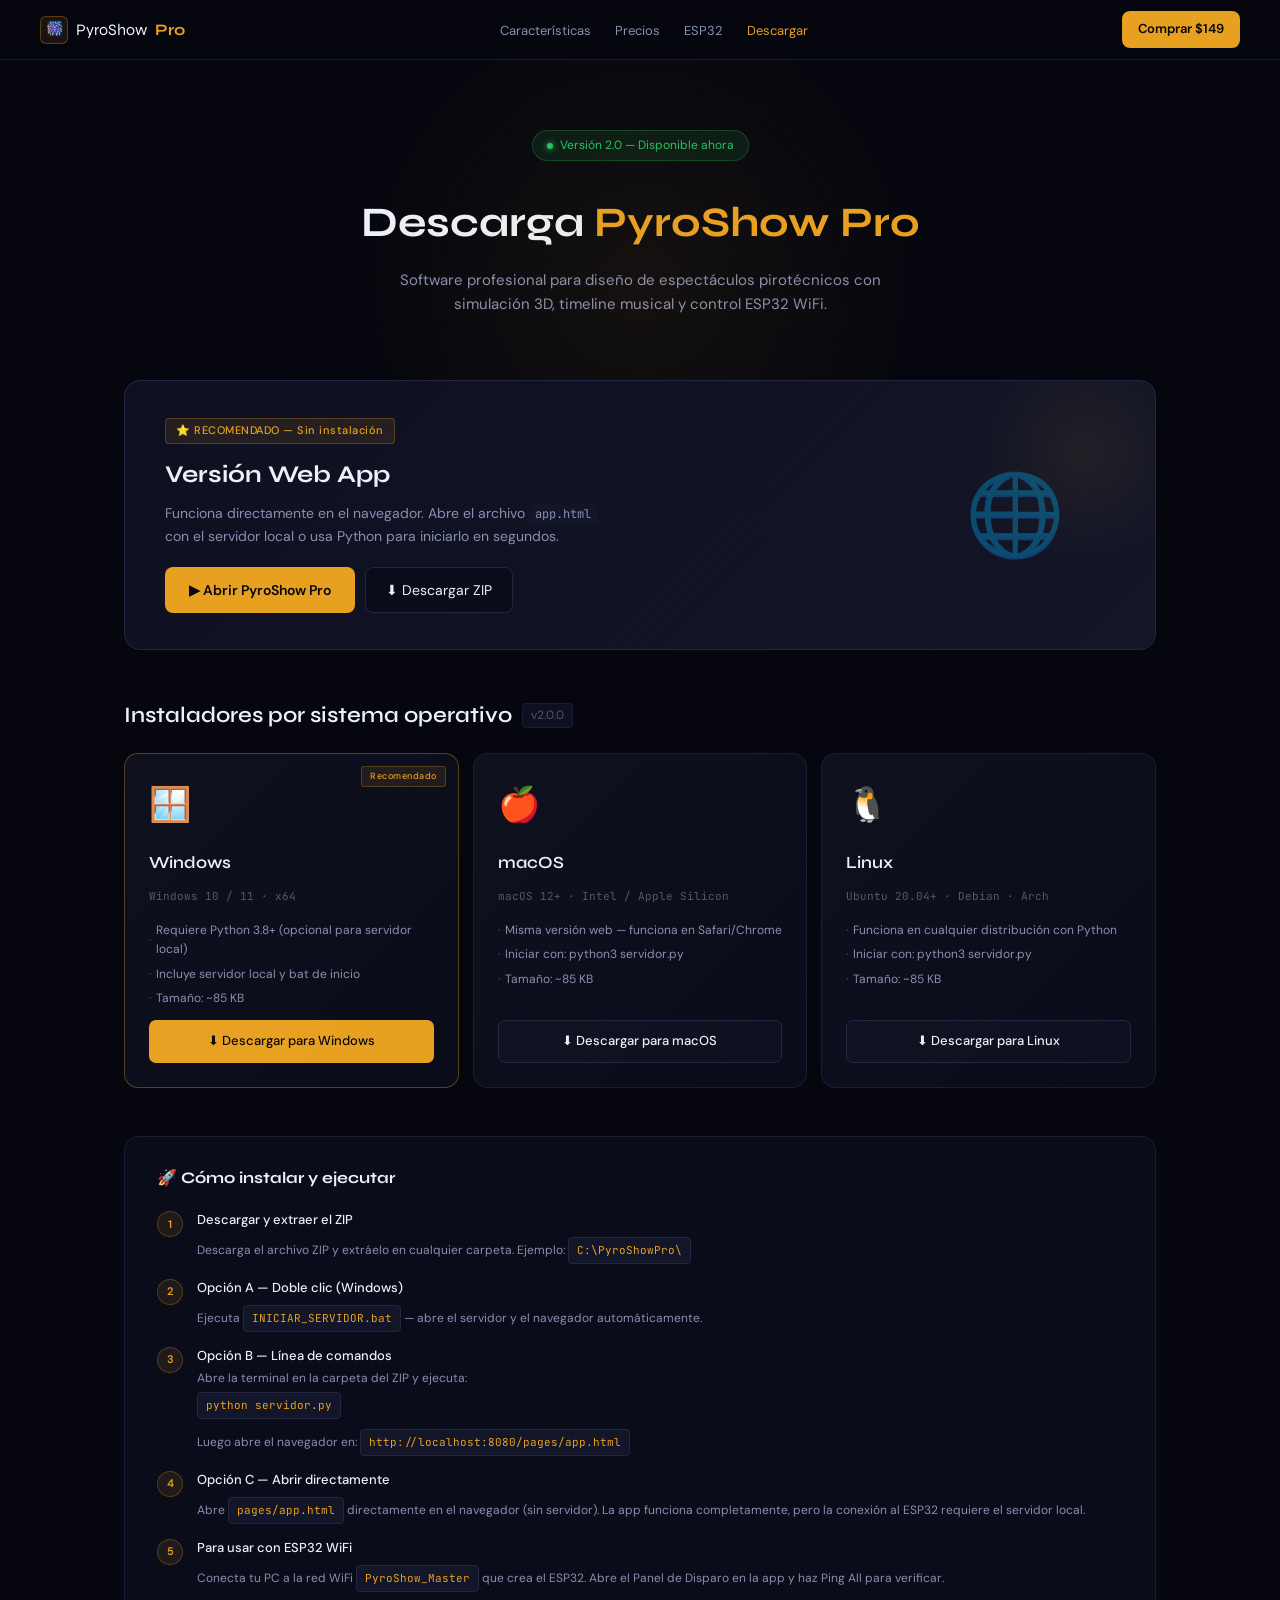
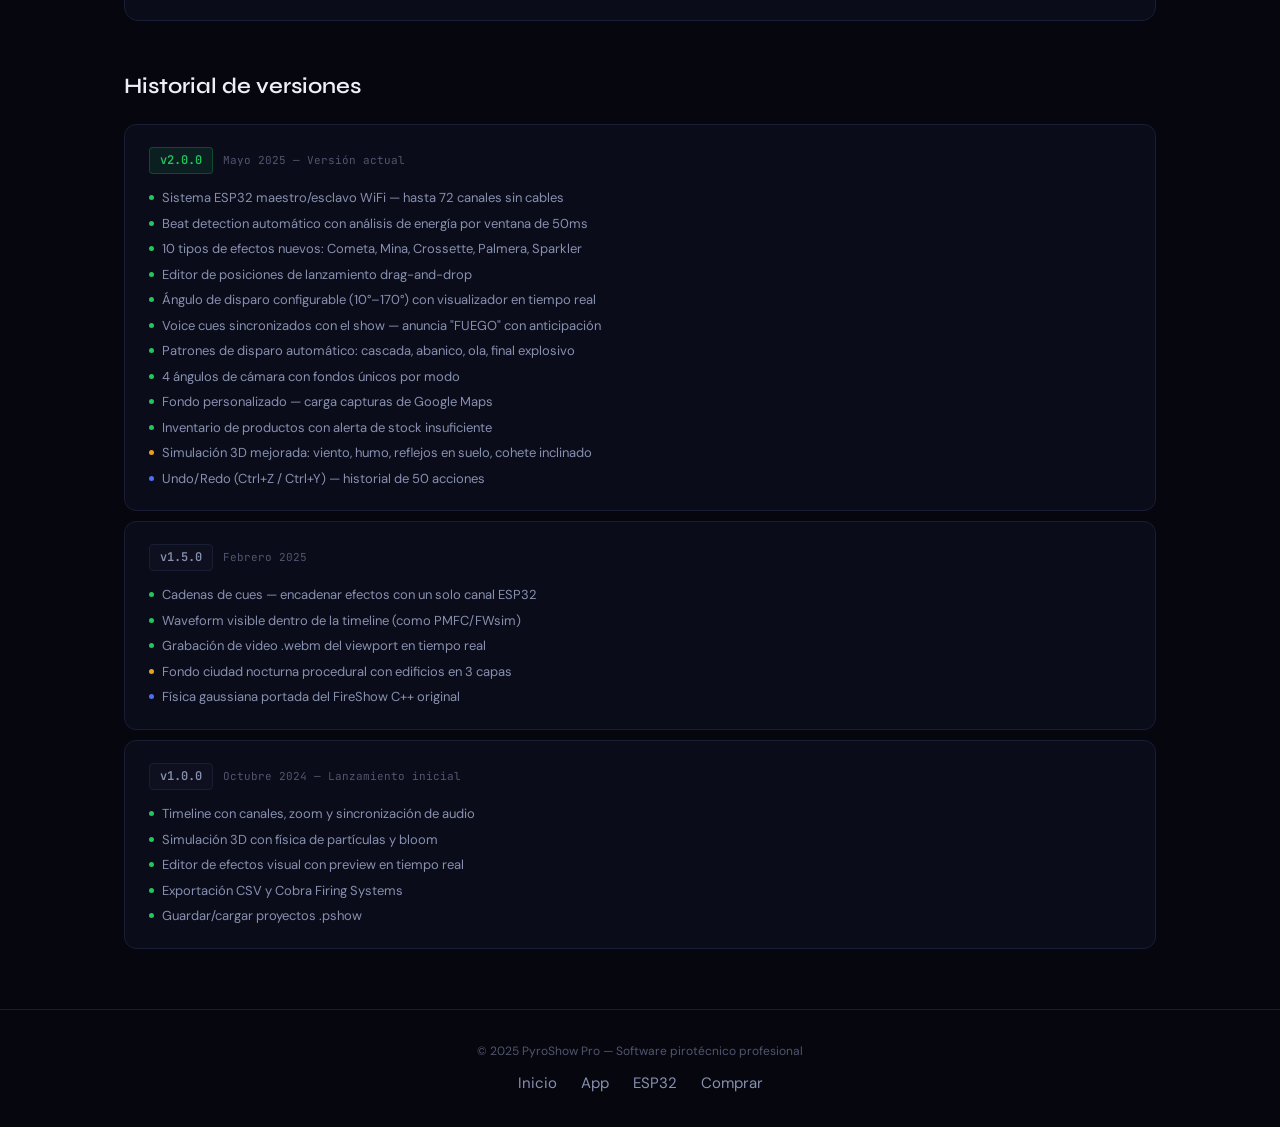
<file: pages/download.html>
<!DOCTYPE html>
<html lang="es">
<head>
<meta charset="UTF-8"/>
<meta name="viewport" content="width=device-width,initial-scale=1.0"/>
<title>Descargar PyroShow Pro — Software Pirotécnico</title>
<link rel="preconnect" href="https://fonts.googleapis.com"/>
<link href="https://fonts.googleapis.com/css2?family=Syne:wght@500;700&family=DM+Sans:wght@300;400;500&family=JetBrains+Mono:wght@400&display=swap" rel="stylesheet"/>
<style>
*,*::before,*::after{box-sizing:border-box;margin:0;padding:0}
:root{
  --bg:#05060e;--s1:#0a0c1a;--s2:#0e1020;--s3:#131628;
  --b1:#1a1e35;--b2:#222640;
  --gold:#e8a020;--gold2:#f5c842;--golddim:rgba(232,160,32,.10);
  --green:#22c55e;--greendim:rgba(34,197,94,.10);
  --blue:#4d6ef5;--bluedim:rgba(77,110,245,.10);
  --text:#eef0f8;--m1:#8890b0;--m2:#52566e;
}
html{scroll-behavior:smooth}
body{background:var(--bg);color:var(--text);font-family:'DM Sans',sans-serif;font-size:15px;line-height:1.6;-webkit-font-smoothing:antialiased}
a{color:inherit;text-decoration:none}

/* NAV */
nav{position:fixed;top:0;left:0;right:0;height:60px;background:rgba(5,6,14,.92);border-bottom:1px solid var(--b1);backdrop-filter:blur(12px);z-index:100;display:flex;align-items:center;padding:0 40px;gap:32px}
.nav-logo{display:flex;align-items:center;gap:8px;font-family:'Syne',sans-serif;font-size:16px}
.nav-logo-icon{width:28px;height:28px;background:var(--golddim);border:1px solid rgba(232,160,32,.3);border-radius:6px;display:flex;align-items:center;justify-content:center;font-size:14px}
.nav-logo strong{color:var(--gold)}
.nav-links{display:flex;gap:24px;list-style:none;margin-left:auto}
.nav-links a{font-size:13px;color:var(--m1);transition:color .15s}
.nav-links a:hover{color:var(--text)}
.nav-cta{background:var(--gold);color:#08060a;padding:8px 18px;border-radius:6px;font-size:13px;font-weight:500;margin-left:8px;transition:background .15s}
.nav-cta:hover{background:var(--gold2)}

/* MAIN */
main{padding-top:60px}
.container{max-width:1080px;margin:0 auto;padding:0 24px}

/* HERO DESCARGA */
.dl-hero{padding:70px 0 50px;text-align:center;position:relative;overflow:hidden}
.dl-hero::before{content:'';position:absolute;top:-80px;left:50%;transform:translateX(-50%);width:600px;height:600px;background:radial-gradient(ellipse,rgba(232,160,32,.07) 0%,transparent 70%);pointer-events:none}
.dl-hero h1{font-family:'Syne',sans-serif;font-size:42px;font-weight:700;margin-bottom:12px}
.dl-hero h1 span{color:var(--gold)}
.dl-hero p{color:var(--m1);max-width:540px;margin:0 auto 14px;font-size:15px}
.version-badge{display:inline-flex;align-items:center;gap:7px;background:var(--greendim);border:1px solid rgba(34,197,94,.25);border-radius:20px;padding:5px 14px;font-size:12px;color:var(--green);margin-bottom:28px}
.version-dot{width:6px;height:6px;border-radius:50%;background:var(--green);box-shadow:0 0 6px var(--green)}

/* WEB APP DESTACADA */
.webapp-card{background:linear-gradient(135deg,var(--s2) 0%,var(--s3) 100%);border:1px solid var(--b2);border-radius:16px;padding:36px 40px;display:flex;align-items:center;justify-content:space-between;gap:28px;margin:0 0 48px;position:relative;overflow:hidden}
.webapp-card::before{content:'';position:absolute;top:-40px;right:-40px;width:220px;height:220px;background:radial-gradient(ellipse,rgba(232,160,32,.08),transparent 70%);pointer-events:none}
.webapp-info{flex:1}
.webapp-label{display:inline-flex;align-items:center;gap:6px;background:var(--golddim);border:1px solid rgba(232,160,32,.25);border-radius:4px;padding:3px 10px;font-size:11px;color:var(--gold);font-weight:500;margin-bottom:12px;letter-spacing:.5px}
.webapp-info h2{font-family:'Syne',sans-serif;font-size:24px;font-weight:700;margin-bottom:8px}
.webapp-info p{color:var(--m1);font-size:14px;max-width:440px;line-height:1.65}
.webapp-actions{display:flex;gap:10px;margin-top:18px;flex-wrap:wrap}
.btn-primary{background:var(--gold);color:#08060a;padding:11px 24px;border-radius:8px;font-size:14px;font-weight:600;transition:all .15s;display:inline-flex;align-items:center;gap:7px;white-space:nowrap}
.btn-primary:hover{background:var(--gold2);transform:translateY(-1px)}
.btn-secondary{background:var(--s1);color:var(--text);padding:11px 20px;border-radius:8px;font-size:14px;border:1px solid var(--b2);transition:all .15s;display:inline-flex;align-items:center;gap:7px;white-space:nowrap}
.btn-secondary:hover{border-color:var(--b3);background:var(--s2)}
.webapp-img{width:200px;flex-shrink:0;display:flex;align-items:center;justify-content:center;font-size:80px;opacity:.35}

/* INSTALADORES */
.section-title{font-family:'Syne',sans-serif;font-size:22px;font-weight:600;margin-bottom:20px;display:flex;align-items:center;gap:10px}
.section-title span{font-size:12px;color:var(--m2);font-family:'DM Sans',sans-serif;font-weight:400;background:var(--s2);border:1px solid var(--b1);border-radius:4px;padding:2px 8px}
.os-grid{display:grid;grid-template-columns:repeat(3,1fr);gap:14px;margin-bottom:48px}
.os-card{background:var(--s1);border:1px solid var(--b1);border-radius:14px;padding:24px;display:flex;flex-direction:column;gap:12px;transition:border-color .15s,transform .15s;cursor:pointer;position:relative;overflow:hidden}
.os-card::before{content:'';position:absolute;inset:0;background:linear-gradient(135deg,rgba(255,255,255,.02),transparent);pointer-events:none}
.os-card:hover{border-color:var(--b2);transform:translateY(-2px)}
.os-card.featured{border-color:rgba(232,160,32,.35)}
.os-card.featured::after{content:'Recomendado';position:absolute;top:12px;right:12px;background:var(--golddim);color:var(--gold);font-size:9px;font-weight:500;padding:2px 8px;border-radius:3px;border:1px solid rgba(232,160,32,.25);letter-spacing:.5px}
.os-icon{font-size:34px;margin-bottom:4px}
.os-name{font-family:'Syne',sans-serif;font-size:17px;font-weight:600}
.os-ver{font-size:11px;color:var(--m2);font-family:'JetBrains Mono',monospace}
.os-specs{display:flex;flex-direction:column;gap:5px;margin-top:4px}
.os-spec{font-size:12px;color:var(--m1);display:flex;align-items:center;gap:5px}
.os-spec::before{content:'·';color:var(--m2)}
.os-dl-btn{display:flex;align-items:center;justify-content:center;gap:7px;background:var(--s2);color:var(--text);border:1px solid var(--b2);border-radius:7px;padding:10px;font-size:13px;font-weight:500;margin-top:auto;transition:all .15s}
.os-dl-btn:hover{background:var(--s3);border-color:var(--b3)}
.os-card.featured .os-dl-btn{background:var(--gold);color:#08060a;border-color:transparent}
.os-card.featured .os-dl-btn:hover{background:var(--gold2)}

/* INSTRUCCIONES INSTALACION */
.install-steps{background:var(--s1);border:1px solid var(--b1);border-radius:14px;padding:28px 32px;margin-bottom:48px}
.install-steps h3{font-family:'Syne',sans-serif;font-size:16px;margin-bottom:20px;color:var(--text)}
.steps-list{display:flex;flex-direction:column;gap:14px}
.step-item{display:flex;align-items:flex-start;gap:14px}
.step-num{width:26px;height:26px;border-radius:50%;background:var(--golddim);border:1px solid rgba(232,160,32,.25);display:flex;align-items:center;justify-content:center;font-size:11px;font-weight:600;color:var(--gold);flex-shrink:0;margin-top:1px}
.step-content{flex:1}
.step-title{font-size:13px;font-weight:500;color:var(--text);margin-bottom:2px}
.step-desc{font-size:12px;color:var(--m1);line-height:1.55}
.step-code{font-family:'JetBrains Mono',monospace;background:var(--s3);border:1px solid var(--b2);border-radius:4px;padding:4px 8px;font-size:11px;color:var(--gold);margin-top:4px;display:inline-block}

/* CHANGELOG */
.changelog-section{margin-bottom:60px}
.version-block{background:var(--s1);border:1px solid var(--b1);border-radius:12px;padding:22px 24px;margin-bottom:10px}
.version-hdr{display:flex;align-items:center;gap:10px;margin-bottom:14px}
.vtag{font-family:'JetBrains Mono',monospace;font-size:12px;font-weight:600;padding:3px 10px;border-radius:4px}
.vtag.latest{background:var(--greendim);color:var(--green);border:1px solid rgba(34,197,94,.25)}
.vtag.old{background:var(--s2);color:var(--m1);border:1px solid var(--b1)}
.vdate{font-size:11px;color:var(--m2);font-family:'JetBrains Mono',monospace}
.vchanges{display:flex;flex-direction:column;gap:6px}
.vchange{font-size:13px;color:var(--m1);display:flex;align-items:flex-start;gap:8px;line-height:1.5}
.vc-dot{width:5px;height:5px;border-radius:50%;flex-shrink:0;margin-top:7px}
.vc-new{background:var(--green)}
.vc-fix{background:var(--blue)}
.vc-imp{background:var(--gold)}

/* FOOTER */
footer{border-top:1px solid var(--b1);padding:32px 0;text-align:center}
footer p{font-size:12px;color:var(--m2)}
footer a{color:var(--m1);margin:0 10px}
footer a:hover{color:var(--text)}
@media(max-width:700px){
  .os-grid{grid-template-columns:1fr}
  .webapp-card{flex-direction:column}
  .webapp-img{display:none}
  nav{padding:0 20px}
  .nav-links{display:none}
}
</style>
</head>
<body>
<nav>
  <a href="../index.html" class="nav-logo">
    <div class="nav-logo-icon">🎆</div>
    PyroShow <strong>Pro</strong>
  </a>
  <ul class="nav-links">
    <li><a href="../index.html#features">Características</a></li>
    <li><a href="../index.html#pricing">Precios</a></li>
    <li><a href="esp32.html">ESP32</a></li>
    <li><a href="download.html" style="color:var(--gold)">Descargar</a></li>
  </ul>
  <a href="checkout.html" class="btn-primary nav-cta" style="margin-left:auto;padding:8px 16px;font-size:13px">Comprar $149</a>
</nav>

<main>
<div class="container">
  <div class="dl-hero">
    <div class="version-badge"><div class="version-dot"></div>Versión 2.0 — Disponible ahora</div>
    <h1>Descarga <span>PyroShow Pro</span></h1>
    <p>Software profesional para diseño de espectáculos pirotécnicos con simulación 3D, timeline musical y control ESP32 WiFi.</p>
  </div>

  <!-- WEBAPP — la opción recomendada -->
  <div class="webapp-card">
    <div class="webapp-info">
      <div class="webapp-label">⭐ RECOMENDADO — Sin instalación</div>
      <h2>Versión Web App</h2>
      <p>Funciona directamente en el navegador. Abre el archivo <code style="background:var(--s3);padding:2px 6px;border-radius:3px;font-family:'JetBrains Mono',monospace;font-size:12px">app.html</code> con el servidor local o usa Python para iniciarlo en segundos.</p>
      <div class="webapp-actions">
        <a href="app.html" class="btn-primary">▶ Abrir PyroShow Pro</a>
        <a href="#download-zip" class="btn-secondary">⬇ Descargar ZIP</a>
      </div>
    </div>
    <div class="webapp-img">🌐</div>
  </div>

  <!-- INSTALADORES -->
  <div class="section-title">
    Instaladores por sistema operativo
    <span>v2.0.0</span>
  </div>
  <div class="os-grid" id="download-zip">

    <div class="os-card featured">
      <div class="os-icon">🪟</div>
      <div class="os-name">Windows</div>
      <div class="os-ver">Windows 10 / 11 · x64</div>
      <div class="os-specs">
        <div class="os-spec">Requiere Python 3.8+ (opcional para servidor local)</div>
        <div class="os-spec">Incluye servidor local y bat de inicio</div>
        <div class="os-spec">Tamaño: ~85 KB</div>
      </div>
      <a href="../PyroShowPro.zip" class="os-dl-btn" download>
        ⬇ Descargar para Windows
      </a>
    </div>

    <div class="os-card">
      <div class="os-icon">🍎</div>
      <div class="os-name">macOS</div>
      <div class="os-ver">macOS 12+ · Intel / Apple Silicon</div>
      <div class="os-specs">
        <div class="os-spec">Misma versión web — funciona en Safari/Chrome</div>
        <div class="os-spec">Iniciar con: python3 servidor.py</div>
        <div class="os-spec">Tamaño: ~85 KB</div>
      </div>
      <a href="../PyroShowPro.zip" class="os-dl-btn" download>
        ⬇ Descargar para macOS
      </a>
    </div>

    <div class="os-card">
      <div class="os-icon">🐧</div>
      <div class="os-name">Linux</div>
      <div class="os-ver">Ubuntu 20.04+ · Debian · Arch</div>
      <div class="os-specs">
        <div class="os-spec">Funciona en cualquier distribución con Python</div>
        <div class="os-spec">Iniciar con: python3 servidor.py</div>
        <div class="os-spec">Tamaño: ~85 KB</div>
      </div>
      <a href="../PyroShowPro.zip" class="os-dl-btn" download>
        ⬇ Descargar para Linux
      </a>
    </div>

  </div>

  <!-- PASOS DE INSTALACION -->
  <div class="install-steps">
    <h3>🚀 Cómo instalar y ejecutar</h3>
    <div class="steps-list">
      <div class="step-item">
        <div class="step-num">1</div>
        <div class="step-content">
          <div class="step-title">Descargar y extraer el ZIP</div>
          <div class="step-desc">Descarga el archivo ZIP y extráelo en cualquier carpeta. Ejemplo: <code class="step-code">C:\PyroShowPro\</code></div>
        </div>
      </div>
      <div class="step-item">
        <div class="step-num">2</div>
        <div class="step-content">
          <div class="step-title">Opción A — Doble clic (Windows)</div>
          <div class="step-desc">Ejecuta <code class="step-code">INICIAR_SERVIDOR.bat</code> — abre el servidor y el navegador automáticamente.</div>
        </div>
      </div>
      <div class="step-item">
        <div class="step-num">3</div>
        <div class="step-content">
          <div class="step-title">Opción B — Línea de comandos</div>
          <div class="step-desc">Abre la terminal en la carpeta del ZIP y ejecuta:</div>
          <code class="step-code">python servidor.py</code>
          <div class="step-desc" style="margin-top:6px">Luego abre el navegador en: <code class="step-code">http://localhost:8080/pages/app.html</code></div>
        </div>
      </div>
      <div class="step-item">
        <div class="step-num">4</div>
        <div class="step-content">
          <div class="step-title">Opción C — Abrir directamente</div>
          <div class="step-desc">Abre <code class="step-code">pages/app.html</code> directamente en el navegador (sin servidor). La app funciona completamente, pero la conexión al ESP32 requiere el servidor local.</div>
        </div>
      </div>
      <div class="step-item">
        <div class="step-num">5</div>
        <div class="step-content">
          <div class="step-title">Para usar con ESP32 WiFi</div>
          <div class="step-desc">Conecta tu PC a la red WiFi <code class="step-code">PyroShow_Master</code> que crea el ESP32. Abre el Panel de Disparo en la app y haz Ping All para verificar.</div>
        </div>
      </div>
    </div>
  </div>

  <!-- CHANGELOG -->
  <div class="changelog-section">
    <div class="section-title">Historial de versiones</div>

    <div class="version-block">
      <div class="version-hdr">
        <span class="vtag latest">v2.0.0</span>
        <span class="vdate">Mayo 2025 — Versión actual</span>
      </div>
      <div class="vchanges">
        <div class="vchange"><div class="vc-dot vc-new"></div>Sistema ESP32 maestro/esclavo WiFi — hasta 72 canales sin cables</div>
        <div class="vchange"><div class="vc-dot vc-new"></div>Beat detection automático con análisis de energía por ventana de 50ms</div>
        <div class="vchange"><div class="vc-dot vc-new"></div>10 tipos de efectos nuevos: Cometa, Mina, Crossette, Palmera, Sparkler</div>
        <div class="vchange"><div class="vc-dot vc-new"></div>Editor de posiciones de lanzamiento drag-and-drop</div>
        <div class="vchange"><div class="vc-dot vc-new"></div>Ángulo de disparo configurable (10°–170°) con visualizador en tiempo real</div>
        <div class="vchange"><div class="vc-dot vc-new"></div>Voice cues sincronizados con el show — anuncia "FUEGO" con anticipación</div>
        <div class="vchange"><div class="vc-dot vc-new"></div>Patrones de disparo automático: cascada, abanico, ola, final explosivo</div>
        <div class="vchange"><div class="vc-dot vc-new"></div>4 ángulos de cámara con fondos únicos por modo</div>
        <div class="vchange"><div class="vc-dot vc-new"></div>Fondo personalizado — carga capturas de Google Maps</div>
        <div class="vchange"><div class="vc-dot vc-new"></div>Inventario de productos con alerta de stock insuficiente</div>
        <div class="vchange"><div class="vc-dot vc-imp"></div>Simulación 3D mejorada: viento, humo, reflejos en suelo, cohete inclinado</div>
        <div class="vchange"><div class="vc-dot vc-fix"></div>Undo/Redo (Ctrl+Z / Ctrl+Y) — historial de 50 acciones</div>
      </div>
    </div>

    <div class="version-block">
      <div class="version-hdr">
        <span class="vtag old">v1.5.0</span>
        <span class="vdate">Febrero 2025</span>
      </div>
      <div class="vchanges">
        <div class="vchange"><div class="vc-dot vc-new"></div>Cadenas de cues — encadenar efectos con un solo canal ESP32</div>
        <div class="vchange"><div class="vc-dot vc-new"></div>Waveform visible dentro de la timeline (como PMFC/FWsim)</div>
        <div class="vchange"><div class="vc-dot vc-new"></div>Grabación de video .webm del viewport en tiempo real</div>
        <div class="vchange"><div class="vc-dot vc-imp"></div>Fondo ciudad nocturna procedural con edificios en 3 capas</div>
        <div class="vchange"><div class="vc-dot vc-fix"></div>Física gaussiana portada del FireShow C++ original</div>
      </div>
    </div>

    <div class="version-block">
      <div class="version-hdr">
        <span class="vtag old">v1.0.0</span>
        <span class="vdate">Octubre 2024 — Lanzamiento inicial</span>
      </div>
      <div class="vchanges">
        <div class="vchange"><div class="vc-dot vc-new"></div>Timeline con canales, zoom y sincronización de audio</div>
        <div class="vchange"><div class="vc-dot vc-new"></div>Simulación 3D con física de partículas y bloom</div>
        <div class="vchange"><div class="vc-dot vc-new"></div>Editor de efectos visual con preview en tiempo real</div>
        <div class="vchange"><div class="vc-dot vc-new"></div>Exportación CSV y Cobra Firing Systems</div>
        <div class="vchange"><div class="vc-dot vc-new"></div>Guardar/cargar proyectos .pshow</div>
      </div>
    </div>
  </div>

</div>
</main>

<footer>
  <div class="container">
    <p>© 2025 PyroShow Pro — Software pirotécnico profesional</p>
    <div style="margin-top:10px">
      <a href="../index.html">Inicio</a>
      <a href="app.html">App</a>
      <a href="esp32.html">ESP32</a>
      <a href="checkout.html">Comprar</a>
    </div>
  </div>
</footer>

</body>
</html>
</file>
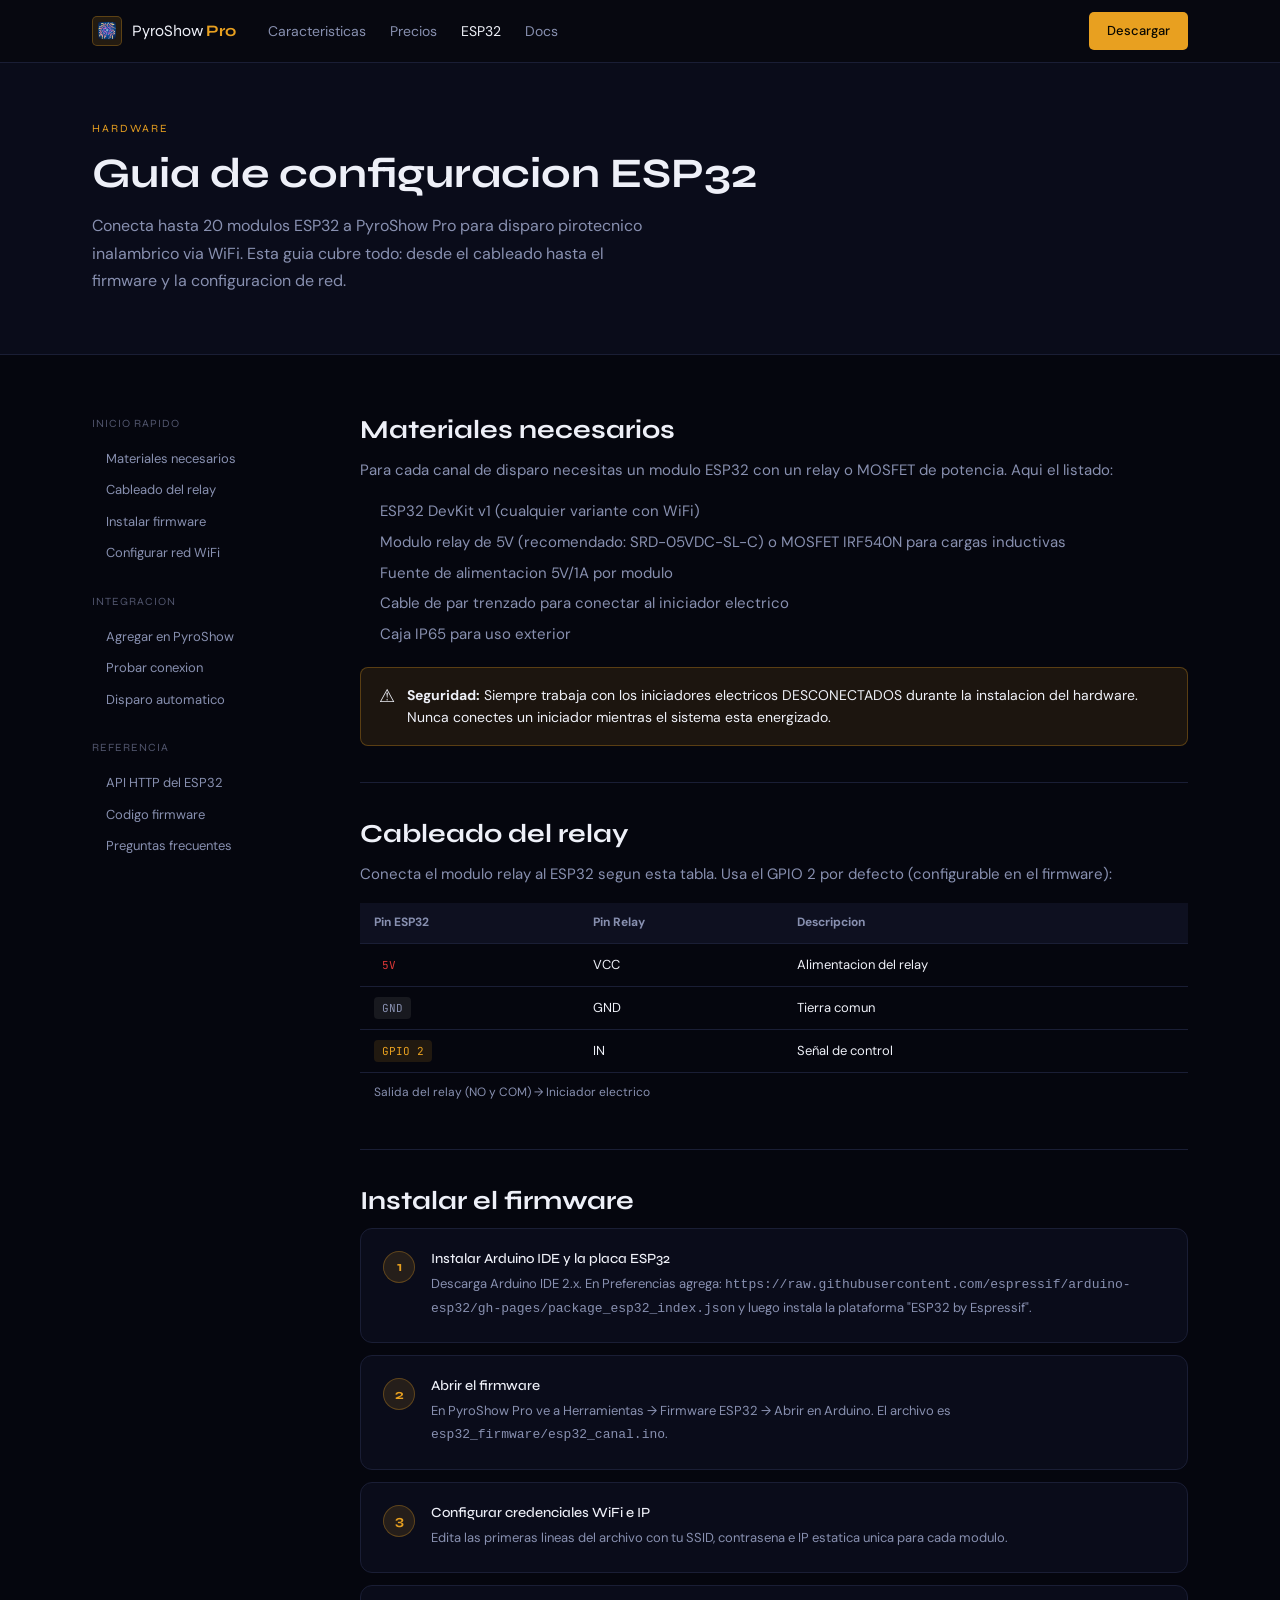
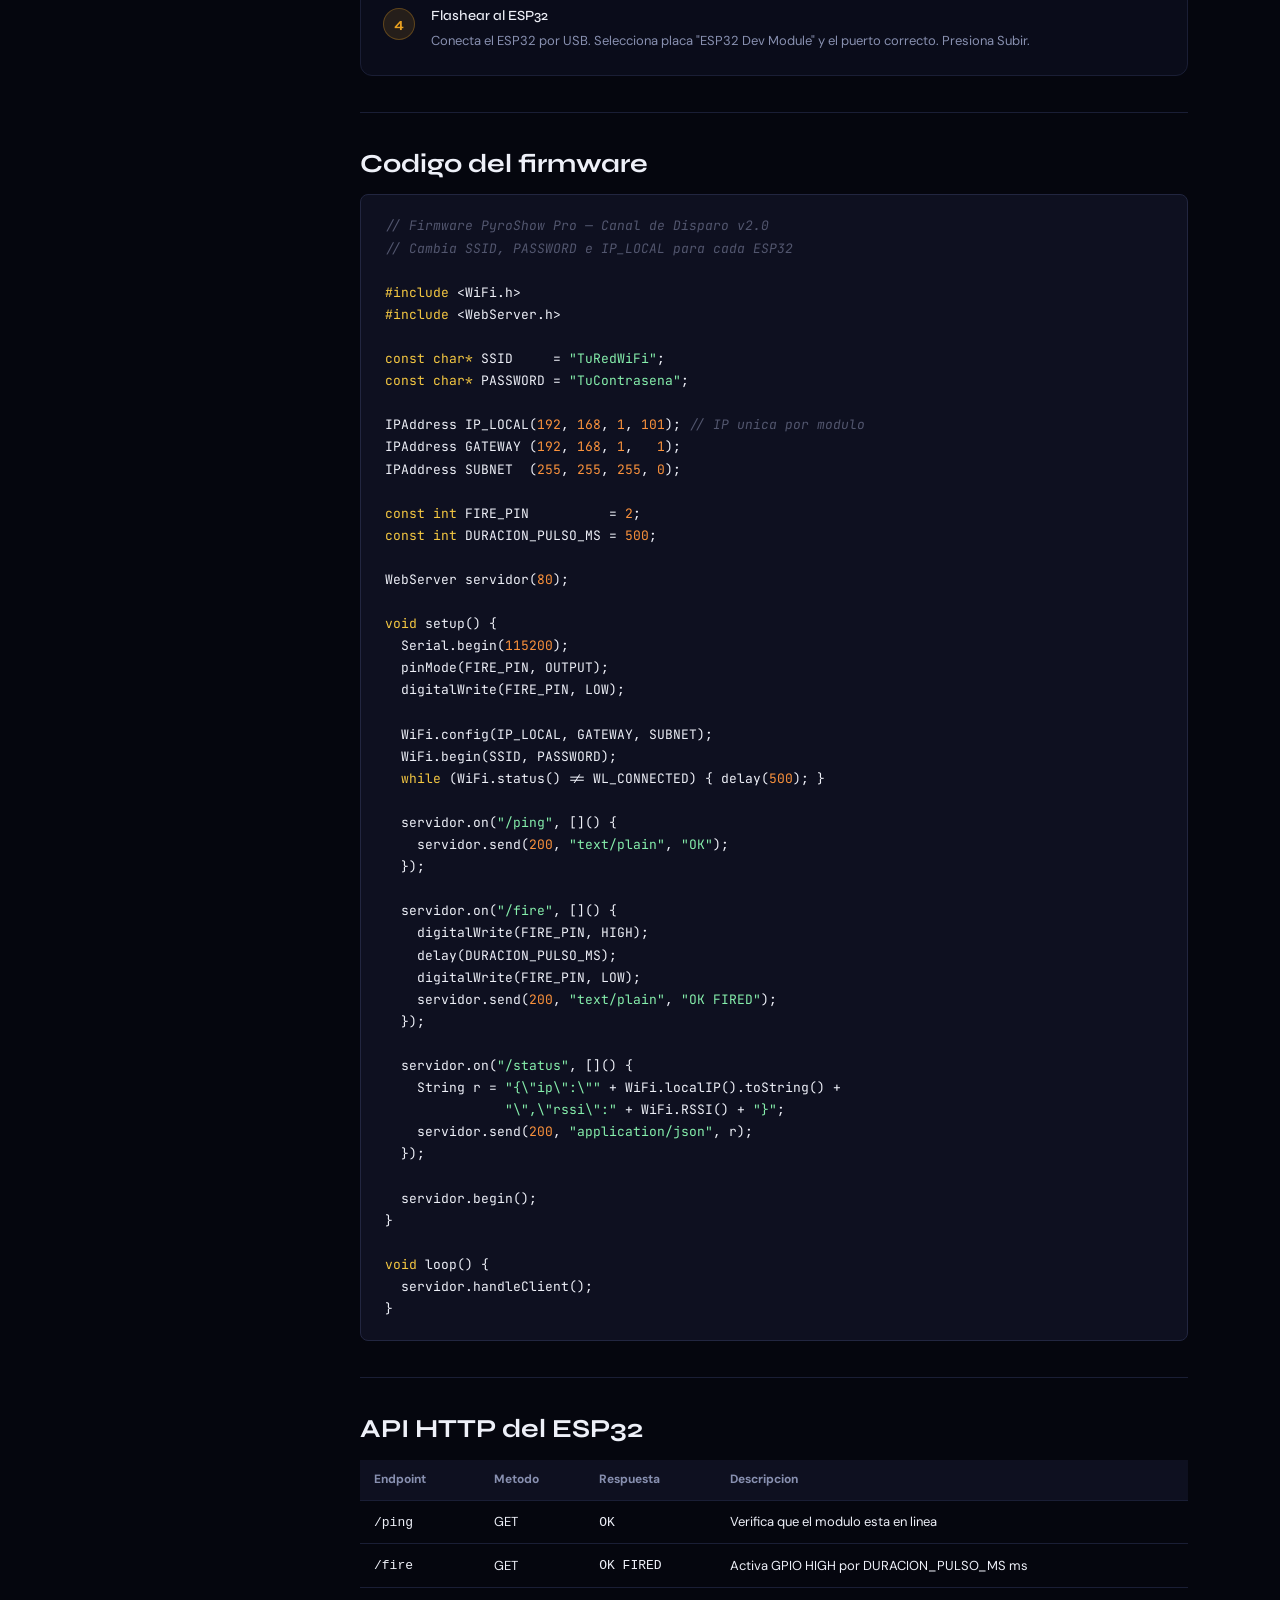
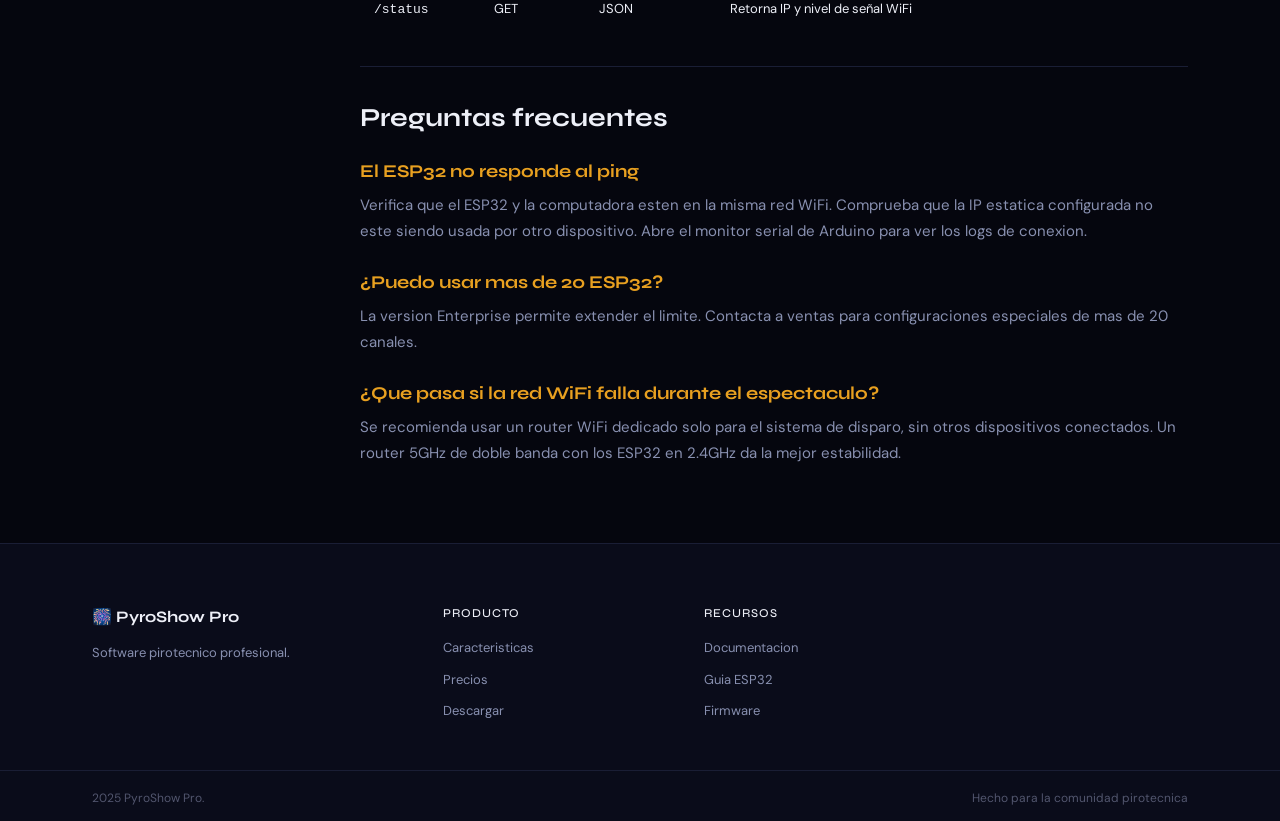
<file: pages/esp32.html>
<!DOCTYPE html>
<html lang="es">
<head>
  <meta charset="UTF-8" />
  <meta name="viewport" content="width=device-width, initial-scale=1.0"/>
  <title>Guia ESP32 — PyroShow Pro</title>
  <link rel="stylesheet" href="../css/variables.css"/>
  <link rel="stylesheet" href="../css/base.css"/>
  <link rel="stylesheet" href="../css/nav.css"/>
  <link rel="stylesheet" href="../css/footer.css"/>
  <link rel="preconnect" href="https://fonts.googleapis.com"/>
  <link href="https://fonts.googleapis.com/css2?family=Syne:wght@400;500;700&family=DM+Sans:wght@300;400;500&family=JetBrains+Mono:wght@400;500&display=swap" rel="stylesheet"/>
  <style>
    .page-hero{padding:120px 0 60px;border-bottom:1px solid var(--border);background:var(--surface)}
    .page-hero h1{font-size:42px;margin-bottom:14px}
    .page-hero p{font-size:16px;color:var(--muted);max-width:580px;line-height:1.7}
    .docs-layout{display:grid;grid-template-columns:220px 1fr;gap:48px;padding:60px 0}
    .docs-sidebar{position:sticky;top:80px;align-self:start}
    .docs-nav-title{font-size:11px;color:var(--muted2);text-transform:uppercase;letter-spacing:1px;margin-bottom:10px;font-family:var(--font-display)}
    .docs-nav a{display:block;font-size:13px;color:var(--muted);padding:5px 0;border-left:2px solid transparent;padding-left:12px;transition:all 0.15s}
    .docs-nav a:hover,.docs-nav a.active{color:var(--text);border-left-color:var(--gold)}
    .docs-nav-group{margin-bottom:24px}
    .docs-content h2{font-size:26px;margin:36px 0 12px;padding-top:36px;border-top:1px solid var(--border)}
    .docs-content h2:first-child{margin-top:0;padding-top:0;border-top:none}
    .docs-content h3{font-size:18px;margin:28px 0 10px;color:var(--gold)}
    .docs-content p{font-size:15px;color:var(--muted);margin-bottom:16px;line-height:1.75}
    .docs-content ul{margin:0 0 16px 20px;display:flex;flex-direction:column;gap:6px}
    .docs-content li{font-size:15px;color:var(--muted);line-height:1.65}
    .code-block{background:var(--surface2);border:1px solid var(--border2);border-radius:var(--radius-md);padding:20px 24px;margin:16px 0 24px;overflow-x:auto}
    .code-block pre{font-family:'JetBrains Mono',monospace;font-size:13px;color:var(--text);line-height:1.7;margin:0}
    .code-block .kw{color:#f5c842}
    .code-block .cm{color:var(--muted2);font-style:italic}
    .code-block .str{color:#86efac}
    .code-block .num{color:#fb923c}
    .alert{display:flex;gap:12px;padding:16px 18px;border-radius:var(--radius-md);margin:20px 0;font-size:14px;line-height:1.6}
    .alert-info{background:var(--blue-dim);border:1px solid rgba(77,110,245,0.3);color:var(--text)}
    .alert-warn{background:rgba(232,160,32,0.10);border:1px solid rgba(232,160,32,0.3);color:var(--text)}
    .alert-icon{font-size:18px;flex-shrink:0;line-height:1.4}
    .step-card{background:var(--surface);border:1px solid var(--border);border-radius:var(--radius-lg);padding:22px;margin:12px 0;display:flex;gap:16px}
    .step-num{width:32px;height:32px;background:var(--gold-dim);border:1px solid rgba(232,160,32,0.3);border-radius:50%;display:flex;align-items:center;justify-content:center;font-family:var(--font-display);font-weight:700;color:var(--gold);flex-shrink:0;font-size:14px}
    .step-body h4{font-size:14px;font-weight:500;margin-bottom:6px}
    .step-body p{font-size:13px;color:var(--muted);margin:0}
    .wiring-table{width:100%;border-collapse:collapse;margin:16px 0;font-size:13px}
    .wiring-table th{background:var(--surface2);padding:10px 14px;text-align:left;font-size:12px;color:var(--muted);border-bottom:1px solid var(--border)}
    .wiring-table td{padding:10px 14px;border-bottom:1px solid var(--border);color:var(--text)}
    .wiring-table tr:last-child td{border-bottom:none}
    .pin{display:inline-block;padding:2px 8px;border-radius:4px;font-family:'JetBrains Mono',monospace;font-size:11px}
    .pin-gpio{background:var(--gold-dim);color:var(--gold)}
    .pin-vcc{background:var(--red-dim);color:var(--red)}
    .pin-gnd{background:rgba(100,100,100,0.2);color:var(--muted)}
  </style>
</head>
<body>
  <nav class="nav" id="nav">
    <div class="nav-inner">
      <a href="../index.html" class="nav-logo">
        <span class="nav-logo-icon">&#127878;</span>
        <span>PyroShow <strong>Pro</strong></span>
      </a>
      <ul class="nav-links">
        <li><a href="../index.html#features">Caracteristicas</a></li>
        <li><a href="../index.html#pricing">Precios</a></li>
        <li><a href="esp32.html" class="active">ESP32</a></li>
        <li><a href="docs.html">Docs</a></li>
      </ul>
      <div class="nav-actions">
        <a href="../index.html#pricing" class="btn-cta">Descargar</a>
      </div>
    </div>
  </nav>

  <div class="page-hero">
    <div class="container">
      <div class="section-label">Hardware</div>
      <h1>Guia de configuracion ESP32</h1>
      <p>Conecta hasta 20 modulos ESP32 a PyroShow Pro para disparo pirotecnico inalambrico via WiFi. Esta guia cubre todo: desde el cableado hasta el firmware y la configuracion de red.</p>
    </div>
  </div>

  <div class="container">
    <div class="docs-layout">

      <!-- Sidebar -->
      <aside class="docs-sidebar">
        <nav class="docs-nav">
          <div class="docs-nav-group">
            <div class="docs-nav-title">Inicio rapido</div>
            <a href="#hardware">Materiales necesarios</a>
            <a href="#cableado">Cableado del relay</a>
            <a href="#firmware">Instalar firmware</a>
            <a href="#red">Configurar red WiFi</a>
          </div>
          <div class="docs-nav-group">
            <div class="docs-nav-title">Integracion</div>
            <a href="#software">Agregar en PyroShow</a>
            <a href="#prueba">Probar conexion</a>
            <a href="#disparo">Disparo automatico</a>
          </div>
          <div class="docs-nav-group">
            <div class="docs-nav-title">Referencia</div>
            <a href="#api">API HTTP del ESP32</a>
            <a href="#firmware-code">Codigo firmware</a>
            <a href="#faq">Preguntas frecuentes</a>
          </div>
        </nav>
      </aside>

      <!-- Contenido -->
      <main class="docs-content">

        <h2 id="hardware">Materiales necesarios</h2>
        <p>Para cada canal de disparo necesitas un modulo ESP32 con un relay o MOSFET de potencia. Aqui el listado:</p>
        <ul>
          <li>ESP32 DevKit v1 (cualquier variante con WiFi)</li>
          <li>Modulo relay de 5V (recomendado: SRD-05VDC-SL-C) o MOSFET IRF540N para cargas inductivas</li>
          <li>Fuente de alimentacion 5V/1A por modulo</li>
          <li>Cable de par trenzado para conectar al iniciador electrico</li>
          <li>Caja IP65 para uso exterior</li>
        </ul>

        <div class="alert alert-warn">
          <span class="alert-icon">&#9888;</span>
          <span><strong>Seguridad:</strong> Siempre trabaja con los iniciadores electricos DESCONECTADOS durante la instalacion del hardware. Nunca conectes un iniciador mientras el sistema esta energizado.</span>
        </div>

        <h2 id="cableado">Cableado del relay</h2>
        <p>Conecta el modulo relay al ESP32 segun esta tabla. Usa el GPIO 2 por defecto (configurable en el firmware):</p>

        <table class="wiring-table">
          <thead>
            <tr><th>Pin ESP32</th><th>Pin Relay</th><th>Descripcion</th></tr>
          </thead>
          <tbody>
            <tr><td><span class="pin pin-vcc">5V</span></td><td>VCC</td><td>Alimentacion del relay</td></tr>
            <tr><td><span class="pin pin-gnd">GND</span></td><td>GND</td><td>Tierra comun</td></tr>
            <tr><td><span class="pin pin-gpio">GPIO 2</span></td><td>IN</td><td>Señal de control</td></tr>
            <tr><td colspan="3" style="color:var(--muted);font-size:12px">Salida del relay (NO y COM) → Iniciador electrico</td></tr>
          </tbody>
        </table>

        <h2 id="firmware">Instalar el firmware</h2>

        <div class="step-card">
          <div class="step-num">1</div>
          <div class="step-body">
            <h4>Instalar Arduino IDE y la placa ESP32</h4>
            <p>Descarga Arduino IDE 2.x. En Preferencias agrega: <code>https://raw.githubusercontent.com/espressif/arduino-esp32/gh-pages/package_esp32_index.json</code> y luego instala la plataforma "ESP32 by Espressif".</p>
          </div>
        </div>

        <div class="step-card">
          <div class="step-num">2</div>
          <div class="step-body">
            <h4>Abrir el firmware</h4>
            <p>En PyroShow Pro ve a Herramientas → Firmware ESP32 → Abrir en Arduino. El archivo es <code>esp32_firmware/esp32_canal.ino</code>.</p>
          </div>
        </div>

        <div class="step-card">
          <div class="step-num">3</div>
          <div class="step-body">
            <h4>Configurar credenciales WiFi e IP</h4>
            <p>Edita las primeras lineas del archivo con tu SSID, contrasena e IP estatica unica para cada modulo.</p>
          </div>
        </div>

        <div class="step-card">
          <div class="step-num">4</div>
          <div class="step-body">
            <h4>Flashear al ESP32</h4>
            <p>Conecta el ESP32 por USB. Selecciona placa "ESP32 Dev Module" y el puerto correcto. Presiona Subir.</p>
          </div>
        </div>

        <h2 id="firmware-code">Codigo del firmware</h2>
        <div class="code-block">
<pre><span class="cm">// Firmware PyroShow Pro — Canal de Disparo v2.0
// Cambia SSID, PASSWORD e IP_LOCAL para cada ESP32</span>

<span class="kw">#include</span> &lt;WiFi.h&gt;
<span class="kw">#include</span> &lt;WebServer.h&gt;

<span class="kw">const char*</span> SSID     = <span class="str">"TuRedWiFi"</span>;
<span class="kw">const char*</span> PASSWORD = <span class="str">"TuContrasena"</span>;

IPAddress IP_LOCAL(<span class="num">192</span>, <span class="num">168</span>, <span class="num">1</span>, <span class="num">101</span>); <span class="cm">// IP unica por modulo</span>
IPAddress GATEWAY (<span class="num">192</span>, <span class="num">168</span>, <span class="num">1</span>,   <span class="num">1</span>);
IPAddress SUBNET  (<span class="num">255</span>, <span class="num">255</span>, <span class="num">255</span>, <span class="num">0</span>);

<span class="kw">const int</span> FIRE_PIN          = <span class="num">2</span>;
<span class="kw">const int</span> DURACION_PULSO_MS = <span class="num">500</span>;

WebServer servidor(<span class="num">80</span>);

<span class="kw">void</span> setup() {
  Serial.begin(<span class="num">115200</span>);
  pinMode(FIRE_PIN, OUTPUT);
  digitalWrite(FIRE_PIN, LOW);

  WiFi.config(IP_LOCAL, GATEWAY, SUBNET);
  WiFi.begin(SSID, PASSWORD);
  <span class="kw">while</span> (WiFi.status() != WL_CONNECTED) { delay(<span class="num">500</span>); }

  servidor.on(<span class="str">"/ping"</span>, []() {
    servidor.send(<span class="num">200</span>, <span class="str">"text/plain"</span>, <span class="str">"OK"</span>);
  });

  servidor.on(<span class="str">"/fire"</span>, []() {
    digitalWrite(FIRE_PIN, HIGH);
    delay(DURACION_PULSO_MS);
    digitalWrite(FIRE_PIN, LOW);
    servidor.send(<span class="num">200</span>, <span class="str">"text/plain"</span>, <span class="str">"OK FIRED"</span>);
  });

  servidor.on(<span class="str">"/status"</span>, []() {
    String r = <span class="str">"{\"ip\":\""</span> + WiFi.localIP().toString() +
               <span class="str">"\",\"rssi\":"</span> + WiFi.RSSI() + <span class="str">"}"</span>;
    servidor.send(<span class="num">200</span>, <span class="str">"application/json"</span>, r);
  });

  servidor.begin();
}

<span class="kw">void</span> loop() {
  servidor.handleClient();
}</pre>
        </div>

        <h2 id="api">API HTTP del ESP32</h2>
        <table class="wiring-table">
          <thead><tr><th>Endpoint</th><th>Metodo</th><th>Respuesta</th><th>Descripcion</th></tr></thead>
          <tbody>
            <tr><td><code>/ping</code></td><td>GET</td><td><code>OK</code></td><td>Verifica que el modulo esta en linea</td></tr>
            <tr><td><code>/fire</code></td><td>GET</td><td><code>OK FIRED</code></td><td>Activa GPIO HIGH por DURACION_PULSO_MS ms</td></tr>
            <tr><td><code>/status</code></td><td>GET</td><td>JSON</td><td>Retorna IP y nivel de señal WiFi</td></tr>
          </tbody>
        </table>

        <h2 id="faq">Preguntas frecuentes</h2>
        <h3>El ESP32 no responde al ping</h3>
        <p>Verifica que el ESP32 y la computadora esten en la misma red WiFi. Comprueba que la IP estatica configurada no este siendo usada por otro dispositivo. Abre el monitor serial de Arduino para ver los logs de conexion.</p>

        <h3>¿Puedo usar mas de 20 ESP32?</h3>
        <p>La version Enterprise permite extender el limite. Contacta a ventas para configuraciones especiales de mas de 20 canales.</p>

        <h3>¿Que pasa si la red WiFi falla durante el espectaculo?</h3>
        <p>Se recomienda usar un router WiFi dedicado solo para el sistema de disparo, sin otros dispositivos conectados. Un router 5GHz de doble banda con los ESP32 en 2.4GHz da la mejor estabilidad.</p>

      </main>
    </div>
  </div>

  <footer class="footer">
    <div class="container footer-inner">
      <div class="footer-brand">
        <div class="footer-logo">&#127878; PyroShow Pro</div>
        <p class="footer-tagline">Software pirotecnico profesional.</p>
      </div>
      <div class="footer-col">
        <div class="footer-col-title">Producto</div>
        <a href="../index.html#features">Caracteristicas</a>
        <a href="../index.html#pricing">Precios</a>
        <a href="download.html">Descargar</a>
      </div>
      <div class="footer-col">
        <div class="footer-col-title">Recursos</div>
        <a href="docs.html">Documentacion</a>
        <a href="esp32.html">Guia ESP32</a>
        <a href="firmware.html">Firmware</a>
      </div>
    </div>
    <div class="footer-bottom">
      <div class="container">
        <span>2025 PyroShow Pro.</span>
        <span>Hecho para la comunidad pirotecnica</span>
      </div>
    </div>
  </footer>
  <script src="../js/nav.js"></script>
</body>
</html>
</file>
<file: css/variables.css>
:root {
  /* ── Paleta principal */
  --bg:       #05060e;
  --bg2:      #080916;
  --s1:       #0a0c1a;
  --s2:       #0e1020;
  --s3:       #131628;
  --b1:       #1a1e35;
  --b2:       #222640;
  --b3:       #2e3358;
  --gold:     #e8a020;
  --gold2:    #f5c842;
  --golddim:  rgba(232,160,32,.12);
  --red:      #e03838;
  --reddim:   rgba(224,56,56,.12);
  --blue:     #4d6ef5;
  --bluedim:  rgba(77,110,245,.12);
  --green:    #22c55e;
  --greendim: rgba(34,197,94,.12);
  --purple:   #8b5cf6;
  --text:     #eef0f8;
  --m1:       #8890b0;
  --m2:       #52566e;
  --surface:  var(--s1);
  --surface2: var(--s2);
  --surface3: var(--s3);
  --border:   var(--b1);
  --border2:  var(--b2);
  --muted:    var(--m1);
  --muted2:   var(--m2);
  --gold-dim: var(--golddim);
  --green-dim:var(--greendim);
  /* ── Tipografía */
  --font-display: 'Syne', sans-serif;
  --font-body:    'DM Sans', sans-serif;
  --font-mono:    'JetBrains Mono', monospace;
  /* ── Espaciado */
  --radius-sm: 5px;
  --radius-md: 8px;
  --radius-lg: 12px;
  --radius-xl: 18px;
}
</file>
<file: css/base.css>
/* base.css — Reset y tipografia base */
*, *::before, *::after { box-sizing: border-box; margin: 0; padding: 0; }

html { scroll-behavior: smooth; font-size: 16px; }

body {
  background: var(--bg);
  color: var(--text);
  font-family: var(--font-body);
  font-size: 15px;
  line-height: 1.65;
  -webkit-font-smoothing: antialiased;
  overflow-x: hidden;
}

h1, h2, h3, h4 {
  font-family: var(--font-display);
  font-weight: 700;
  line-height: 1.15;
  color: var(--text);
}

a { color: inherit; text-decoration: none; }
ul { list-style: none; }
img, svg { display: block; max-width: 100%; }
button, input, select { font-family: var(--font-body); }

.container {
  max-width: 1160px;
  margin: 0 auto;
  padding: 0 32px;
}

/* BOTONES GLOBALES */
.btn-primary {
  display: inline-flex;
  align-items: center;
  gap: 8px;
  background: var(--gold);
  color: #0a0800;
  font-weight: 500;
  font-size: 14px;
  padding: 13px 24px;
  border-radius: var(--radius-md);
  border: none;
  cursor: pointer;
  transition: background var(--transition), transform var(--transition);
}
.btn-primary:hover { background: var(--gold2); transform: translateY(-1px); }
.btn-primary.btn-large { font-size: 15px; padding: 15px 30px; }

.btn-outline {
  display: inline-flex;
  align-items: center;
  gap: 8px;
  background: transparent;
  color: var(--text);
  font-size: 14px;
  padding: 12px 22px;
  border-radius: var(--radius-md);
  border: 1px solid var(--border2);
  cursor: pointer;
  transition: border-color var(--transition), background var(--transition);
}
.btn-outline:hover { border-color: var(--muted); background: rgba(255,255,255,0.04); }
.btn-outline.btn-large { font-size: 15px; padding: 14px 28px; }

.btn-ghost {
  color: var(--muted);
  font-size: 14px;
  transition: color var(--transition);
}
.btn-ghost:hover { color: var(--text); }

/* SECCION LABEL */
.section-label {
  font-size: 11px;
  font-family: var(--font-display);
  color: var(--gold);
  letter-spacing: 2px;
  text-transform: uppercase;
  margin-bottom: 12px;
}

.section-title {
  font-size: 36px;
  font-weight: 700;
  margin-bottom: 14px;
  letter-spacing: -0.3px;
}

.section-sub {
  font-size: 16px;
  color: var(--muted);
  max-width: 520px;
  line-height: 1.7;
}

.section {
  padding: 88px 0;
}

/* GRADIENT TEXT */
.gradient-text {
  background: linear-gradient(90deg, var(--gold) 0%, #ff6b35 100%);
  -webkit-background-clip: text;
  -webkit-text-fill-color: transparent;
  background-clip: text;
}

/* TABLA DE COMPARACION COLORES */
.chk  { color: var(--green); text-align: center; }
.xmark { color: var(--red);  text-align: center; }
.hl   { background: rgba(232,160,32,0.06); }

/* SCROLLBAR PERSONALIZADO */
::-webkit-scrollbar { width: 6px; height: 6px; }
::-webkit-scrollbar-track { background: var(--surface); }
::-webkit-scrollbar-thumb { background: var(--border2); border-radius: 3px; }
::-webkit-scrollbar-thumb:hover { background: var(--muted2); }

/* FADE UP (clase base para animaciones) */
.fade-up {
  opacity: 0;
  transform: translateY(24px);
  transition: opacity 0.6s ease, transform 0.6s ease;
}
.fade-up.visible {
  opacity: 1;
  transform: translateY(0);
}
</file>
<file: css/nav.css>
/* nav.css */
.nav {
  position: fixed;
  top: 0; left: 0; right: 0;
  z-index: 1000;
  background: rgba(7,8,15,0.88);
  backdrop-filter: blur(18px);
  -webkit-backdrop-filter: blur(18px);
  border-bottom: 1px solid var(--border);
  transition: background var(--transition);
}
.nav.scrolled {
  background: rgba(7,8,15,0.97);
}
.nav-inner {
  max-width: 1160px;
  margin: 0 auto;
  padding: 0 32px;
  height: 62px;
  display: flex;
  align-items: center;
  gap: 32px;
}
.nav-logo {
  display: flex;
  align-items: center;
  gap: 10px;
  font-family: var(--font-display);
  font-size: 16px;
  color: var(--text);
  flex-shrink: 0;
}
.nav-logo-icon {
  width: 30px;
  height: 30px;
  background: var(--gold-dim);
  border: 1px solid rgba(232,160,32,0.3);
  border-radius: var(--radius-sm);
  display: flex;
  align-items: center;
  justify-content: center;
  font-size: 16px;
}
.nav-logo strong { color: var(--gold); }

.nav-links {
  display: flex;
  align-items: center;
  gap: 24px;
  flex: 1;
}
.nav-links a {
  font-size: 14px;
  color: var(--muted);
  transition: color var(--transition);
  white-space: nowrap;
}
.nav-links a:hover, .nav-links a.active { color: var(--text); }

.nav-actions {
  display: flex;
  align-items: center;
  gap: 12px;
  flex-shrink: 0;
}

.btn-cta {
  background: var(--gold);
  color: #0a0800;
  font-size: 13px;
  font-weight: 500;
  padding: 8px 18px;
  border-radius: var(--radius-sm);
  transition: background var(--transition);
  white-space: nowrap;
}
.btn-cta:hover { background: var(--gold2); }

.btn-ghost {
  font-size: 13px;
  font-weight: 400;
  color: var(--text-muted, #8890b0);
  padding: 8px 16px;
  border-radius: var(--radius-sm);
  border: 1px solid rgba(255,255,255,.12);
  transition: all .15s;
  white-space: nowrap;
}
.btn-ghost:hover {
  color: #eef0f8;
  border-color: rgba(255,255,255,.25);
  background: rgba(255,255,255,.06);
}

.nav-hamburger {
  display: none;
  flex-direction: column;
  gap: 5px;
  background: none;
  border: none;
  cursor: pointer;
  padding: 4px;
}
.nav-hamburger span {
  display: block;
  width: 22px;
  height: 2px;
  background: var(--muted);
  border-radius: 2px;
  transition: all var(--transition);
}

@media (max-width: 820px) {
  .nav-links { display: none; }
  .nav-actions .btn-ghost { display: none; }
  .nav-hamburger { display: flex; }

  .nav-links.open {
    display: flex;
    flex-direction: column;
    position: fixed;
    top: 62px; left: 0; right: 0;
    background: rgba(7,8,15,0.98);
    border-bottom: 1px solid var(--border);
    padding: 20px 32px;
    gap: 16px;
  }
}
</file>
<file: css/hero.css>
/* hero.css */
.hero {
  position: relative;
  padding: 130px 0 60px;
  overflow: hidden;
  text-align: center;
}

/* Fondo decorativo */
.hero-bg {
  position: absolute;
  inset: 0;
  pointer-events: none;
  z-index: 0;
}
.hero-orb {
  position: absolute;
  border-radius: 50%;
  filter: blur(80px);
  opacity: 0.18;
}
.hero-orb-1 {
  width: 500px; height: 500px;
  background: radial-gradient(circle, #e8a020 0%, transparent 70%);
  top: -100px; left: -100px;
}
.hero-orb-2 {
  width: 400px; height: 400px;
  background: radial-gradient(circle, #e03030 0%, transparent 70%);
  top: -60px; right: -80px;
}
.hero-grid {
  position: absolute;
  inset: 0;
  background-image:
    linear-gradient(rgba(232,160,32,0.04) 1px, transparent 1px),
    linear-gradient(90deg, rgba(232,160,32,0.04) 1px, transparent 1px);
  background-size: 60px 60px;
  mask-image: radial-gradient(ellipse 80% 60% at 50% 0%, black 30%, transparent 80%);
}

.hero .container { position: relative; z-index: 1; }

.hero-badge {
  display: inline-flex;
  align-items: center;
  gap: 8px;
  background: rgba(232,160,32,0.10);
  border: 1px solid rgba(232,160,32,0.28);
  color: var(--gold);
  border-radius: 20px;
  padding: 5px 14px;
  font-size: 12px;
  margin-bottom: 28px;
  animation-delay: 0.1s;
}
.badge-dot {
  width: 6px; height: 6px;
  background: var(--green);
  border-radius: 50%;
  animation: pulse 2s infinite;
}
@keyframes pulse {
  0%,100%{ opacity:1; transform:scale(1); }
  50%    { opacity:0.5; transform:scale(1.3); }
}

.hero-title {
  font-size: clamp(38px, 6vw, 64px);
  letter-spacing: -1px;
  margin-bottom: 22px;
  animation-delay: 0.15s;
}

.hero-sub {
  font-size: 17px;
  color: var(--muted);
  max-width: 580px;
  margin: 0 auto 36px;
  line-height: 1.75;
  animation-delay: 0.2s;
}

.hero-actions {
  display: flex;
  align-items: center;
  justify-content: center;
  gap: 12px;
  flex-wrap: wrap;
  margin-bottom: 28px;
  animation-delay: 0.25s;
}

.hero-trust {
  display: flex;
  align-items: center;
  justify-content: center;
  gap: 16px;
  font-size: 12px;
  color: var(--muted);
  margin-bottom: 0;
  animation-delay: 0.3s;
}
.trust-flags {
  display: flex;
  gap: 10px;
  font-size: 12px;
}

/* APP FRAME (preview del software) */
.hero-preview {
  margin-top: 52px;
  animation-delay: 0.35s;
}

.app-frame {
  background: var(--surface);
  border: 1px solid var(--border2);
  border-radius: var(--radius-lg);
  overflow: hidden;
  box-shadow: 0 0 0 1px rgba(255,255,255,0.04), var(--shadow-lg);
  text-align: left;
}

.app-titlebar {
  display: flex;
  align-items: center;
  gap: 8px;
  padding: 10px 16px;
  background: #090a16;
  border-bottom: 1px solid var(--border);
}
.app-dots { display: flex; gap: 6px; }
.dot {
  width: 11px; height: 11px;
  border-radius: 50%;
}
.dot.red    { background: #ff5f57; }
.dot.yellow { background: #febc2e; }
.dot.green  { background: #28c840; }
.app-filename {
  font-size: 12px;
  color: var(--muted);
  flex: 1;
  text-align: center;
}
.app-ver { font-size: 11px; color: var(--muted2); }

.app-toolbar {
  display: flex;
  align-items: center;
  gap: 6px;
  padding: 6px 12px;
  background: #0c0d1c;
  border-bottom: 1px solid var(--border);
  font-size: 11px;
  flex-wrap: wrap;
}
.tb-btn {
  padding: 4px 10px;
  border-radius: 4px;
  border: none;
  font-size: 11px;
  cursor: pointer;
  font-family: var(--font-body);
}
.tb-play  { background: #16a34a; color: #fff; }
.tb-pause { background: #ca8a04; color: #fff; }
.tb-reset { background: #dc2626; color: #fff; }
.tb-ocultar { background: var(--surface3); color: var(--muted); border: 1px solid var(--border); }
.tb-time  { color: var(--gold); font-weight: 500; font-size: 12px; margin: 0 4px; }
.tb-sep   { width: 1px; height: 16px; background: var(--border); margin: 0 4px; }
.tb-info  { color: var(--muted2); font-size: 11px; }
.tb-esp   { font-size: 11px; color: var(--green); }

/* TIMELINE INSIDE FRAME */
.app-timeline {
  display: flex;
  height: 240px;
  overflow: hidden;
}
.tl-labels {
  width: 60px;
  flex-shrink: 0;
  background: #090a17;
  border-right: 1px solid var(--border);
  display: flex;
  flex-direction: column;
}
.tl-corner {
  height: 22px;
  border-bottom: 1px solid var(--border);
  background: #07080f;
}
.tl-label {
  height: 28px;
  display: flex;
  align-items: center;
  padding: 0 10px;
  font-size: 10px;
  color: var(--muted2);
  border-bottom: 1px solid #0e0f20;
}

.tl-content {
  flex: 1;
  display: flex;
  flex-direction: column;
  overflow: hidden;
}
.tl-ruler {
  height: 22px;
  background: #07080f;
  border-bottom: 1px solid var(--border);
  position: relative;
  font-size: 9px;
  color: var(--muted2);
}

.tl-tracks {
  flex: 1;
  position: relative;
  background: #090a16;
}
.tl-track {
  height: 28px;
  border-bottom: 1px solid #0d0e20;
}
.tl-track:nth-child(even) { background: rgba(255,255,255,0.01); }

/* CUE BLOCKS */
.cue {
  position: absolute;
  height: 20px;
  border-radius: 3px;
  display: flex;
  align-items: center;
  padding: 0 5px;
  font-size: 9px;
  font-weight: 500;
  color: #fff;
  white-space: nowrap;
  overflow: hidden;
  cursor: pointer;
  transition: brightness 0.15s;
}
.cue:hover { filter: brightness(1.2); }
.cue-red    { background: rgba(192,57,43,0.9);  border: 1px solid rgba(192,57,43,1); }
.cue-green  { background: rgba(39,174,96,0.9);  border: 1px solid rgba(39,174,96,1); }
.cue-gold   { background: rgba(212,168,23,0.9); border: 1px solid rgba(212,168,23,1); }
.cue-orange { background: rgba(224,120,32,0.9); border: 1px solid rgba(224,120,32,1); }
.cue-blue   { background: rgba(41,128,185,0.9); border: 1px solid rgba(41,128,185,1); }

/* PLAYHEAD */
.tl-playhead {
  position: absolute;
  top: 0; bottom: 0;
  width: 2px;
  background: var(--gold);
  left: 0;
  pointer-events: none;
  z-index: 10;
}
.tl-playhead::before {
  content: '';
  position: absolute;
  top: -22px;
  left: -5px;
  border: 5px solid transparent;
  border-bottom: 8px solid var(--gold);
}

/* PANEL ESP32 */
.tl-esp-panel {
  width: 280px;
  flex-shrink: 0;
  background: #07080e;
  border-left: 2px solid var(--red);
  display: flex;
  flex-direction: column;
  font-size: 11px;
}
.esp-header {
  padding: 8px 12px;
  font-size: 11px;
  color: var(--red);
  font-weight: 500;
  border-bottom: 1px solid var(--border);
  letter-spacing: 0.5px;
}
.esp-list { flex: 1; overflow-y: auto; }
.esp-row {
  display: flex;
  align-items: center;
  gap: 6px;
  padding: 5px 10px;
  border-bottom: 1px solid #0d0e1e;
  font-size: 10px;
}
.esp-led {
  width: 7px; height: 7px;
  border-radius: 50%;
  flex-shrink: 0;
}
.esp-ok      { background: var(--green); box-shadow: 0 0 4px var(--green); }
.esp-error   { background: var(--red); }
.esp-loading { background: var(--gold); }
.esp-ip   { color: var(--muted); flex: 1; font-size: 9px; }
.esp-name { color: var(--text); min-width: 48px; font-size: 10px; }
.esp-ms   { color: var(--muted2); min-width: 28px; text-align: right; }
.esp-fire {
  background: rgba(224,48,48,0.8);
  color: #fff;
  border: none;
  padding: 2px 7px;
  border-radius: 3px;
  font-size: 9px;
  cursor: pointer;
  font-family: var(--font-body);
  transition: background 0.15s;
}
.esp-fire:hover { background: var(--red); }
.esp-fire-all {
  background: var(--red);
  color: #fff;
  border: none;
  padding: 8px;
  font-size: 11px;
  font-weight: 500;
  cursor: pointer;
  font-family: var(--font-body);
  width: 100%;
  transition: background 0.15s;
  letter-spacing: 0.5px;
}
.esp-fire-all:hover { background: #ff2020; }
.esp-fire-all.firing { animation: fireFlash 0.3s ease; }
@keyframes fireFlash {
  0%,100%{ background:var(--red); }
  50%    { background:#ff4040; }
}

/* ADDBAR */
.app-addbar {
  display: flex;
  align-items: center;
  gap: 8px;
  padding: 6px 12px;
  background: #090a16;
  border-top: 1px solid var(--border);
  font-size: 11px;
  flex-wrap: wrap;
}
.addbar-lbl { color: var(--muted); }
.addbar-select {
  background: var(--surface3);
  color: var(--text);
  border: 1px solid var(--border2);
  border-radius: 4px;
  padding: 3px 6px;
  font-size: 11px;
}
.addbar-ch {
  background: var(--surface3);
  color: var(--text);
  border: 1px solid var(--border2);
  border-radius: 4px;
  padding: 3px 6px;
  font-size: 11px;
  width: 44px;
}
.addbar-btn {
  background: rgba(39,174,96,0.15);
  color: var(--green);
  border: 1px solid rgba(39,174,96,0.3);
  border-radius: 4px;
  padding: 4px 12px;
  font-size: 11px;
  cursor: pointer;
  transition: background 0.15s;
}
.addbar-btn:hover { background: rgba(39,174,96,0.25); }
.addbar-hint { color: var(--muted2); font-size: 10px; }

/* STATS BAR */
.stats-bar {
  border-top: 1px solid var(--border);
  border-bottom: 1px solid var(--border);
  background: var(--surface);
  padding: 0;
}
.stats-grid {
  display: grid;
  grid-template-columns: repeat(4, 1fr);
}
.stat {
  padding: 28px 24px;
  border-right: 1px solid var(--border);
  text-align: center;
}
.stat:last-child { border-right: none; }
.stat-num {
  font-family: var(--font-display);
  font-size: 30px;
  font-weight: 700;
  color: var(--gold);
  line-height: 1;
  margin-bottom: 6px;
}
.stat-lbl {
  font-size: 12px;
  color: var(--muted);
  line-height: 1.4;
}

@media (max-width: 680px) {
  .stats-grid { grid-template-columns: repeat(2,1fr); }
  .stat { border-bottom: 1px solid var(--border); }
  .app-timeline { height: 200px; }
  .tl-esp-panel { width: 180px; }
}
</file>
<file: css/sections.css>
/* sections.css */

/* ===================== FEATURES ===================== */
.features-section { background: var(--bg); }

.features-grid {
  display: grid;
  grid-template-columns: repeat(3, 1fr);
  gap: 16px;
  margin-top: 44px;
}

.feat-card {
  background: var(--surface);
  border: 1px solid var(--border);
  border-radius: var(--radius-lg);
  padding: 26px;
  transition: border-color var(--transition), transform var(--transition);
}
.feat-card:hover {
  border-color: var(--border2);
  transform: translateY(-2px);
}

.feat-icon {
  width: 40px; height: 40px;
  border-radius: var(--radius-md);
  display: flex;
  align-items: center;
  justify-content: center;
  margin-bottom: 16px;
}
.feat-gold { border: 1px solid rgba(232,160,32,0.3); background: var(--gold-dim); }
.feat-gold .feat-icon { background: var(--gold-dim); }
.feat-gold .feat-icon svg { stroke: var(--gold); }

.feat-blue { border: 1px solid rgba(77,110,245,0.3); background: var(--blue-dim); }
.feat-blue .feat-icon { background: var(--blue-dim); }
.feat-blue .feat-icon svg { stroke: var(--blue); }

.feat-red { border: 1px solid rgba(224,48,48,0.3); background: var(--red-dim); }
.feat-red .feat-icon { background: var(--red-dim); }
.feat-red .feat-icon svg { stroke: var(--red); }

.feat-green { border: 1px solid rgba(34,197,94,0.3); background: var(--green-dim); }
.feat-green .feat-icon { background: var(--green-dim); }
.feat-green .feat-icon svg { stroke: var(--green); }

.feat-card h3 {
  font-size: 15px;
  font-weight: 500;
  margin-bottom: 10px;
  font-family: var(--font-display);
}
.feat-card p {
  font-size: 13px;
  color: var(--muted);
  line-height: 1.65;
}

/* ===================== COMPARE ===================== */
.compare-section {
  background: var(--surface);
}

.compare-table-wrap {
  margin-top: 44px;
  border: 1px solid var(--border);
  border-radius: var(--radius-lg);
  overflow: hidden;
  overflow-x: auto;
}

.compare-table {
  width: 100%;
  border-collapse: collapse;
  font-size: 13px;
}
.compare-table th,
.compare-table td {
  padding: 14px 18px;
  border-bottom: 1px solid var(--border);
  text-align: center;
}
.compare-table th {
  background: var(--surface2);
  font-family: var(--font-display);
  font-size: 13px;
  font-weight: 500;
  color: var(--text);
}
.compare-feature-col {
  text-align: left !important;
  color: var(--muted);
  min-width: 200px;
}
.th-price {
  font-size: 11px;
  color: var(--muted);
  font-weight: 400;
  font-family: var(--font-body);
  display: block;
  margin-top: 2px;
}
.th-highlight {
  background: rgba(232,160,32,0.08) !important;
  color: var(--gold) !important;
}
.compare-table td.hl {
  background: rgba(232,160,32,0.05);
}
.compare-table tr:last-child td { border-bottom: none; }
.compare-table tr:hover td { background: rgba(255,255,255,0.02); }

/* ===================== TESTIMONIALS ===================== */
.testi-section { background: var(--bg); }

.testi-grid {
  display: grid;
  grid-template-columns: repeat(3, 1fr);
  gap: 16px;
  margin-top: 44px;
}

.testi-card {
  background: var(--surface);
  border: 1px solid var(--border);
  border-radius: var(--radius-lg);
  padding: 26px;
}
.testi-stars {
  color: var(--gold);
  font-size: 13px;
  letter-spacing: 2px;
  margin-bottom: 14px;
}
.testi-card blockquote {
  font-size: 14px;
  color: var(--text);
  line-height: 1.7;
  margin-bottom: 18px;
  font-style: italic;
}
.testi-author {
  display: flex;
  align-items: center;
  gap: 12px;
}
.testi-avatar {
  width: 36px; height: 36px;
  border-radius: 50%;
  display: flex;
  align-items: center;
  justify-content: center;
  font-size: 12px;
  font-weight: 500;
  flex-shrink: 0;
}
.av-gold  { background: var(--gold-dim);  color: var(--gold);  }
.av-blue  { background: var(--blue-dim);  color: var(--blue);  }
.av-green { background: var(--green-dim); color: var(--green); }

.testi-name { font-size: 13px; font-weight: 500; }
.testi-role { font-size: 11px; color: var(--muted); margin-top: 2px; }

/* ===================== CTA FINAL ===================== */
.cta-section {
  position: relative;
  padding: 100px 0;
  text-align: center;
  overflow: hidden;
  background: var(--surface2);
  border-top: 1px solid var(--border);
}
.cta-bg {
  position: absolute;
  inset: 0;
  pointer-events: none;
}
.cta-orb-1 {
  width: 400px; height: 400px;
  background: radial-gradient(circle, rgba(232,160,32,0.15) 0%, transparent 70%);
  top: -100px; left: 50%;
  transform: translateX(-50%);
  filter: blur(60px);
}
.cta-orb-2 {
  width: 300px; height: 300px;
  background: radial-gradient(circle, rgba(224,48,48,0.10) 0%, transparent 70%);
  bottom: -80px; right: 10%;
  filter: blur(50px);
}
.cta-inner {
  position: relative;
  z-index: 1;
}
.cta-inner h2 {
  font-size: 38px;
  margin-bottom: 14px;
}
.cta-inner p {
  font-size: 16px;
  color: var(--muted);
  margin-bottom: 36px;
}

/* ===================== RESPONSIVE ===================== */
@media (max-width: 900px) {
  .features-grid { grid-template-columns: repeat(2, 1fr); }
  .testi-grid    { grid-template-columns: 1fr; }
}
@media (max-width: 600px) {
  .features-grid { grid-template-columns: 1fr; }
  .section-title { font-size: 28px; }
}
</file>
<file: css/pricing.css>
/* pricing.css */
.pricing-section { background: var(--bg); }

.pricing-grid {
  display: grid;
  grid-template-columns: repeat(3, 1fr);
  gap: 16px;
  margin-top: 44px;
  align-items: start;
}

.price-card {
  background: var(--surface);
  border: 1px solid var(--border);
  border-radius: var(--radius-lg);
  padding: 30px;
  position: relative;
  display: flex;
  flex-direction: column;
  transition: border-color var(--transition);
}
.price-card:hover { border-color: var(--border2); }
.price-card.popular {
  border-color: var(--gold);
  background: linear-gradient(180deg, rgba(232,160,32,0.04) 0%, var(--surface) 40%);
}

.popular-badge {
  position: absolute;
  top: -12px;
  left: 50%;
  transform: translateX(-50%);
  background: var(--gold);
  color: #0a0800;
  font-size: 11px;
  font-weight: 500;
  padding: 3px 14px;
  border-radius: 20px;
  white-space: nowrap;
  font-family: var(--font-display);
}

.price-tier {
  font-size: 11px;
  font-family: var(--font-display);
  color: var(--muted);
  text-transform: uppercase;
  letter-spacing: 1.5px;
  margin-bottom: 10px;
}

.price-amount {
  font-family: var(--font-display);
  font-size: 38px;
  font-weight: 700;
  color: var(--text);
  line-height: 1;
  margin-bottom: 6px;
}
.price-amount span {
  font-size: 14px;
  color: var(--muted);
  font-weight: 400;
  font-family: var(--font-body);
}
.price-amount.gold { color: var(--gold); }

.price-desc {
  font-size: 13px;
  color: var(--muted);
  margin-bottom: 22px;
  line-height: 1.55;
  min-height: 40px;
}

.price-features {
  display: flex;
  flex-direction: column;
  gap: 10px;
  flex: 1;
  margin-bottom: 24px;
  padding-top: 18px;
  border-top: 1px solid var(--border);
}

.chk-feat,
.no-feat {
  display: flex;
  align-items: flex-start;
  gap: 9px;
  font-size: 13px;
}
.chk-feat { color: var(--text); }
.no-feat  { color: var(--muted2); text-decoration: line-through; }

.chk-feat::before {
  content: '✓';
  color: var(--green);
  font-weight: 700;
  flex-shrink: 0;
  margin-top: 1px;
}
.no-feat::before {
  content: '—';
  color: var(--muted2);
  flex-shrink: 0;
  margin-top: 1px;
}

.price-btn {
  display: block;
  text-align: center;
  padding: 12px;
  border-radius: var(--radius-md);
  font-size: 14px;
  font-weight: 500;
  border: 1px solid var(--border2);
  color: var(--text);
  background: transparent;
  cursor: pointer;
  transition: all var(--transition);
  font-family: var(--font-body);
}
.price-btn:hover {
  border-color: var(--muted);
  background: rgba(255,255,255,0.04);
}

.gold-btn {
  background: var(--gold);
  color: #0a0800;
  border-color: transparent;
}
.gold-btn:hover {
  background: var(--gold2);
  border-color: transparent;
  transform: translateY(-1px);
}

.pricing-guarantee {
  display: flex;
  align-items: center;
  justify-content: center;
  gap: 8px;
  margin-top: 28px;
  font-size: 13px;
  color: var(--muted);
}
.pricing-guarantee svg { stroke: var(--green); }

@media (max-width: 780px) {
  .pricing-grid { grid-template-columns: 1fr; max-width: 400px; margin-left: auto; margin-right: auto; }
}
</file>
<file: css/footer.css>
/* footer.css */
.footer {
  background: var(--surface);
  border-top: 1px solid var(--border);
  padding-top: 60px;
}

.footer-inner {
  display: grid;
  grid-template-columns: 1.4fr 1fr 1fr 1fr;
  gap: 40px;
  padding-bottom: 48px;
}

.footer-logo {
  font-family: var(--font-display);
  font-size: 16px;
  font-weight: 700;
  margin-bottom: 12px;
}

.footer-tagline {
  font-size: 13px;
  color: var(--muted);
  line-height: 1.65;
  margin-bottom: 20px;
}

.footer-social {
  display: flex;
  gap: 10px;
}
.footer-social a {
  width: 32px; height: 32px;
  background: var(--surface2);
  border: 1px solid var(--border);
  border-radius: var(--radius-sm);
  display: flex;
  align-items: center;
  justify-content: center;
  font-size: 11px;
  color: var(--muted);
  transition: all var(--transition);
}
.footer-social a:hover {
  border-color: var(--border2);
  color: var(--text);
}

.footer-col {
  display: flex;
  flex-direction: column;
  gap: 10px;
}

.footer-col-title {
  font-family: var(--font-display);
  font-size: 12px;
  font-weight: 500;
  color: var(--text);
  text-transform: uppercase;
  letter-spacing: 1px;
  margin-bottom: 4px;
}

.footer-col a {
  font-size: 13px;
  color: var(--muted);
  transition: color var(--transition);
}
.footer-col a:hover { color: var(--text); }

.footer-bottom {
  border-top: 1px solid var(--border);
  padding: 18px 0;
}
.footer-bottom .container {
  display: flex;
  justify-content: space-between;
  align-items: center;
  font-size: 12px;
  color: var(--muted2);
}

@media (max-width: 780px) {
  .footer-inner { grid-template-columns: 1fr 1fr; }
  .footer-brand { grid-column: 1 / -1; }
}
@media (max-width: 480px) {
  .footer-inner { grid-template-columns: 1fr; }
  .footer-bottom .container { flex-direction: column; gap: 6px; text-align: center; }
}
</file>
<file: css/animations.css>
/* animations.css */
@keyframes floatY {
  0%,100%{ transform:translateY(0); }
  50%    { transform:translateY(-6px); }
}

/* Stagger para los hero elements */
.hero-badge      { animation-delay: 0.1s; }
.hero-title      { animation-delay: 0.18s; }
.hero-sub        { animation-delay: 0.26s; }
.hero-actions    { animation-delay: 0.34s; }
.hero-trust      { animation-delay: 0.40s; }
.hero-preview    { animation-delay: 0.48s; }

/* Feature cards hover glow */
.feat-gold:hover { box-shadow: 0 0 24px rgba(232,160,32,0.10); }
.feat-blue:hover { box-shadow: 0 0 24px rgba(77,110,245,0.10); }
.feat-red:hover  { box-shadow: 0 0 24px rgba(224,48,48,0.10); }
.feat-green:hover{ box-shadow: 0 0 24px rgba(34,197,94,0.10); }

/* App frame levita */
.app-frame {
  animation: floatY 5s ease-in-out infinite;
}

/* Cue blink cuando se dispara */
@keyframes cueFire {
  0%  { filter: brightness(1); }
  30% { filter: brightness(2.5); }
  100%{ filter: brightness(1); }
}
.cue.firing { animation: cueFire 0.4s ease-out; }
</file>
